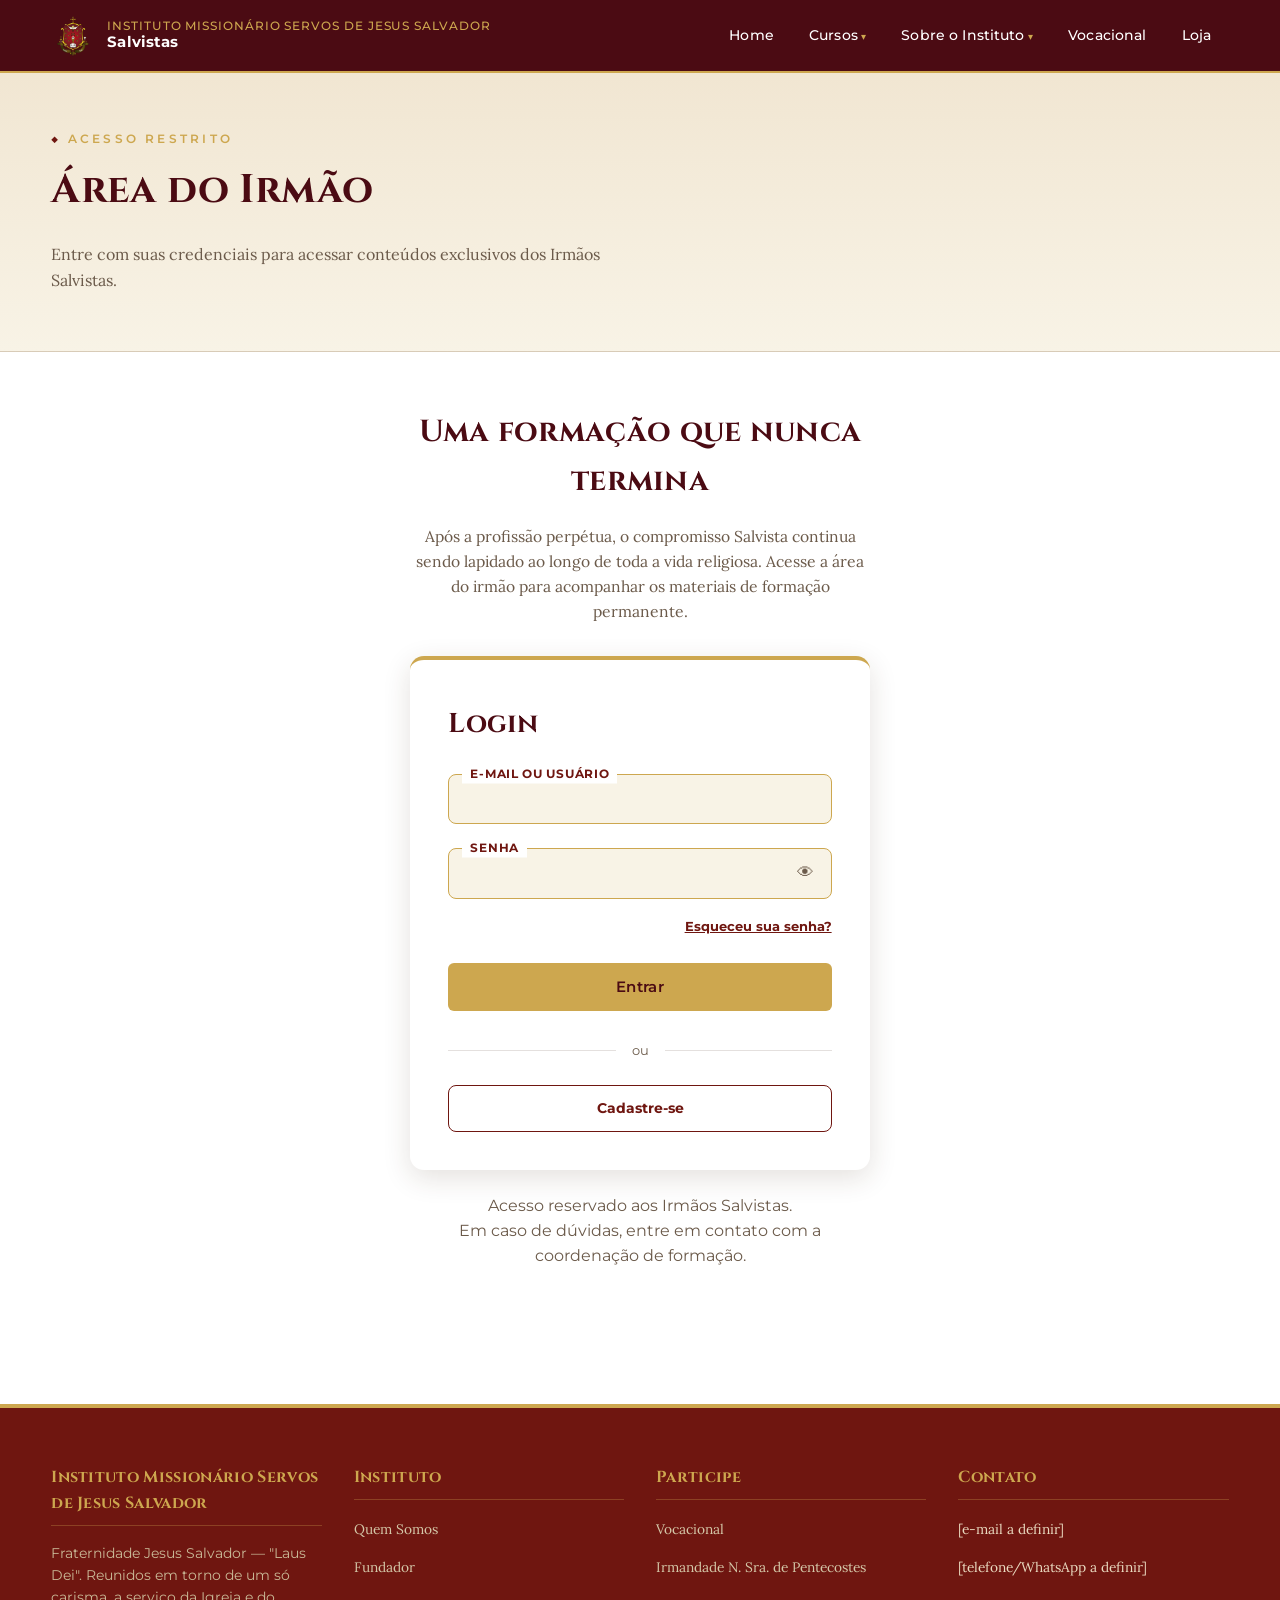
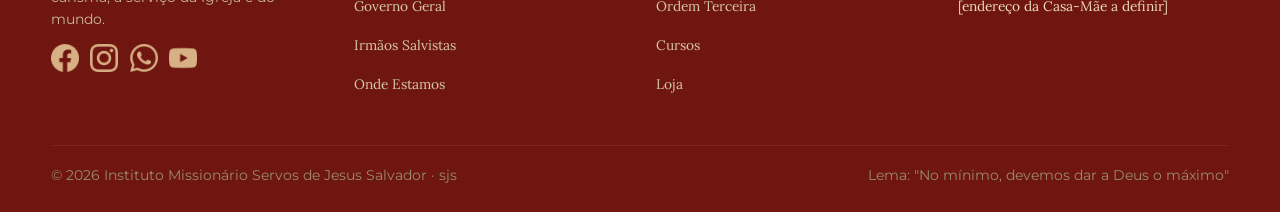
<file: area-do-irmao.html>
<!DOCTYPE html>
<html lang="pt-BR">
<head>
<meta charset="UTF-8">
<meta name="viewport" content="width=device-width, initial-scale=1.0">
<title>Área do Irmão | Instituto Missionário Servos de Jesus Salvador</title>
<meta name="description" content="Acesso à área restrita dos Irmãos Salvistas.">
<link rel="preconnect" href="https://fonts.googleapis.com">
<link rel="preconnect" href="https://fonts.gstatic.com" crossorigin>
<link href="https://fonts.googleapis.com/css2?family=Cinzel:wght@500;600&family=Lora:ital,wght@0,400;0,500;0,600;1,400&family=Montserrat:wght@500;600;700&display=swap" rel="stylesheet">
<link rel="stylesheet" href="formacao-permanente.css">
<link rel="stylesheet" href="index.css">
<style>
  /* --- Bloco de Login (específico desta página) --- */
  .login-section{ padding:3.5rem 0 4.5rem; }
  .login-wrap{
    max-width:460px; margin:0 auto; text-align:center;
  }
  .login-wrap .eyebrow{ display:block; }
  .login-wrap h2{
    font-family:var(--display); font-size:clamp(1.4rem,2.6vw,1.9rem);
    margin-bottom:.6em;
  }
  .login-wrap > p{
    color:var(--tinta-suave); font-size:.98rem; margin-bottom:2rem;
  }

  .login-box{
    background:#fff; border-radius:14px; padding:2.6rem 2.4rem 2.4rem;
    box-shadow:0 8px 28px rgba(67,40,24,.14); border-top:4px solid var(--dourado);
    text-align:left;
  }
  .login-box .box-title{
    font-family:var(--display); font-size:1.7rem; color:var(--vinho-escuro);
    margin-bottom:1.8rem;
  }

  /* campo com label flutuante estilo "notched border" */
  .login-box .field{ margin-bottom:1.5rem; position:relative; }
  .login-box .field label{
    position:absolute; top:0; left:14px; transform:translateY(-50%);
    background:#fff; padding:0 8px;
    font-family:var(--ui); font-style:normal; font-size:.74rem;
    color:var(--vinho); font-weight:700; letter-spacing:.06em; text-transform:uppercase;
    pointer-events:none;
  }
  .login-box input[type="text"],
  .login-box input[type="email"],
  .login-box input[type="password"]{
    width:100%; padding:1rem .95rem .85rem; font-family:var(--ui); font-size:.96rem;
    color:var(--tinta); background:var(--creme); border:1.5px solid var(--dourado);
    border-radius:8px; transition:border-color .25s ease, box-shadow .25s ease;
  }
  .login-box input:focus{
    outline:none; border-color:var(--vinho); box-shadow:0 0 0 3px rgba(111,22,16,.12);
  }
  .login-box .field.invalid input{
    border-color:#a3231d; background:#fdf1f0;
  }
  .login-box .field-error{
    display:none; font-family:var(--ui); font-size:.78rem; font-weight:600;
    color:#a3231d; margin-top:.4rem;
  }
  .login-box .field.invalid .field-error{ display:block; }
  .login-box .field.password{ position:relative; }
  .login-box .toggle-pw{
    position:absolute; right:14px; top:50%; transform:translateY(-50%);
    background:none; border:none; cursor:pointer; font-size:1.05rem;
    color:var(--tinta-suave); line-height:1; padding:.2rem;
  }
  .login-box .toggle-pw:hover{ color:var(--vinho); }

  .login-box .forgot-row{
    text-align:right; margin:-.6rem 0 1.5rem;
  }
  .login-box .forgot-row a{
    font-family:var(--ui); font-size:.84rem; font-weight:700; color:var(--vinho);
    text-decoration:underline;
  }
  .login-box .forgot-row a:hover{ color:var(--vinho-escuro); }

  .login-box .btn{ width:100%; font-size:.94rem; padding:.9rem 1.4rem; letter-spacing:.03em; }

  .login-divider{
    display:flex; align-items:center; gap:1rem; margin:1.8rem 0 1.5rem;
    font-family:var(--ui); font-size:.82rem; color:var(--tinta-suave);
  }
  .login-divider::before, .login-divider::after{
    content:""; flex:1; height:1px; background:var(--linha);
  }

  .login-alt{
    display:block; width:100%; text-align:center; padding:.85rem 1.2rem;
    border:1.5px solid var(--vinho); border-radius:8px; background:#fff;
    font-family:var(--ui); font-weight:700; font-size:.9rem; color:var(--vinho);
    cursor:pointer; margin-bottom:.9rem; transition:all .25s ease;
  }
  .login-alt:last-child{ margin-bottom:0; }
  .login-alt:hover{ background:rgba(111,22,16,.06); }

  .login-msg{
    display:none; font-family:var(--ui); font-size:.84rem; font-weight:600;
    padding:.7rem .9rem; border-radius:6px; margin-bottom:1.3rem;
  }
  .login-msg.show{ display:block; }
  .login-msg.error{ background:rgba(111,22,16,.08); color:var(--vinho); border:1px solid rgba(111,22,16,.25); }

  .login-note{
    text-align:center; font-family:var(--ui); font-size:.78rem; color:var(--tinta-suave);
    margin-top:1.4rem; line-height:1.6;
  }
  /* --- Responsivo --- */
  @media (max-width:480px){
    .login-section{ padding:2.2rem 0 3rem; }
    .login-box{ padding:1.8rem 1.3rem 1.6rem; border-radius:10px; }
    .login-box .box-title{ font-size:1.4rem; margin-bottom:1.3rem; }
    .login-alt{ font-size:.85rem; padding:.75rem 1rem; }
  }
  @media (min-width:1440px){
    .login-wrap{ max-width:520px; }
    .login-box{ padding:3rem 3.1rem 2.8rem; }
  }
</style>
</head>
<body>


<header class="site-header">
  <div class="container header-bar">
    <a href="index.html" class="brand">
      <span class="brand-mark">
        <img src="images/brasao.png" alt="Brasão Salvistas">
      </span>
      <span class="brand-text">
        <span class="eyebrow-brand">Instituto Missionário Servos de Jesus Salvador</span>
        <span class="brand-name">Salvistas</span>
      </span>
    </a>
    <button class="nav-toggle" aria-label="Abrir menu" aria-expanded="false">☰</button>
    <nav class="primary-nav" aria-label="Menu principal">
      <button class="nav-close" aria-label="Fechar menu">✕</button>
      <ul>
        <li class=""><a href="index.html">Home</a></li>
        <li class="has-dropdown">
          <a href="#" class="dropdown-trigger">Cursos</a>
          <div class="dropdown">
            <a href="cursos.html">Cursos</a>
            <a href="formacao-permanente.html">Formação Permanente</a>
          </div>
        </li>
        <li class="has-dropdown">
          <a href="#" class="dropdown-trigger">Sobre o Instituto</a>
          <div class="dropdown">
            <a href="quem-somos.html">Quem Somos</a>
            <a href="fundador.html">Fundador</a>
            <a href="governo-geral.html">Governo Geral</a>
            <a href="irmaos-salvistas.html">Irmãos Salvistas</a>
            <a href="irmandade.html">Irmandade N. Sra. de Pentecostes</a>
            <a href="ordem-terceira.html">Ordem Terceira</a>
            <a href="onde-estamos.html">Onde Estamos</a>
            <a href="doacoes.html">Ajude esta Obra</a>
          </div>
        </li>
        <li class=""><a href="vocacional.html">Vocacional</a></li>
        <li class=""><a href="loja.html">Loja</a></li>
        <li class=""><a href="area-do-irmao.html" class="nav-account"><span class="nav-account-icon"><svg viewBox="0 0 24 24"><path d="M12 12c2.7 0 4.9-2.2 4.9-4.9S14.7 2.2 12 2.2 7.1 4.4 7.1 7.1 9.3 12 12 12zm0 2.5c-3.3 0-9.8 1.6-9.8 4.9v2.4h19.6v-2.4c0-3.3-6.5-4.9-9.8-4.9z"/></svg></span>Área do Irmão</a></li>
      </ul>
    </nav>
  </div>
</header>


<main>
<div class="page-hero">
  <div class="container">
    <p class="eyebrow">Acesso Restrito</p>
    <h1>Área do Irmão</h1>
    <p class="lede" style="max-width:60ch;font-family:var(--serif);color:var(--tinta-suave);">Entre com suas credenciais para acessar conteúdos exclusivos dos Irmãos Salvistas.</p>
  </div>
</div>

<section class="login-section">
  <div class="container">
    <div class="login-wrap">
      <h2>Uma formação que nunca termina</h2>
      <p>Após a profissão perpétua, o compromisso Salvista continua sendo lapidado ao longo de toda a vida religiosa. Acesse a área do irmão para acompanhar os materiais de formação permanente.</p>

      <div class="login-box">
        <h3 class="box-title">Login</h3>

        <div id="loginMsg" class="login-msg error">Usuário ou senha inválidos.</div>

        <form id="loginForm" novalidate>
          <div class="field">
            <label for="usuario">E-mail ou usuário</label>
            <input type="text" id="usuario" name="usuario" autocomplete="username" required>
            <span class="field-error">Preencha este campo.</span>
          </div>

          <div class="field password">
            <label for="senha">Senha</label>
            <input type="password" id="senha" name="senha" autocomplete="current-password" required>
            <button type="button" class="toggle-pw" id="togglePw" aria-label="Mostrar senha">👁</button>
            <span class="field-error">Preencha este campo.</span>
          </div>

          <div class="forgot-row">
            <a href="#">Esqueceu sua senha?</a>
          </div>

          <button type="submit" class="btn btn-gold">Entrar</button>
        </form>

        <div class="login-divider">ou</div>

        <button type="button" class="login-alt" onclick="window.location.href='cadastro.html'">Cadastre-se</button>
      </div>

      <p class="login-note">Acesso reservado aos Irmãos Salvistas.<br>Em caso de dúvidas, entre em contato com a coordenação de formação.</p>
    </div>
  </div>
</section>

</main>


<footer class="site-footer">
  <div class="container">
    <div class="footer-grid">
      <div>
        <h4>Instituto Missionário Servos de Jesus Salvador</h4>
        <p style="font-family:var(--ui);font-size:.85rem;max-width:32ch;">Fraternidade Jesus Salvador — "Laus Dei". Reunidos em torno de um só carisma, a serviço da Igreja e do mundo.</p>
                <div class="social-row" aria-label="Redes sociais">
          <a href="#" aria-label="Facebook">
            <img src="images/facebook.png" alt="Facebook">
          </a>
          <a href="#" aria-label="Instagram">
            <img src="images/instagram.png" alt="Instagram">
          </a>
          <a href="#" aria-label="WhatsApp">
            <img src="images/whatsapp.png" alt="WhatsApp">
          </a>
          <a href="#" aria-label="YouTube">
            <img src="images/youtube.png" alt="YouTube">
          </a>
        </div>
      </div>
      <div>
        <h4>Instituto</h4>
        <ul>
          <li><a href="quem-somos.html">Quem Somos</a></li>
          <li><a href="fundador.html">Fundador</a></li>
          <li><a href="governo-geral.html">Governo Geral</a></li>
          <li><a href="irmaos-salvistas.html">Irmãos Salvistas</a></li>
          <li><a href="onde-estamos.html">Onde Estamos</a></li>
        </ul>
      </div>
      <div>
        <h4>Participe</h4>
        <ul>
          <li><a href="vocacional.html">Vocacional</a></li>
          <li><a href="irmandade.html">Irmandade N. Sra. de Pentecostes</a></li>
          <li><a href="ordem-terceira.html">Ordem Terceira</a></li>
          <li><a href="cursos.html">Cursos</a></li>
          <li><a href="loja.html">Loja</a></li>
        </ul>
      </div>
      <div>
        <h4>Contato</h4>
        <ul>
          <li>[e-mail a definir]</li>
          <li>[telefone/WhatsApp a definir]</li>
          <li>[endereço da Casa-Mãe a definir]</li>
        </ul>
      </div>
    </div>
    <div class="footer-bottom">
      <span>© <span class="js-year"></span> Instituto Missionário Servos de Jesus Salvador · sjs</span>
      <span>Lema: "No mínimo, devemos dar a Deus o máximo"</span>
    </div>
  </div>
</footer>


<script src="script.js"></script>
<script>
  // ---------------------------------------------------------------
  // Login SEM banco de dados: credenciais fixas definidas aqui.
  // Troque "usuario"/"senha" abaixo pelas credenciais reais desejadas.
  // Isso é apenas uma trava simples no navegador — não é seguro para
  // proteger conteúdo sigiloso, pois qualquer pessoa pode ver o código
  // fonte. Para segurança real, é necessário um backend/login server-side.
  // ---------------------------------------------------------------
  // ---------------------------------------------------------------
  // Login "falso" SEM banco de dados: como não há backend para
  // conferir usuário/senha de verdade, qualquer preenchimento nos
  // dois campos é aceito como login válido. Isso só serve para
  // simular a experiência de estar logado (liberar menus/páginas);
  // não protege dado nenhum de verdade.
  // ---------------------------------------------------------------

  const form = document.getElementById('loginForm');
  const msg = document.getElementById('loginMsg');

  // Mostrar/ocultar senha
  const togglePw = document.getElementById('togglePw');
  const senhaInput = document.getElementById('senha');
  togglePw.addEventListener('click', function(){
    const isPassword = senhaInput.type === 'password';
    senhaInput.type = isPassword ? 'text' : 'password';
    togglePw.textContent = isPassword ? '🙈' : '👁';
  });

  form.addEventListener('submit', function(e){
    e.preventDefault();
    msg.classList.remove('show');

    const usuarioField = document.getElementById('usuario').closest('.field');
    const senhaField = document.getElementById('senha').closest('.field');
    const usuario = document.getElementById('usuario').value.trim();
    const senha = document.getElementById('senha').value;

    // Marca campos vazios, mostrando onde falta preencher
    usuarioField.classList.toggle('invalid', usuario === '');
    senhaField.classList.toggle('invalid', senha === '');

    if(usuario === '' || senha === ''){
      return; // não segue enquanto faltar campo
    }

    // Qualquer usuário/senha preenchidos = login aceito
    sessionStorage.setItem('salvistas_logado', '1');
    sessionStorage.setItem('salvistas_usuario', usuario);
    window.location.href = 'formacao-permanente.html';
  });

  // Remove o destaque de "campo obrigatório" assim que a pessoa começa a digitar
  ['usuario','senha'].forEach(function(id){
    document.getElementById(id).addEventListener('input', function(){
      this.closest('.field').classList.remove('invalid');
    });
  });
</script>
</body>
</html>
</file>
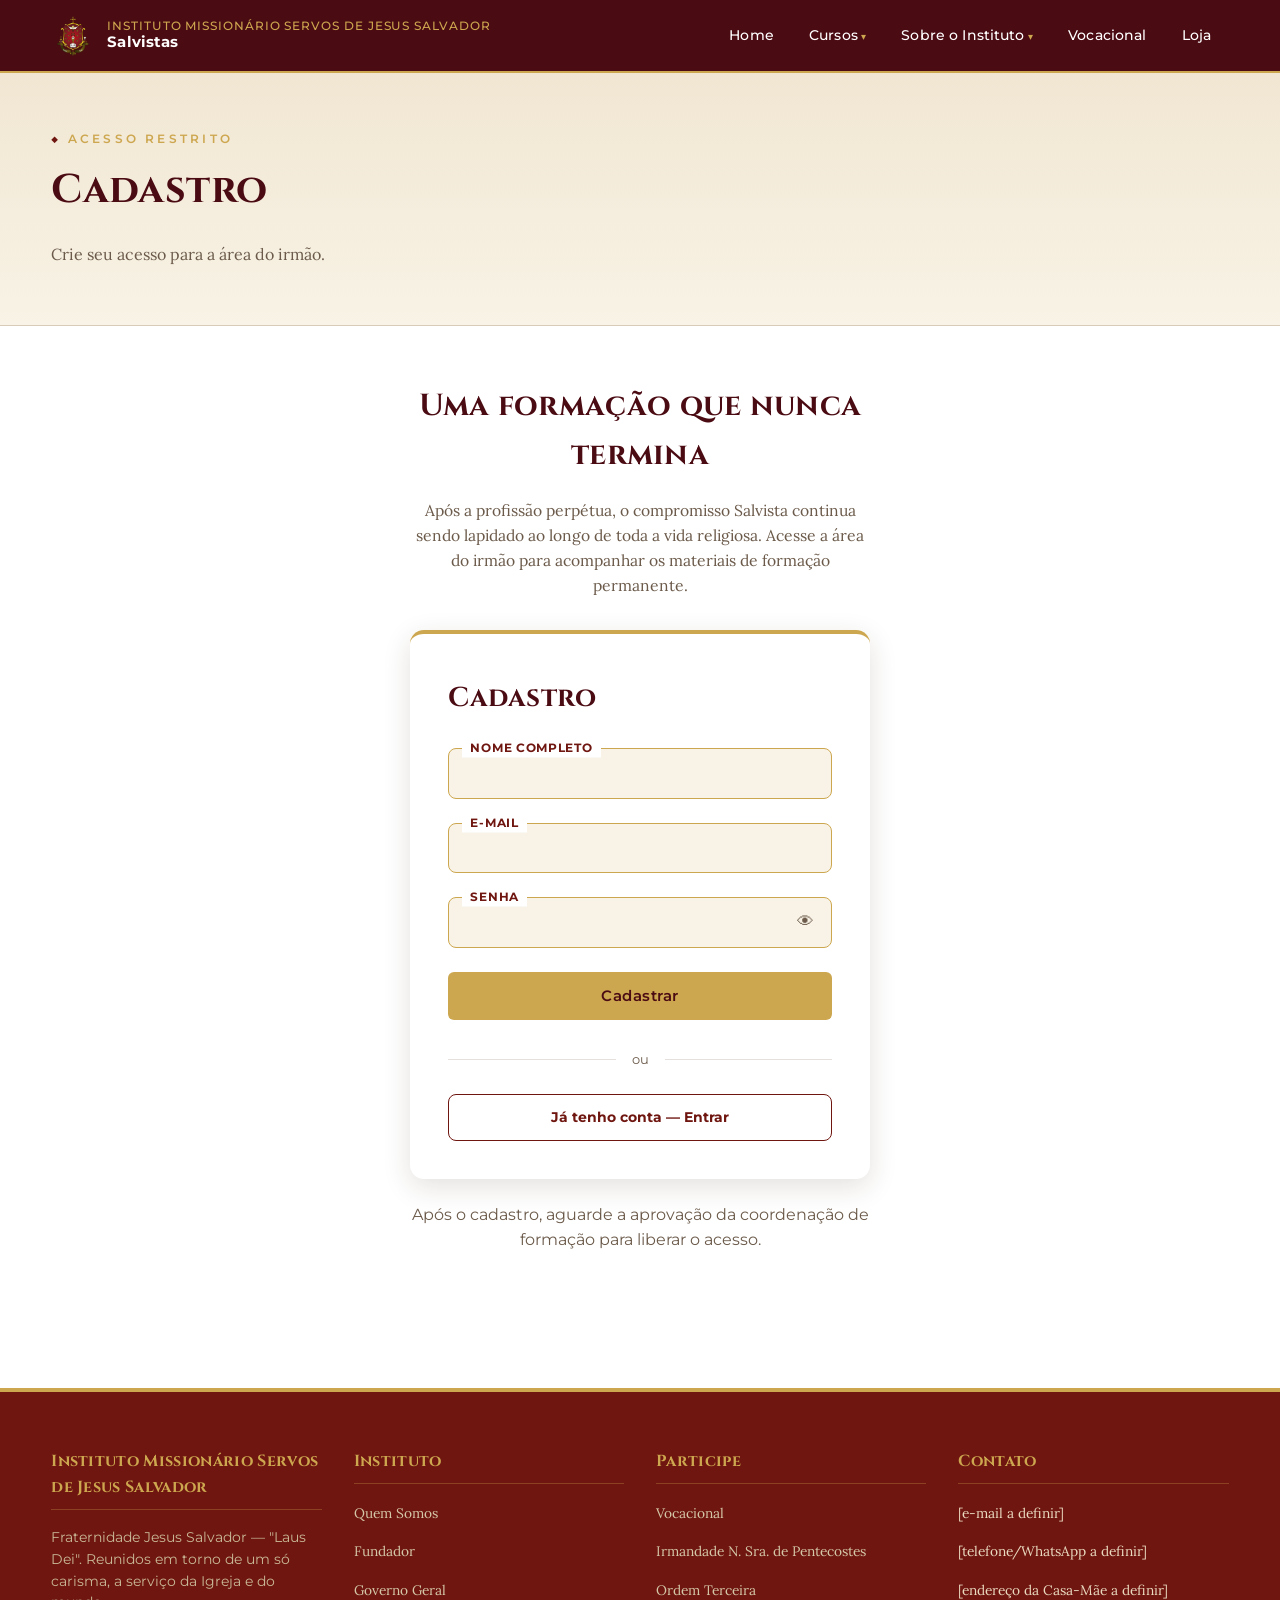
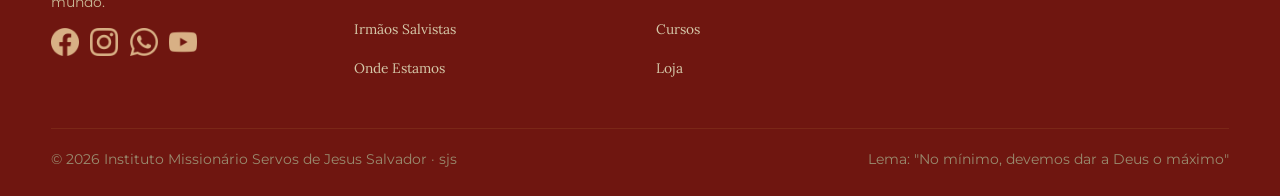
<file: cadastro.html>
<!DOCTYPE html>
<html lang="pt-BR">
<head>
<meta charset="UTF-8">
<meta name="viewport" content="width=device-width, initial-scale=1.0">
<title>Cadastro | Instituto Missionário Servos de Jesus Salvador</title>
<meta name="description" content="Cadastro de acesso à área restrita dos Irmãos Salvistas.">
<link rel="preconnect" href="https://fonts.googleapis.com">
<link rel="preconnect" href="https://fonts.gstatic.com" crossorigin>
<link href="https://fonts.googleapis.com/css2?family=Cinzel:wght@500;600&family=Lora:ital,wght@0,400;0,500;0,600;1,400&family=Montserrat:wght@500;600;700&display=swap" rel="stylesheet">
<link rel="stylesheet" href="formacao-permanente.css">
<link rel="stylesheet" href="index.css">
<style>
  /* --- Bloco de Login (específico desta página) --- */
  .login-section{ padding:3.5rem 0 4.5rem; }
  .login-wrap{
    max-width:460px; margin:0 auto; text-align:center;
  }
  .login-wrap .eyebrow{ display:block; }
  .login-wrap h2{
    font-family:var(--display); font-size:clamp(1.4rem,2.6vw,1.9rem);
    margin-bottom:.6em;
  }
  .login-wrap > p{
    color:var(--tinta-suave); font-size:.98rem; margin-bottom:2rem;
  }

  .login-box{
    background:#fff; border-radius:14px; padding:2.6rem 2.4rem 2.4rem;
    box-shadow:0 8px 28px rgba(67,40,24,.14); border-top:4px solid var(--dourado);
    text-align:left;
  }
  .login-box .box-title{
    font-family:var(--display); font-size:1.7rem; color:var(--vinho-escuro);
    margin-bottom:1.8rem;
  }

  /* campo com label flutuante estilo "notched border" */
  .login-box .field{ margin-bottom:1.5rem; position:relative; }
  .login-box .field label{
    position:absolute; top:0; left:14px; transform:translateY(-50%);
    background:#fff; padding:0 8px;
    font-family:var(--ui); font-style:normal; font-size:.74rem;
    color:var(--vinho); font-weight:700; letter-spacing:.06em; text-transform:uppercase;
    pointer-events:none;
  }
  .login-box input[type="text"],
  .login-box input[type="email"],
  .login-box input[type="password"]{
    width:100%; padding:1rem .95rem .85rem; font-family:var(--ui); font-size:.96rem;
    color:var(--tinta); background:var(--creme); border:1.5px solid var(--dourado);
    border-radius:8px; transition:border-color .25s ease, box-shadow .25s ease;
  }
  .login-box input:focus{
    outline:none; border-color:var(--vinho); box-shadow:0 0 0 3px rgba(111,22,16,.12);
  }
  .login-box .field.invalid input{
    border-color:#a3231d; background:#fdf1f0;
  }
  .login-box .field-error{
    display:none; font-family:var(--ui); font-size:.78rem; font-weight:600;
    color:#a3231d; margin-top:.4rem;
  }
  .login-box .field.invalid .field-error{ display:block; }
  .login-box .field.password{ position:relative; }
  .login-box .toggle-pw{
    position:absolute; right:14px; top:50%; transform:translateY(-50%);
    background:none; border:none; cursor:pointer; font-size:1.05rem;
    color:var(--tinta-suave); line-height:1; padding:.2rem;
  }
  .login-box .toggle-pw:hover{ color:var(--vinho); }

  .login-box .forgot-row{
    text-align:right; margin:-.6rem 0 1.5rem;
  }
  .login-box .forgot-row a{
    font-family:var(--ui); font-size:.84rem; font-weight:700; color:var(--vinho);
    text-decoration:underline;
  }
  .login-box .forgot-row a:hover{ color:var(--vinho-escuro); }

  .login-box .btn{ width:100%; font-size:.94rem; padding:.9rem 1.4rem; letter-spacing:.03em; }

  .login-divider{
    display:flex; align-items:center; gap:1rem; margin:1.8rem 0 1.5rem;
    font-family:var(--ui); font-size:.82rem; color:var(--tinta-suave);
  }
  .login-divider::before, .login-divider::after{
    content:""; flex:1; height:1px; background:var(--linha);
  }

  .login-alt{
    display:block; width:100%; text-align:center; padding:.85rem 1.2rem;
    border:1.5px solid var(--vinho); border-radius:8px; background:#fff;
    font-family:var(--ui); font-weight:700; font-size:.9rem; color:var(--vinho);
    cursor:pointer; margin-bottom:.9rem; transition:all .25s ease;
  }
  .login-alt:last-child{ margin-bottom:0; }
  .login-alt:hover{ background:rgba(111,22,16,.06); }

  .login-msg{
    display:none; font-family:var(--ui); font-size:.84rem; font-weight:600;
    padding:.7rem .9rem; border-radius:6px; margin-bottom:1.3rem;
  }
  .login-msg.show{ display:block; }
  .login-msg.error{ background:rgba(111,22,16,.08); color:var(--vinho); border:1px solid rgba(111,22,16,.25); }

  .login-note{
    text-align:center; font-family:var(--ui); font-size:.78rem; color:var(--tinta-suave);
    margin-top:1.4rem; line-height:1.6;
  }
  /* --- Responsivo --- */
  @media (max-width:480px){
    .login-section{ padding:2.2rem 0 3rem; }
    .login-box{ padding:1.8rem 1.3rem 1.6rem; border-radius:10px; }
    .login-box .box-title{ font-size:1.4rem; margin-bottom:1.3rem; }
    .login-alt{ font-size:.85rem; padding:.75rem 1rem; }
  }
  @media (min-width:1440px){
    .login-wrap{ max-width:520px; }
    .login-box{ padding:3rem 3.1rem 2.8rem; }
  }
</style>
</head>
<body>


<header class="site-header">
  <div class="container header-bar">
    <a href="index.html" class="brand">
      <span class="brand-mark">
        <img src="images/brasao.png" alt="Brasão Salvistas">
      </span>
      <span class="brand-text">
        <span class="eyebrow-brand">Instituto Missionário Servos de Jesus Salvador</span>
        <span class="brand-name">Salvistas</span>
      </span>
    </a>
    <button class="nav-toggle" aria-label="Abrir menu" aria-expanded="false">☰</button>
    <nav class="primary-nav" aria-label="Menu principal">
      <button class="nav-close" aria-label="Fechar menu">✕</button>
      <ul>
        <li class=""><a href="index.html">Home</a></li>
        <li class="has-dropdown">
          <a href="#" class="dropdown-trigger">Cursos</a>
          <div class="dropdown">
            <a href="cursos.html">Cursos</a>
            <a href="formacao-permanente.html">Formação Permanente</a>
          </div>
        </li>
        <li class="has-dropdown">
          <a href="#" class="dropdown-trigger">Sobre o Instituto</a>
          <div class="dropdown">
            <a href="quem-somos.html">Quem Somos</a>
            <a href="fundador.html">Fundador</a>
            <a href="governo-geral.html">Governo Geral</a>
            <a href="irmaos-salvistas.html">Irmãos Salvistas</a>
            <a href="irmandade.html">Irmandade N. Sra. de Pentecostes</a>
            <a href="ordem-terceira.html">Ordem Terceira</a>
            <a href="onde-estamos.html">Onde Estamos</a>
            <a href="doacoes.html">Ajude esta Obra</a>
          </div>
        </li>
        <li class=""><a href="vocacional.html">Vocacional</a></li>
        <li class=""><a href="loja.html">Loja</a></li>
        <li class=""><a href="area-do-irmao.html" class="nav-account"><span class="nav-account-icon"><svg viewBox="0 0 24 24"><path d="M12 12c2.7 0 4.9-2.2 4.9-4.9S14.7 2.2 12 2.2 7.1 4.4 7.1 7.1 9.3 12 12 12zm0 2.5c-3.3 0-9.8 1.6-9.8 4.9v2.4h19.6v-2.4c0-3.3-6.5-4.9-9.8-4.9z"/></svg></span>Área do Irmão</a></li>
      </ul>
    </nav>
  </div>
</header>


<main>
<div class="page-hero">
  <div class="container">
    <p class="eyebrow">Acesso Restrito</p>
    <h1>Cadastro</h1>
    <p class="lede" style="max-width:60ch;font-family:var(--serif);color:var(--tinta-suave);">Crie seu acesso para a área do irmão.</p>
  </div>
</div>

<section class="login-section">
  <div class="container">
    <div class="login-wrap">
      <h2>Uma formação que nunca termina</h2>
      <p>Após a profissão perpétua, o compromisso Salvista continua sendo lapidado ao longo de toda a vida religiosa. Acesse a área do irmão para acompanhar os materiais de formação permanente.</p>

      <div class="login-box">
        <h3 class="box-title">Cadastro</h3>

        <div id="loginMsg" class="login-msg error">Não foi possível concluir o cadastro. Confira os dados.</div>

        <form id="loginForm" novalidate>
          <div class="field">
            <label for="nome">Nome completo</label>
            <input type="text" id="nome" name="nome" autocomplete="name" required>
            <span class="field-error">Preencha este campo.</span>
          </div>

          <div class="field">
            <label for="usuario">E-mail</label>
            <input type="text" id="usuario" name="usuario" autocomplete="email" required>
            <span class="field-error">Preencha este campo.</span>
          </div>

          <div class="field password">
            <label for="senha">Senha</label>
            <input type="password" id="senha" name="senha" autocomplete="new-password" required>
            <button type="button" class="toggle-pw" id="togglePw" aria-label="Mostrar senha">👁</button>
            <span class="field-error">Preencha este campo.</span>
          </div>

          <button type="submit" class="btn btn-gold">Cadastrar</button>
        </form>

        <div class="login-divider">ou</div>

        <button type="button" class="login-alt" onclick="window.location.href='area-do-irmao.html'">Já tenho conta — Entrar</button>
      </div>

      <p class="login-note">Após o cadastro, aguarde a aprovação da coordenação de formação para liberar o acesso.</p>
    </div>
  </div>
</section>

</main>


<footer class="site-footer">
  <div class="container">
    <div class="footer-grid">
      <div>
        <h4>Instituto Missionário Servos de Jesus Salvador</h4>
        <p style="font-family:var(--ui);font-size:.85rem;max-width:32ch;">Fraternidade Jesus Salvador — "Laus Dei". Reunidos em torno de um só carisma, a serviço da Igreja e do mundo.</p>
                <div class="social-row" aria-label="Redes sociais">
          <a href="#" aria-label="Facebook">
            <img src="images/facebook.png" alt="Facebook">
          </a>
          <a href="#" aria-label="Instagram">
            <img src="images/instagram.png" alt="Instagram">
          </a>
          <a href="#" aria-label="WhatsApp">
            <img src="images/whatsapp.png" alt="WhatsApp">
          </a>
          <a href="#" aria-label="YouTube">
            <img src="images/youtube.png" alt="YouTube">
          </a>
        </div>
      </div>
      <div>
        <h4>Instituto</h4>
        <ul>
          <li><a href="quem-somos.html">Quem Somos</a></li>
          <li><a href="fundador.html">Fundador</a></li>
          <li><a href="governo-geral.html">Governo Geral</a></li>
          <li><a href="irmaos-salvistas.html">Irmãos Salvistas</a></li>
          <li><a href="onde-estamos.html">Onde Estamos</a></li>
        </ul>
      </div>
      <div>
        <h4>Participe</h4>
        <ul>
          <li><a href="vocacional.html">Vocacional</a></li>
          <li><a href="irmandade.html">Irmandade N. Sra. de Pentecostes</a></li>
          <li><a href="ordem-terceira.html">Ordem Terceira</a></li>
          <li><a href="cursos.html">Cursos</a></li>
          <li><a href="loja.html">Loja</a></li>
        </ul>
      </div>
      <div>
        <h4>Contato</h4>
        <ul>
          <li>[e-mail a definir]</li>
          <li>[telefone/WhatsApp a definir]</li>
          <li>[endereço da Casa-Mãe a definir]</li>
        </ul>
      </div>
    </div>
    <div class="footer-bottom">
      <span>© <span class="js-year"></span> Instituto Missionário Servos de Jesus Salvador · sjs</span>
      <span>Lema: "No mínimo, devemos dar a Deus o máximo"</span>
    </div>
  </div>
</footer>


<script src="script.js"></script>
<script>
  // ---------------------------------------------------------------
  // Login SEM banco de dados: credenciais fixas definidas aqui.
  // Troque "usuario"/"senha" abaixo pelas credenciais reais desejadas.
  // Isso é apenas uma trava simples no navegador — não é seguro para
  // proteger conteúdo sigiloso, pois qualquer pessoa pode ver o código
  // fonte. Para segurança real, é necessário um backend/login server-side.
  // ---------------------------------------------------------------
  // ---------------------------------------------------------------
  // Cadastro SEM banco de dados: aqui é só uma simulação no navegador.
  // Para funcionar de verdade (salvar cadastros), é necessário um backend.
  // ---------------------------------------------------------------

  const form = document.getElementById('loginForm');
  const msg = document.getElementById('loginMsg');

  // Mostrar/ocultar senha
  const togglePw = document.getElementById('togglePw');
  const senhaInput = document.getElementById('senha');
  togglePw.addEventListener('click', function(){
    const isPassword = senhaInput.type === 'password';
    senhaInput.type = isPassword ? 'text' : 'password';
    togglePw.textContent = isPassword ? '🙈' : '👁';
  });

  form.addEventListener('submit', function(e){
    e.preventDefault();
    msg.classList.remove('show');

    const nomeField = document.getElementById('nome').closest('.field');
    const usuarioField = document.getElementById('usuario').closest('.field');
    const senhaField = document.getElementById('senha').closest('.field');
    const nome = document.getElementById('nome').value.trim();
    const usuario = document.getElementById('usuario').value.trim();
    const senha = document.getElementById('senha').value;

    // Marca campos vazios, mostrando exatamente onde falta preencher
    nomeField.classList.toggle('invalid', nome === '');
    usuarioField.classList.toggle('invalid', usuario === '');
    senhaField.classList.toggle('invalid', senha === '');

    if(nome === '' || usuario === '' || senha === ''){
      return; // não segue enquanto faltar campo
    }

    // Sem backend: aqui só confirma visualmente o envio do cadastro.
    alert('Cadastro enviado! Em breve a coordenação entrará em contato.');
    window.location.href = 'area-do-irmao.html';
  });

  // Remove o destaque de "campo obrigatório" assim que a pessoa começa a digitar
  ['nome','usuario','senha'].forEach(function(id){
    document.getElementById(id).addEventListener('input', function(){
      this.closest('.field').classList.remove('invalid');
    });
  });
</script>
</body>
</html>
</file>
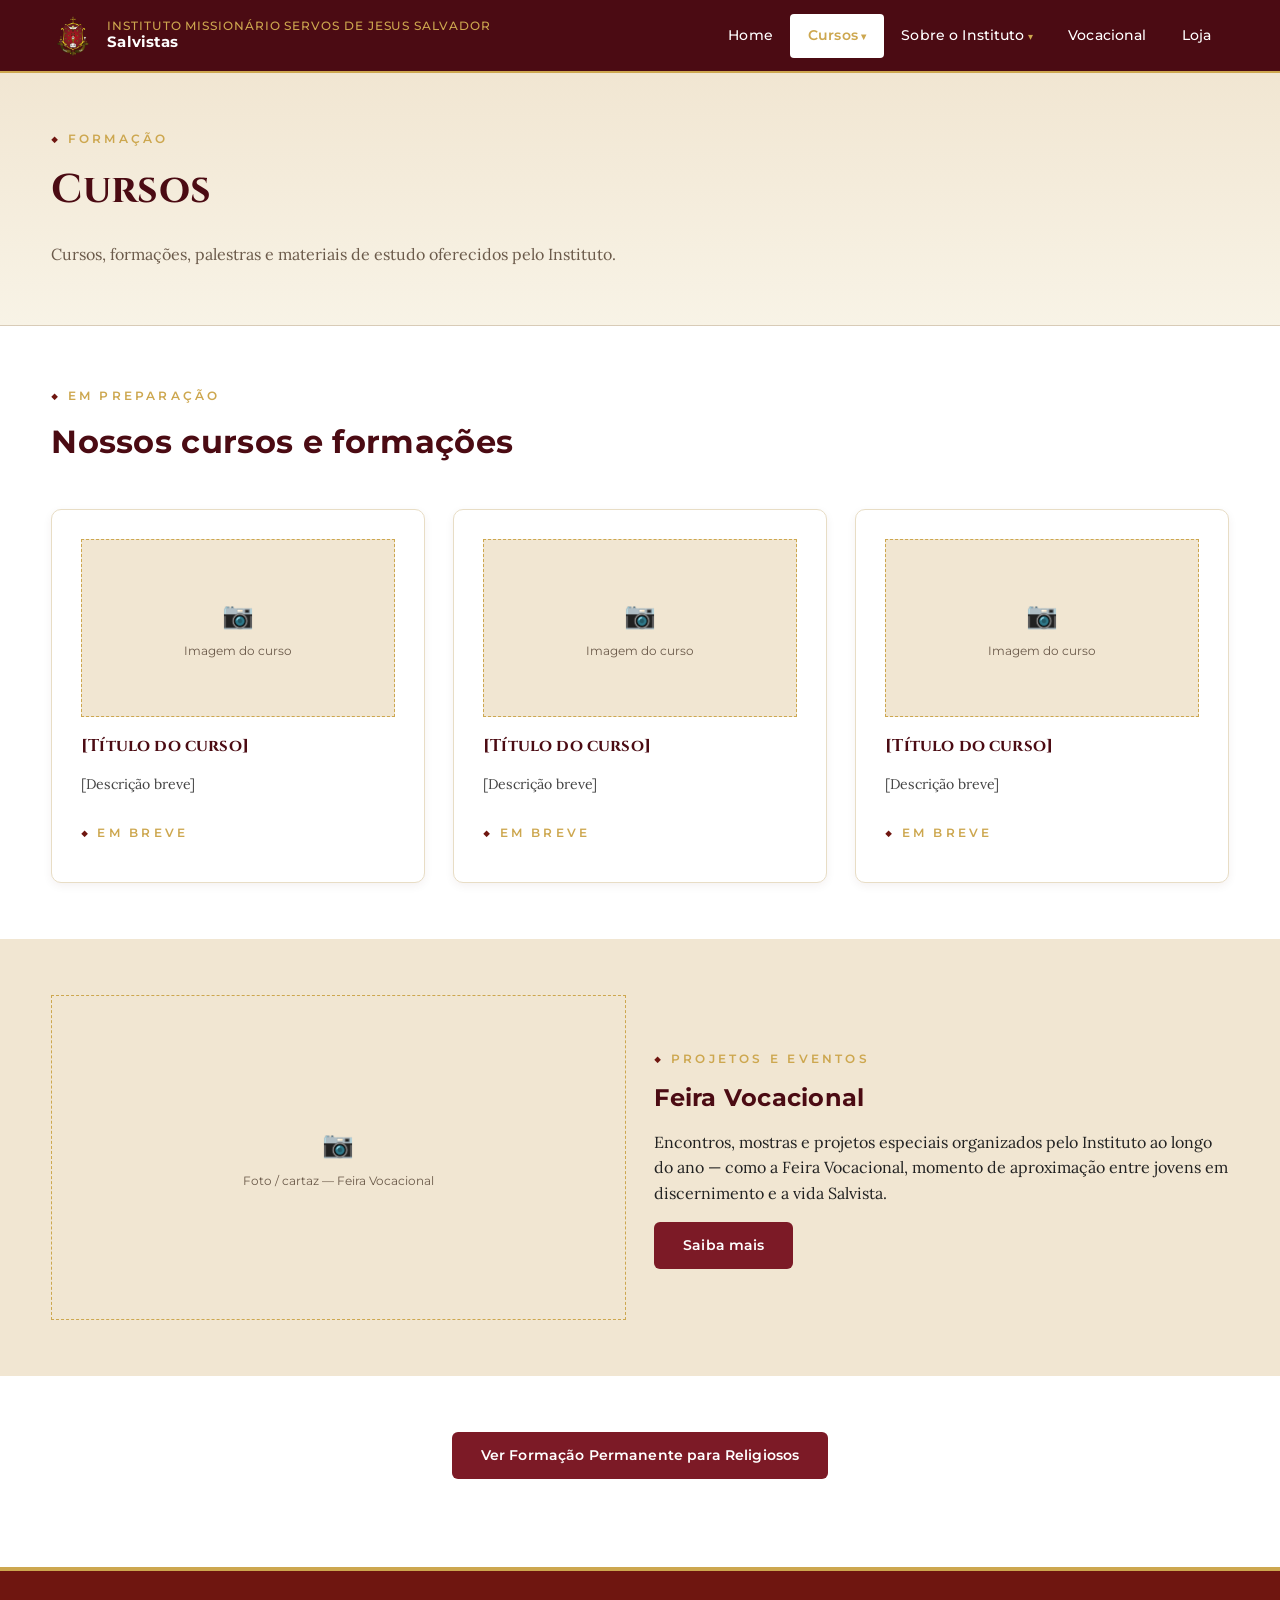
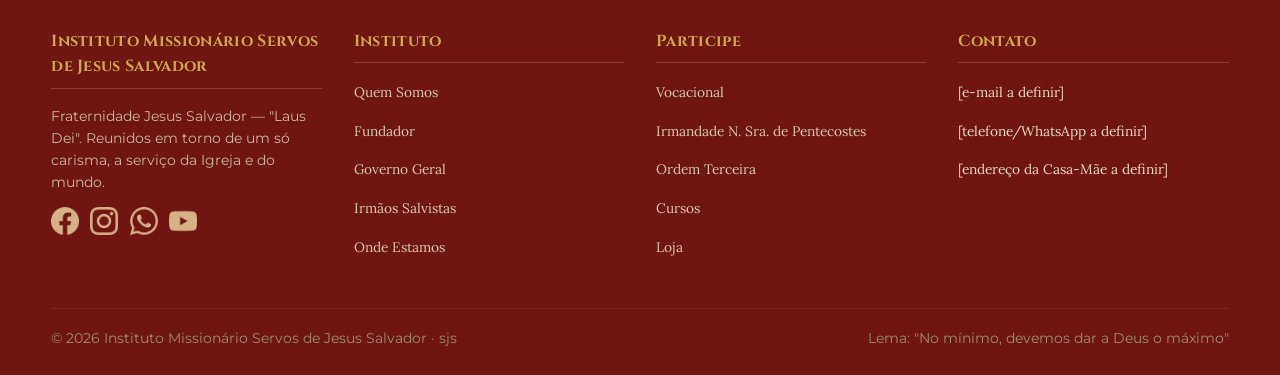
<file: cursos.html>
<!DOCTYPE html>
<html lang="pt-BR">
<head>
<meta charset="UTF-8">
<meta name="viewport" content="width=device-width, initial-scale=1.0">
<title>Cursos | Instituto Missionário Servos de Jesus Salvador</title>
<meta name="description" content="Cursos, formações e palestras do Instituto Missionário Servos de Jesus Salvador.">
<link rel="preconnect" href="https://fonts.googleapis.com">
<link rel="preconnect" href="https://fonts.gstatic.com" crossorigin>
<link href="https://fonts.googleapis.com/css2?family=Cinzel:wght@500;600&family=Lora:ital,wght@0,400;0,500;0,600;1,400&family=Montserrat:wght@500;600;700&display=swap" rel="stylesheet">
<link rel="stylesheet" href="cursos.css">
<link rel="stylesheet" href="index.css">
</head>
<body>


<header class="site-header">
  <div class="container header-bar">
    <a href="index.html" class="brand">
      <span class="brand-mark">
        <img src="images/brasao.png" alt="Brasão Salvistas">
      </span>
      <span class="brand-text">
        <span class="eyebrow-brand">Instituto Missionário Servos de Jesus Salvador</span>
        <span class="brand-name">Salvistas</span>
      </span>
    </a>
    <button class="nav-toggle" aria-label="Abrir menu" aria-expanded="false">☰</button>
    <nav class="primary-nav" aria-label="Menu principal">
      <button class="nav-close" aria-label="Fechar menu">✕</button>
      <ul>
        <li class=""><a href="index.html">Home</a></li>
        <li class="has-dropdown active">
          <a href="#" class="dropdown-trigger">Cursos</a>
          <div class="dropdown">
            <a href="cursos.html">Cursos</a>
            <a href="formacao-permanente.html">Formação Permanente</a>
          </div>
        </li>
        <li class="has-dropdown">
          <a href="#" class="dropdown-trigger">Sobre o Instituto</a>
          <div class="dropdown">
            <a href="quem-somos.html">Quem Somos</a>
            <a href="fundador.html">Fundador</a>
            <a href="governo-geral.html">Governo Geral</a>
            <a href="irmaos-salvistas.html">Irmãos Salvistas</a>
            <a href="irmandade.html">Irmandade N. Sra. de Pentecostes</a>
            <a href="ordem-terceira.html">Ordem Terceira</a>
            <a href="onde-estamos.html">Onde Estamos</a>
            <a href="doacoes.html">Ajude esta Obra</a>
          </div>
        </li>
        <li class=""><a href="vocacional.html">Vocacional</a></li>
        <li class=""><a href="loja.html">Loja</a></li>
        <li class=""><a href="area-do-irmao.html" class="nav-account"><span class="nav-account-icon"><svg viewBox="0 0 24 24"><path d="M12 12c2.7 0 4.9-2.2 4.9-4.9S14.7 2.2 12 2.2 7.1 4.4 7.1 7.1 9.3 12 12 12zm0 2.5c-3.3 0-9.8 1.6-9.8 4.9v2.4h19.6v-2.4c0-3.3-6.5-4.9-9.8-4.9z"/></svg></span>Área do Irmão</a></li>
      </ul>
    </nav>
  </div>
</header>


<main>
<div class="page-hero">
  <div class="container">
    <p class="eyebrow">Formação</p>
    <h1>Cursos</h1>
    <p class="lede" style="max-width:60ch;font-family:var(--serif);color:var(--tinta-suave);">Cursos, formações, palestras e materiais de estudo oferecidos pelo Instituto.</p>
  </div>
</div>


<section>
  <div class="container">
    <div class="section-head"><p class="eyebrow">Em preparação</p><h2>Nossos cursos e formações</h2></div>
    <div class="grid grid-3">
      <div class="card"><div class="placeholder wide"><div class="ph-inner"><span class="ph-icon">📷</span><span>Imagem do curso</span></div></div><h3 style="margin-top:1rem;">[Título do curso]</h3><p style="font-size:.88rem;">[Descrição breve]</p><span class="eyebrow" style="margin-top:.6rem;">Em breve</span></div>
      <div class="card"><div class="placeholder wide"><div class="ph-inner"><span class="ph-icon">📷</span><span>Imagem do curso</span></div></div><h3 style="margin-top:1rem;">[Título do curso]</h3><p style="font-size:.88rem;">[Descrição breve]</p><span class="eyebrow" style="margin-top:.6rem;">Em breve</span></div>
      <div class="card"><div class="placeholder wide"><div class="ph-inner"><span class="ph-icon">📷</span><span>Imagem do curso</span></div></div><h3 style="margin-top:1rem;">[Título do curso]</h3><p style="font-size:.88rem;">[Descrição breve]</p><span class="eyebrow" style="margin-top:.6rem;">Em breve</span></div>
    </div>
  </div>
</section>


<section class="tint">
  <div class="container grid grid-2" style="align-items:center;">
    <div class="placeholder wide"><div class="ph-inner"><span class="ph-icon">📷</span><span>Foto / cartaz — Feira Vocacional</span></div></div>
    <div>
      <p class="eyebrow">Projetos e eventos</p>
      <h2>Feira Vocacional</h2>
      <p>Encontros, mostras e projetos especiais organizados pelo Instituto ao longo do ano — como a Feira Vocacional, momento de aproximação entre jovens em discernimento e a vida Salvista.</p>
      <a href="#vocacional" class="btn">Saiba mais</a>
    </div>
  </div>
</section>


<section>
  <div class="container" style="text-align:center;">
    <a href="formacao-permanente.html" class="btn btn-solid">Ver Formação Permanente para Religiosos</a>
  </div>
</section>

</main>


<footer class="site-footer">
  <div class="container">
    <div class="footer-grid">
      <div>
        <h4>Instituto Missionário Servos de Jesus Salvador</h4>
        <p style="font-family:var(--ui);font-size:.85rem;max-width:32ch;">Fraternidade Jesus Salvador — "Laus Dei". Reunidos em torno de um só carisma, a serviço da Igreja e do mundo.</p>
               <div class="social-row" aria-label="Redes sociais">
          <a href="#" aria-label="Facebook">
            <img src="images/facebook.png" alt="Facebook">
          </a>
          <a href="#" aria-label="Instagram">
            <img src="images/instagram.png" alt="Instagram">
          </a>
          <a href="#" aria-label="WhatsApp">
            <img src="images/whatsapp.png" alt="WhatsApp">
          </a>
          <a href="#" aria-label="YouTube">
            <img src="images/youtube.png" alt="YouTube">
          </a>
        </div>
      </div>
      <div>
        <h4>Instituto</h4>
        <ul>
          <li><a href="quem-somos.html">Quem Somos</a></li>
          <li><a href="fundador.html">Fundador</a></li>
          <li><a href="governo-geral.html">Governo Geral</a></li>
          <li><a href="irmaos-salvistas.html">Irmãos Salvistas</a></li>
          <li><a href="onde-estamos.html">Onde Estamos</a></li>
        </ul>
      </div>
      <div>
        <h4>Participe</h4>
        <ul>
          <li><a href="vocacional.html">Vocacional</a></li>
          <li><a href="irmandade.html">Irmandade N. Sra. de Pentecostes</a></li>
          <li><a href="ordem-terceira.html">Ordem Terceira</a></li>
          <li><a href="cursos.html">Cursos</a></li>
          <li><a href="loja.html">Loja</a></li>
        </ul>
      </div>
      <div>
        <h4>Contato</h4>
        <ul>
          <li>[e-mail a definir]</li>
          <li>[telefone/WhatsApp a definir]</li>
          <li>[endereço da Casa-Mãe a definir]</li>
        </ul>
      </div>
    </div>
    <div class="footer-bottom">
      <span>© <span class="js-year"></span> Instituto Missionário Servos de Jesus Salvador · sjs</span>
      <span>Lema: "No mínimo, devemos dar a Deus o máximo"</span>
    </div>
  </div>
</footer>


<script src="script.js"></script>
</body>
</html>
</file>
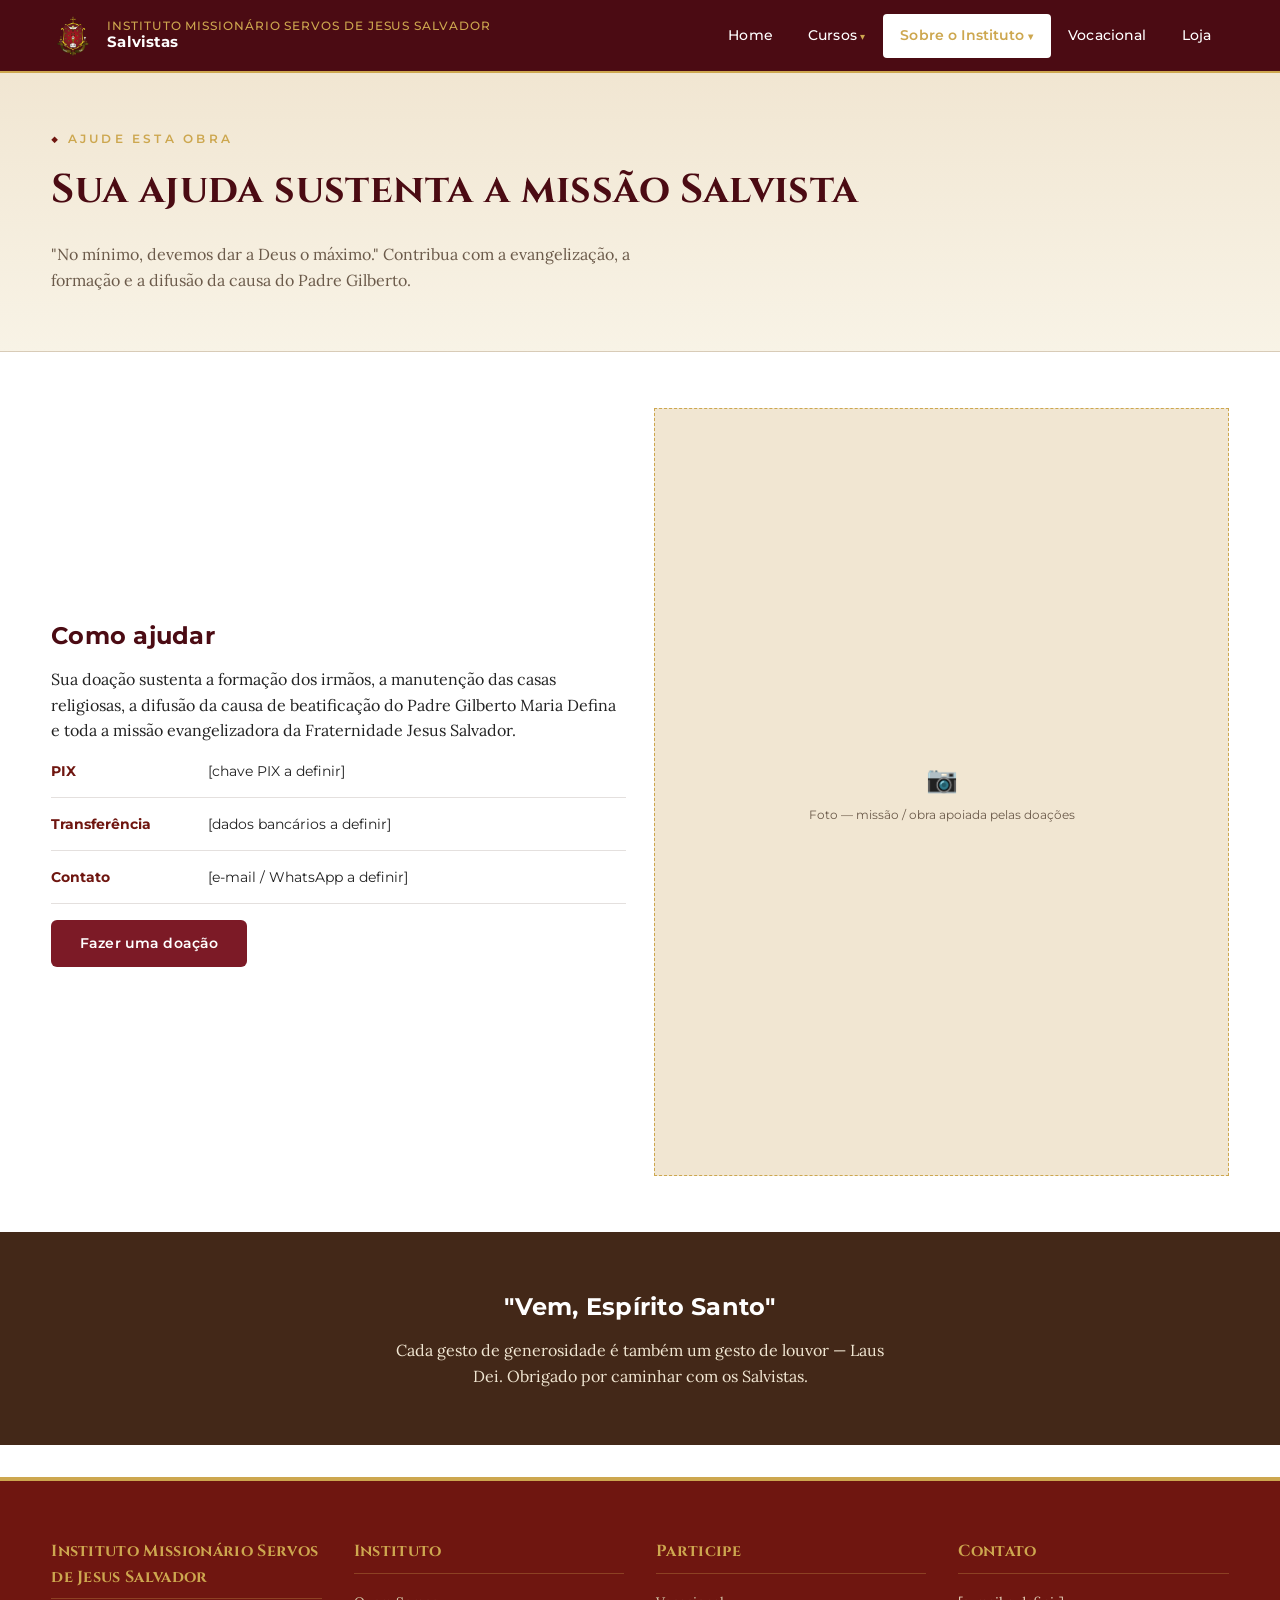
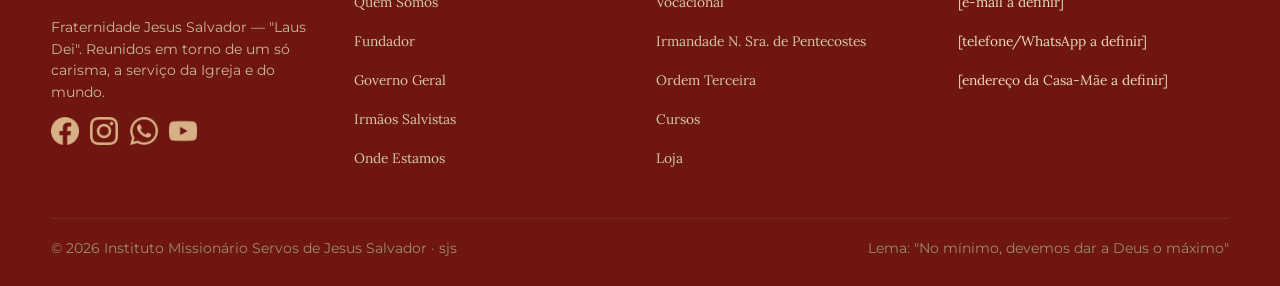
<file: doacoes.html>
<!DOCTYPE html>
<html lang="pt-BR">
<head>
<meta charset="UTF-8">
<meta name="viewport" content="width=device-width, initial-scale=1.0">
<title>Ajude esta Obra | Instituto Missionário Servos de Jesus Salvador</title>
<meta name="description" content="Contribua com a missão do Instituto Missionário Servos de Jesus Salvador.">
<link rel="preconnect" href="https://fonts.googleapis.com">
<link rel="preconnect" href="https://fonts.gstatic.com" crossorigin>
<link href="https://fonts.googleapis.com/css2?family=Cinzel:wght@500;600&family=Lora:ital,wght@0,400;0,500;0,600;1,400&family=Montserrat:wght@500;600;700&display=swap" rel="stylesheet">
<link rel="stylesheet" href="doacoes.css">
<link rel="stylesheet" href="index.css">
</head>
<body>


<header class="site-header">
  <div class="container header-bar">
    <a href="index.html" class="brand">
      <span class="brand-mark">
        <img src="images/brasao.png" alt="Brasão Salvistas">
      </span>
      <span class="brand-text">
        <span class="eyebrow-brand">Instituto Missionário Servos de Jesus Salvador</span>
        <span class="brand-name">Salvistas</span>
      </span>
    </a>
    <button class="nav-toggle" aria-label="Abrir menu" aria-expanded="false">☰</button>
    <nav class="primary-nav" aria-label="Menu principal">
      <button class="nav-close" aria-label="Fechar menu">✕</button>
      <ul>
        <li class=""><a href="index.html">Home</a></li>
        <li class="has-dropdown">
          <a href="#" class="dropdown-trigger">Cursos</a>
          <div class="dropdown">
            <a href="cursos.html">Cursos</a>
            <a href="formacao-permanente.html">Formação Permanente</a>
          </div>
        </li>
        <li class="has-dropdown active">
          <a href="#" class="dropdown-trigger">Sobre o Instituto</a>
          <div class="dropdown">
            <a href="quem-somos.html">Quem Somos</a>
            <a href="fundador.html">Fundador</a>
            <a href="governo-geral.html">Governo Geral</a>
            <a href="irmaos-salvistas.html">Irmãos Salvistas</a>
            <a href="irmandade.html">Irmandade N. Sra. de Pentecostes</a>
            <a href="ordem-terceira.html">Ordem Terceira</a>
            <a href="onde-estamos.html">Onde Estamos</a>
            <a href="doacoes.html">Ajude esta Obra</a>
          </div>
        </li>
        <li class=""><a href="vocacional.html">Vocacional</a></li>
        <li class=""><a href="loja.html">Loja</a></li>
        <li class=""><a href="area-do-irmao.html" class="nav-account"><span class="nav-account-icon"><svg viewBox="0 0 24 24"><path d="M12 12c2.7 0 4.9-2.2 4.9-4.9S14.7 2.2 12 2.2 7.1 4.4 7.1 7.1 9.3 12 12 12zm0 2.5c-3.3 0-9.8 1.6-9.8 4.9v2.4h19.6v-2.4c0-3.3-6.5-4.9-9.8-4.9z"/></svg></span>Área do Irmão</a></li>
      </ul>
    </nav>
  </div>
</header>


<main>
<div class="page-hero">
  <div class="container">
    <p class="eyebrow">Ajude esta Obra</p>
    <h1>Sua ajuda sustenta a missão Salvista</h1>
    <p class="lede" style="max-width:60ch;font-family:var(--serif);color:var(--tinta-suave);">"No mínimo, devemos dar a Deus o máximo." Contribua com a evangelização, a formação e a difusão da causa do Padre Gilberto.</p>
  </div>
</div>


<section>
  <div class="container grid grid-2" style="align-items:center;">
    <div>
      <h2>Como ajudar</h2>
      <p>Sua doação sustenta a formação dos irmãos, a manutenção das casas religiosas, a difusão da causa de beatificação do Padre Gilberto Maria Defina e toda a missão evangelizadora da Fraternidade Jesus Salvador.</p>
      <ul class="info-list">
        <li><strong>PIX</strong> [chave PIX a definir]</li>
        <li><strong>Transferência</strong> [dados bancários a definir]</li>
        <li><strong>Contato</strong> [e-mail / WhatsApp a definir]</li>
      </ul>
      <a href="#" class="btn btn-solid" style="margin-top:1rem;">Fazer uma doação</a>
    </div>
    <div class="placeholder tall"><div class="ph-inner"><span class="ph-icon">📷</span><span>Foto — missão / obra apoiada pelas doações</span></div></div>
  </div>
</section>


<section class="dark" style="text-align:center;">
  <div class="container">
    <h2 style="color:#fff;">"Vem, Espírito Santo"</h2>
    <p style="max-width:50ch;margin:0 auto;">Cada gesto de generosidade é também um gesto de louvor — Laus Dei. Obrigado por caminhar com os Salvistas.</p>
  </div>
</section>

</main>


<footer class="site-footer">
  <div class="container">
    <div class="footer-grid">
      <div>
        <h4>Instituto Missionário Servos de Jesus Salvador</h4>
        <p style="font-family:var(--ui);font-size:.85rem;max-width:32ch;">Fraternidade Jesus Salvador — "Laus Dei". Reunidos em torno de um só carisma, a serviço da Igreja e do mundo.</p>
                <div class="social-row" aria-label="Redes sociais">
          <a href="#" aria-label="Facebook">
            <img src="images/facebook.png" alt="Facebook">
          </a>
          <a href="#" aria-label="Instagram">
            <img src="images/instagram.png" alt="Instagram">
          </a>
          <a href="#" aria-label="WhatsApp">
            <img src="images/whatsapp.png" alt="WhatsApp">
          </a>
          <a href="#" aria-label="YouTube">
            <img src="images/youtube.png" alt="YouTube">
          </a>
        </div>
      </div>
      <div>
        <h4>Instituto</h4>
        <ul>
          <li><a href="quem-somos.html">Quem Somos</a></li>
          <li><a href="fundador.html">Fundador</a></li>
          <li><a href="governo-geral.html">Governo Geral</a></li>
          <li><a href="irmaos-salvistas.html">Irmãos Salvistas</a></li>
          <li><a href="onde-estamos.html">Onde Estamos</a></li>
        </ul>
      </div>
      <div>
        <h4>Participe</h4>
        <ul>
          <li><a href="vocacional.html">Vocacional</a></li>
          <li><a href="irmandade.html">Irmandade N. Sra. de Pentecostes</a></li>
          <li><a href="ordem-terceira.html">Ordem Terceira</a></li>
          <li><a href="cursos.html">Cursos</a></li>
          <li><a href="loja.html">Loja</a></li>
        </ul>
      </div>
      <div>
        <h4>Contato</h4>
        <ul>
          <li>[e-mail a definir]</li>
          <li>[telefone/WhatsApp a definir]</li>
          <li>[endereço da Casa-Mãe a definir]</li>
        </ul>
      </div>
    </div>
    <div class="footer-bottom">
      <span>© <span class="js-year"></span> Instituto Missionário Servos de Jesus Salvador · sjs</span>
      <span>Lema: "No mínimo, devemos dar a Deus o máximo"</span>
    </div>
  </div>
</footer>


<script src="script.js"></script>
</body>
</html>
</file>
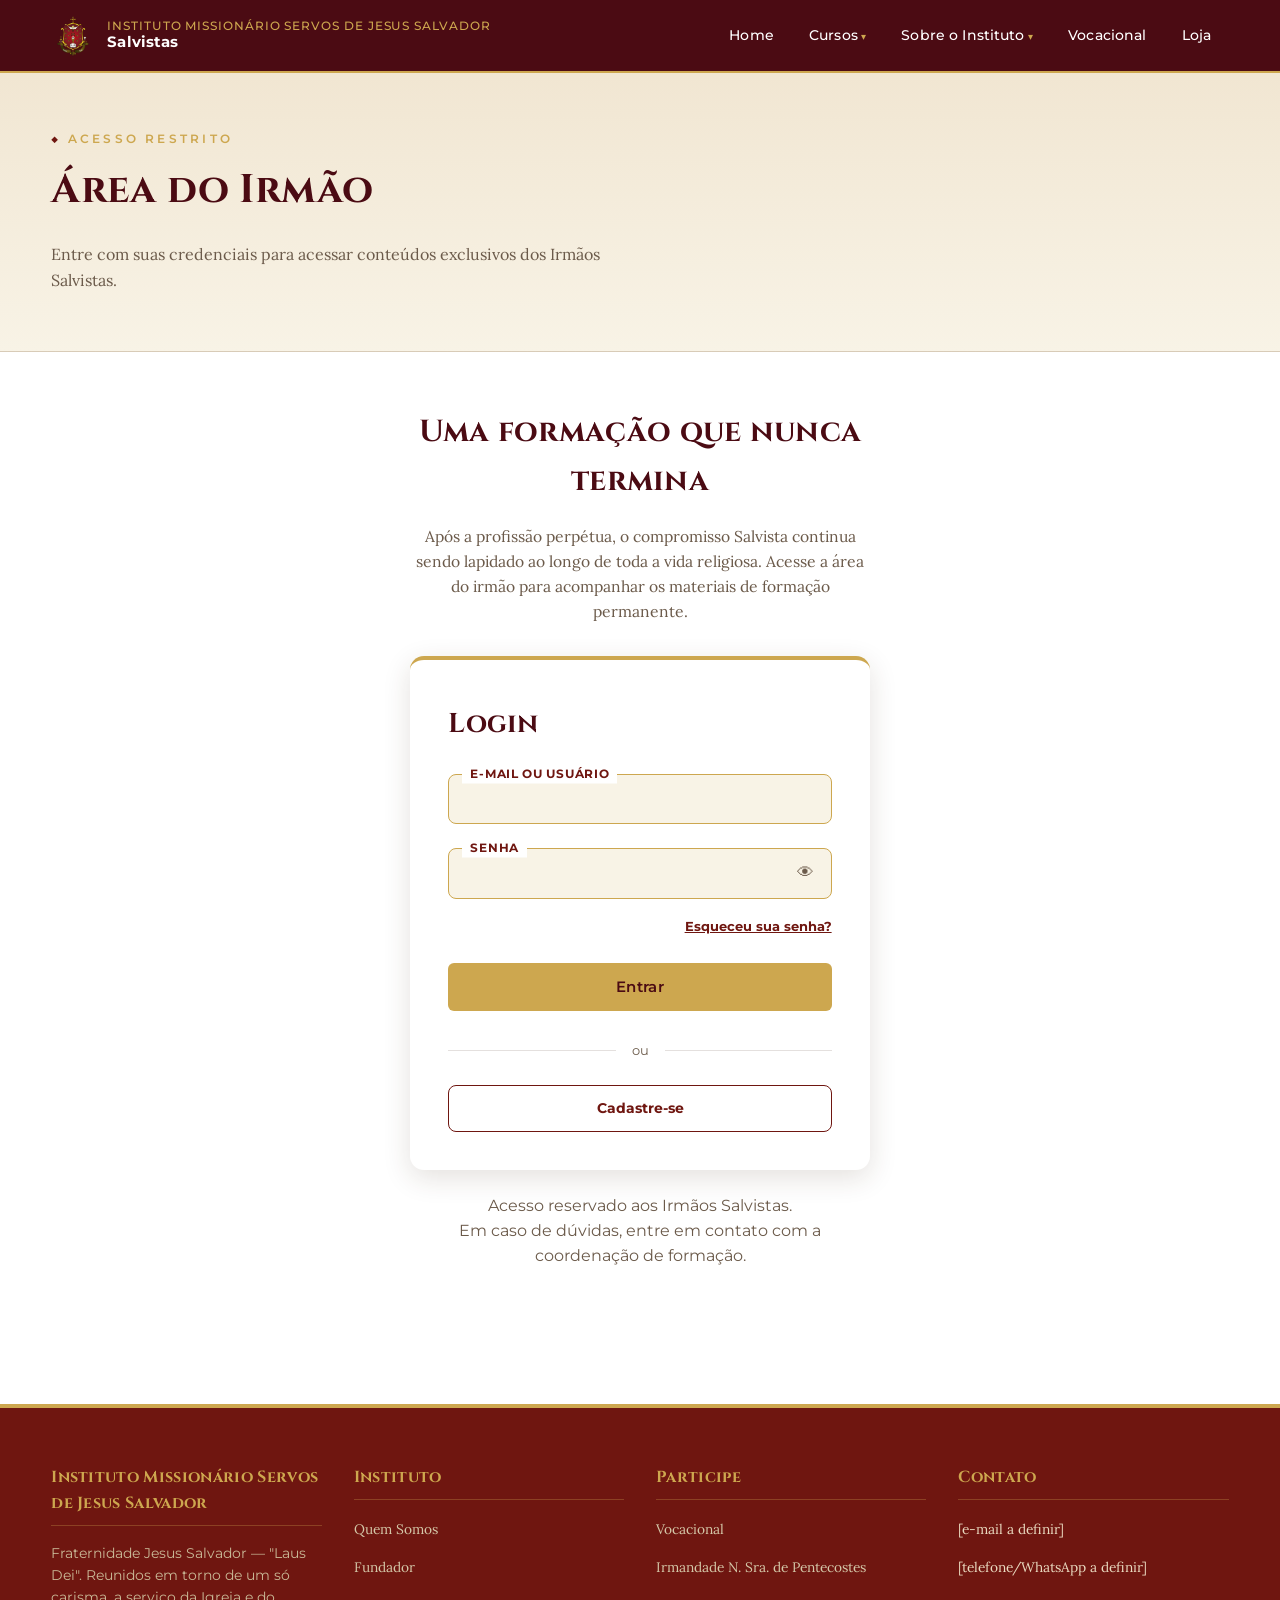
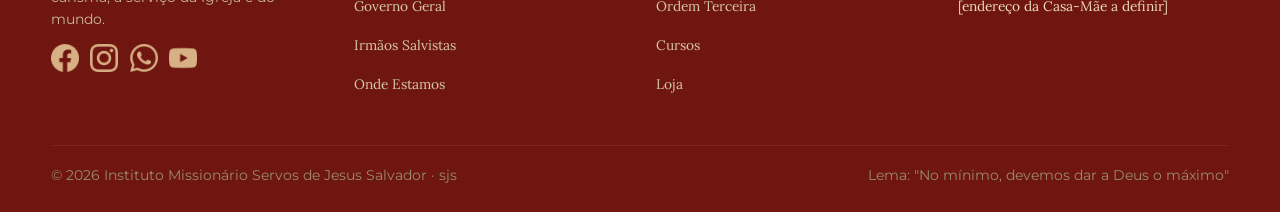
<file: formacao-permanente.html>
<!DOCTYPE html>
<html lang="pt-BR">
<head>
<meta charset="UTF-8">
<meta name="viewport" content="width=device-width, initial-scale=1.0">
<title>Formação Permanente | Instituto Missionário Servos de Jesus Salvador</title>
<meta name="description" content="Formação permanente para os Religiosos Perpétuos Salvistas.">
<link rel="preconnect" href="https://fonts.googleapis.com">
<link rel="preconnect" href="https://fonts.gstatic.com" crossorigin>
<link href="https://fonts.googleapis.com/css2?family=Cinzel:wght@500;600&family=Lora:ital,wght@0,400;0,500;0,600;1,400&family=Montserrat:wght@500;600;700&display=swap" rel="stylesheet">
<link rel="stylesheet" href="formacao-permanente.css">
<link rel="stylesheet" href="index.css">
</head>
<body>


<header class="site-header">
  <div class="container header-bar">
    <a href="index.html" class="brand">
      <span class="brand-mark">
        <img src="images/brasao.png" alt="Brasão Salvistas">
      </span>
      <span class="brand-text">
        <span class="eyebrow-brand">Instituto Missionário Servos de Jesus Salvador</span>
        <span class="brand-name">Salvistas</span>
      </span>
    </a>
    <button class="nav-toggle" aria-label="Abrir menu" aria-expanded="false">☰</button>
    <nav class="primary-nav" aria-label="Menu principal">
      <button class="nav-close" aria-label="Fechar menu">✕</button>
      <ul>
        <li class=""><a href="index.html">Home</a></li>
        <li class="has-dropdown active">
          <a href="#" class="dropdown-trigger">Cursos</a>
          <div class="dropdown">
            <a href="cursos.html">Cursos</a>
            <a href="formacao-permanente.html">Formação Permanente</a>
          </div>
        </li>
        <li class="has-dropdown">
          <a href="#" class="dropdown-trigger">Sobre o Instituto</a>
          <div class="dropdown">
            <a href="quem-somos.html">Quem Somos</a>
            <a href="fundador.html">Fundador</a>
            <a href="governo-geral.html">Governo Geral</a>
            <a href="irmaos-salvistas.html">Irmãos Salvistas</a>
            <a href="irmandade.html">Irmandade N. Sra. de Pentecostes</a>
            <a href="ordem-terceira.html">Ordem Terceira</a>
            <a href="onde-estamos.html">Onde Estamos</a>
            <a href="doacoes.html">Ajude esta Obra</a>
          </div>
        </li>
        <li class=""><a href="vocacional.html">Vocacional</a></li>
        <li class=""><a href="loja.html">Loja</a></li>
        <li class=""><a href="area-do-irmao.html" class="nav-account"><span class="nav-account-icon"><svg viewBox="0 0 24 24"><path d="M12 12c2.7 0 4.9-2.2 4.9-4.9S14.7 2.2 12 2.2 7.1 4.4 7.1 7.1 9.3 12 12 12zm0 2.5c-3.3 0-9.8 1.6-9.8 4.9v2.4h19.6v-2.4c0-3.3-6.5-4.9-9.8-4.9z"/></svg></span>Área do Irmão</a></li>
      </ul>
    </nav>
  </div>
</header>


<main>
<div class="page-hero">
  <div class="container">
    <p class="eyebrow">Formação</p>
    <h1>Formação Permanente</h1>
    <p class="lede" style="max-width:60ch;font-family:var(--serif);color:var(--tinta-suave);">Formação permanente para os Religiosos Perpétuos Salvistas.</p>
  </div>
</div>


<section>
  <div class="container grid grid-2">
    <div>
      <h2>Uma formação que nunca termina</h2>
      <p>Após a profissão perpétua, o compromisso Salvista continua sendo lapidado ao longo de toda a vida religiosa. A formação permanente sustenta o irmão em sua identidade, espiritualidade e missão.</p>
      <p>Encontros, retiros anuais, atualização teológica e acompanhamento espiritual compõem este itinerário contínuo, vivido em comunhão fraterna.</p>
    </div>
    <div class="placeholder tall"><div class="ph-inner"><span class="ph-icon">📷</span><span>Foto — momento de formação/retiro</span></div></div>
  </div>
</section>


<section class="tint">
  <div class="container">
    <div class="divider-rays" aria-hidden="true">
      <svg viewBox="0 0 60 24" width="60" height="24"><path d="M2 12 H22" stroke="#af8a4e" stroke-width="1.4"/>
      <circle cx="30" cy="12" r="6" fill="none" stroke="#6f1610" stroke-width="1.4"/>
      <path d="M38 12 H58" stroke="#af8a4e" stroke-width="1.4"/></svg>
    </div>
    <div class="grid grid-4">
      <div class="card"><h3>Retiro Anual</h3><p style="font-size:.86rem;">[Datas a definir]</p></div>
      <div class="card"><h3>Encontro de Espiritualidade</h3><p style="font-size:.86rem;">[Datas a definir]</p></div>
      <div class="card"><h3>Atualização Teológica</h3><p style="font-size:.86rem;">[Datas a definir]</p></div>
      <div class="card"><h3>Acompanhamento Espiritual</h3><p style="font-size:.86rem;">Contínuo, ao longo do ano</p></div>
    </div>
  </div>
</section>

</main>


<footer class="site-footer">
  <div class="container">
    <div class="footer-grid">
      <div>
        <h4>Instituto Missionário Servos de Jesus Salvador</h4>
        <p style="font-family:var(--ui);font-size:.85rem;max-width:32ch;">Fraternidade Jesus Salvador — "Laus Dei". Reunidos em torno de um só carisma, a serviço da Igreja e do mundo.</p>
                <div class="social-row" aria-label="Redes sociais">
          <a href="#" aria-label="Facebook">
            <img src="images/facebook.png" alt="Facebook">
          </a>
          <a href="#" aria-label="Instagram">
            <img src="images/instagram.png" alt="Instagram">
          </a>
          <a href="#" aria-label="WhatsApp">
            <img src="images/whatsapp.png" alt="WhatsApp">
          </a>
          <a href="#" aria-label="YouTube">
            <img src="images/youtube.png" alt="YouTube">
          </a>
        </div>
      </div>
      <div>
        <h4>Instituto</h4>
        <ul>
          <li><a href="quem-somos.html">Quem Somos</a></li>
          <li><a href="fundador.html">Fundador</a></li>
          <li><a href="governo-geral.html">Governo Geral</a></li>
          <li><a href="irmaos-salvistas.html">Irmãos Salvistas</a></li>
          <li><a href="onde-estamos.html">Onde Estamos</a></li>
        </ul>
      </div>
      <div>
        <h4>Participe</h4>
        <ul>
          <li><a href="vocacional.html">Vocacional</a></li>
          <li><a href="irmandade.html">Irmandade N. Sra. de Pentecostes</a></li>
          <li><a href="ordem-terceira.html">Ordem Terceira</a></li>
          <li><a href="cursos.html">Cursos</a></li>
          <li><a href="loja.html">Loja</a></li>
        </ul>
      </div>
      <div>
        <h4>Contato</h4>
        <ul>
          <li>[e-mail a definir]</li>
          <li>[telefone/WhatsApp a definir]</li>
          <li>[endereço da Casa-Mãe a definir]</li>
        </ul>
      </div>
    </div>
    <div class="footer-bottom">
      <span>© <span class="js-year"></span> Instituto Missionário Servos de Jesus Salvador · sjs</span>
      <span>Lema: "No mínimo, devemos dar a Deus o máximo"</span>
    </div>
  </div>
</footer>


<script src="script.js"></script>
<script>
  // Página só para quem "logou" (login falso, sem banco de dados).
  // Sem sessão ativa, manda para a tela de login.
  var logado = sessionStorage.getItem('salvistas_logado') === '1'
            || localStorage.getItem('salvistas_logado') === '1';
  if(!logado){
    window.location.href = 'area-do-irmao.html';
  }
</script>
</body>
</html>
</file>
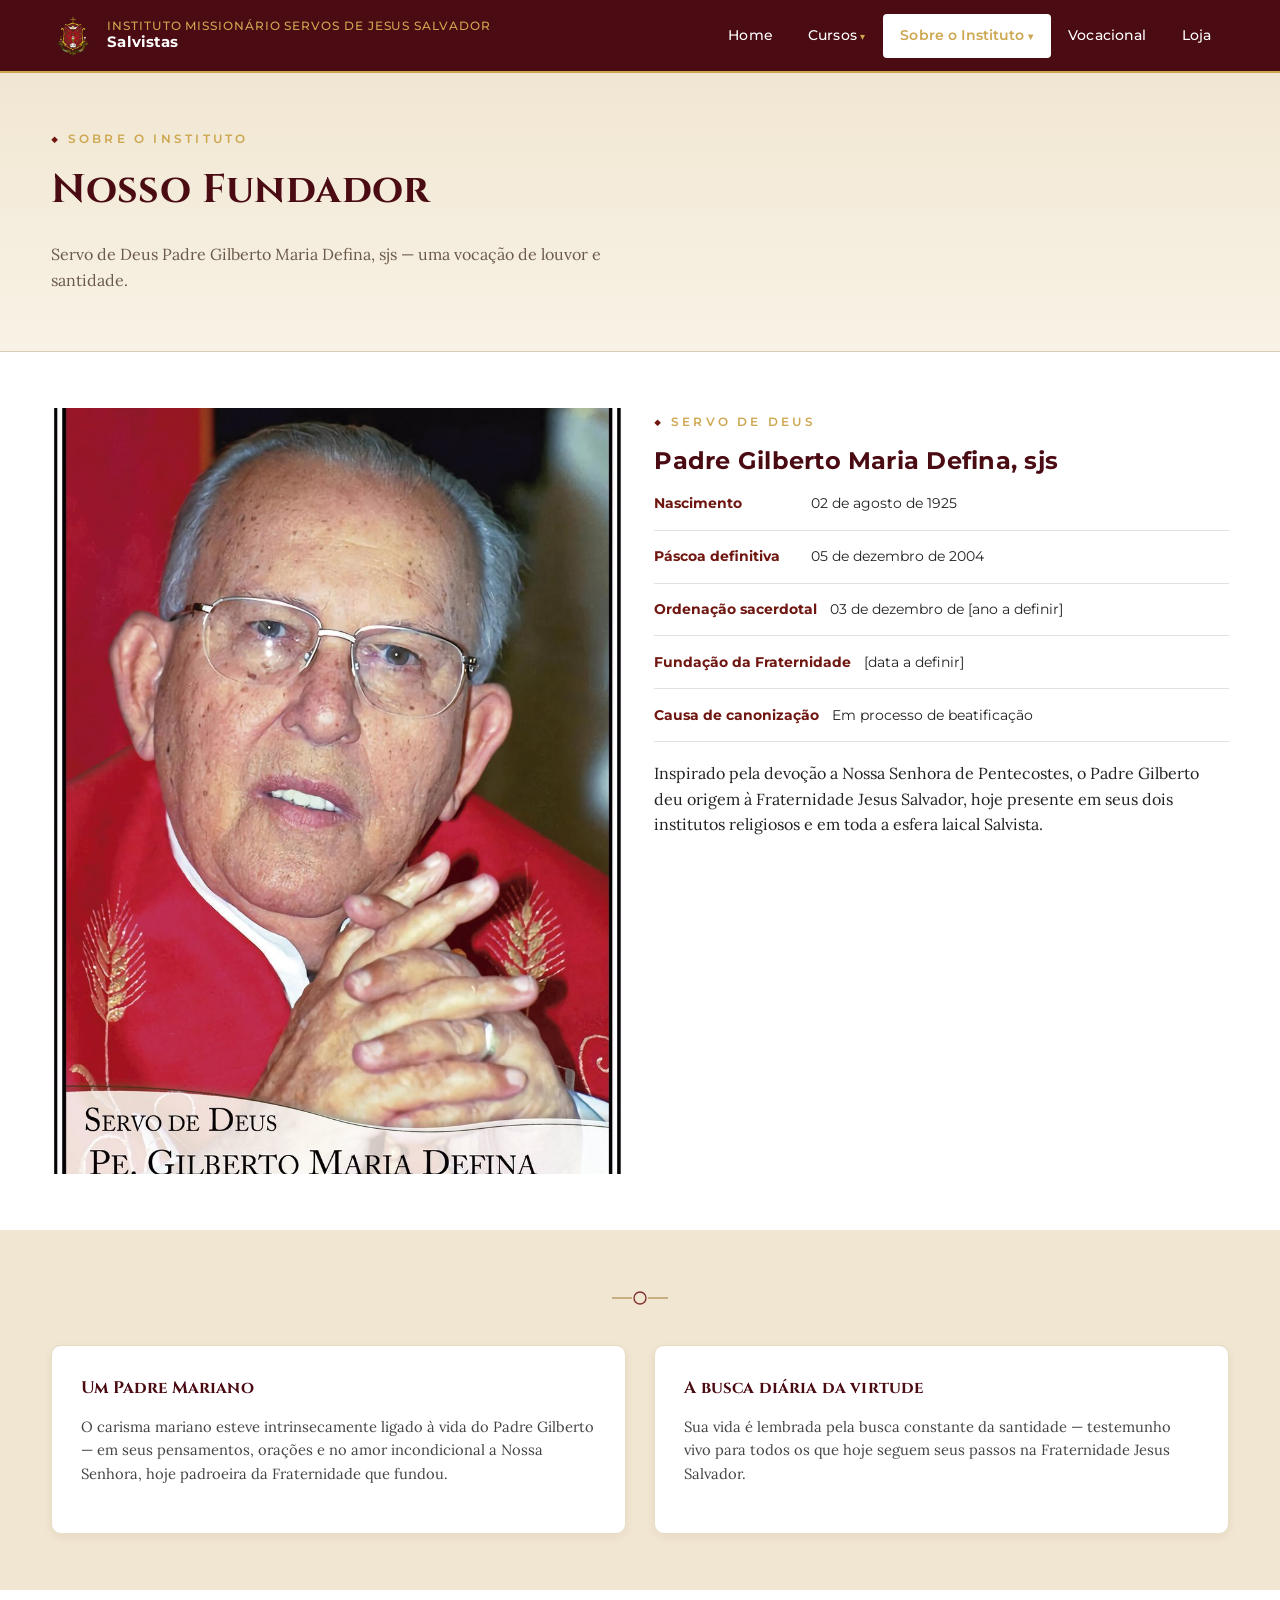
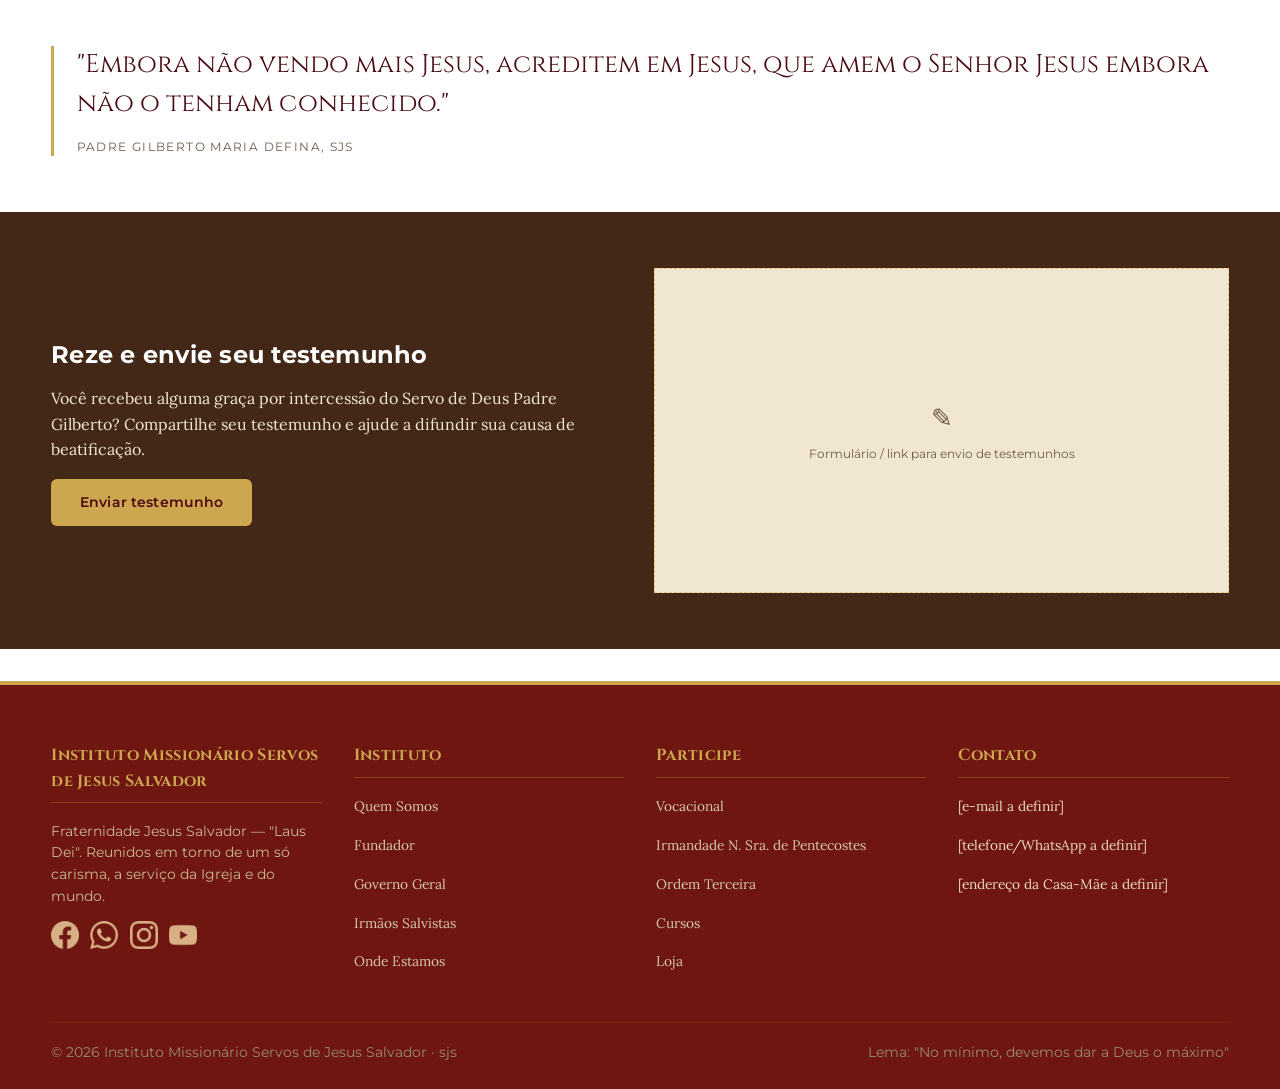
<file: fundador.html>
<!DOCTYPE html>
<html lang="pt-BR">
<head>
<meta charset="UTF-8">
<meta name="viewport" content="width=device-width, initial-scale=1.0">
<title>Fundador | Instituto Missionário Servos de Jesus Salvador</title>
<meta name="description" content="Servo de Deus Padre Gilberto Maria Defina, sjs — fundador da Fraternidade Jesus Salvador.">
<link rel="preconnect" href="https://fonts.googleapis.com">
<link rel="preconnect" href="https://fonts.gstatic.com" crossorigin>
<link href="https://fonts.googleapis.com/css2?family=Cinzel:wght@500;600&family=Lora:ital,wght@0,400;0,500;0,600;1,400&family=Montserrat:wght@500;600;700&display=swap" rel="stylesheet">
<link rel="stylesheet" href="fundador.css">
<link rel="stylesheet" href="index.css">
</head>
<body>


<header class="site-header">
  <div class="container header-bar">
    <a href="index.html" class="brand">
      <span class="brand-mark">
        <img src="images/brasao.png" alt="Brasão Salvistas">
      </span>
      <span class="brand-text">
        <span class="eyebrow-brand">Instituto Missionário Servos de Jesus Salvador</span>
        <span class="brand-name">Salvistas</span>
      </span>
    </a>
    <button class="nav-toggle" aria-label="Abrir menu" aria-expanded="false">☰</button>
    <nav class="primary-nav" aria-label="Menu principal">
      <button class="nav-close" aria-label="Fechar menu">✕</button>
      <ul>
        <li class=""><a href="index.html">Home</a></li>
        <li class="has-dropdown">
          <a href="#" class="dropdown-trigger">Cursos</a>
          <div class="dropdown">
            <a href="cursos.html">Cursos</a>
            <a href="formacao-permanente.html">Formação Permanente</a>
          </div>
        </li>
        <li class="has-dropdown active">
          <a href="#" class="dropdown-trigger">Sobre o Instituto</a>
          <div class="dropdown">
            <a href="quem-somos.html">Quem Somos</a>
            <a href="fundador.html">Fundador</a>
            <a href="governo-geral.html">Governo Geral</a>
            <a href="irmaos-salvistas.html">Irmãos Salvistas</a>
            <a href="irmandade.html">Irmandade N. Sra. de Pentecostes</a>
            <a href="ordem-terceira.html">Ordem Terceira</a>
            <a href="onde-estamos.html">Onde Estamos</a>
            <a href="doacoes.html">Ajude esta Obra</a>
          </div>
        </li>
        <li class=""><a href="vocacional.html">Vocacional</a></li>
        <li class=""><a href="loja.html">Loja</a></li>
        <li class=""><a href="area-do-irmao.html" class="nav-account"><span class="nav-account-icon"><svg viewBox="0 0 24 24"><path d="M12 12c2.7 0 4.9-2.2 4.9-4.9S14.7 2.2 12 2.2 7.1 4.4 7.1 7.1 9.3 12 12 12zm0 2.5c-3.3 0-9.8 1.6-9.8 4.9v2.4h19.6v-2.4c0-3.3-6.5-4.9-9.8-4.9z"/></svg></span>Área do Irmão</a></li>
      </ul>
    </nav>
  </div>
</header>


<main>
<div class="page-hero">
  <div class="container">
    <p class="eyebrow">Sobre o Instituto</p>
    <h1>Nosso Fundador</h1>
    <p class="lede" style="max-width:60ch;font-family:var(--serif);color:var(--tinta-suave);">Servo de Deus Padre Gilberto Maria Defina, sjs — uma vocação de louvor e santidade.</p>
  </div>
</div>


<section>
  <div class="container grid grid-2" style="align-items:start;">
    <div class="photo tall"><img src="images/fundador.jpg" alt="Padre Gilberto Maria Defina, sjs — Fundador" loading="lazy"></div>
    <div>
      <p class="eyebrow">Servo de Deus</p>
      <h2>Padre Gilberto Maria Defina, sjs</h2>
      <ul class="info-list">
        <li><strong>Nascimento</strong> 02 de agosto de 1925</li>
        <li><strong>Páscoa definitiva</strong> 05 de dezembro de 2004</li>
        <li><strong>Ordenação sacerdotal</strong> 03 de dezembro de [ano a definir]</li>
        <li><strong>Fundação da Fraternidade</strong> [data a definir]</li>
        <li><strong>Causa de canonização</strong> Em processo de beatificação</li>
      </ul>
      <p style="margin-top:1.2rem;">Inspirado pela devoção a Nossa Senhora de Pentecostes, o Padre Gilberto deu origem à Fraternidade Jesus Salvador, hoje presente em seus dois institutos religiosos e em toda a esfera laical Salvista.</p>
    </div>
  </div>
</section>


<section class="tint">
  <div class="container">
    <div class="divider-rays" aria-hidden="true">
      <svg viewBox="0 0 60 24" width="60" height="24"><path d="M2 12 H22" stroke="#af8a4e" stroke-width="1.4"/>
      <circle cx="30" cy="12" r="6" fill="none" stroke="#6f1610" stroke-width="1.4"/>
      <path d="M38 12 H58" stroke="#af8a4e" stroke-width="1.4"/></svg>
    </div>
    <div class="grid grid-2">
      <div class="card">
        <h3>Um Padre Mariano</h3>
        <p style="font-size:.92rem;">O carisma mariano esteve intrinsecamente ligado à vida do Padre Gilberto — em seus pensamentos, orações e no amor incondicional a Nossa Senhora, hoje padroeira da Fraternidade que fundou.</p>
      </div>
      <div class="card">
        <h3>A busca diária da virtude</h3>
        <p style="font-size:.92rem;">Sua vida é lembrada pela busca constante da santidade — testemunho vivo para todos os que hoje seguem seus passos na Fraternidade Jesus Salvador.</p>
      </div>
    </div>
  </div>
</section>


<section>
  <div class="container">
    <blockquote class="pull-quote">
      "Embora não vendo mais Jesus, acreditem em Jesus, que amem o Senhor Jesus embora não o tenham conhecido."
      <cite>Padre Gilberto Maria Defina, sjs</cite>
    </blockquote>
  </div>
</section>


<section class="dark">
  <div class="container grid grid-2" style="align-items:center;">
    <div>
      <h2 style="color:#fff;">Reze e envie seu testemunho</h2>
      <p>Você recebeu alguma graça por intercessão do Servo de Deus Padre Gilberto? Compartilhe seu testemunho e ajude a difundir sua causa de beatificação.</p>
      <a href="doacoes.html" class="btn btn-gold">Enviar testemunho</a>
    </div>
    <div class="placeholder wide gold-border"><div class="ph-inner"><span class="ph-icon">✎</span><span>Formulário / link para envio de testemunhos</span></div></div>
  </div>
</section>

</main>


<footer class="site-footer">
  <div class="container">
    <div class="footer-grid">
      <div>
        <h4>Instituto Missionário Servos de Jesus Salvador</h4>
        <p style="font-family:var(--ui);font-size:.85rem;max-width:32ch;">Fraternidade Jesus Salvador — "Laus Dei". Reunidos em torno de um só carisma, a serviço da Igreja e do mundo.</p>
        <div class="social-row" aria-label="Redes sociais">
          <a href="#" aria-label="Facebook">
            <img src="images/facebook.png" alt="Facebook">
          </a>
          <a href="#" aria-label="WhatsApp">
            <img src="images/whatsapp.png" alt="WhatsApp">
          </a>
          <a href="#" aria-label="Instagram">
            <img src="images/instagram.png" alt="Instagram">
          </a>
          <a href="#" aria-label="YouTube">
            <img src="images/youtube.png" alt="YouTube">
          </a>
        </div>
      </div>
      <div>
        <h4>Instituto</h4>
        <ul>
          <li><a href="quem-somos.html">Quem Somos</a></li>
          <li><a href="fundador.html">Fundador</a></li>
          <li><a href="governo-geral.html">Governo Geral</a></li>
          <li><a href="irmaos-salvistas.html">Irmãos Salvistas</a></li>
          <li><a href="onde-estamos.html">Onde Estamos</a></li>
        </ul>
      </div>
      <div>
        <h4>Participe</h4>
        <ul>
          <li><a href="vocacional.html">Vocacional</a></li>
          <li><a href="irmandade.html">Irmandade N. Sra. de Pentecostes</a></li>
          <li><a href="ordem-terceira.html">Ordem Terceira</a></li>
          <li><a href="cursos.html">Cursos</a></li>
          <li><a href="loja.html">Loja</a></li>
        </ul>
      </div>
      <div>
        <h4>Contato</h4>
        <ul>
          <li>[e-mail a definir]</li>
          <li>[telefone/WhatsApp a definir]</li>
          <li>[endereço da Casa-Mãe a definir]</li>
        </ul>
      </div>
    </div>
    <div class="footer-bottom">
      <span>© <span class="js-year"></span> Instituto Missionário Servos de Jesus Salvador · sjs</span>
      <span>Lema: "No mínimo, devemos dar a Deus o máximo"</span>
    </div>
  </div>
</footer>


<script src="script.js"></script>
</body>
</html>
</file>
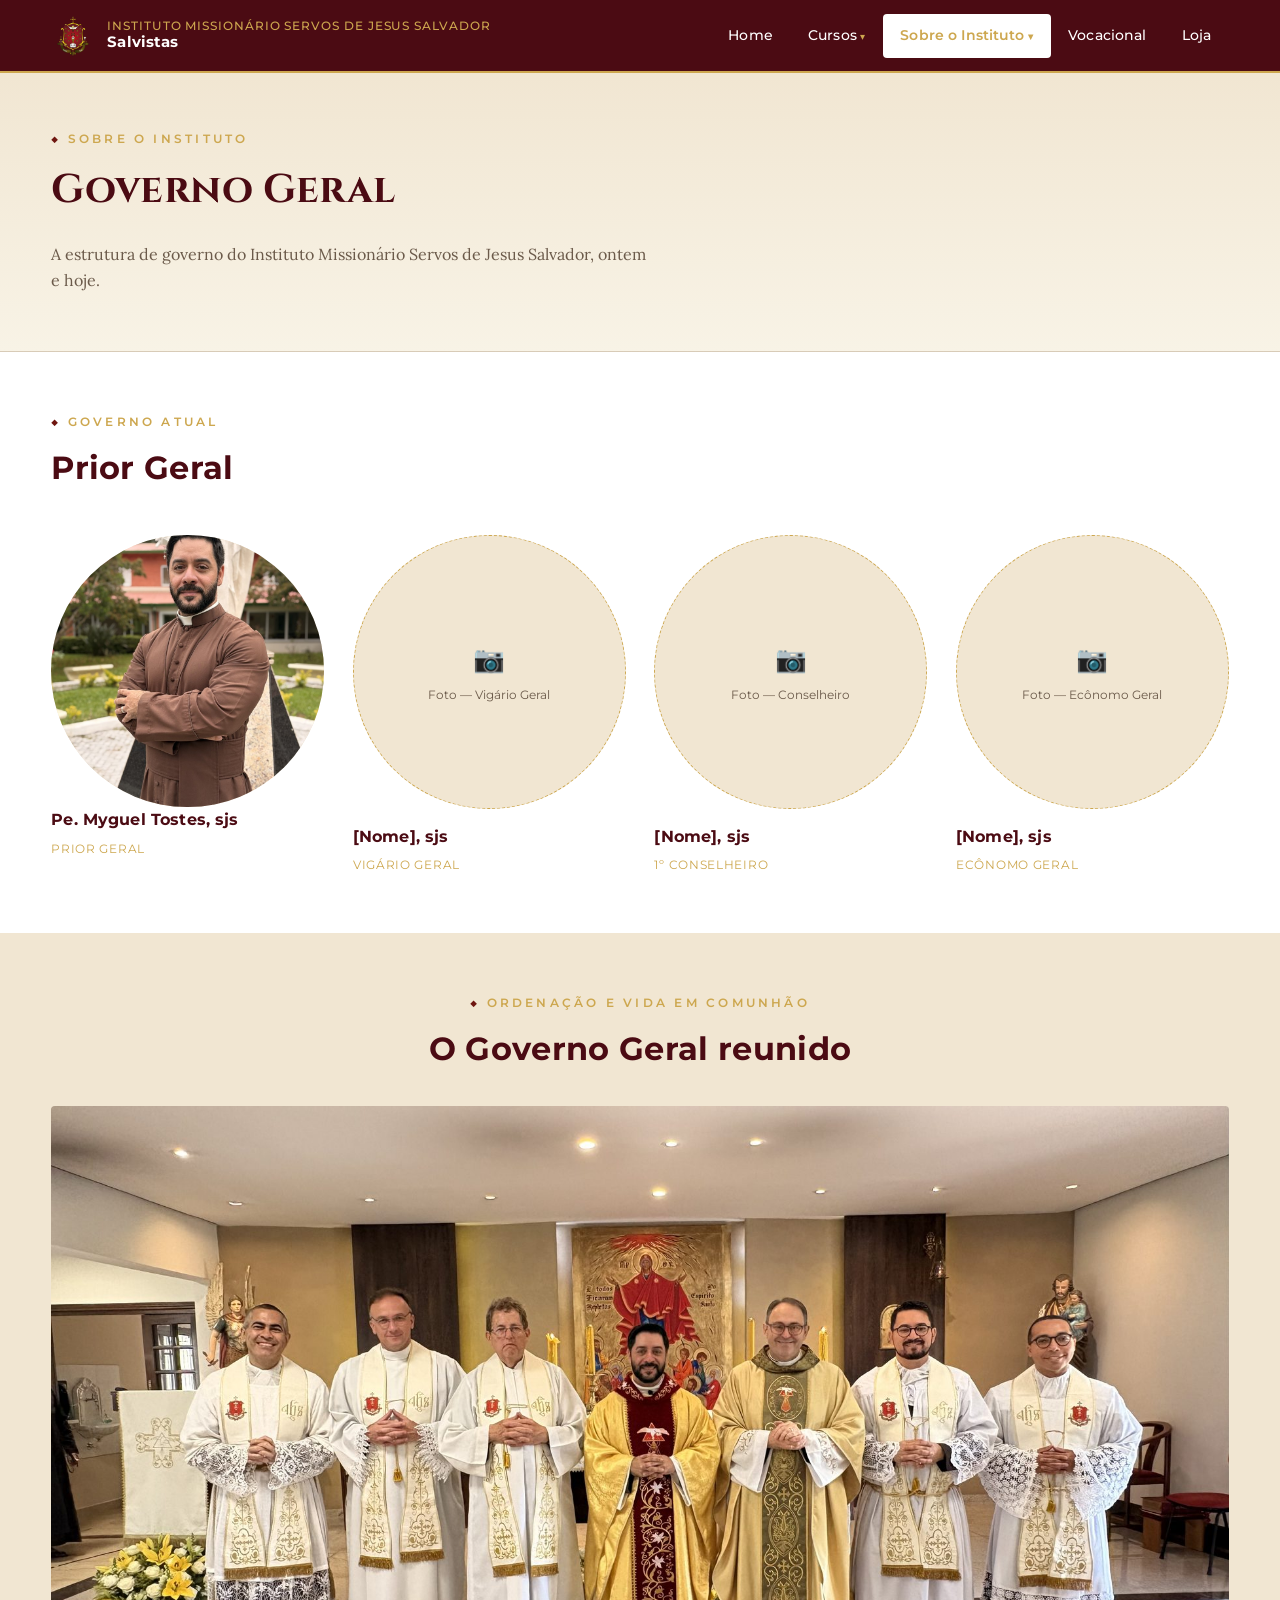
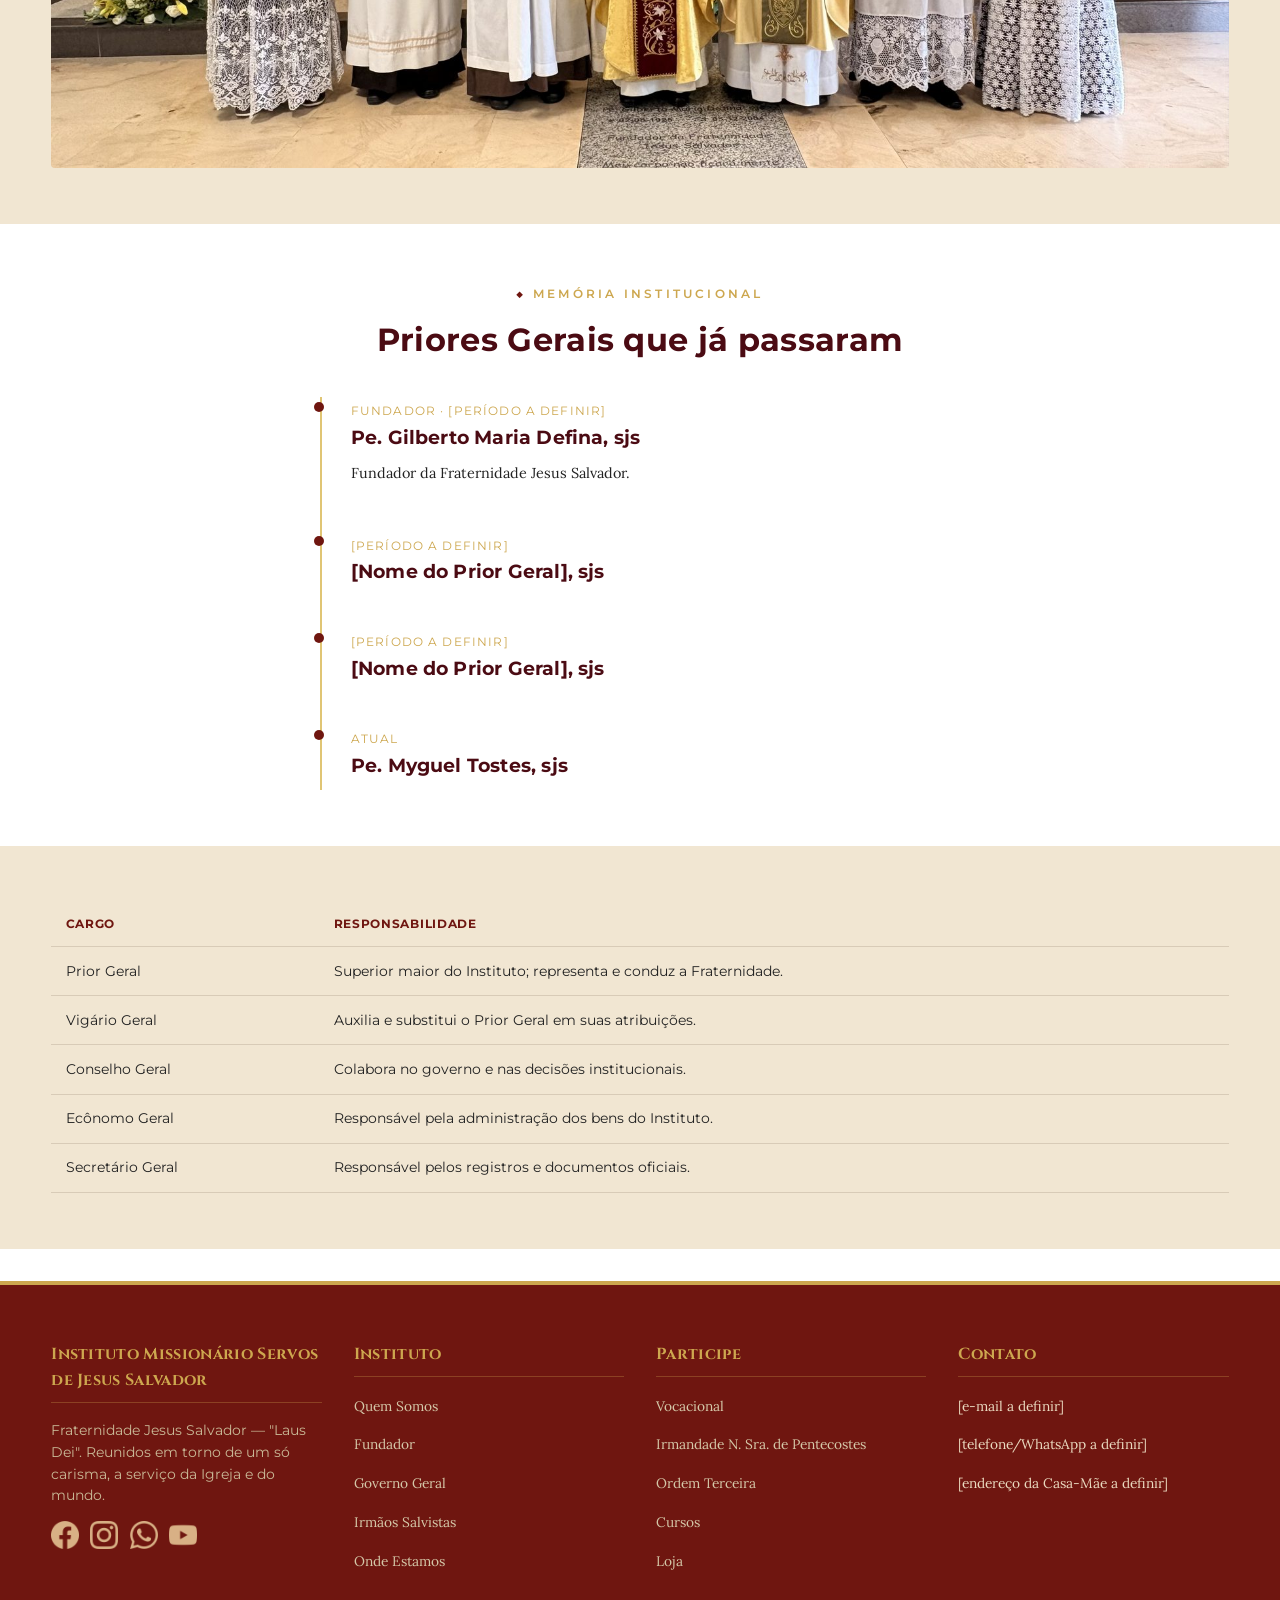
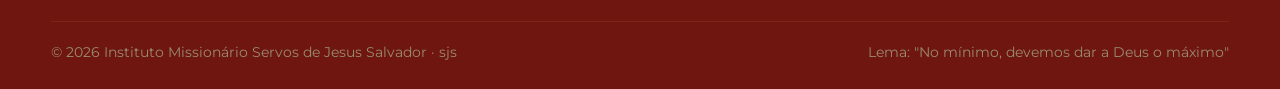
<file: governo-geral.html>
<!DOCTYPE html>
<html lang="pt-BR">
<head>
<meta charset="UTF-8">
<meta name="viewport" content="width=device-width, initial-scale=1.0">
<title>Governo Geral | Instituto Missionário Servos de Jesus Salvador</title>
<meta name="description" content="Prior Geral, Conselho Geral e a memória dos governos do Instituto.">
<link rel="preconnect" href="https://fonts.googleapis.com">
<link rel="preconnect" href="https://fonts.gstatic.com" crossorigin>
<link href="https://fonts.googleapis.com/css2?family=Cinzel:wght@500;600&family=Lora:ital,wght@0,400;0,500;0,600;1,400&family=Montserrat:wght@500;600;700&display=swap" rel="stylesheet">
<link rel="stylesheet" href="governo-geral.css">
<link rel="stylesheet" href="index.css">
</head>
<body>


<header class="site-header">
  <div class="container header-bar">
    <a href="index.html" class="brand">
      <span class="brand-mark">
        <img src="images/brasao.png" alt="Brasão Salvistas">
      </span>
      <span class="brand-text">
        <span class="eyebrow-brand">Instituto Missionário Servos de Jesus Salvador</span>
        <span class="brand-name">Salvistas</span>
      </span>
    </a>
    <button class="nav-toggle" aria-label="Abrir menu" aria-expanded="false">☰</button>
    <nav class="primary-nav" aria-label="Menu principal">
      <button class="nav-close" aria-label="Fechar menu">✕</button>
      <ul>
        <li class=""><a href="index.html">Home</a></li>
        <li class="has-dropdown">
          <a href="#" class="dropdown-trigger">Cursos</a>
          <div class="dropdown">
            <a href="cursos.html">Cursos</a>
            <a href="formacao-permanente.html">Formação Permanente</a>
          </div>
        </li>
        <li class="has-dropdown active">
          <a href="#" class="dropdown-trigger">Sobre o Instituto</a>
          <div class="dropdown">
            <a href="quem-somos.html">Quem Somos</a>
            <a href="fundador.html">Fundador</a>
            <a href="governo-geral.html">Governo Geral</a>
            <a href="irmaos-salvistas.html">Irmãos Salvistas</a>
            <a href="irmandade.html">Irmandade N. Sra. de Pentecostes</a>
            <a href="ordem-terceira.html">Ordem Terceira</a>
            <a href="onde-estamos.html">Onde Estamos</a>
            <a href="doacoes.html">Ajude esta Obra</a>
          </div>
        </li>
        <li class=""><a href="vocacional.html">Vocacional</a></li>
        <li class=""><a href="loja.html">Loja</a></li>
        <li class=""><a href="area-do-irmao.html" class="nav-account"><span class="nav-account-icon"><svg viewBox="0 0 24 24"><path d="M12 12c2.7 0 4.9-2.2 4.9-4.9S14.7 2.2 12 2.2 7.1 4.4 7.1 7.1 9.3 12 12 12zm0 2.5c-3.3 0-9.8 1.6-9.8 4.9v2.4h19.6v-2.4c0-3.3-6.5-4.9-9.8-4.9z"/></svg></span>Área do Irmão</a></li>
      </ul>
    </nav>
  </div>
</header>


<main>
<div class="page-hero">
  <div class="container">
    <p class="eyebrow">Sobre o Instituto</p>
    <h1>Governo Geral</h1>
    <p class="lede" style="max-width:60ch;font-family:var(--serif);color:var(--tinta-suave);">A estrutura de governo do Instituto Missionário Servos de Jesus Salvador, ontem e hoje.</p>
  </div>
</div>


<section>
  <div class="container">
    <div class="section-head"><p class="eyebrow">Governo atual</p><h2>Prior Geral</h2></div>
    <div class="grid grid-4">
      <div class="person"><div class="photo circle"><img src="images/prior-geral.jpg" alt="Pe. Myguel Tostes, sjs — Prior Geral" loading="lazy"></div><h3>Pe. Myguel Tostes, sjs</h3><span class="role">Prior Geral</span></div>
      <div class="person"><div class="placeholder circle"><div class="ph-inner"><span class="ph-icon">📷</span><span>Foto — Vigário Geral</span></div></div><h3>[Nome], sjs</h3><span class="role">Vigário Geral</span></div>
      <div class="person"><div class="placeholder circle"><div class="ph-inner"><span class="ph-icon">📷</span><span>Foto — Conselheiro</span></div></div><h3>[Nome], sjs</h3><span class="role">1º Conselheiro</span></div>
      <div class="person"><div class="placeholder circle"><div class="ph-inner"><span class="ph-icon">📷</span><span>Foto — Ecônomo Geral</span></div></div><h3>[Nome], sjs</h3><span class="role">Ecônomo Geral</span></div>
    </div>
  </div>
</section>


<section class="tint">
  <div class="container">
    <div class="section-head" style="text-align:center;margin:0 auto 2rem;">
      <p class="eyebrow" style="text-align:center;">Ordenação e vida em comunhão</p>
      <h2>O Governo Geral reunido</h2>
    </div>
    <div class="photo wide"><img src="images/governo-geral.jpg" alt="Governo Geral reunido, [ano]" loading="lazy"></div>
  </div>
</section>


<section>
  <div class="container">
    <div class="section-head" style="text-align:center;margin:0 auto 2rem;">
      <p class="eyebrow" style="text-align:center;">Memória Institucional</p>
      <h2>Priores Gerais que já passaram</h2>
    </div>
    <div class="timeline" style="max-width:640px;margin:0 auto;">
      <div class="timeline-item"><span class="period">Fundador · [período a definir]</span><h3>Pe. Gilberto Maria Defina, sjs</h3><p style="font-size:.9rem;">Fundador da Fraternidade Jesus Salvador.</p></div>
      <div class="timeline-item"><span class="period">[período a definir]</span><h3>[Nome do Prior Geral], sjs</h3></div>
      <div class="timeline-item"><span class="period">[período a definir]</span><h3>[Nome do Prior Geral], sjs</h3></div>
      <div class="timeline-item"><span class="period">Atual</span><h3>Pe. Myguel Tostes, sjs</h3></div>
    </div>
  </div>
</section>


<section class="tint">
  <div class="container">
    <table class="gov-table">
      <thead><tr><th>Cargo</th><th>Responsabilidade</th></tr></thead>
      <tbody>
        <tr><td>Prior Geral</td><td>Superior maior do Instituto; representa e conduz a Fraternidade.</td></tr>
        <tr><td>Vigário Geral</td><td>Auxilia e substitui o Prior Geral em suas atribuições.</td></tr>
        <tr><td>Conselho Geral</td><td>Colabora no governo e nas decisões institucionais.</td></tr>
        <tr><td>Ecônomo Geral</td><td>Responsável pela administração dos bens do Instituto.</td></tr>
        <tr><td>Secretário Geral</td><td>Responsável pelos registros e documentos oficiais.</td></tr>
      </tbody>
    </table>
  </div>
</section>

</main>


<footer class="site-footer">
  <div class="container">
    <div class="footer-grid">
      <div>
        <h4>Instituto Missionário Servos de Jesus Salvador</h4>
        <p style="font-family:var(--ui);font-size:.85rem;max-width:32ch;">Fraternidade Jesus Salvador — "Laus Dei". Reunidos em torno de um só carisma, a serviço da Igreja e do mundo.</p>
                <div class="social-row" aria-label="Redes sociais">
          <a href="#" aria-label="Facebook">
            <img src="images/facebook.png" alt="Facebook">
          </a>
          <a href="#" aria-label="Instagram">
            <img src="images/instagram.png" alt="Instagram">
          </a>
          <a href="#" aria-label="WhatsApp">
            <img src="images/whatsapp.png" alt="WhatsApp">
          </a>
          <a href="#" aria-label="YouTube">
            <img src="images/youtube.png" alt="YouTube">
          </a>
        </div>
      </div>
      <div>
        <h4>Instituto</h4>
        <ul>
          <li><a href="quem-somos.html">Quem Somos</a></li>
          <li><a href="fundador.html">Fundador</a></li>
          <li><a href="governo-geral.html">Governo Geral</a></li>
          <li><a href="irmaos-salvistas.html">Irmãos Salvistas</a></li>
          <li><a href="onde-estamos.html">Onde Estamos</a></li>
        </ul>
      </div>
      <div>
        <h4>Participe</h4>
        <ul>
          <li><a href="vocacional.html">Vocacional</a></li>
          <li><a href="irmandade.html">Irmandade N. Sra. de Pentecostes</a></li>
          <li><a href="ordem-terceira.html">Ordem Terceira</a></li>
          <li><a href="cursos.html">Cursos</a></li>
          <li><a href="loja.html">Loja</a></li>
        </ul>
      </div>
      <div>
        <h4>Contato</h4>
        <ul>
          <li>[e-mail a definir]</li>
          <li>[telefone/WhatsApp a definir]</li>
          <li>[endereço da Casa-Mãe a definir]</li>
        </ul>
      </div>
    </div>
    <div class="footer-bottom">
      <span>© <span class="js-year"></span> Instituto Missionário Servos de Jesus Salvador · sjs</span>
      <span>Lema: "No mínimo, devemos dar a Deus o máximo"</span>
    </div>
  </div>
</footer>


<script src="script.js"></script>
</body>
</html>
</file>
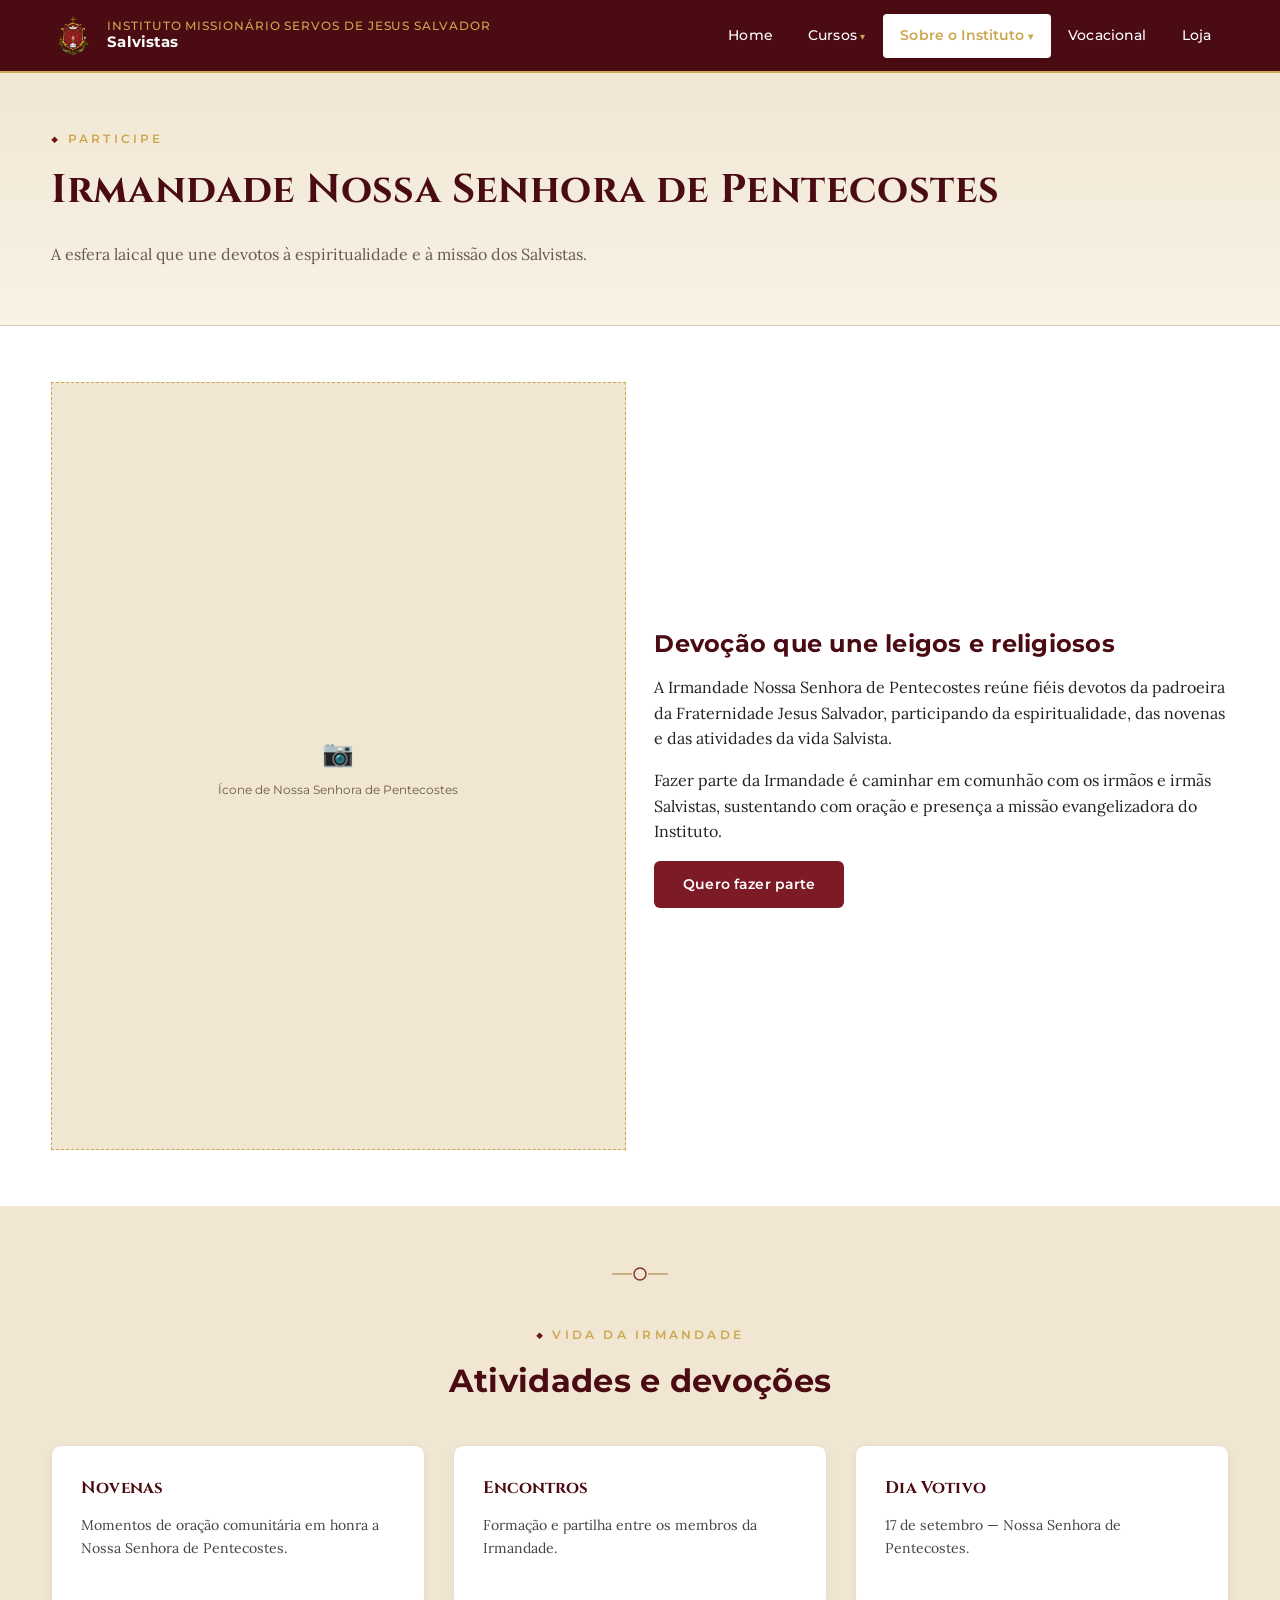
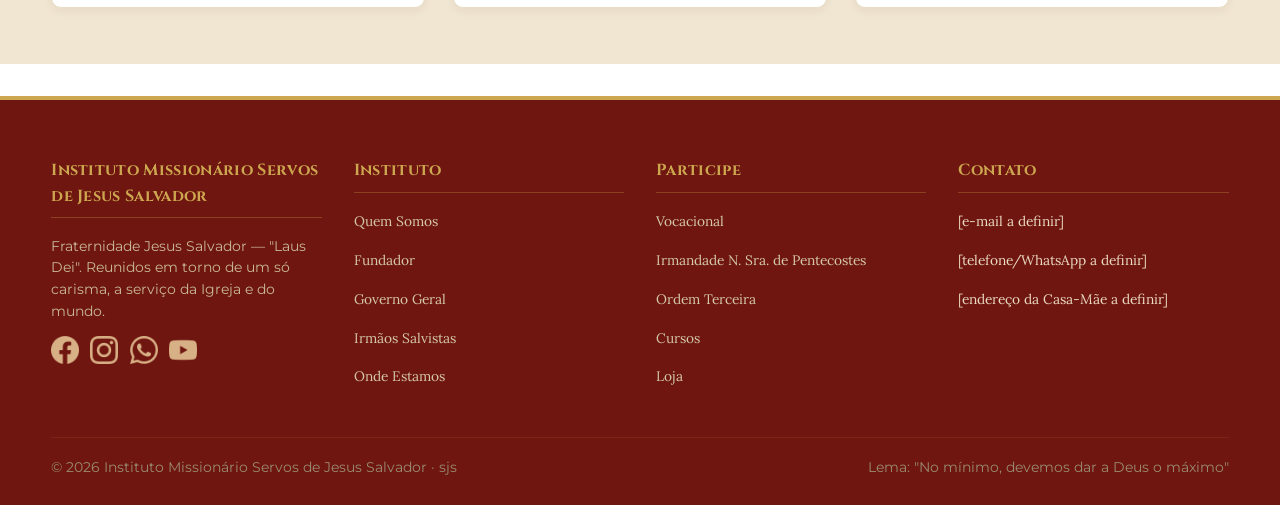
<file: irmandade.html>
<!DOCTYPE html>
<html lang="pt-BR">
<head>
<meta charset="UTF-8">
<meta name="viewport" content="width=device-width, initial-scale=1.0">
<title>Irmandade Nossa Senhora de Pentecostes | Instituto Missionário Servos de Jesus Salvador</title>
<meta name="description" content="A esfera laical mariana da Fraternidade Jesus Salvador.">
<link rel="preconnect" href="https://fonts.googleapis.com">
<link rel="preconnect" href="https://fonts.gstatic.com" crossorigin>
<link href="https://fonts.googleapis.com/css2?family=Cinzel:wght@500;600&family=Lora:ital,wght@0,400;0,500;0,600;1,400&family=Montserrat:wght@500;600;700&display=swap" rel="stylesheet">
<link rel="stylesheet" href="irmandade.css">
<link rel="stylesheet" href="index.css">
</head>
<body>


<header class="site-header">
  <div class="container header-bar">
    <a href="index.html" class="brand">
      <span class="brand-mark">
        <img src="images/brasao.png" alt="Brasão Salvistas">
      </span>
      <span class="brand-text">
        <span class="eyebrow-brand">Instituto Missionário Servos de Jesus Salvador</span>
        <span class="brand-name">Salvistas</span>
      </span>
    </a>
    <button class="nav-toggle" aria-label="Abrir menu" aria-expanded="false">☰</button>
    <nav class="primary-nav" aria-label="Menu principal">
      <button class="nav-close" aria-label="Fechar menu">✕</button>
      <ul>
        <li class=""><a href="index.html">Home</a></li>
        <li class="has-dropdown">
          <a href="#" class="dropdown-trigger">Cursos</a>
          <div class="dropdown">
            <a href="cursos.html">Cursos</a>
            <a href="formacao-permanente.html">Formação Permanente</a>
          </div>
        </li>
        <li class="has-dropdown active">
          <a href="#" class="dropdown-trigger">Sobre o Instituto</a>
          <div class="dropdown">
            <a href="quem-somos.html">Quem Somos</a>
            <a href="fundador.html">Fundador</a>
            <a href="governo-geral.html">Governo Geral</a>
            <a href="irmaos-salvistas.html">Irmãos Salvistas</a>
            <a href="irmandade.html">Irmandade N. Sra. de Pentecostes</a>
            <a href="ordem-terceira.html">Ordem Terceira</a>
            <a href="onde-estamos.html">Onde Estamos</a>
            <a href="doacoes.html">Ajude esta Obra</a>
          </div>
        </li>
        <li class=""><a href="vocacional.html">Vocacional</a></li>
        <li class=""><a href="loja.html">Loja</a></li>
        <li class=""><a href="area-do-irmao.html" class="nav-account"><span class="nav-account-icon"><svg viewBox="0 0 24 24"><path d="M12 12c2.7 0 4.9-2.2 4.9-4.9S14.7 2.2 12 2.2 7.1 4.4 7.1 7.1 9.3 12 12 12zm0 2.5c-3.3 0-9.8 1.6-9.8 4.9v2.4h19.6v-2.4c0-3.3-6.5-4.9-9.8-4.9z"/></svg></span>Área do Irmão</a></li>
      </ul>
    </nav>
  </div>
</header>


<main>
<div class="page-hero">
  <div class="container">
    <p class="eyebrow">Participe</p>
    <h1>Irmandade Nossa Senhora de Pentecostes</h1>
    <p class="lede" style="max-width:60ch;font-family:var(--serif);color:var(--tinta-suave);">A esfera laical que une devotos à espiritualidade e à missão dos Salvistas.</p>
  </div>
</div>


<section>
  <div class="container grid grid-2" style="align-items:center;">
    <div class="placeholder tall"><div class="ph-inner"><span class="ph-icon">📷</span><span>Ícone de Nossa Senhora de Pentecostes</span></div></div>
    <div>
      <h2>Devoção que une leigos e religiosos</h2>
      <p>A Irmandade Nossa Senhora de Pentecostes reúne fiéis devotos da padroeira da Fraternidade Jesus Salvador, participando da espiritualidade, das novenas e das atividades da vida Salvista.</p>
      <p>Fazer parte da Irmandade é caminhar em comunhão com os irmãos e irmãs Salvistas, sustentando com oração e presença a missão evangelizadora do Instituto.</p>
      <a href="#" class="btn btn-solid">Quero fazer parte</a>
    </div>
  </div>
</section>


<section class="tint">
  <div class="container">
    <div class="divider-rays" aria-hidden="true">
      <svg viewBox="0 0 60 24" width="60" height="24"><path d="M2 12 H22" stroke="#af8a4e" stroke-width="1.4"/>
      <circle cx="30" cy="12" r="6" fill="none" stroke="#6f1610" stroke-width="1.4"/>
      <path d="M38 12 H58" stroke="#af8a4e" stroke-width="1.4"/></svg>
    </div>
    <div class="section-head" style="text-align:center;margin:0 auto 2.4rem;">
      <p class="eyebrow" style="text-align:center;">Vida da Irmandade</p>
      <h2>Atividades e devoções</h2>
    </div>
    <div class="grid grid-3">
      <div class="card"><h3>Novenas</h3><p style="font-size:.88rem;">Momentos de oração comunitária em honra a Nossa Senhora de Pentecostes.</p></div>
      <div class="card"><h3>Encontros</h3><p style="font-size:.88rem;">Formação e partilha entre os membros da Irmandade.</p></div>
      <div class="card"><h3>Dia Votivo</h3><p style="font-size:.88rem;">17 de setembro — Nossa Senhora de Pentecostes.</p></div>
    </div>
  </div>
</section>

</main>


<footer class="site-footer">
  <div class="container">
    <div class="footer-grid">
      <div>
        <h4>Instituto Missionário Servos de Jesus Salvador</h4>
        <p style="font-family:var(--ui);font-size:.85rem;max-width:32ch;">Fraternidade Jesus Salvador — "Laus Dei". Reunidos em torno de um só carisma, a serviço da Igreja e do mundo.</p>
                <div class="social-row" aria-label="Redes sociais">
          <a href="#" aria-label="Facebook">
            <img src="images/facebook.png" alt="Facebook">
          </a>
          <a href="#" aria-label="Instagram">
            <img src="images/instagram.png" alt="Instagram">
          </a>
          <a href="#" aria-label="WhatsApp">
            <img src="images/whatsapp.png" alt="WhatsApp">
          </a>
          <a href="#" aria-label="YouTube">
            <img src="images/youtube.png" alt="YouTube">
          </a>
        </div>
      </div>
      <div>
        <h4>Instituto</h4>
        <ul>
          <li><a href="quem-somos.html">Quem Somos</a></li>
          <li><a href="fundador.html">Fundador</a></li>
          <li><a href="governo-geral.html">Governo Geral</a></li>
          <li><a href="irmaos-salvistas.html">Irmãos Salvistas</a></li>
          <li><a href="onde-estamos.html">Onde Estamos</a></li>
        </ul>
      </div>
      <div>
        <h4>Participe</h4>
        <ul>
          <li><a href="vocacional.html">Vocacional</a></li>
          <li><a href="irmandade.html">Irmandade N. Sra. de Pentecostes</a></li>
          <li><a href="ordem-terceira.html">Ordem Terceira</a></li>
          <li><a href="cursos.html">Cursos</a></li>
          <li><a href="loja.html">Loja</a></li>
        </ul>
      </div>
      <div>
        <h4>Contato</h4>
        <ul>
          <li>[e-mail a definir]</li>
          <li>[telefone/WhatsApp a definir]</li>
          <li>[endereço da Casa-Mãe a definir]</li>
        </ul>
      </div>
    </div>
    <div class="footer-bottom">
      <span>© <span class="js-year"></span> Instituto Missionário Servos de Jesus Salvador · sjs</span>
      <span>Lema: "No mínimo, devemos dar a Deus o máximo"</span>
    </div>
  </div>
</footer>


<script src="script.js"></script>
</body>
</html>
</file>
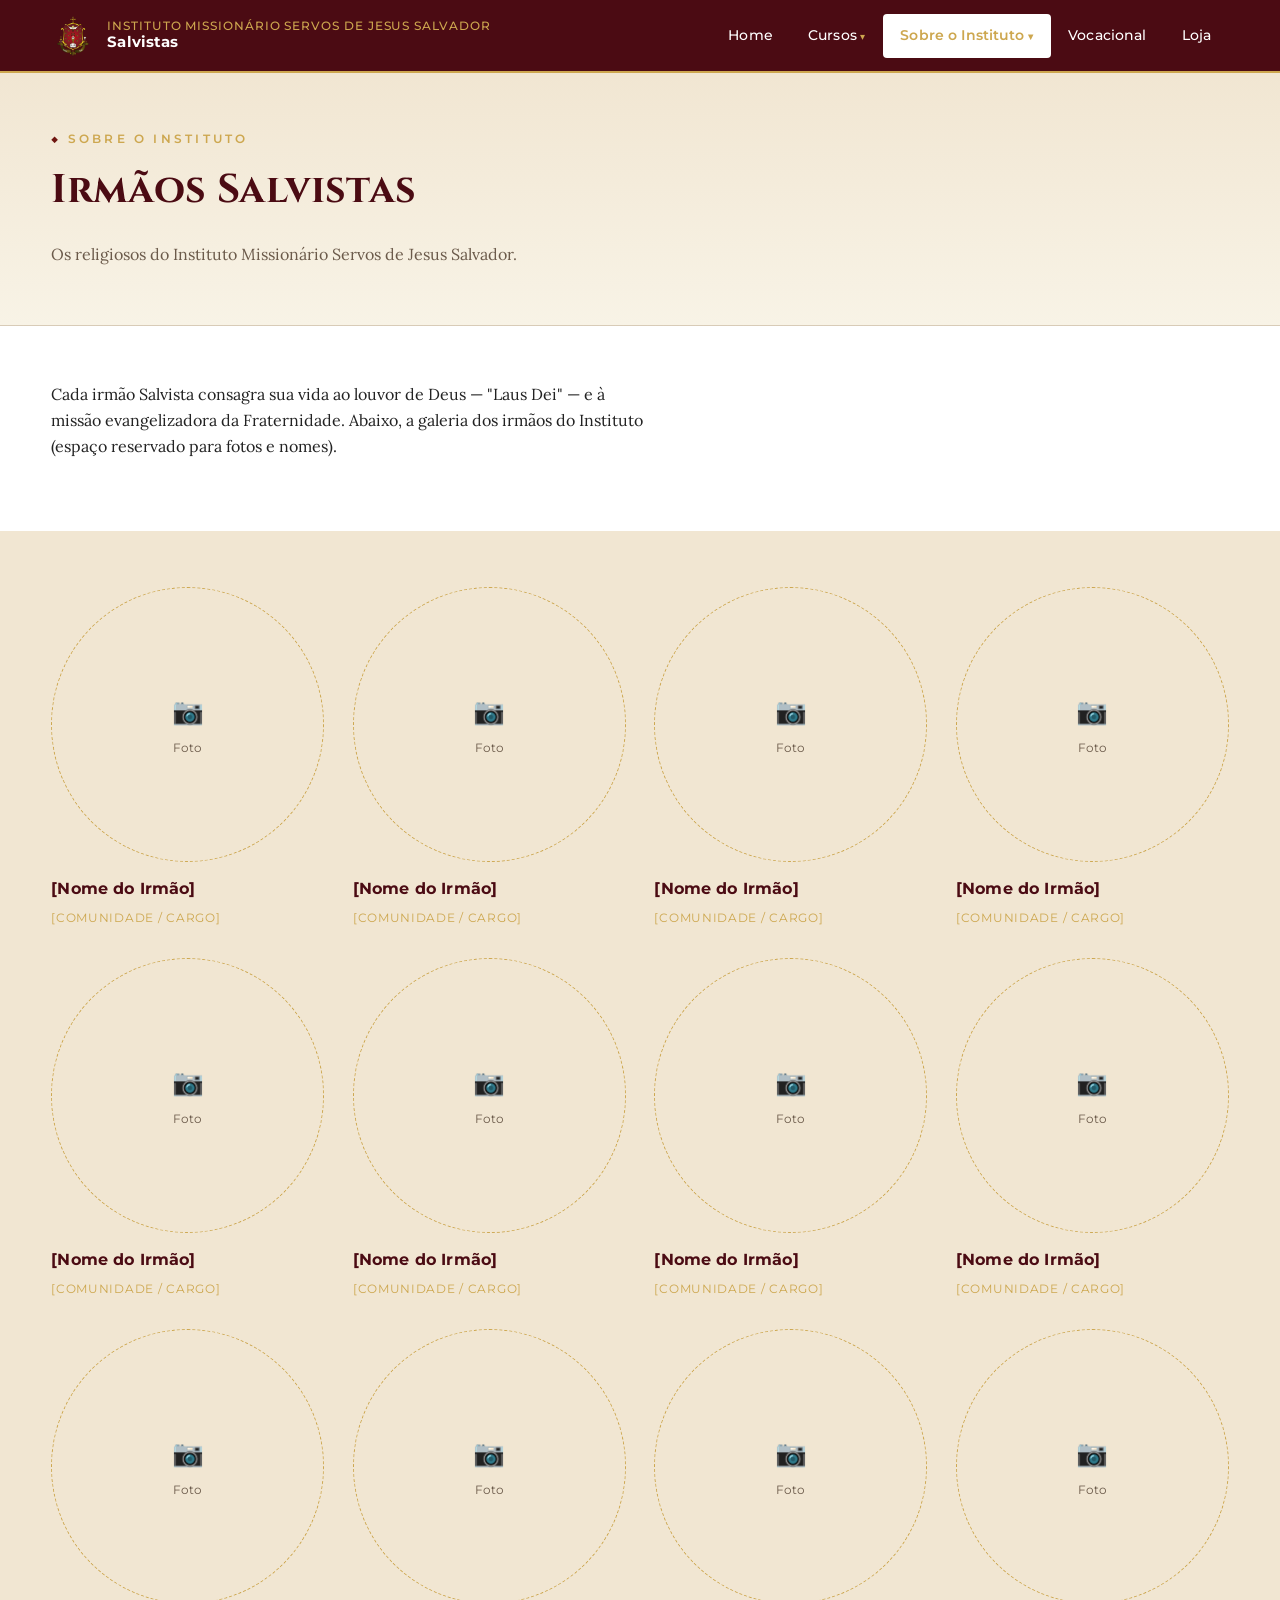
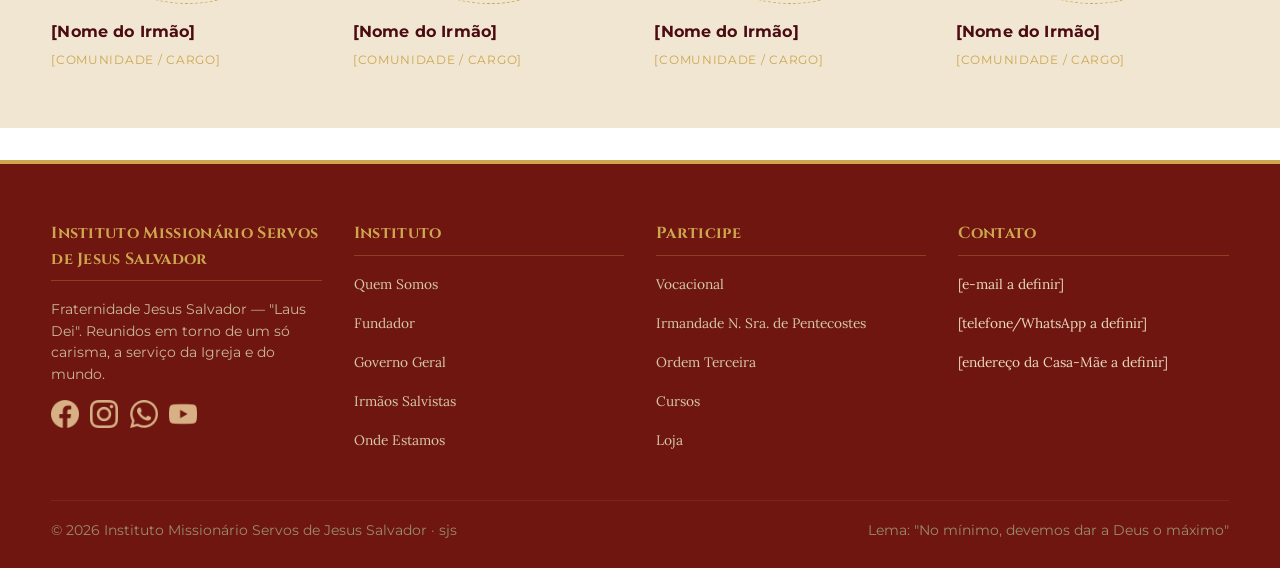
<file: irmaos-salvistas.html>
<!DOCTYPE html>
<html lang="pt-BR">
<head>
<meta charset="UTF-8">
<meta name="viewport" content="width=device-width, initial-scale=1.0">
<title>Irmãos Salvistas | Instituto Missionário Servos de Jesus Salvador</title>
<meta name="description" content="Galeria de fotos e nomes dos religiosos do Instituto.">
<link rel="preconnect" href="https://fonts.googleapis.com">
<link rel="preconnect" href="https://fonts.gstatic.com" crossorigin>
<link href="https://fonts.googleapis.com/css2?family=Cinzel:wght@500;600&family=Lora:ital,wght@0,400;0,500;0,600;1,400&family=Montserrat:wght@500;600;700&display=swap" rel="stylesheet">
<link rel="stylesheet" href="irmaos-salvistas.css">
<link rel="stylesheet" href="index.css">
</head>
<body>


<header class="site-header">
  <div class="container header-bar">
    <a href="index.html" class="brand">
      <span class="brand-mark">
        <img src="images/brasao.png" alt="Brasão Salvistas">
      </span>
      <span class="brand-text">
        <span class="eyebrow-brand">Instituto Missionário Servos de Jesus Salvador</span>
        <span class="brand-name">Salvistas</span>
      </span>
    </a>
    <button class="nav-toggle" aria-label="Abrir menu" aria-expanded="false">☰</button>
    <nav class="primary-nav" aria-label="Menu principal">
      <button class="nav-close" aria-label="Fechar menu">✕</button>
      <ul>
        <li class=""><a href="index.html">Home</a></li>
        <li class="has-dropdown">
          <a href="#" class="dropdown-trigger">Cursos</a>
          <div class="dropdown">
            <a href="cursos.html">Cursos</a>
            <a href="formacao-permanente.html">Formação Permanente</a>
          </div>
        </li>
        <li class="has-dropdown active">
          <a href="#" class="dropdown-trigger">Sobre o Instituto</a>
          <div class="dropdown">
            <a href="quem-somos.html">Quem Somos</a>
            <a href="fundador.html">Fundador</a>
            <a href="governo-geral.html">Governo Geral</a>
            <a href="irmaos-salvistas.html">Irmãos Salvistas</a>
            <a href="irmandade.html">Irmandade N. Sra. de Pentecostes</a>
            <a href="ordem-terceira.html">Ordem Terceira</a>
            <a href="onde-estamos.html">Onde Estamos</a>
            <a href="doacoes.html">Ajude esta Obra</a>
          </div>
        </li>
        <li class=""><a href="vocacional.html">Vocacional</a></li>
        <li class=""><a href="loja.html">Loja</a></li>
        <li class=""><a href="area-do-irmao.html" class="nav-account"><span class="nav-account-icon"><svg viewBox="0 0 24 24"><path d="M12 12c2.7 0 4.9-2.2 4.9-4.9S14.7 2.2 12 2.2 7.1 4.4 7.1 7.1 9.3 12 12 12zm0 2.5c-3.3 0-9.8 1.6-9.8 4.9v2.4h19.6v-2.4c0-3.3-6.5-4.9-9.8-4.9z"/></svg></span>Área do Irmão</a></li>
      </ul>
    </nav>
  </div>
</header>


<main>
<div class="page-hero">
  <div class="container">
    <p class="eyebrow">Sobre o Instituto</p>
    <h1>Irmãos Salvistas</h1>
    <p class="lede" style="max-width:60ch;font-family:var(--serif);color:var(--tinta-suave);">Os religiosos do Instituto Missionário Servos de Jesus Salvador.</p>
  </div>
</div>


<section>
  <div class="container">
    <p style="max-width:60ch;">Cada irmão Salvista consagra sua vida ao louvor de Deus — "Laus Dei" — e à missão evangelizadora da Fraternidade. Abaixo, a galeria dos irmãos do Instituto (espaço reservado para fotos e nomes).</p>
  </div>
</section>

<section class="tint">
  <div class="container grid grid-4">
    <div class="person"><div class="placeholder circle"><div class="ph-inner"><span class="ph-icon">📷</span><span>Foto</span></div></div><h3>[Nome do Irmão]</h3><span class="role">[Comunidade / cargo]</span></div>
    <div class="person"><div class="placeholder circle"><div class="ph-inner"><span class="ph-icon">📷</span><span>Foto</span></div></div><h3>[Nome do Irmão]</h3><span class="role">[Comunidade / cargo]</span></div>
    <div class="person"><div class="placeholder circle"><div class="ph-inner"><span class="ph-icon">📷</span><span>Foto</span></div></div><h3>[Nome do Irmão]</h3><span class="role">[Comunidade / cargo]</span></div>
    <div class="person"><div class="placeholder circle"><div class="ph-inner"><span class="ph-icon">📷</span><span>Foto</span></div></div><h3>[Nome do Irmão]</h3><span class="role">[Comunidade / cargo]</span></div>
    <div class="person"><div class="placeholder circle"><div class="ph-inner"><span class="ph-icon">📷</span><span>Foto</span></div></div><h3>[Nome do Irmão]</h3><span class="role">[Comunidade / cargo]</span></div>
    <div class="person"><div class="placeholder circle"><div class="ph-inner"><span class="ph-icon">📷</span><span>Foto</span></div></div><h3>[Nome do Irmão]</h3><span class="role">[Comunidade / cargo]</span></div>
    <div class="person"><div class="placeholder circle"><div class="ph-inner"><span class="ph-icon">📷</span><span>Foto</span></div></div><h3>[Nome do Irmão]</h3><span class="role">[Comunidade / cargo]</span></div>
    <div class="person"><div class="placeholder circle"><div class="ph-inner"><span class="ph-icon">📷</span><span>Foto</span></div></div><h3>[Nome do Irmão]</h3><span class="role">[Comunidade / cargo]</span></div>
    <div class="person"><div class="placeholder circle"><div class="ph-inner"><span class="ph-icon">📷</span><span>Foto</span></div></div><h3>[Nome do Irmão]</h3><span class="role">[Comunidade / cargo]</span></div>
    <div class="person"><div class="placeholder circle"><div class="ph-inner"><span class="ph-icon">📷</span><span>Foto</span></div></div><h3>[Nome do Irmão]</h3><span class="role">[Comunidade / cargo]</span></div>
    <div class="person"><div class="placeholder circle"><div class="ph-inner"><span class="ph-icon">📷</span><span>Foto</span></div></div><h3>[Nome do Irmão]</h3><span class="role">[Comunidade / cargo]</span></div>
    <div class="person"><div class="placeholder circle"><div class="ph-inner"><span class="ph-icon">📷</span><span>Foto</span></div></div><h3>[Nome do Irmão]</h3><span class="role">[Comunidade / cargo]</span></div>
  </div>
</section>

</main>


<footer class="site-footer">
  <div class="container">
    <div class="footer-grid">
      <div>
        <h4>Instituto Missionário Servos de Jesus Salvador</h4>
        <p style="font-family:var(--ui);font-size:.85rem;max-width:32ch;">Fraternidade Jesus Salvador — "Laus Dei". Reunidos em torno de um só carisma, a serviço da Igreja e do mundo.</p>
               <div class="social-row" aria-label="Redes sociais">
          <a href="#" aria-label="Facebook">
            <img src="images/facebook.png" alt="Facebook">
          </a>
          <a href="#" aria-label="Instagram">
            <img src="images/instagram.png" alt="Instagram">
          </a>
          <a href="#" aria-label="WhatsApp">
            <img src="images/whatsapp.png" alt="WhatsApp">
          </a>
          <a href="#" aria-label="YouTube">
            <img src="images/youtube.png" alt="YouTube">
          </a>
        </div>
      </div>
      <div>
        <h4>Instituto</h4>
        <ul>
          <li><a href="quem-somos.html">Quem Somos</a></li>
          <li><a href="fundador.html">Fundador</a></li>
          <li><a href="governo-geral.html">Governo Geral</a></li>
          <li><a href="irmaos-salvistas.html">Irmãos Salvistas</a></li>
          <li><a href="onde-estamos.html">Onde Estamos</a></li>
        </ul>
      </div>
      <div>
        <h4>Participe</h4>
        <ul>
          <li><a href="vocacional.html">Vocacional</a></li>
          <li><a href="irmandade.html">Irmandade N. Sra. de Pentecostes</a></li>
          <li><a href="ordem-terceira.html">Ordem Terceira</a></li>
          <li><a href="cursos.html">Cursos</a></li>
          <li><a href="loja.html">Loja</a></li>
        </ul>
      </div>
      <div>
        <h4>Contato</h4>
        <ul>
          <li>[e-mail a definir]</li>
          <li>[telefone/WhatsApp a definir]</li>
          <li>[endereço da Casa-Mãe a definir]</li>
        </ul>
      </div>
    </div>
    <div class="footer-bottom">
      <span>© <span class="js-year"></span> Instituto Missionário Servos de Jesus Salvador · sjs</span>
      <span>Lema: "No mínimo, devemos dar a Deus o máximo"</span>
    </div>
  </div>
</footer>


<script src="script.js"></script>
</body>
</html>
</file>
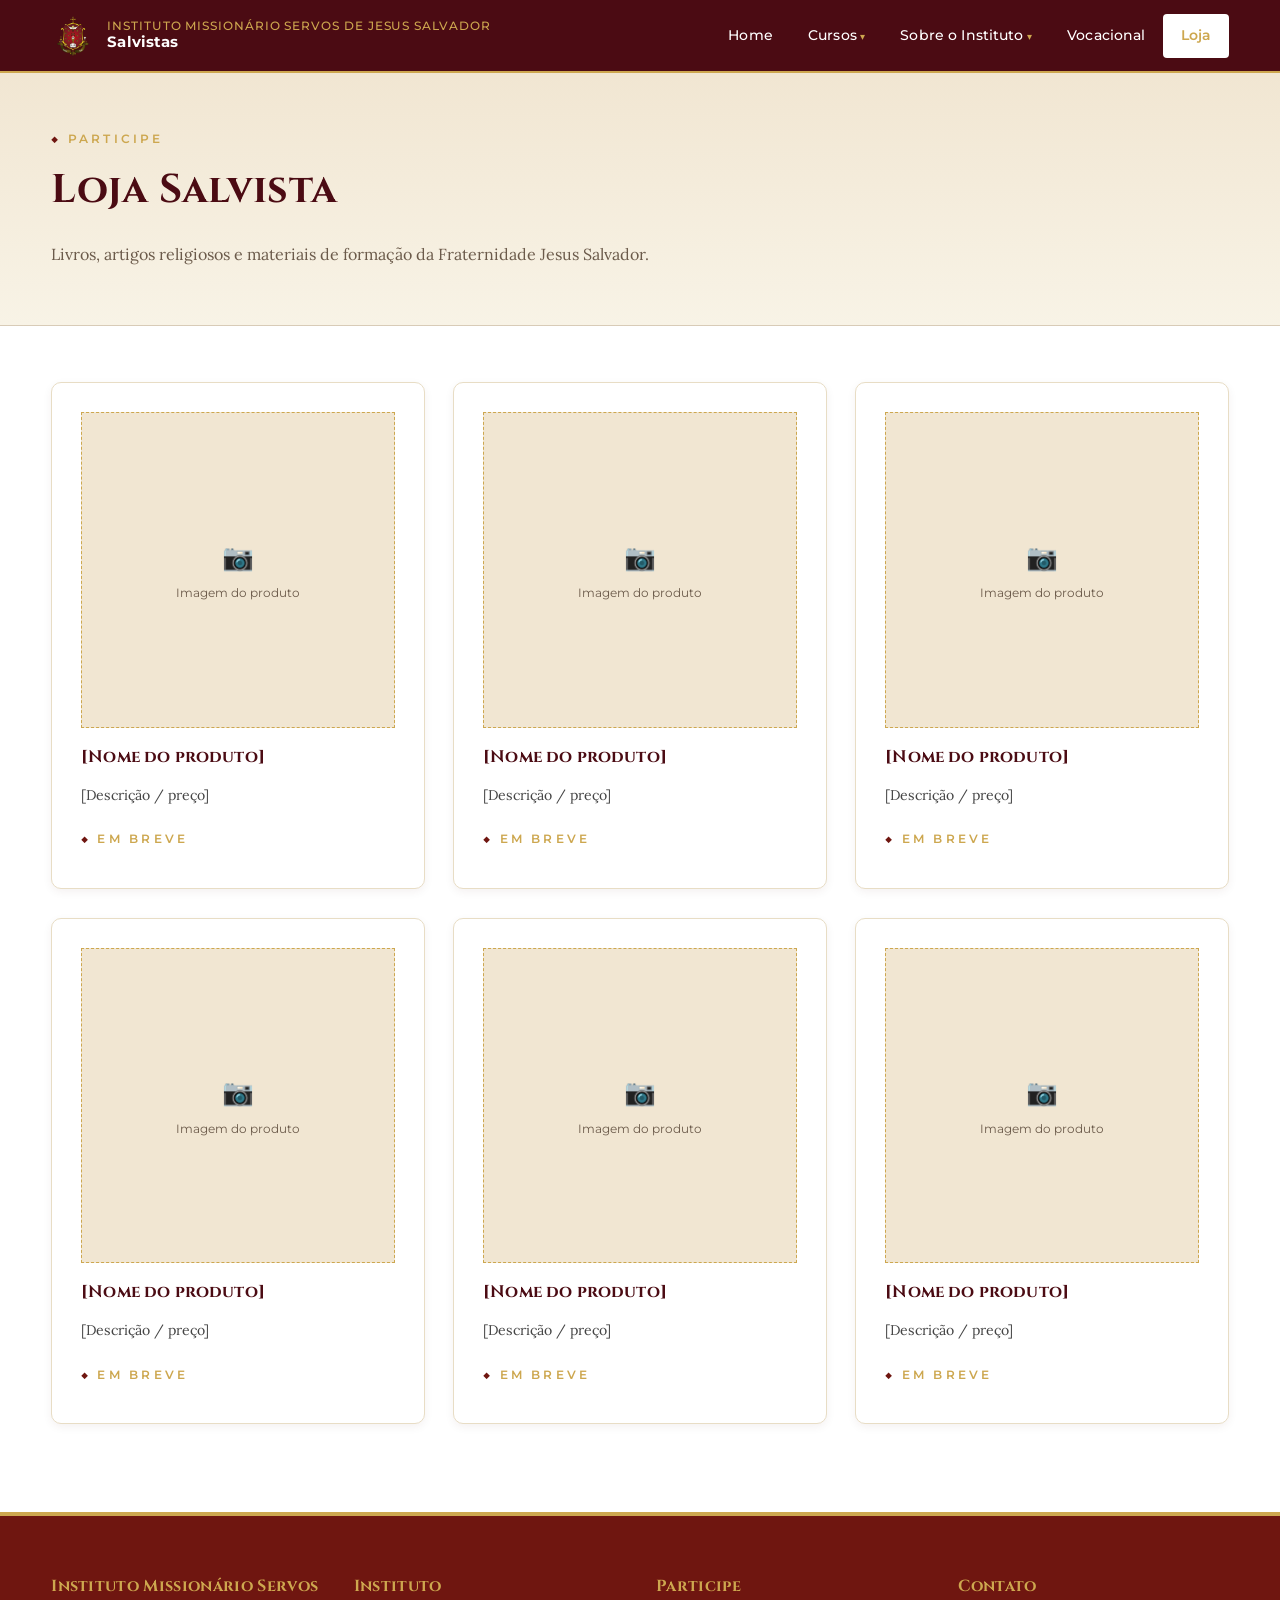
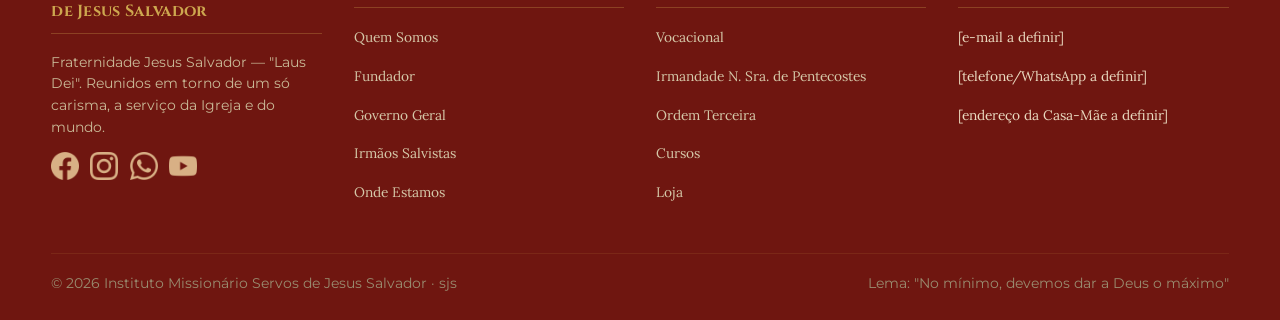
<file: loja.html>
<!DOCTYPE html>
<html lang="pt-BR">
<head>
<meta charset="UTF-8">
<meta name="viewport" content="width=device-width, initial-scale=1.0">
<title>Loja | Instituto Missionário Servos de Jesus Salvador</title>
<meta name="description" content="Livros, artigos religiosos e materiais de formação da Fraternidade Jesus Salvador.">
<link rel="preconnect" href="https://fonts.googleapis.com">
<link rel="preconnect" href="https://fonts.gstatic.com" crossorigin>
<link href="https://fonts.googleapis.com/css2?family=Cinzel:wght@500;600&family=Lora:ital,wght@0,400;0,500;0,600;1,400&family=Montserrat:wght@500;600;700&display=swap" rel="stylesheet">
<link rel="stylesheet" href="loja.css">
<link rel="stylesheet" href="index.css">
</head>
<body>


<header class="site-header">
  <div class="container header-bar">
    <a href="index.html" class="brand">
      <span class="brand-mark">
        <img src="images/brasao.png" alt="Brasão Salvistas">
      </span>
      <span class="brand-text">
        <span class="eyebrow-brand">Instituto Missionário Servos de Jesus Salvador</span>
        <span class="brand-name">Salvistas</span>
      </span>
    </a>
    <button class="nav-toggle" aria-label="Abrir menu" aria-expanded="false">☰</button>
    <nav class="primary-nav" aria-label="Menu principal">
      <button class="nav-close" aria-label="Fechar menu">✕</button>
      <ul>
        <li class=""><a href="index.html">Home</a></li>
        <li class="has-dropdown">
          <a href="#" class="dropdown-trigger">Cursos</a>
          <div class="dropdown">
            <a href="cursos.html">Cursos</a>
            <a href="formacao-permanente.html">Formação Permanente</a>
          </div>
        </li>
        <li class="has-dropdown">
          <a href="#" class="dropdown-trigger">Sobre o Instituto</a>
          <div class="dropdown">
            <a href="quem-somos.html">Quem Somos</a>
            <a href="fundador.html">Fundador</a>
            <a href="governo-geral.html">Governo Geral</a>
            <a href="irmaos-salvistas.html">Irmãos Salvistas</a>
            <a href="irmandade.html">Irmandade N. Sra. de Pentecostes</a>
            <a href="ordem-terceira.html">Ordem Terceira</a>
            <a href="onde-estamos.html">Onde Estamos</a>
            <a href="doacoes.html">Ajude esta Obra</a>
          </div>
        </li>
        <li class=""><a href="vocacional.html">Vocacional</a></li>
        <li class="active"><a href="loja.html">Loja</a></li>
        <li class=""><a href="area-do-irmao.html" class="nav-account"><span class="nav-account-icon"><svg viewBox="0 0 24 24"><path d="M12 12c2.7 0 4.9-2.2 4.9-4.9S14.7 2.2 12 2.2 7.1 4.4 7.1 7.1 9.3 12 12 12zm0 2.5c-3.3 0-9.8 1.6-9.8 4.9v2.4h19.6v-2.4c0-3.3-6.5-4.9-9.8-4.9z"/></svg></span>Área do Irmão</a></li>
      </ul>
    </nav>
  </div>
</header>


<main>
<div class="page-hero">
  <div class="container">
    <p class="eyebrow">Participe</p>
    <h1>Loja Salvista</h1>
    <p class="lede" style="max-width:60ch;font-family:var(--serif);color:var(--tinta-suave);">Livros, artigos religiosos e materiais de formação da Fraternidade Jesus Salvador.</p>
  </div>
</div>


<section>
  <div class="container grid grid-3">
    <div class="card">
      <div class="placeholder square"><div class="ph-inner"><span class="ph-icon">📷</span><span>Imagem do produto</span></div></div>
      <h3 style="margin-top:1rem;">[Nome do produto]</h3>
      <p style="font-size:.88rem;">[Descrição / preço]</p>
      <span class="eyebrow">Em breve</span>
    </div>
    <div class="card">
      <div class="placeholder square"><div class="ph-inner"><span class="ph-icon">📷</span><span>Imagem do produto</span></div></div>
      <h3 style="margin-top:1rem;">[Nome do produto]</h3>
      <p style="font-size:.88rem;">[Descrição / preço]</p>
      <span class="eyebrow">Em breve</span>
    </div>
    <div class="card">
      <div class="placeholder square"><div class="ph-inner"><span class="ph-icon">📷</span><span>Imagem do produto</span></div></div>
      <h3 style="margin-top:1rem;">[Nome do produto]</h3>
      <p style="font-size:.88rem;">[Descrição / preço]</p>
      <span class="eyebrow">Em breve</span>
    </div>
    <div class="card">
      <div class="placeholder square"><div class="ph-inner"><span class="ph-icon">📷</span><span>Imagem do produto</span></div></div>
      <h3 style="margin-top:1rem;">[Nome do produto]</h3>
      <p style="font-size:.88rem;">[Descrição / preço]</p>
      <span class="eyebrow">Em breve</span>
    </div>
    <div class="card">
      <div class="placeholder square"><div class="ph-inner"><span class="ph-icon">📷</span><span>Imagem do produto</span></div></div>
      <h3 style="margin-top:1rem;">[Nome do produto]</h3>
      <p style="font-size:.88rem;">[Descrição / preço]</p>
      <span class="eyebrow">Em breve</span>
    </div>
    <div class="card">
      <div class="placeholder square"><div class="ph-inner"><span class="ph-icon">📷</span><span>Imagem do produto</span></div></div>
      <h3 style="margin-top:1rem;">[Nome do produto]</h3>
      <p style="font-size:.88rem;">[Descrição / preço]</p>
      <span class="eyebrow">Em breve</span>
    </div>
  </div>
</section>

</main>


<footer class="site-footer">
  <div class="container">
    <div class="footer-grid">
      <div>
        <h4>Instituto Missionário Servos de Jesus Salvador</h4>
        <p style="font-family:var(--ui);font-size:.85rem;max-width:32ch;">Fraternidade Jesus Salvador — "Laus Dei". Reunidos em torno de um só carisma, a serviço da Igreja e do mundo.</p>
        <div class="social-row" aria-label="Redes sociais">
          <a href="#" aria-label="Facebook">
            <img src="images/facebook.png" alt="Facebook">
          </a>
          <a href="#" aria-label="Instagram">
            <img src="images/instagram.png" alt="Instagram">
          </a>
          <a href="#" aria-label="WhatsApp">
            <img src="images/whatsapp.png" alt="WhatsApp">
          </a>
          <a href="#" aria-label="YouTube">
            <img src="images/youtube.png" alt="YouTube">
          </a>
        </div>
      </div>
      <div>
        <h4>Instituto</h4>
        <ul>
          <li><a href="quem-somos.html">Quem Somos</a></li>
          <li><a href="fundador.html">Fundador</a></li>
          <li><a href="governo-geral.html">Governo Geral</a></li>
          <li><a href="irmaos-salvistas.html">Irmãos Salvistas</a></li>
          <li><a href="onde-estamos.html">Onde Estamos</a></li>
        </ul>
      </div>
      <div>
        <h4>Participe</h4>
        <ul>
          <li><a href="vocacional.html">Vocacional</a></li>
          <li><a href="irmandade.html">Irmandade N. Sra. de Pentecostes</a></li>
          <li><a href="ordem-terceira.html">Ordem Terceira</a></li>
          <li><a href="cursos.html">Cursos</a></li>
          <li><a href="loja.html">Loja</a></li>
        </ul>
      </div>
      <div>
        <h4>Contato</h4>
        <ul>
          <li>[e-mail a definir]</li>
          <li>[telefone/WhatsApp a definir]</li>
          <li>[endereço da Casa-Mãe a definir]</li>
        </ul>
      </div>
    </div>
    <div class="footer-bottom">
      <span>© <span class="js-year"></span> Instituto Missionário Servos de Jesus Salvador · sjs</span>
      <span>Lema: "No mínimo, devemos dar a Deus o máximo"</span>
    </div>
  </div>
</footer>


<script src="script.js"></script>
</body>
</html>
</file>
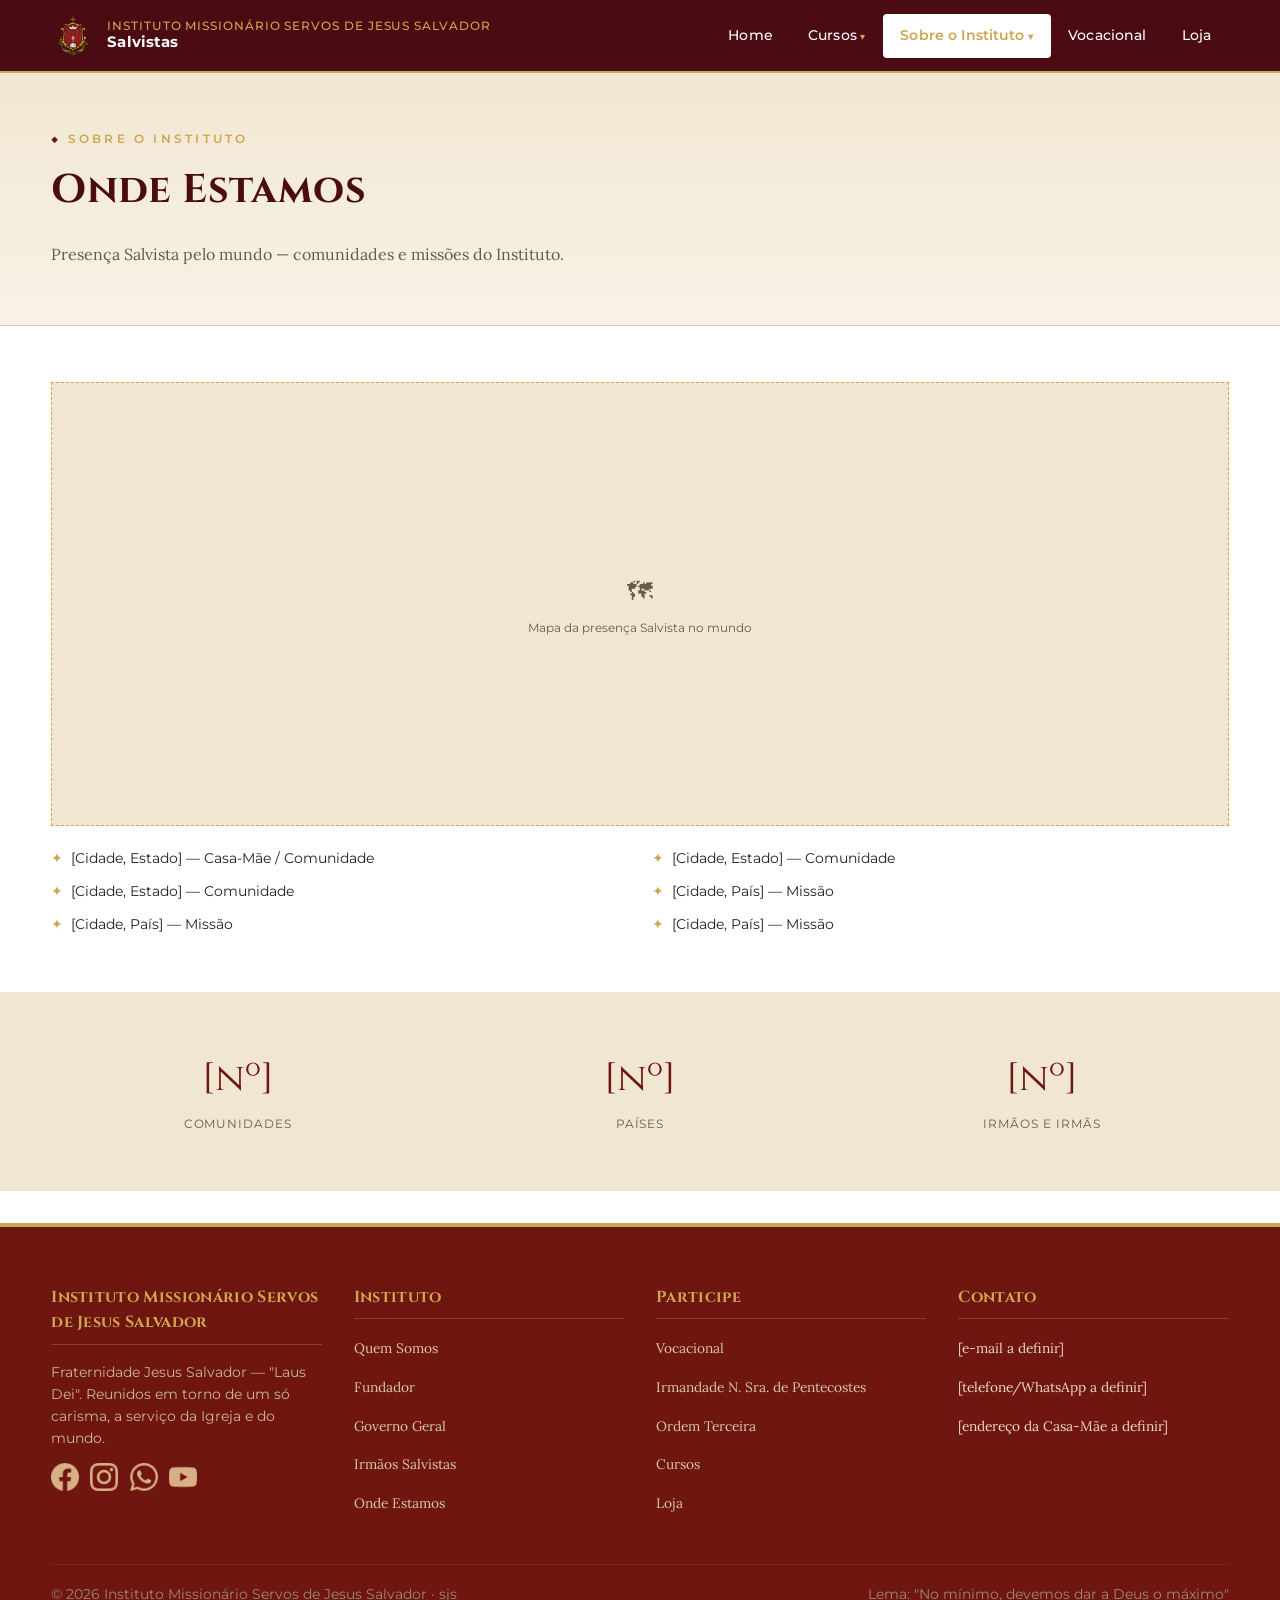
<file: onde-estamos.html>
<!DOCTYPE html>
<html lang="pt-BR">
<head>
<meta charset="UTF-8">
<meta name="viewport" content="width=device-width, initial-scale=1.0">
<title>Onde Estamos | Instituto Missionário Servos de Jesus Salvador</title>
<meta name="description" content="Presença Salvista pelo mundo — comunidades e missões.">
<link rel="preconnect" href="https://fonts.googleapis.com">
<link rel="preconnect" href="https://fonts.gstatic.com" crossorigin>
<link href="https://fonts.googleapis.com/css2?family=Cinzel:wght@500;600&family=Lora:ital,wght@0,400;0,500;0,600;1,400&family=Montserrat:wght@500;600;700&display=swap" rel="stylesheet">
<link rel="stylesheet" href="onde-estamos.css">
<link rel="stylesheet" href="index.css">
</head>
<body>


<header class="site-header">
  <div class="container header-bar">
    <a href="index.html" class="brand">
      <span class="brand-mark">
        <img src="images/brasao.png" alt="Brasão Salvistas">
      </span>
      <span class="brand-text">
        <span class="eyebrow-brand">Instituto Missionário Servos de Jesus Salvador</span>
        <span class="brand-name">Salvistas</span>
      </span>
    </a>
    <button class="nav-toggle" aria-label="Abrir menu" aria-expanded="false">☰</button>
    <nav class="primary-nav" aria-label="Menu principal">
      <button class="nav-close" aria-label="Fechar menu">✕</button>
      <ul>
        <li class=""><a href="index.html">Home</a></li>
        <li class="has-dropdown">
          <a href="#" class="dropdown-trigger">Cursos</a>
          <div class="dropdown">
            <a href="cursos.html">Cursos</a>
            <a href="formacao-permanente.html">Formação Permanente</a>
          </div>
        </li>
        <li class="has-dropdown active">
          <a href="#" class="dropdown-trigger">Sobre o Instituto</a>
          <div class="dropdown">
            <a href="quem-somos.html">Quem Somos</a>
            <a href="fundador.html">Fundador</a>
            <a href="governo-geral.html">Governo Geral</a>
            <a href="irmaos-salvistas.html">Irmãos Salvistas</a>
            <a href="irmandade.html">Irmandade N. Sra. de Pentecostes</a>
            <a href="ordem-terceira.html">Ordem Terceira</a>
            <a href="onde-estamos.html">Onde Estamos</a>
            <a href="doacoes.html">Ajude esta Obra</a>
          </div>
        </li>
        <li class=""><a href="vocacional.html">Vocacional</a></li>
        <li class=""><a href="loja.html">Loja</a></li>
        <li class=""><a href="area-do-irmao.html" class="nav-account"><span class="nav-account-icon"><svg viewBox="0 0 24 24"><path d="M12 12c2.7 0 4.9-2.2 4.9-4.9S14.7 2.2 12 2.2 7.1 4.4 7.1 7.1 9.3 12 12 12zm0 2.5c-3.3 0-9.8 1.6-9.8 4.9v2.4h19.6v-2.4c0-3.3-6.5-4.9-9.8-4.9z"/></svg></span>Área do Irmão</a></li>
      </ul>
    </nav>
  </div>
</header>


<main>
<div class="page-hero">
  <div class="container">
    <p class="eyebrow">Sobre o Instituto</p>
    <h1>Onde Estamos</h1>
    <p class="lede" style="max-width:60ch;font-family:var(--serif);color:var(--tinta-suave);">Presença Salvista pelo mundo — comunidades e missões do Instituto.</p>
  </div>
</div>


<section>
  <div class="container map-shell">
    <div class="placeholder map"><div class="ph-inner"><span class="ph-icon">🗺</span><span>Mapa da presença Salvista no mundo</span></div></div>
    <ul class="pin-list">
      <li>[Cidade, Estado] — Casa-Mãe / Comunidade</li>
      <li>[Cidade, Estado] — Comunidade</li>
      <li>[Cidade, Estado] — Comunidade</li>
      <li>[Cidade, País] — Missão</li>
      <li>[Cidade, País] — Missão</li>
      <li>[Cidade, País] — Missão</li>
    </ul>
  </div>
</section>


<section class="tint">
  <div class="container grid grid-3">
    <div class="stat"><span class="num">[nº]</span><span class="label">Comunidades</span></div>
    <div class="stat"><span class="num">[nº]</span><span class="label">Países</span></div>
    <div class="stat"><span class="num">[nº]</span><span class="label">Irmãos e Irmãs</span></div>
  </div>
</section>

</main>


<footer class="site-footer">
  <div class="container">
    <div class="footer-grid">
      <div>
        <h4>Instituto Missionário Servos de Jesus Salvador</h4>
        <p style="font-family:var(--ui);font-size:.85rem;max-width:32ch;">Fraternidade Jesus Salvador — "Laus Dei". Reunidos em torno de um só carisma, a serviço da Igreja e do mundo.</p>
                <div class="social-row" aria-label="Redes sociais">
          <a href="#" aria-label="Facebook">
            <img src="images/facebook.png" alt="Facebook">
          </a>
          <a href="#" aria-label="Instagram">
            <img src="images/instagram.png" alt="Instagram">
          </a>
          <a href="#" aria-label="WhatsApp">
            <img src="images/whatsapp.png" alt="WhatsApp">
          </a>
          <a href="#" aria-label="YouTube">
            <img src="images/youtube.png" alt="YouTube">
          </a>
        </div>
      </div>
      <div>
        <h4>Instituto</h4>
        <ul>
          <li><a href="quem-somos.html">Quem Somos</a></li>
          <li><a href="fundador.html">Fundador</a></li>
          <li><a href="governo-geral.html">Governo Geral</a></li>
          <li><a href="irmaos-salvistas.html">Irmãos Salvistas</a></li>
          <li><a href="onde-estamos.html">Onde Estamos</a></li>
        </ul>
      </div>
      <div>
        <h4>Participe</h4>
        <ul>
          <li><a href="vocacional.html">Vocacional</a></li>
          <li><a href="irmandade.html">Irmandade N. Sra. de Pentecostes</a></li>
          <li><a href="ordem-terceira.html">Ordem Terceira</a></li>
          <li><a href="cursos.html">Cursos</a></li>
          <li><a href="loja.html">Loja</a></li>
        </ul>
      </div>
      <div>
        <h4>Contato</h4>
        <ul>
          <li>[e-mail a definir]</li>
          <li>[telefone/WhatsApp a definir]</li>
          <li>[endereço da Casa-Mãe a definir]</li>
        </ul>
      </div>
    </div>
    <div class="footer-bottom">
      <span>© <span class="js-year"></span> Instituto Missionário Servos de Jesus Salvador · sjs</span>
      <span>Lema: "No mínimo, devemos dar a Deus o máximo"</span>
    </div>
  </div>
</footer>


<script src="script.js"></script>
</body>
</html>
</file>
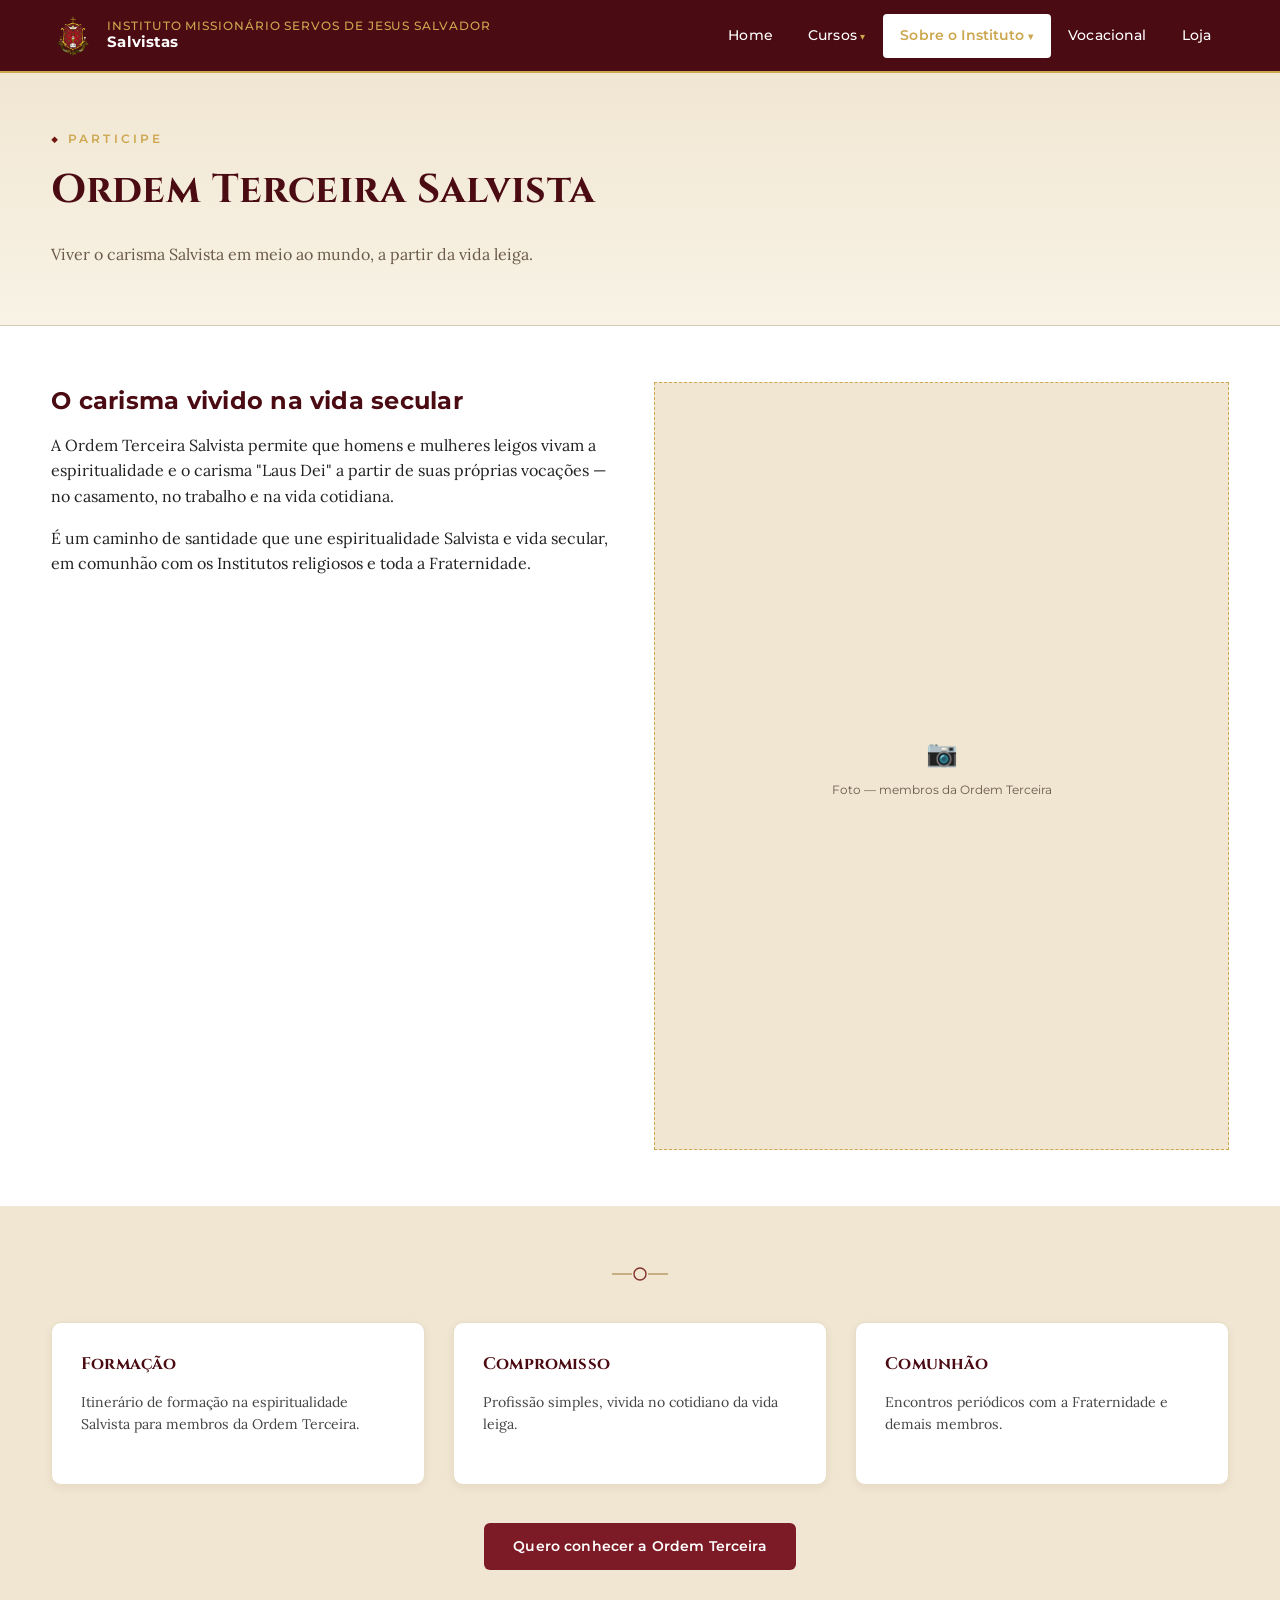
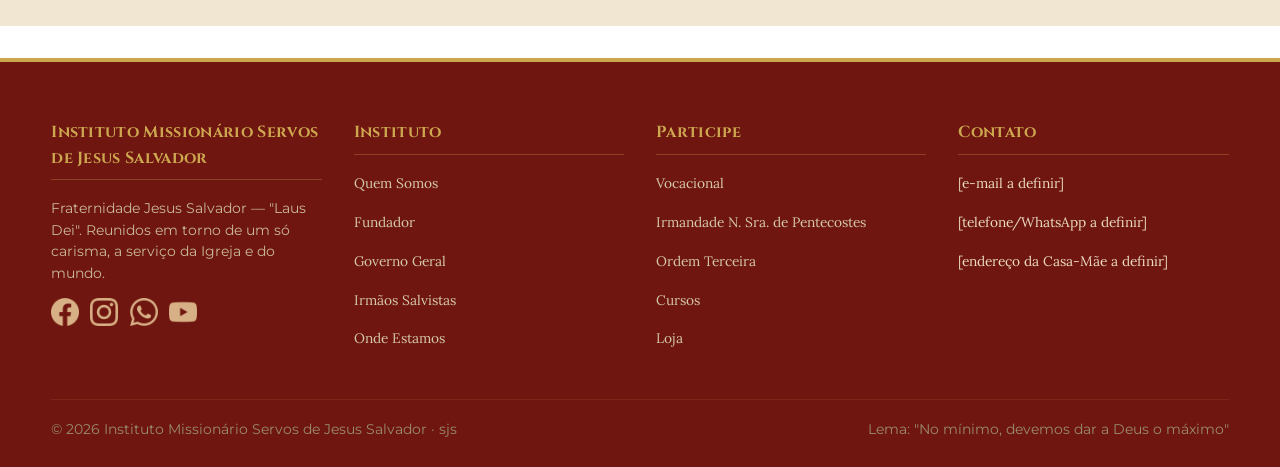
<file: ordem-terceira.html>
<!DOCTYPE html>
<html lang="pt-BR">
<head>
<meta charset="UTF-8">
<meta name="viewport" content="width=device-width, initial-scale=1.0">
<title>Ordem Terceira | Instituto Missionário Servos de Jesus Salvador</title>
<meta name="description" content="Ordem Terceira Salvista — o carisma vivido na vida secular.">
<link rel="preconnect" href="https://fonts.googleapis.com">
<link rel="preconnect" href="https://fonts.gstatic.com" crossorigin>
<link href="https://fonts.googleapis.com/css2?family=Cinzel:wght@500;600&family=Lora:ital,wght@0,400;0,500;0,600;1,400&family=Montserrat:wght@500;600;700&display=swap" rel="stylesheet">
<link rel="stylesheet" href="ordem-terceira.css">
<link rel="stylesheet" href="index.css">
</head>
<body>


<header class="site-header">
  <div class="container header-bar">
    <a href="index.html" class="brand">
      <span class="brand-mark">
        <img src="images/brasao.png" alt="Brasão Salvistas">
      </span>
      <span class="brand-text">
        <span class="eyebrow-brand">Instituto Missionário Servos de Jesus Salvador</span>
        <span class="brand-name">Salvistas</span>
      </span>
    </a>
    <button class="nav-toggle" aria-label="Abrir menu" aria-expanded="false">☰</button>
    <nav class="primary-nav" aria-label="Menu principal">
      <button class="nav-close" aria-label="Fechar menu">✕</button>
      <ul>
        <li class=""><a href="index.html">Home</a></li>
        <li class="has-dropdown">
          <a href="#" class="dropdown-trigger">Cursos</a>
          <div class="dropdown">
            <a href="cursos.html">Cursos</a>
            <a href="formacao-permanente.html">Formação Permanente</a>
          </div>
        </li>
        <li class="has-dropdown active">
          <a href="#" class="dropdown-trigger">Sobre o Instituto</a>
          <div class="dropdown">
            <a href="quem-somos.html">Quem Somos</a>
            <a href="fundador.html">Fundador</a>
            <a href="governo-geral.html">Governo Geral</a>
            <a href="irmaos-salvistas.html">Irmãos Salvistas</a>
            <a href="irmandade.html">Irmandade N. Sra. de Pentecostes</a>
            <a href="ordem-terceira.html">Ordem Terceira</a>
            <a href="onde-estamos.html">Onde Estamos</a>
            <a href="doacoes.html">Ajude esta Obra</a>
          </div>
        </li>
        <li class=""><a href="vocacional.html">Vocacional</a></li>
        <li class=""><a href="loja.html">Loja</a></li>
        <li class=""><a href="area-do-irmao.html" class="nav-account"><span class="nav-account-icon"><svg viewBox="0 0 24 24"><path d="M12 12c2.7 0 4.9-2.2 4.9-4.9S14.7 2.2 12 2.2 7.1 4.4 7.1 7.1 9.3 12 12 12zm0 2.5c-3.3 0-9.8 1.6-9.8 4.9v2.4h19.6v-2.4c0-3.3-6.5-4.9-9.8-4.9z"/></svg></span>Área do Irmão</a></li>
      </ul>
    </nav>
  </div>
</header>


<main>
<div class="page-hero">
  <div class="container">
    <p class="eyebrow">Participe</p>
    <h1>Ordem Terceira Salvista</h1>
    <p class="lede" style="max-width:60ch;font-family:var(--serif);color:var(--tinta-suave);">Viver o carisma Salvista em meio ao mundo, a partir da vida leiga.</p>
  </div>
</div>


<section>
  <div class="container grid grid-2">
    <div>
      <h2>O carisma vivido na vida secular</h2>
      <p>A Ordem Terceira Salvista permite que homens e mulheres leigos vivam a espiritualidade e o carisma "Laus Dei" a partir de suas próprias vocações — no casamento, no trabalho e na vida cotidiana.</p>
      <p>É um caminho de santidade que une espiritualidade Salvista e vida secular, em comunhão com os Institutos religiosos e toda a Fraternidade.</p>
    </div>
    <div class="placeholder tall"><div class="ph-inner"><span class="ph-icon">📷</span><span>Foto — membros da Ordem Terceira</span></div></div>
  </div>
</section>


<section class="tint">
  <div class="container">
    <div class="divider-rays" aria-hidden="true">
      <svg viewBox="0 0 60 24" width="60" height="24"><path d="M2 12 H22" stroke="#af8a4e" stroke-width="1.4"/>
      <circle cx="30" cy="12" r="6" fill="none" stroke="#6f1610" stroke-width="1.4"/>
      <path d="M38 12 H58" stroke="#af8a4e" stroke-width="1.4"/></svg>
    </div>
    <div class="grid grid-3">
      <div class="card"><h3>Formação</h3><p style="font-size:.88rem;">Itinerário de formação na espiritualidade Salvista para membros da Ordem Terceira.</p></div>
      <div class="card"><h3>Compromisso</h3><p style="font-size:.88rem;">Profissão simples, vivida no cotidiano da vida leiga.</p></div>
      <div class="card"><h3>Comunhão</h3><p style="font-size:.88rem;">Encontros periódicos com a Fraternidade e demais membros.</p></div>
    </div>
    <div style="text-align:center;margin-top:2.4rem;">
      <a href="#" class="btn btn-solid">Quero conhecer a Ordem Terceira</a>
    </div>
  </div>
</section>

</main>


<footer class="site-footer">
  <div class="container">
    <div class="footer-grid">
      <div>
        <h4>Instituto Missionário Servos de Jesus Salvador</h4>
        <p style="font-family:var(--ui);font-size:.85rem;max-width:32ch;">Fraternidade Jesus Salvador — "Laus Dei". Reunidos em torno de um só carisma, a serviço da Igreja e do mundo.</p>
                <div class="social-row" aria-label="Redes sociais">
          <a href="#" aria-label="Facebook">
            <img src="images/facebook.png" alt="Facebook">
          </a>
          <a href="#" aria-label="Instagram">
            <img src="images/instagram.png" alt="Instagram">
          </a>
          <a href="#" aria-label="WhatsApp">
            <img src="images/whatsapp.png" alt="WhatsApp">
          </a>
          <a href="#" aria-label="YouTube">
            <img src="images/youtube.png" alt="YouTube">
          </a>
        </div>
      </div>
      <div>
        <h4>Instituto</h4>
        <ul>
          <li><a href="quem-somos.html">Quem Somos</a></li>
          <li><a href="fundador.html">Fundador</a></li>
          <li><a href="governo-geral.html">Governo Geral</a></li>
          <li><a href="irmaos-salvistas.html">Irmãos Salvistas</a></li>
          <li><a href="onde-estamos.html">Onde Estamos</a></li>
        </ul>
      </div>
      <div>
        <h4>Participe</h4>
        <ul>
          <li><a href="vocacional.html">Vocacional</a></li>
          <li><a href="irmandade.html">Irmandade N. Sra. de Pentecostes</a></li>
          <li><a href="ordem-terceira.html">Ordem Terceira</a></li>
          <li><a href="cursos.html">Cursos</a></li>
          <li><a href="loja.html">Loja</a></li>
        </ul>
      </div>
      <div>
        <h4>Contato</h4>
        <ul>
          <li>[e-mail a definir]</li>
          <li>[telefone/WhatsApp a definir]</li>
          <li>[endereço da Casa-Mãe a definir]</li>
        </ul>
      </div>
    </div>
    <div class="footer-bottom">
      <span>© <span class="js-year"></span> Instituto Missionário Servos de Jesus Salvador · sjs</span>
      <span>Lema: "No mínimo, devemos dar a Deus o máximo"</span>
    </div>
  </div>
</footer>


<script src="script.js"></script>
</body>
</html>
</file>
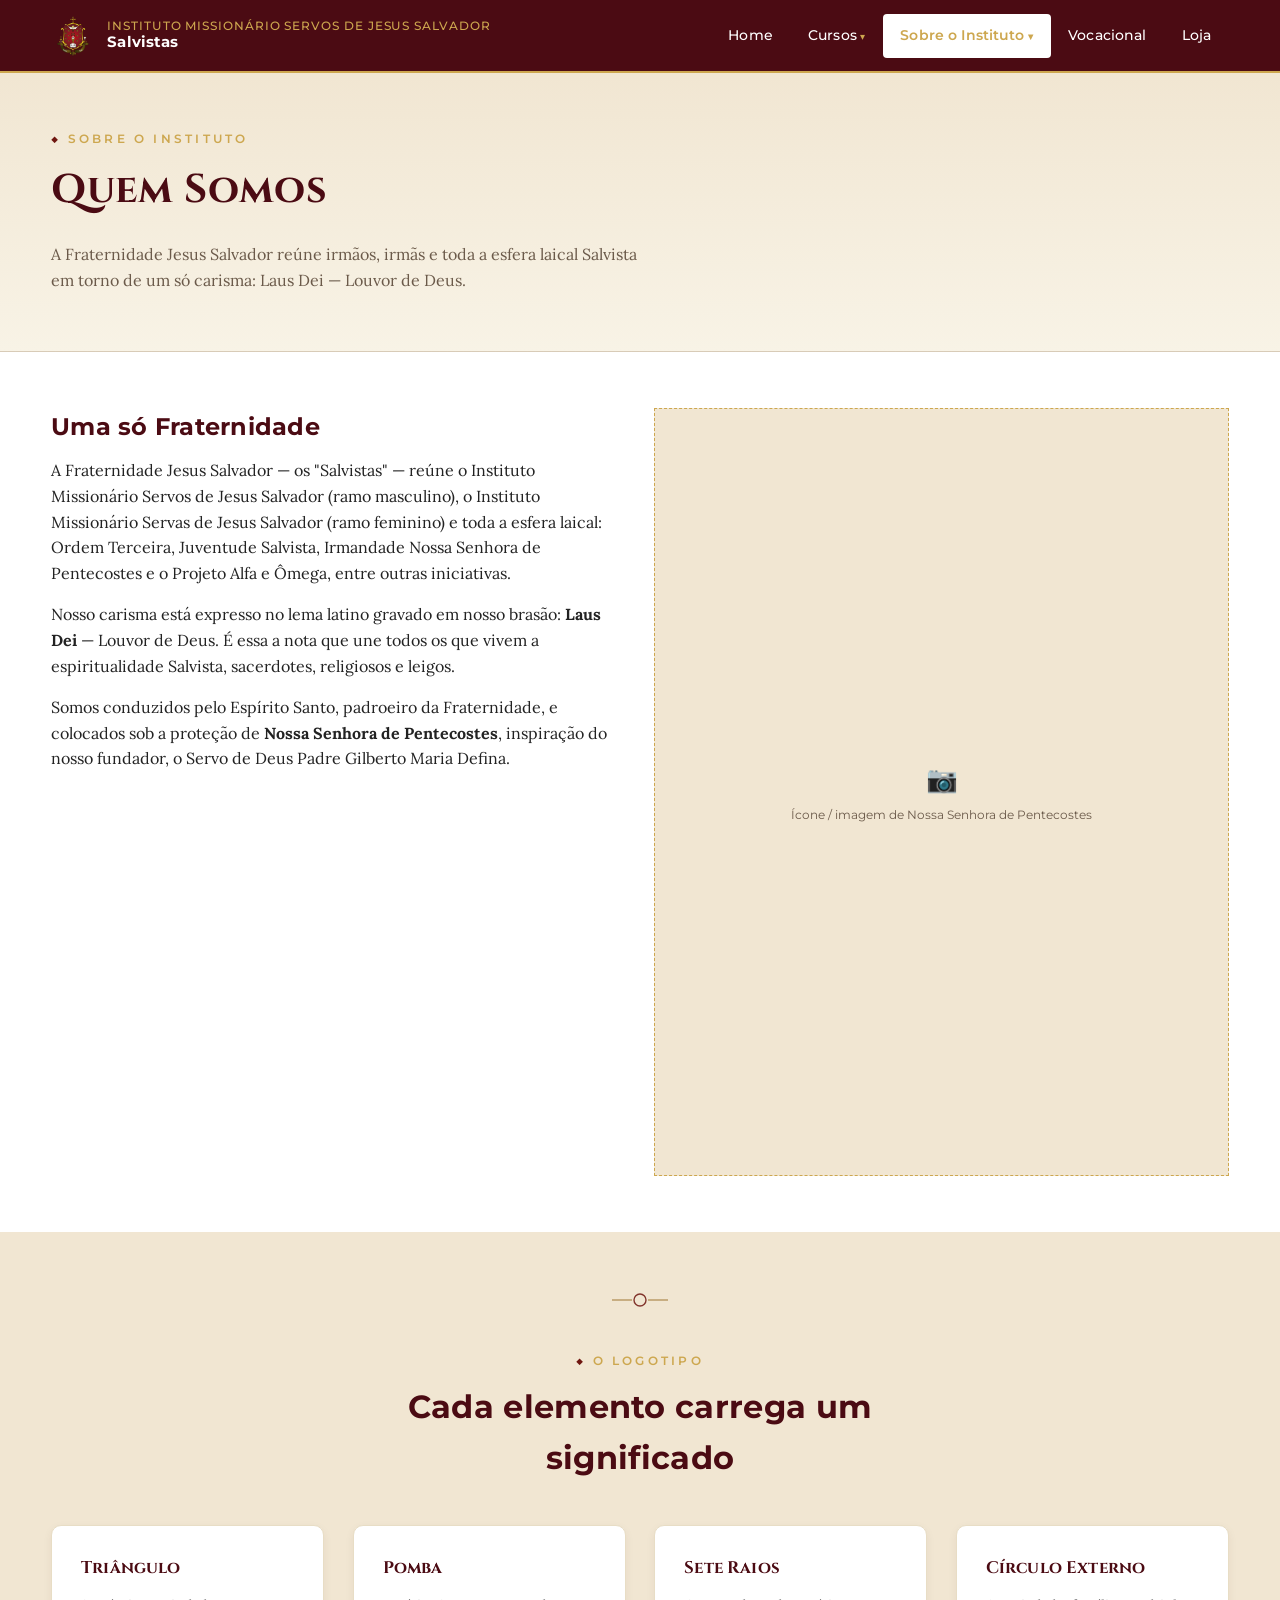
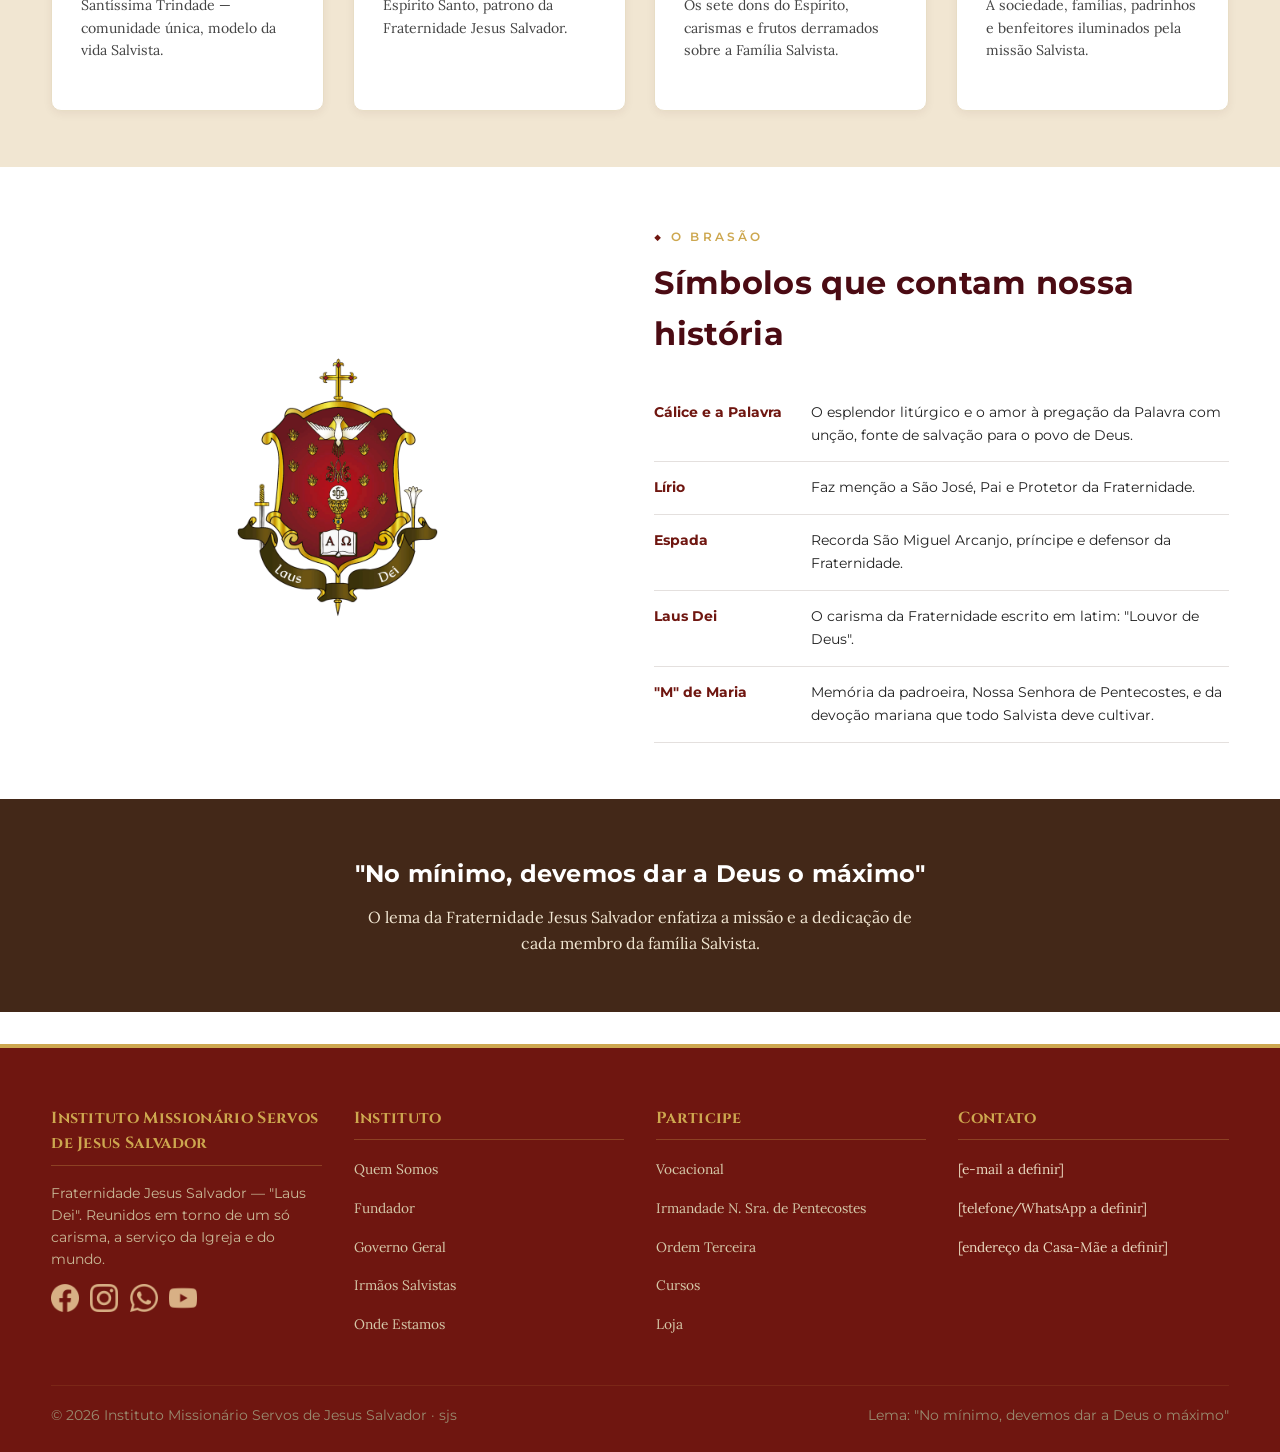
<file: quem-somos.html>
<!DOCTYPE html>
<html lang="pt-BR">
<head>
<meta charset="UTF-8">
<meta name="viewport" content="width=device-width, initial-scale=1.0">
<title>Quem Somos | Instituto Missionário Servos de Jesus Salvador</title>
<meta name="description" content="Carisma, missão e espiritualidade da Fraternidade Jesus Salvador.">
<link rel="preconnect" href="https://fonts.googleapis.com">
<link rel="preconnect" href="https://fonts.gstatic.com" crossorigin>
<link href="https://fonts.googleapis.com/css2?family=Cinzel:wght@500;600&family=Lora:ital,wght@0,400;0,500;0,600;1,400&family=Montserrat:wght@500;600;700&display=swap" rel="stylesheet">
<link rel="stylesheet" href="quem-somos.css">
<link rel="stylesheet" href="index.css">
</head>
<body>


<header class="site-header">
  <div class="container header-bar">
    <a href="index.html" class="brand">
      <span class="brand-mark">
        <img src="images/brasao.png" alt="Brasão Salvistas">
      </span>
      <span class="brand-text">
        <span class="eyebrow-brand">Instituto Missionário Servos de Jesus Salvador</span>
        <span class="brand-name">Salvistas</span>
      </span>
    </a>
    <button class="nav-toggle" aria-label="Abrir menu" aria-expanded="false">☰</button>
    <nav class="primary-nav" aria-label="Menu principal">
      <button class="nav-close" aria-label="Fechar menu">✕</button>
      <ul>
        <li class=""><a href="index.html">Home</a></li>
        <li class="has-dropdown">
          <a href="#" class="dropdown-trigger">Cursos</a>
          <div class="dropdown">
            <a href="cursos.html">Cursos</a>
            <a href="formacao-permanente.html">Formação Permanente</a>
          </div>
        </li>
        <li class="has-dropdown active">
          <a href="#" class="dropdown-trigger">Sobre o Instituto</a>
          <div class="dropdown">
            <a href="quem-somos.html">Quem Somos</a>
            <a href="fundador.html">Fundador</a>
            <a href="governo-geral.html">Governo Geral</a>
            <a href="irmaos-salvistas.html">Irmãos Salvistas</a>
            <a href="irmandade.html">Irmandade N. Sra. de Pentecostes</a>
            <a href="ordem-terceira.html">Ordem Terceira</a>
            <a href="onde-estamos.html">Onde Estamos</a>
            <a href="doacoes.html">Ajude esta Obra</a>
          </div>
        </li>
        <li class=""><a href="vocacional.html">Vocacional</a></li>
        <li class=""><a href="loja.html">Loja</a></li>
        <li class=""><a href="area-do-irmao.html" class="nav-account"><span class="nav-account-icon"><svg viewBox="0 0 24 24"><path d="M12 12c2.7 0 4.9-2.2 4.9-4.9S14.7 2.2 12 2.2 7.1 4.4 7.1 7.1 9.3 12 12 12zm0 2.5c-3.3 0-9.8 1.6-9.8 4.9v2.4h19.6v-2.4c0-3.3-6.5-4.9-9.8-4.9z"/></svg></span>Área do Irmão</a></li>
      </ul>
    </nav>
  </div>
</header>


<main>
<div class="page-hero">
  <div class="container">
    <p class="eyebrow">Sobre o Instituto</p>
    <h1>Quem Somos</h1>
    <p class="lede" style="max-width:60ch;font-family:var(--serif);color:var(--tinta-suave);">A Fraternidade Jesus Salvador reúne irmãos, irmãs e toda a esfera laical Salvista em torno de um só carisma: Laus Dei — Louvor de Deus.</p>
  </div>
</div>


<section>
  <div class="container grid grid-2">
    <div>
      <h2>Uma só Fraternidade</h2>
      <p>A Fraternidade Jesus Salvador — os "Salvistas" — reúne o Instituto Missionário Servos de Jesus Salvador (ramo masculino), o Instituto Missionário Servas de Jesus Salvador (ramo feminino) e toda a esfera laical: Ordem Terceira, Juventude Salvista, Irmandade Nossa Senhora de Pentecostes e o Projeto Alfa e Ômega, entre outras iniciativas.</p>
      <p>Nosso carisma está expresso no lema latino gravado em nosso brasão: <strong>Laus Dei</strong> — Louvor de Deus. É essa a nota que une todos os que vivem a espiritualidade Salvista, sacerdotes, religiosos e leigos.</p>
      <p>Somos conduzidos pelo Espírito Santo, padroeiro da Fraternidade, e colocados sob a proteção de <strong>Nossa Senhora de Pentecostes</strong>, inspiração do nosso fundador, o Servo de Deus Padre Gilberto Maria Defina.</p>
    </div>
    <div class="placeholder tall"><div class="ph-inner"><span class="ph-icon">📷</span><span>Ícone / imagem de Nossa Senhora de Pentecostes</span></div></div>
  </div>
</section>


<section class="tint">
  <div class="container">
    <div class="divider-rays" aria-hidden="true">
      <svg viewBox="0 0 60 24" width="60" height="24"><path d="M2 12 H22" stroke="#af8a4e" stroke-width="1.4"/>
      <circle cx="30" cy="12" r="6" fill="none" stroke="#6f1610" stroke-width="1.4"/>
      <path d="M38 12 H58" stroke="#af8a4e" stroke-width="1.4"/></svg>
    </div>
    <div class="section-head" style="text-align:center;margin:0 auto 2.6rem;">
      <p class="eyebrow" style="text-align:center;">O logotipo</p>
      <h2>Cada elemento carrega um significado</h2>
    </div>
    <div class="grid grid-4">
      <div class="card"><h3>Triângulo</h3><p style="font-size:.88rem;">Santíssima Trindade — comunidade única, modelo da vida Salvista.</p></div>
      <div class="card"><h3>Pomba</h3><p style="font-size:.88rem;">Espírito Santo, patrono da Fraternidade Jesus Salvador.</p></div>
      <div class="card"><h3>Sete Raios</h3><p style="font-size:.88rem;">Os sete dons do Espírito, carismas e frutos derramados sobre a Família Salvista.</p></div>
      <div class="card"><h3>Círculo Externo</h3><p style="font-size:.88rem;">A sociedade, famílias, padrinhos e benfeitores iluminados pela missão Salvista.</p></div>
    </div>
  </div>
</section>


<section>
  <div class="container grid grid-2" style="align-items:center;">
    <div style="text-align:center;"><img src="images/brasao.png" alt="Brasão do Instituto Missionário Servos de Jesus Salvador" style="max-width:280px;width:100%;margin:0 auto;"></div>
    <div>
      <div class="section-head">
        <p class="eyebrow">O Brasão</p>
        <h2>Símbolos que contam nossa história</h2>
      </div>
      <ul class="info-list">
        <li><strong>Cálice e a Palavra</strong> O esplendor litúrgico e o amor à pregação da Palavra com unção, fonte de salvação para o povo de Deus.</li>
        <li><strong>Lírio</strong> Faz menção a São José, Pai e Protetor da Fraternidade.</li>
        <li><strong>Espada</strong> Recorda São Miguel Arcanjo, príncipe e defensor da Fraternidade.</li>
        <li><strong>Laus Dei</strong> O carisma da Fraternidade escrito em latim: "Louvor de Deus".</li>
        <li><strong>"M" de Maria</strong> Memória da padroeira, Nossa Senhora de Pentecostes, e da devoção mariana que todo Salvista deve cultivar.</li>
      </ul>
    </div>
  </div>
</section>


<section class="dark">
  <div class="container" style="text-align:center;">
    <h2 style="color:#fff;">"No mínimo, devemos dar a Deus o máximo"</h2>
    <p style="max-width:56ch;margin:0 auto;">O lema da Fraternidade Jesus Salvador enfatiza a missão e a dedicação de cada membro da família Salvista.</p>
  </div>
</section>

</main>


<footer class="site-footer">
  <div class="container">
    <div class="footer-grid">
      <div>
        <h4>Instituto Missionário Servos de Jesus Salvador</h4>
        <p style="font-family:var(--ui);font-size:.85rem;max-width:32ch;">Fraternidade Jesus Salvador — "Laus Dei". Reunidos em torno de um só carisma, a serviço da Igreja e do mundo.</p>
                <div class="social-row" aria-label="Redes sociais">
          <a href="#" aria-label="Facebook">
            <img src="images/facebook.png" alt="Facebook">
          </a>
          <a href="#" aria-label="Instagram">
            <img src="images/instagram.png" alt="Instagram">
          </a>
          <a href="#" aria-label="WhatsApp">
            <img src="images/whatsapp.png" alt="WhatsApp">
          </a>
          <a href="#" aria-label="YouTube">
            <img src="images/youtube.png" alt="YouTube">
          </a>
        </div>
      </div>
      <div>
        <h4>Instituto</h4>
        <ul>
          <li><a href="quem-somos.html">Quem Somos</a></li>
          <li><a href="fundador.html">Fundador</a></li>
          <li><a href="governo-geral.html">Governo Geral</a></li>
          <li><a href="irmaos-salvistas.html">Irmãos Salvistas</a></li>
          <li><a href="onde-estamos.html">Onde Estamos</a></li>
        </ul>
      </div>
      <div>
        <h4>Participe</h4>
        <ul>
          <li><a href="vocacional.html">Vocacional</a></li>
          <li><a href="irmandade.html">Irmandade N. Sra. de Pentecostes</a></li>
          <li><a href="ordem-terceira.html">Ordem Terceira</a></li>
          <li><a href="cursos.html">Cursos</a></li>
          <li><a href="loja.html">Loja</a></li>
        </ul>
      </div>
      <div>
        <h4>Contato</h4>
        <ul>
          <li>[e-mail a definir]</li>
          <li>[telefone/WhatsApp a definir]</li>
          <li>[endereço da Casa-Mãe a definir]</li>
        </ul>
      </div>
    </div>
    <div class="footer-bottom">
      <span>© <span class="js-year"></span> Instituto Missionário Servos de Jesus Salvador · sjs</span>
      <span>Lema: "No mínimo, devemos dar a Deus o máximo"</span>
    </div>
  </div>
</footer>


<script src="script.js"></script>
</body>
</html>
</file>
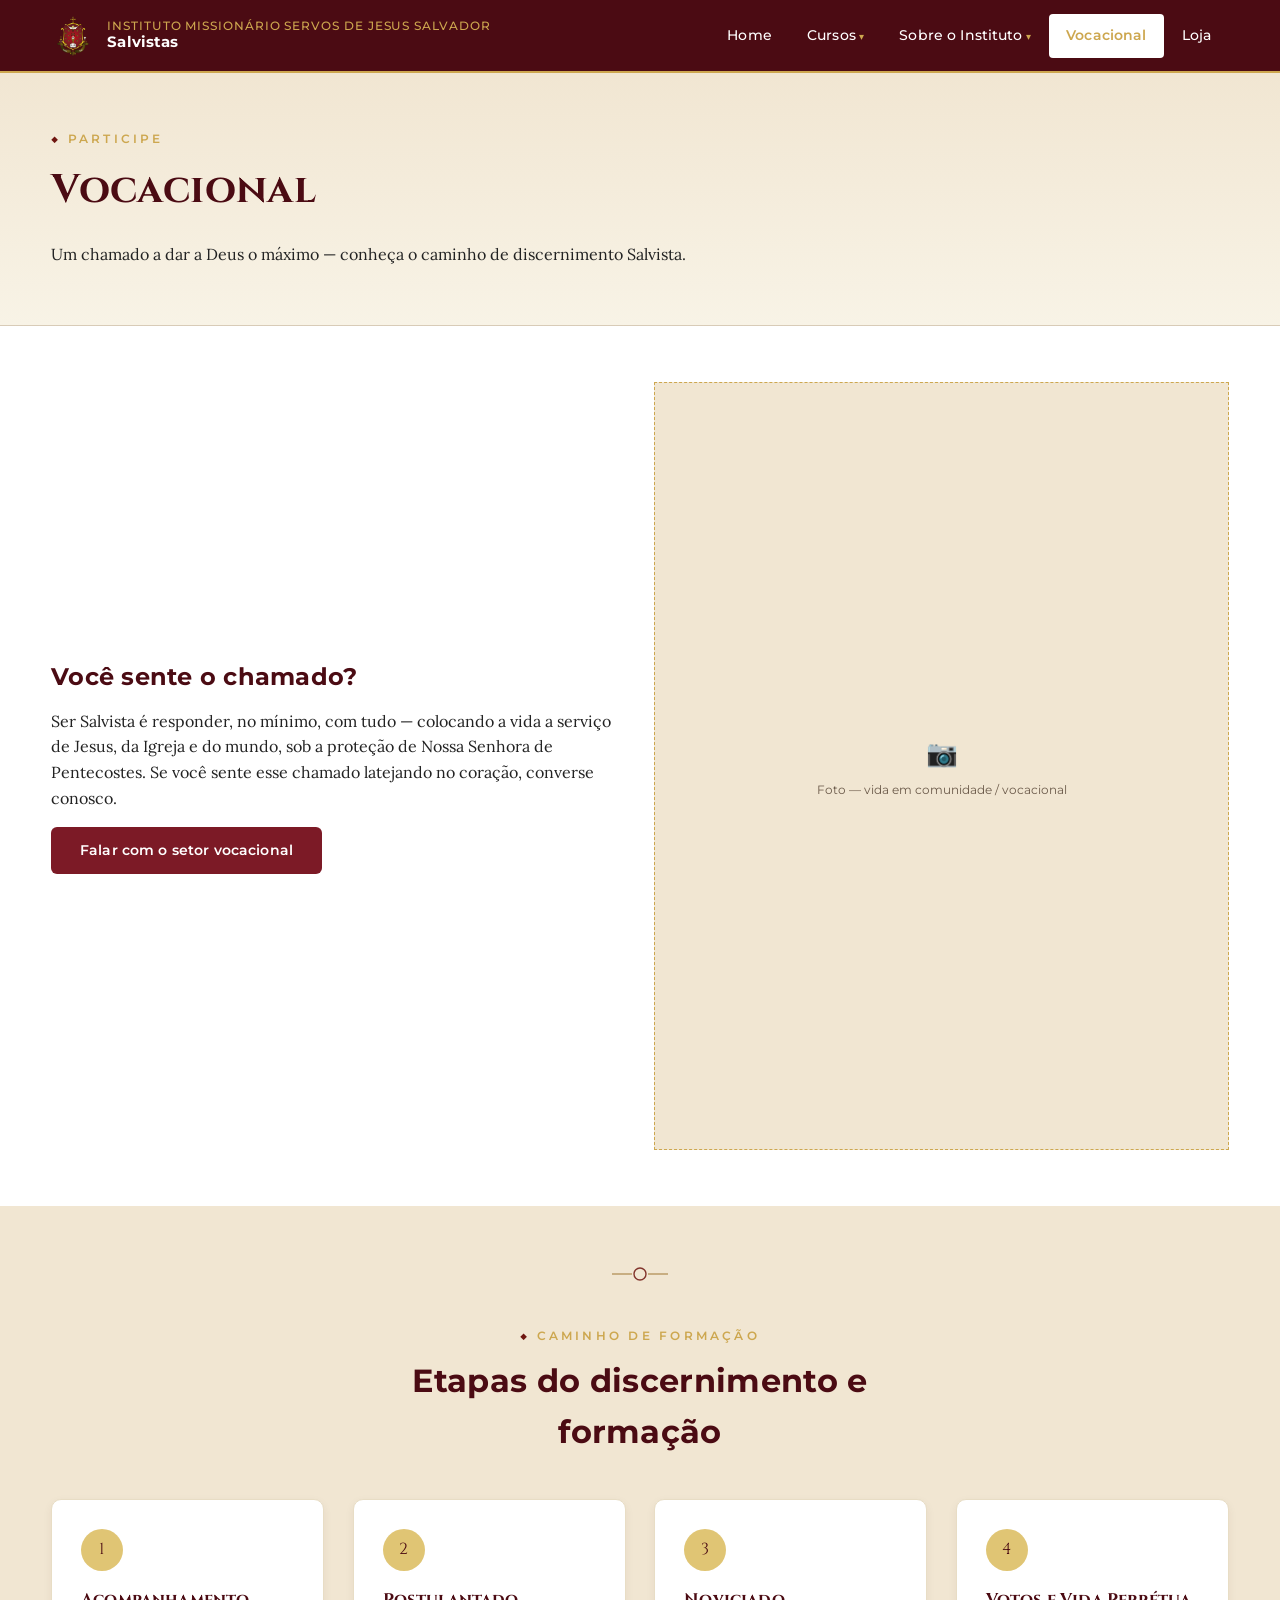
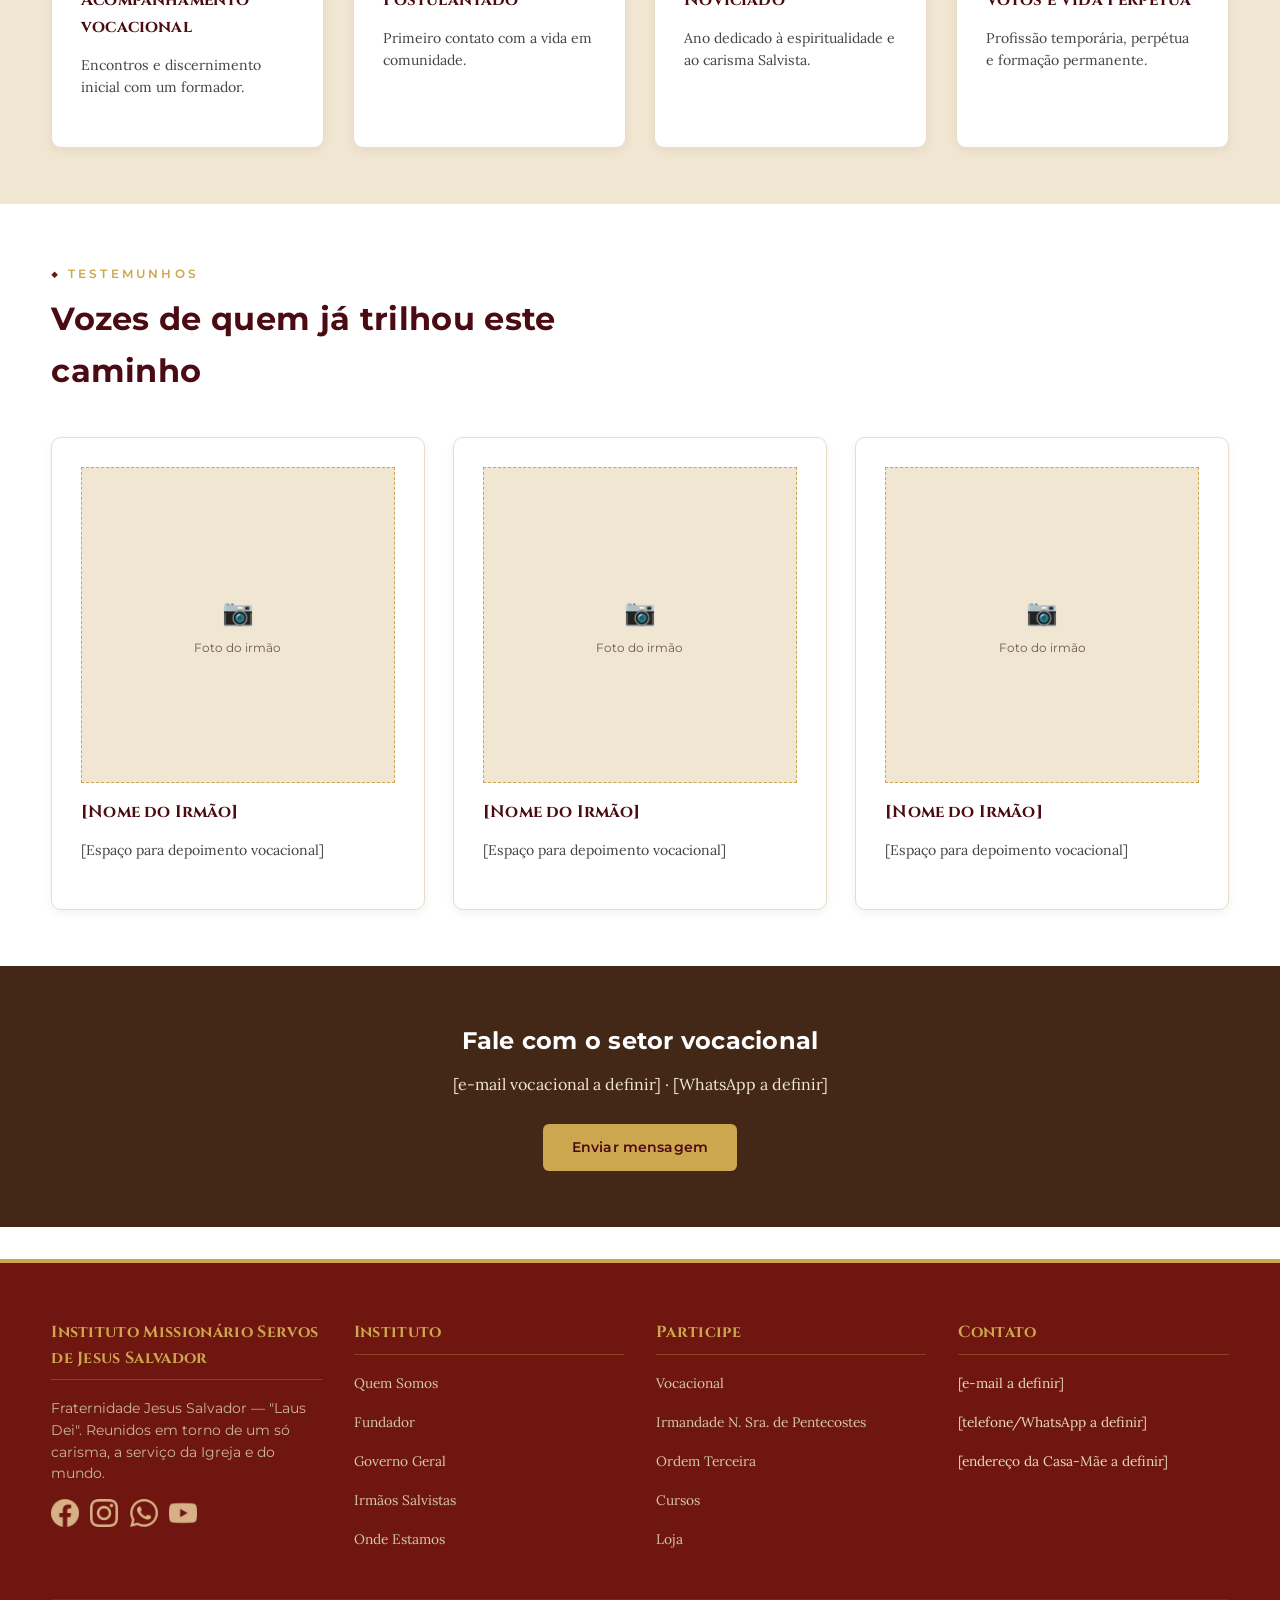
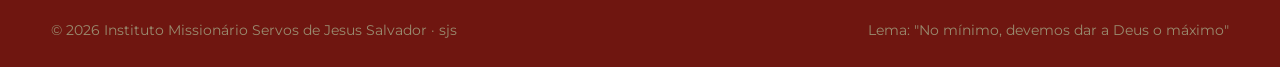
<file: vocacional.html>
<!DOCTYPE html>
<html lang="pt-BR">
<head>
<meta charset="UTF-8">
<meta name="viewport" content="width=device-width, initial-scale=1.0">
<title>Vocacional | Instituto Missionário Servos de Jesus Salvador</title>
<meta name="description" content="Discernimento e formação para a vida religiosa Salvista.">
<link rel="preconnect" href="https://fonts.googleapis.com">
<link rel="preconnect" href="https://fonts.gstatic.com" crossorigin>
<link href="https://fonts.googleapis.com/css2?family=Cinzel:wght@500;600&family=Lora:ital,wght@0,400;0,500;0,600;1,400&family=Montserrat:wght@500;600;700&display=swap" rel="stylesheet">
<link rel="stylesheet" href="vocacional.css">
<link rel="stylesheet" href="index.css">
</head>
<body>


<header class="site-header">
  <div class="container header-bar">
    <a href="index.html" class="brand">
      <span class="brand-mark">
        <img src="images/brasao.png" alt="Brasão Salvistas">
      </span>
      <span class="brand-text">
        <span class="eyebrow-brand">Instituto Missionário Servos de Jesus Salvador</span>
        <span class="brand-name">Salvistas</span>
      </span>
    </a>
    <button class="nav-toggle" aria-label="Abrir menu" aria-expanded="false">☰</button>
    <nav class="primary-nav" aria-label="Menu principal">
      <button class="nav-close" aria-label="Fechar menu">✕</button>
      <ul>
        <li class=""><a href="index.html">Home</a></li>
        <li class="has-dropdown">
          <a href="#" class="dropdown-trigger">Cursos</a>
          <div class="dropdown">
            <a href="cursos.html">Cursos</a>
            <a href="formacao-permanente.html">Formação Permanente</a>
          </div>
        </li>
        <li class="has-dropdown">
          <a href="#" class="dropdown-trigger">Sobre o Instituto</a>
          <div class="dropdown">
            <a href="quem-somos.html">Quem Somos</a>
            <a href="fundador.html">Fundador</a>
            <a href="governo-geral.html">Governo Geral</a>
            <a href="irmaos-salvistas.html">Irmãos Salvistas</a>
            <a href="irmandade.html">Irmandade N. Sra. de Pentecostes</a>
            <a href="ordem-terceira.html">Ordem Terceira</a>
            <a href="onde-estamos.html">Onde Estamos</a>
            <a href="doacoes.html">Ajude esta Obra</a>
          </div>
        </li>
        <li class="active"><a href="vocacional.html">Vocacional</a></li>
        <li class=""><a href="loja.html">Loja</a></li>
        <li class=""><a href="area-do-irmao.html" class="nav-account"><span class="nav-account-icon"><svg viewBox="0 0 24 24"><path d="M12 12c2.7 0 4.9-2.2 4.9-4.9S14.7 2.2 12 2.2 7.1 4.4 7.1 7.1 9.3 12 12 12zm0 2.5c-3.3 0-9.8 1.6-9.8 4.9v2.4h19.6v-2.4c0-3.3-6.5-4.9-9.8-4.9z"/></svg></span>Área do Irmão</a></li>
      </ul>
    </nav>
  </div>
</header>


<main>
<div class="page-hero">
  <div class="container">
    <p class="eyebrow">Participe</p>
    <h1>Vocacional</h1>
    <p class="lede">Um chamado a dar a Deus o máximo — conheça o caminho de discernimento Salvista.</p>
  </div>
</div>


<section>
  <div class="container grid grid-2" style="align-items:center;">
    <div>
      <h2>Você sente o chamado?</h2>
      <p>Ser Salvista é responder, no mínimo, com tudo — colocando a vida a serviço de Jesus, da Igreja e do mundo, sob a proteção de Nossa Senhora de Pentecostes. Se você sente esse chamado latejando no coração, converse conosco.</p>
      <a href="#contato-vocacional" class="btn btn-solid">Falar com o setor vocacional</a>
    </div>
    <div class="placeholder tall"><div class="ph-inner"><span class="ph-icon">📷</span><span>Foto — vida em comunidade / vocacional</span></div></div>
  </div>
</section>


<section class="tint">
  <div class="container">
    <div class="divider-rays" aria-hidden="true">
      <svg viewBox="0 0 60 24" width="60" height="24"><path d="M2 12 H22" stroke="#af8a4e" stroke-width="1.4"/>
      <circle cx="30" cy="12" r="6" fill="none" stroke="#6f1610" stroke-width="1.4"/>
      <path d="M38 12 H58" stroke="#af8a4e" stroke-width="1.4"/></svg>
    </div>
    <div class="section-head" style="text-align:center;margin:0 auto 2.6rem;">
      <p class="eyebrow" style="text-align:center;">Caminho de formação</p>
      <h2>Etapas do discernimento e formação</h2>
    </div>
    <div class="grid grid-4">
      <div class="card"><div class="icon">1</div><h3>Acompanhamento vocacional</h3><p style="font-size:.88rem;">Encontros e discernimento inicial com um formador.</p></div>
      <div class="card"><div class="icon">2</div><h3>Postulantado</h3><p style="font-size:.88rem;">Primeiro contato com a vida em comunidade.</p></div>
      <div class="card"><div class="icon">3</div><h3>Noviciado</h3><p style="font-size:.88rem;">Ano dedicado à espiritualidade e ao carisma Salvista.</p></div>
      <div class="card"><div class="icon">4</div><h3>Votos e Vida Perpétua</h3><p style="font-size:.88rem;">Profissão temporária, perpétua e formação permanente.</p></div>
    </div>
  </div>
</section>


<section>
  <div class="container">
    <div class="section-head"><p class="eyebrow">Testemunhos</p><h2>Vozes de quem já trilhou este caminho</h2></div>
    <div class="grid grid-3">
      <div class="card">
        <div class="placeholder square"><div class="ph-inner"><span class="ph-icon">📷</span><span>Foto do irmão</span></div></div>
        <h3 style="margin-top:1rem;">[Nome do Irmão]</h3>
        <p style="font-size:.88rem;">[Espaço para depoimento vocacional]</p>
      </div>
      <div class="card">
        <div class="placeholder square"><div class="ph-inner"><span class="ph-icon">📷</span><span>Foto do irmão</span></div></div>
        <h3 style="margin-top:1rem;">[Nome do Irmão]</h3>
        <p style="font-size:.88rem;">[Espaço para depoimento vocacional]</p>
      </div>
      <div class="card">
        <div class="placeholder square"><div class="ph-inner"><span class="ph-icon">📷</span><span>Foto do irmão</span></div></div>
        <h3 style="margin-top:1rem;">[Nome do Irmão]</h3>
        <p style="font-size:.88rem;">[Espaço para depoimento vocacional]</p>
      </div>
    </div>
  </div>
</section>


<section class="dark" id="contato-vocacional">
  <div class="container" style="text-align:center;">
    <h2 style="color:#fff;">Fale com o setor vocacional</h2>
    <p style="max-width:50ch;margin:0 auto 1.6rem;">[e-mail vocacional a definir] · [WhatsApp a definir]</p>
    <a href="#" class="btn btn-gold">Enviar mensagem</a>
  </div>
</section>

</main>


<footer class="site-footer">
  <div class="container">
    <div class="footer-grid">
      <div>
        <h4>Instituto Missionário Servos de Jesus Salvador</h4>
        <p style="font-family:var(--ui);font-size:.85rem;max-width:32ch;">Fraternidade Jesus Salvador — "Laus Dei". Reunidos em torno de um só carisma, a serviço da Igreja e do mundo.</p>
                <div class="social-row" aria-label="Redes sociais">
          <a href="#" aria-label="Facebook">
            <img src="images/facebook.png" alt="Facebook">
          </a>
          <a href="#" aria-label="Instagram">
            <img src="images/instagram.png" alt="Instagram">
          </a>
          <a href="#" aria-label="WhatsApp">
            <img src="images/whatsapp.png" alt="WhatsApp">
          </a>
          <a href="#" aria-label="YouTube">
            <img src="images/youtube.png" alt="YouTube">
          </a>
        </div>
      </div>
      <div>
        <h4>Instituto</h4>
        <ul>
          <li><a href="quem-somos.html">Quem Somos</a></li>
          <li><a href="fundador.html">Fundador</a></li>
          <li><a href="governo-geral.html">Governo Geral</a></li>
          <li><a href="irmaos-salvistas.html">Irmãos Salvistas</a></li>
          <li><a href="onde-estamos.html">Onde Estamos</a></li>
        </ul>
      </div>
      <div>
        <h4>Participe</h4>
        <ul>
          <li><a href="vocacional.html">Vocacional</a></li>
          <li><a href="irmandade.html">Irmandade N. Sra. de Pentecostes</a></li>
          <li><a href="ordem-terceira.html">Ordem Terceira</a></li>
          <li><a href="cursos.html">Cursos</a></li>
          <li><a href="loja.html">Loja</a></li>
        </ul>
      </div>
      <div>
        <h4>Contato</h4>
        <ul>
          <li>[e-mail a definir]</li>
          <li>[telefone/WhatsApp a definir]</li>
          <li>[endereço da Casa-Mãe a definir]</li>
        </ul>
      </div>
    </div>
    <div class="footer-bottom">
      <span>© <span class="js-year"></span> Instituto Missionário Servos de Jesus Salvador · sjs</span>
      <span>Lema: "No mínimo, devemos dar a Deus o máximo"</span>
    </div>
  </div>
</footer>


<script src="script.js"></script>
</body>
</html>
</file>
<file: formacao-permanente.css>
/* ==========================================================================
   Instituto Missionário Servos de Jesus Salvador — Identidade Digital
   Paleta: institucional (vinho) / humildade (marrom) / leveza (dourado-creme)
   ========================================================================== */

:root{
  --vinho:        #6F1610;
  --vinho-escuro:  #591414;
  --marrom:       #432818;
  --dourado:      #CDA74F;
  --dourado-claro: #EFDDB8;
  --ouro-brilhante: #C9861A;
  --creme:        #F8F3E6;
  --creme-2:      #f1e6d2;
  --tinta:        #333333;
  --tinta-suave:  #6b5a4a;
  --linha:        rgba(67,40,24,.14);
  --sombra: 0 3px 10px rgba(67,40,24,.12);
  --radius: 8px;
  --serif: "Lora", Georgia, "Times New Roman", serif;
  --display: "Cinzel", var(--serif);
  --ui: "Montserrat", "Helvetica Neue", Arial, sans-serif;
}

*,*::before,*::after{ box-sizing:border-box; }
html{ scroll-behavior:smooth; }
body{
  margin:0;
  font-family:var(--serif);
  color:var(--tinta);
  background:var(--creme);
  line-height:1.65;
  -webkit-font-smoothing:antialiased;
}
img{ max-width:100%; display:block; }
a{ color:inherit; text-decoration:none; }
h1,h2,h3,h4{ font-family:var(--ui); font-weight:700; color:var(--vinho-escuro); margin:0 0 .5em; letter-spacing:.01em; }
p{ margin:0 0 1em; }
.container{ width:min(1120px, 92%); margin:0 auto; }
:focus-visible{ outline:3px solid var(--dourado); outline-offset:3px; }
@media (prefers-reduced-motion: reduce){ *{ animation-duration:.001ms !important; transition-duration:.001ms !important; } }

/* --- eyebrow / kicker ------------------------------------------------- */
.eyebrow{
  font-family:var(--ui); font-size:.72rem; letter-spacing:.28em; text-transform:uppercase;
  color:var(--dourado); font-weight:600; display:inline-block; margin-bottom:.9em;
}
.eyebrow::before{ content:"◆ "; color:var(--vinho); }

/* --- header / nav -------------------------------------------------------*/
.site-header{
  position:sticky; top:0; z-index:50;
  background:var(--vinho-escuro);
  border-bottom:2px solid var(--dourado);
}
.header-bar{
  display:flex; align-items:center; justify-content:space-between;
  gap:1.5rem; padding:.7rem 0;
}
.site-header .brand-text .eyebrow-brand{ color:var(--dourado); font-style:normal; font-weight:500; }
.site-header .brand-text .brand-name{ color:#fff; }
.brand{ display:flex; align-items:center; gap:.7rem; }
.brand-mark{ width:44px; height:44px; flex:none; display:flex; align-items:center; justify-content:center; }
.brand-mark img{ width:100%; height:auto; }
.brand-text{ display:flex; flex-direction:column; line-height:1.2; }
.brand-text .eyebrow-brand{ display:block; font-family:var(--ui); font-size:.72rem; color:var(--marrom); }
.brand-text .brand-name{ font-family:var(--ui); font-weight:700; font-size:.95rem; color:var(--vinho-escuro); letter-spacing:.01em; }

nav.primary-nav{ display:flex; align-items:center; gap:.2rem; }
nav.primary-nav ul{ list-style:none; display:flex; gap:.1rem; margin:0; padding:0; align-items:center; }
nav.primary-nav > ul > li{ position:relative; }
nav.primary-nav > ul > li > a{
  display:block; padding:.65rem .95rem; font-family:var(--ui); font-size:.88rem; font-weight:500;
  letter-spacing:.01em; color:#fff; border-bottom:2px solid transparent; transition:all .2s ease;
}
nav.primary-nav > ul > li > a:hover{ color:var(--dourado); border-bottom-color:var(--dourado); }
nav.primary-nav > ul > li.active > a{ background:#fff; color:var(--vinho-escuro); font-weight:600; border-radius:4px; }
nav.primary-nav > ul > li.has-dropdown > a::after{ content:" ▾"; font-size:.7em; color:var(--dourado); }

.dropdown{
  position:absolute; top:100%; left:0; min-width:240px; background:var(--creme);
  border:1px solid var(--linha); box-shadow:0 8px 24px rgba(0,0,0,.18); padding:.4rem; border-radius:6px;
  opacity:0; visibility:hidden; transform:translateY(6px);
  transition:opacity .16s ease, transform .16s ease, visibility .16s;
}
.has-dropdown:hover .dropdown, .has-dropdown:focus-within .dropdown{ opacity:1; visibility:visible; transform:translateY(0); }
.dropdown a{ display:block; padding:.55rem .7rem; font-family:var(--ui); font-size:.8rem; color:var(--marrom); border-radius:var(--radius); }
.dropdown a:hover{ background:var(--creme-2); color:var(--vinho); }

.cta-doacao{
  background:var(--vinho); color:#fff !important; padding:.6rem 1.1rem !important;
  border-radius:var(--radius); font-size:.78rem !important;
}
.cta-doacao:hover{ background:var(--vinho-escuro); color:#fff !important; }

.nav-toggle{ display:none; background:none; border:1px solid rgba(243,215,163,.4); padding:.5rem .65rem; font-size:1.1rem; color:#f1e4cc; }

@media (max-width: 1100px){
  .nav-toggle{ display:block; }
  nav.primary-nav{
    position:fixed; top:0; right:0; bottom:0; width:min(320px,86%); height:100vh;
    background:#2c1810; flex-direction:column; align-items:stretch;
    transform:translateX(100%); transition:transform .25s ease; padding:5rem 1.2rem 2rem;
    box-shadow:var(--sombra); overflow:auto;
  }
  nav.primary-nav.open{ transform:translateX(0); }
  nav.primary-nav ul{ flex-direction:column; align-items:stretch; }
  .dropdown{ position:static; opacity:1; visibility:visible; transform:none; box-shadow:none; border:none; padding-left:.8rem; display:none; }
  .has-dropdown.open .dropdown{ display:block; }
  .has-dropdown > a::after{ float:right; }
}

/* --- hero ---------------------------------------------------------------*/
.hero{
  position:relative; overflow:hidden;
  background:linear-gradient(160deg, var(--vinho-escuro), var(--vinho) 55%, var(--marrom));
  color:#fdf3e4;
}
.hero-rays{ position:absolute; top:0; right:0; bottom:0; left:0; opacity:.16; }
.hero-inner{ position:relative; padding:5.5rem 0 4.5rem; }
.hero .eyebrow{ color:var(--dourado-claro); }
.hero .eyebrow::before{ color:var(--dourado-claro); }
.hero h1{ font-family:var(--display); color:#fff; font-size:clamp(2rem,4.4vw,3.1rem); line-height:1.16; max-width:15ch; margin-bottom:.4em; }
.hero p.lede{ font-size:1.08rem; max-width:52ch; color:#f1e2c9; }
.hero-photo{
  margin-top:2.6rem; aspect-ratio: 16/7; border:1px solid rgba(255,255,255,.35);
  background:repeating-linear-gradient(135deg, rgba(255,255,255,.06) 0 18px, rgba(255,255,255,.02) 18px 36px);
  display:flex; align-items:center; justify-content:center; text-align:center; color:#f1e2c9;
}

/* --- homepage hero (matches reference layout) --------------------------*/
.home-hero{ position:relative; }
.home-hero-photo{
  position:relative; width:100%; overflow:hidden; padding-top:60%;
  background:linear-gradient(160deg,#cbb079,#a9895a);
}
.home-hero-photo-img{ position:absolute; top:0; left:0; width:100%; height:100%; object-fit:cover; z-index:1; }
.home-hero-inner{ position:absolute; left:0; right:0; bottom:30px; z-index:2; display:flex; justify-content:center; padding:0 1rem; }
.home-hero-photo .photo-caption{
  position:absolute; top:1.2rem; left:1.2rem; z-index:3; font-family:var(--ui); font-size:.7rem;
  color:rgba(255,255,255,.75); letter-spacing:.05em; background:rgba(44,24,16,.35); padding:.3rem .6rem;
}
.home-hero-overlay{
  width:92%; max-width:480px;
  background:rgba(61,9,18,.82); color:#fff; text-align:center;
  padding:15px 40px 30px; border-radius:32px;
  box-shadow:0 4px 18px rgba(0,0,0,.3);
  border-top:3px solid var(--dourado); border-bottom:1px solid var(--dourado-claro);
}
.home-hero-overlay h1{ font-family:var(--display); color:#fff; font-size:clamp(1.05rem,2.2vw,1.35rem); margin-bottom:.5rem; letter-spacing:.01em; line-height:1.3; }
.home-hero-overlay .sub{ font-family:var(--serif); font-style:italic; color:var(--dourado-claro); font-size:.88rem; margin-bottom:.5rem; line-height:1.5; }
.home-hero-overlay .meta{ font-family:var(--serif); font-style:italic; font-size:.8rem; color:var(--dourado-claro); margin-bottom:0; opacity:.92; }
.home-hero-crest{
  width:100px; margin:0 auto 15px; display:block;
}
.home-hero-crest img{ width:100%; height:auto; display:block; }

/* --- Prior Geral & Fundador: card style ------------------------------- */
.prior-message{ padding-top:3.4rem; }
.priest-card, .founder-card{
  display:flex; gap:1.8rem; align-items:flex-start; background:#fff;
  padding:1.9rem; border-radius:8px; box-shadow:0 3px 10px rgba(67,40,24,.12);
  border-top:1px solid var(--dourado-claro);
}
.priest-card{ border-left:5px solid var(--dourado); }
.founder-card{ border-left:5px solid var(--marrom); background:linear-gradient(90deg,#fff9f5 0%,#ffffff 100%); }
.priest-photo, .founder-photo{
  width:150px; flex:none; border-radius:6px; overflow:hidden;
  border:3px solid var(--dourado-claro); box-shadow:0 2px 8px rgba(0,0,0,.15);
}
.priest-photo img, .founder-photo img{ width:100%; display:block; }
.priest-photo.placeholder, .founder-photo.placeholder, .priest-photo.photo, .founder-photo.photo{ width:150px; height:180px; padding-top:0; }
.priest-content h3{
  color:var(--marrom); font-family:var(--display); font-size:1.1rem; margin-bottom:.7rem;
  padding-bottom:.4rem; border-bottom:2px dotted var(--dourado-claro);
}
.priest-content p{ margin-bottom:.7rem; }
.card-quote{
  font-style:italic; color:var(--marrom); margin:.2rem 0 1rem; padding:.65rem .9rem;
  border-left:4px solid var(--dourado); border-radius:0 6px 6px 0;
  background:linear-gradient(90deg, rgba(205,167,79,.14) 0%, transparent 100%);
}
.founder-cite{ font-family:var(--ui); font-weight:700; font-size:.85rem; letter-spacing:.02em; color:var(--marrom); }
.founder-sub{ font-size:.85rem; color:#777; margin-top:.2rem; }
@media (max-width:640px){
  .priest-card, .founder-card{ flex-direction:column; text-align:center; }
  .priest-photo, .founder-photo{ margin:0 auto; }
}

.placeholder{
  position:relative; width:100%; height:0; overflow:hidden;
  border:1.5px dashed var(--dourado); background:var(--creme-2);
}
.placeholder .ph-inner{
  position:absolute; top:0; right:0; bottom:0; left:0; display:flex; flex-direction:column; align-items:center; justify-content:center;
  text-align:center; gap:.35rem; padding:1.2rem; font-family:var(--ui); font-size:.78rem; color:var(--tinta-suave);
}
.placeholder .ph-icon{ font-size:1.6rem; }
.placeholder.square{ padding-top:100%; }
.placeholder.wide{ padding-top:56.25%; }
.placeholder.tall{ padding-top:133.33%; }
.placeholder.circle{ border-radius:50%; padding-top:100%; }
.placeholder.map{ padding-top:37.5%; }
.placeholder.gold-border{ border-color:var(--dourado-claro); }

/* real photos (same intrinsic-ratio technique as placeholders, no dashed border) */
.photo{ position:relative; width:100%; height:0; overflow:hidden; border-radius:4px; background:var(--creme-2); }
.photo img{ position:absolute; top:0; left:0; width:100%; height:100%; object-fit:cover; display:block; }
.photo.square{ padding-top:100%; }
.photo.wide{ padding-top:56.25%; }
.photo.tall{ padding-top:133.33%; }
.photo.circle{ border-radius:50%; padding-top:100%; }
.prior-photo.placeholder{ width:190px; height:230px; padding-top:0; border-radius:8px; flex:none; }

/* --- sections -------------------------------------------------------- */
section{ padding:4.2rem 0; }
section.tint{ background:var(--creme-2); }
section.dark{ background:var(--marrom); color:#f1e6d2; }
section.dark h2{ color:#fff; }
.section-head{ max-width:62ch; margin-bottom:2.6rem; }
.section-head h2{ font-size:clamp(1.5rem,2.6vw,2rem); }

.divider-rays{
  display:flex; align-items:center; justify-content:center; gap:.5rem; margin:0 auto 2.2rem;
  width:60px; opacity:.85;
}

.grid{ display:grid; gap:2rem; }
.grid-2{ grid-template-columns:1fr 1fr; }
.grid-3{ grid-template-columns:repeat(3,1fr); }
.grid-4{ grid-template-columns:repeat(4,1fr); }
@media (max-width:860px){ .grid-2, .grid-3, .grid-4{ grid-template-columns:1fr 1fr; } }
@media (max-width:560px){ .grid-2, .grid-3, .grid-4{ grid-template-columns:1fr; } }

.card{
  background:#fff; border:none; border-radius:8px; padding:1.5rem 1.6rem;
  box-shadow:0 3px 10px rgba(67,40,24,.10); border-top:4px solid var(--dourado);
  transition:transform .3s ease, box-shadow .3s ease;
}
.card:hover{ transform:translateY(-4px); box-shadow:0 5px 15px rgba(67,40,24,.18); }
.card h3{ font-size:1.05rem; color:var(--marrom); }
.card .icon{ width:42px; height:42px; border-radius:50%; background:var(--dourado-claro); color:var(--vinho-escuro);
  display:flex; align-items:center; justify-content:center; font-family:var(--display); margin-bottom:1rem; }

.pull-quote{
  font-family:var(--display); font-size:clamp(1.2rem,2.4vw,1.6rem); color:var(--vinho-escuro);
  border-left:3px solid var(--dourado); padding-left:1.4rem; line-height:1.5; margin:0;
}
.pull-quote cite{ display:block; font-family:var(--ui); font-style:normal; font-size:.72rem; letter-spacing:.12em;
  text-transform:uppercase; color:var(--tinta-suave); margin-top:1rem; }

.person{ text-align:left; }
.person .placeholder{ margin-bottom:.9rem; }
.person h3{ font-size:.98rem; margin-bottom:.15em; }
.person .role{ font-family:var(--ui); font-size:.74rem; color:var(--dourado); letter-spacing:.06em; text-transform:uppercase; }

.timeline{ border-left:2px solid var(--dourado-claro); margin-left:.4rem; padding-left:1.8rem; display:flex; flex-direction:column; gap:2rem; }
.timeline-item{ position:relative; }
.timeline-item::before{ content:""; position:absolute; left:-2.28rem; top:.3rem; width:10px; height:10px; border-radius:50%; background:var(--vinho); }
.timeline-item .period{ font-family:var(--ui); font-size:.72rem; letter-spacing:.1em; text-transform:uppercase; color:var(--dourado); }

.btn{
  display:inline-block; font-family:var(--ui); font-weight:600; font-size:.85rem; letter-spacing:.01em;
  padding:.8rem 1.4rem; border:none; border-radius:5px; color:#fff; background:var(--marrom); cursor:pointer;
  transition:all .3s ease;
}
.btn:hover{ background:#5a3622; box-shadow:0 3px 8px rgba(67,40,24,.3); }
.btn-solid{ background:var(--vinho); }
.btn-solid:hover{ background:var(--vinho-escuro); }
.btn-gold{ background:linear-gradient(135deg, var(--dourado) 0%, var(--ouro-brilhante) 100%); color:var(--marrom); font-weight:700; }
.btn-gold:hover{ background:linear-gradient(135deg, var(--ouro-brilhante) 0%, var(--dourado) 100%); color:var(--marrom); }

.info-list{ list-style:none; margin:0; padding:0; display:flex; flex-direction:column; gap:.9rem; }
.info-list li{ display:flex; gap:.8rem; padding-bottom:.9rem; border-bottom:1px solid var(--linha); font-family:var(--ui); font-size:.9rem; }
.info-list strong{ min-width:9rem; color:var(--vinho); font-weight:700; }

table.gov-table{ width:100%; border-collapse:collapse; font-family:var(--ui); font-size:.88rem; }
table.gov-table th, table.gov-table td{ text-align:left; padding:.8rem .9rem; border-bottom:1px solid var(--linha); }
table.gov-table th{ color:var(--vinho); text-transform:uppercase; letter-spacing:.06em; font-size:.72rem; }

.map-shell{ position:relative; }
.pin-list{ list-style:none; margin:1.4rem 0 0; padding:0; display:grid; grid-template-columns:repeat(2,1fr); gap:.7rem 1.5rem; font-family:var(--ui); font-size:.85rem; }
.pin-list li{ display:flex; align-items:baseline; gap:.5rem; }
.pin-list li::before{ content:"✦"; color:var(--dourado); }
@media (max-width:560px){ .pin-list{ grid-template-columns:1fr; } }

.stat{ text-align:center; }
.stat .num{ font-family:var(--display); font-size:2.4rem; color:var(--vinho); display:block; }
.stat .label{ font-family:var(--ui); font-size:.75rem; letter-spacing:.08em; text-transform:uppercase; color:var(--tinta-suave); }

/* --- footer ------------------------------------------------------------*/
footer.site-footer{ background:var(--vinho); color:#e9d9bf; padding:3.6rem 0 1.6rem; border-top:4px solid var(--dourado); }
footer.site-footer h4{ color:var(--dourado); font-size:1rem; letter-spacing:.02em; text-transform:none; margin-bottom:1.1rem; padding-bottom:.5rem; border-bottom:1px solid rgba(205,167,79,.3); }
footer.site-footer a{ color:#F0E6CC; }
footer.site-footer a:hover{ color:var(--dourado-claro); padding-left:4px; transition:.2s ease; }
.footer-grid{ display:grid; grid-template-columns:1.4fr 1fr 1fr 1fr; gap:2rem; }
@media (max-width:780px){ .footer-grid{ grid-template-columns:1fr 1fr; } }
.footer-grid ul{ list-style:none; margin:0; padding:0; display:flex; flex-direction:column; gap:.55rem; font-size:.86rem; }
.footer-bottom{ margin-top:2.6rem; padding-top:1.4rem; border-top:1px solid rgba(255,255,255,.14); font-family:var(--ui); font-size:.74rem; color:#e9d4b8; display:flex; justify-content:space-between; flex-wrap:wrap; gap:.6rem; }
.social-row{ display:flex; gap:.7rem; margin-top:1rem; }
.social-row a{
  width:36px; height:36px; border:none; border-radius:50%; display:flex; align-items:center; justify-content:center;
  font-size:.9rem; font-weight:bold; color:var(--marrom);
  background:linear-gradient(135deg, var(--dourado) 0%, var(--ouro-brilhante) 100%);
  transition:transform .3s ease;
}
.social-row a:hover{ transform:scale(1.1); color:var(--marrom); }

/* --- page header (interior pages) --------------------------------------*/
.page-hero{
  background:linear-gradient(180deg, var(--creme-2), var(--creme));
  border-bottom:1px solid var(--linha); padding:3.2rem 0 2.6rem;
}
.page-hero h1{ font-family:var(--display); font-size:clamp(1.8rem,3.4vw,2.5rem); }
.breadcrumb{ font-family:var(--ui); font-size:.75rem; color:var(--tinta-suave); letter-spacing:.04em; margin-bottom:.8rem; }
.breadcrumb a{ color:var(--vinho); }/* =====================================================
   📱 ÍCONES DAS REDES SOCIAIS — SEM BOLA, SÓ IMAGENS
   ===================================================== */
.social-row {
  display: flex;
  gap: 12px;
  margin-top: 1rem;
}

.social-row a {
  width: 28px;
  height: 28px;
  display: flex !important;
  align-items: center !important;
  justify-content: center !important;
  background: transparent !important;
  border: none !important;
  border-radius: 0;
  padding: 0 !important;
  text-indent: 0 !important;
  font-size: 0 !important;
  transition: transform .3s ease;
}

.social-row a img {
  width: 28px !important;
  height: 28px !important;
  object-fit: contain !important;
  display: block !important;
  margin: 0 !important;
  padding: 0 !important;
}

.social-row a:hover {
  transform: scale(1.15);
}
</file>
<file: index.css>
/* ==========================================
   VARIÁVEIS GERAIS
   ========================================== */
:root {
  --vinho-escuro: #4b0b13;
  --vinho-medio: #7c1a26;
  --dourado: #cda74f;
  --dourado-claro: #e0c574;
  --creme: #f8f3e6;
  --escuro: #2b060a;
  --ui: 'Montserrat', sans-serif;
  --texto: 'Lora', serif;
  --titulo: 'Cinzel', serif;
}

/* ==========================================
   RESET E BASE
   ========================================== */
* {
  margin: 0;
  padding: 0;
  box-sizing: border-box;
}

body {
  font-family: var(--texto);
  color: #222;
  background: #fff;
  line-height: 1.6;
}

a {
  text-decoration: none;
  color: inherit;
}

ul {
  list-style: none;
}

img {
  max-width: 100%;
  height: auto;
  display: block;
}

.container {
  width: 92%;
  max-width: 1200px;
  margin: 0 auto;
}

/* ==========================================
   BOTÕES
   ========================================== */
.btn {
  display: inline-block;
  padding: 0.75rem 1.8rem;
  background: var(--vinho-medio);
  color: #fff;
  font-family: var(--ui);
  font-weight: 600;
  font-size: 0.9rem;
  border-radius: 6px;
  transition: background 0.25s ease, transform 0.2s ease;
}

.btn:hover {
  background: var(--vinho-escuro);
  transform: translateY(-2px);
}

.btn-gold {
  background: var(--dourado);
  color: var(--vinho-escuro);
}

.btn-gold:hover {
  background: var(--dourado-claro);
}

/* ==========================================
   CABEÇALHO E BARRA
   ========================================== */
.site-header {
  position: relative;
  background: var(--vinho-escuro);
  color: #fff;
  z-index: 100;
  transition: background 0.3s ease, box-shadow 0.3s ease;
}

.site-header.rolando {
  position: sticky;
  top: 0;
  background: rgba(75, 11, 19, 0.96);
  box-shadow: 0 2px 12px rgba(0,0,0,0.18);
}

.header-bar {
  display: flex;
  align-items: center;
  justify-content: space-between;
  padding: 0.85rem 0;
}

.brand {
  display: flex;
  align-items: center;
  gap: 0.75rem;
}

.brand-mark img {
  width: 44px;
  height: 44px;
}

.brand-text {
  display: flex;
  flex-direction: column;
  line-height: 1.2;
}

.eyebrow-brand {
  font-size: 0.72rem;
  color: #d4b87a;
  letter-spacing: 0.08em;
  text-transform: uppercase;
}

.brand-name {
  font-family: var(--titulo);
  font-size: 1.15rem;
  font-weight: 600;
  color: var(--dourado);
}

.nav-toggle {
  display: none;
  font-size: 1.6rem;
  background: transparent;
  border: none;
  color: #fff;
  cursor: pointer;
  padding: 0.3rem 0.6rem;
}

/* ==========================================
   NAVEGAÇÃO PRINCIPAL — MENU QUE DESCE
   ========================================== */
nav.primary-nav {
  display: flex;
  flex-direction: column;
  background: var(--vinho-escuro);
  border-top: 1px solid rgba(205, 167, 79, 0.15);
  max-height: 0;
  opacity: 0;
  transform: translateY(-10px);
  visibility: hidden;
  transition: max-height 0.3s ease, opacity 0.3s ease, transform 0.3s ease, visibility 0.3s;
  overflow: hidden;
}

nav.primary-nav.open {
  max-height: 2000px;
  opacity: 1;
  transform: translateY(0);
  visibility: visible;
}

nav.primary-nav ul {
  list-style: none;
  display: flex;
  flex-direction: column;
  gap: 0.1rem;
  margin: 0;
  padding: 1rem 1.6rem 1.6rem;
  align-items: stretch;
}

nav.primary-nav > ul > li > a {
  display: block;
  padding: 0.7rem 0;
  font-family: var(--ui);
  font-size: 0.88rem;
  font-weight: 500;
  letter-spacing: 0.01em;
  color: #fff;
  border-bottom: 1px solid rgba(205, 167, 79, 0.15);
  transition: all 0.25s ease;
  cursor: pointer;
}

nav.primary-nav > ul > li > a:hover {
  color: var(--dourado);
}

nav.primary-nav > ul > li.active > a {
  color: var(--dourado);
}

/* ==========================================
   SUBMENU / DROPDOWN
   ========================================== */
.has-dropdown {
  position: relative;
}

.dropdown {
  max-height: 0;
  opacity: 0;
  visibility: hidden;
  transform: translateY(-5px);
  transition: all 0.25s ease;
  overflow: hidden;
  padding-left: 0.8rem;
}

.has-dropdown.open .dropdown {
  max-height: 500px;
  opacity: 1;
  visibility: visible;
  transform: translateY(0);
  padding-top: 0.5rem;
}

.dropdown a {
  display: block;
  padding: 0.65rem 0;
  font-family: var(--ui);
  font-size: 0.9rem;
  color: #f1e4cc;
  border-bottom: 1px solid rgba(205, 167, 79, 0.08);
}

.dropdown a:hover {
  color: var(--dourado);
}

/* ==========================================
   BOTÃO "ÁREA DO IRMÃO" NO MENU
   ========================================== */
nav.primary-nav .nav-account {
  display: flex !important;
  align-items: center;
  gap: 0.5rem;
  background: var(--dourado);
  color: var(--vinho-escuro) !important;
  padding: 0.55rem 1.1rem !important;
  border-radius: 999px;
  font-weight: 700 !important;
  border-bottom: none !important;
  margin-top: 0.6rem;
  justify-content: center;
}

.nav-account-icon svg {
  width: 18px;
  height: 18px;
  fill: currentColor;
}

/* ==========================================
   BOTÃO FECHAR (✕)
   ========================================== */
.nav-close {
  display: none;
}

/* ==========================================
   HERO — SEÇÃO PRINCIPAL
   ========================================== */
.home-hero {
  position: relative;
}

.home-hero-photo-img {
  width: 100%;
  height: 70vh;
  object-fit: cover;
}

.home-hero-photo {
  position: relative;
}

.home-hero-box {
  position: absolute;
  bottom: 0;
  left: 0;
  right: 0;
  background: linear-gradient(to top, rgba(43, 6, 10, 0.92), rgba(43, 6, 10, 0.35), transparent);
  padding: 3rem 2rem 2.5rem;
  color: #fff;
}

.home-hero-box-inner {
  max-width: 700px;
}

.home-hero h1 {
  font-family: var(--titulo);
  font-size: 1.8rem;
  margin-bottom: 0.8rem;
  color: var(--dourado);
  line-height: 1.3;
}

.hero-text {
  font-size: 1.05rem;
  margin-bottom: 0.4rem;
  color: #f3e9d0;
}

.hero-meta {
  font-size: 0.9rem;
  color: #c9b896;
  font-style: italic;
}

/* ==========================================
   SEÇÕES E CARDS
   ========================================== */
section {
  padding: 3.5rem 0;
}

.escondido-antes {
  opacity: 0;
  transform: translateY(25px);
  transition: opacity 0.7s ease, transform 0.7s ease;
}

.apareceu {
  opacity: 1;
  transform: translateY(0);
}

.priest-card,
.founder-card {
  display: flex;
  gap: 2rem;
  background: var(--creme);
  border-radius: 10px;
  overflow: hidden;
  box-shadow: 0 4px 14px rgba(75, 11, 19, 0.08);
}

.priest-photo img,
.founder-photo img {
  width: 280px;
  height: 100%;
  object-fit: cover;
}

.priest-content {
  padding: 2rem 1.8rem 2rem 0;
}

.priest-content h3 {
  font-family: var(--titulo);
  color: var(--vinho-escuro);
  font-size: 1.1rem;
  margin-bottom: 1rem;
}

.card-quote {
  font-style: italic;
  color: var(--vinho-medio);
  margin-bottom: 1.2rem;
  font-size: 1.02rem;
}

.founder-cite {
  font-weight: 600;
  color: var(--vinho-escuro);
  margin: 0.8rem 0 0.3rem;
}

.founder-sub {
  font-size: 0.9rem;
  color: #777;
  margin-bottom: 1.2rem;
}

.prior-blessing {
  margin-top: 1rem;
  font-weight: 500;
  color: var(--vinho-escuro);
}

.grid {
  display: grid;
  gap: 1.8rem;
}

.grid-3 {
  grid-template-columns: repeat(3, 1fr);
}

.card {
  background: #fff;
  border: 1px solid #e8ddc5;
  border-radius: 10px;
  padding: 1.8rem;
  box-shadow: 0 3px 10px rgba(75, 11, 19, 0.06);
  transition: transform 0.25s ease, box-shadow 0.25s ease;
}

.card:hover {
  transform: translateY(-4px);
  box-shadow: 0 6px 18px rgba(75, 11, 19, 0.1);
}

.card h3 {
  font-family: var(--titulo);
  color: var(--vinho-escuro);
  font-size: 1.05rem;
  margin-bottom: 0.8rem;
}

.card p {
  font-size: 0.95rem;
  color: #444;
  margin-bottom: 1.2rem;
}

/* ==========================================
   RODAPÉ
   ========================================== */
.site-footer {
  background: var(--escuro);
  color: #e8ddc5;
  padding: 3.5rem 0 1.8rem;
  font-size: 0.92rem;
  margin-top: 2rem;
}

.footer-grid {
  display: grid;
  grid-template-columns: repeat(4, 1fr);
  gap: 2rem;
  margin-bottom: 2rem;
}

.site-footer h4 {
  color: var(--dourado);
  font-family: var(--titulo);
  font-size: 1rem;
  margin-bottom: 1rem;
}

.site-footer p {
  color: #c9b896;
}

.site-footer ul li {
  margin-bottom: 0.5rem;
}

.site-footer ul li a {
  color: #d4c7a8;
  transition: color 0.2s ease;
}

.site-footer ul li a:hover {
  color: var(--dourado);
}

.social-row {
  display: flex;
  gap: 0.7rem;
  margin-top: 0.8rem;
}

.social-row img {
  width: 28px;
  height: 28px;
  opacity: 0.8;
  transition: opacity 0.2s ease;
}

.social-row a:hover img {
  opacity: 1;
}

.footer-bottom {
  border-top: 1px solid rgba(205, 167, 79, 0.12);
  padding-top: 1.2rem;
  display: flex;
  justify-content: space-between;
  flex-wrap: wrap;
  gap: 0.5rem;
  color: #998b6f;
  font-size: 0.85rem;
}

/* ==========================================
   RESPONSIVIDADE — TELAS PEQUENAS
   ========================================== */
@media (max-width: 1100px) {
  .nav-toggle {
    display: block;
  }

  .nav-close {
    display: block;
    position: absolute;
    top: 0.8rem;
    right: 1.6rem;
    background: transparent;
    border: 1px solid var(--dourado);
    color: var(--dourado);
    font-size: 1rem;
    padding: 0.3rem 0.6rem;
    border-radius: 6px;
    cursor: pointer;
  }

  .nav-close:hover {
    background: var(--dourado);
    color: var(--vinho-escuro);
  }

  .priest-card,
  .founder-card {
    flex-direction: column;
  }

  .priest-photo img,
  .founder-photo img {
    width: 100%;
    height: 300px;
  }

  .priest-content {
    padding: 1.5rem;
  }

  .grid-3 {
    grid-template-columns: 1fr;
  }

  .footer-grid {
    grid-template-columns: repeat(2, 1fr);
  }
}

@media (max-width: 680px) {
  .home-hero-photo-img {
    height: 55vh;
  }

  .home-hero-box {
    padding: 2rem 1.2rem 1.5rem;
  }

  .home-hero h1 {
    font-size: 1.35rem;
  }

  .brand-text .eyebrow-brand {
    display: none;
  }

  .footer-grid {
    grid-template-columns: 1fr;
  }

  .footer-bottom {
    flex-direction: column;
    gap: 0.4rem;
  }
}

/* ==========================================
   TELAS GRANDES — MENU HORIZONTAL
   ========================================== */
@media (min-width: 1101px) {
  .nav-toggle,
  .nav-close {
    display: none !important;
  }

  nav.primary-nav {
    position: static;
    max-height: none;
    opacity: 1;
    visibility: visible;
    transform: none;
    flex-direction: row;
    background: transparent;
    border: none;
    padding: 0;
  }

  nav.primary-nav > ul {
    flex-direction: row;
    gap: 0;
    padding: 0;
    align-items: center;
  }

  nav.primary-nav > ul > li {
    position: relative;
  }

  nav.primary-nav > ul > li > a {
    padding: 0.7rem 1.1rem;
    border: none;
    font-size: 0.85rem;
  }

  .dropdown {
    position: absolute;
    top: 100%;
    left: 0;
    min-width: 220px;
    background: var(--vinho-escuro);
    border-radius: 0 0 8px 8px;
    box-shadow: 0 6px 14px rgba(0,0,0,0.2);
    padding: 0.6rem 0;
  }

  .dropdown a {
    padding: 0.65rem 1.4rem;
  }

  nav.primary-nav .nav-account {
    margin: 0 0 0 1rem;
    padding: 0.45rem 1rem !important;
    font-size: 0.85rem !important;
  }
}
</file>
<file: cursos.css>
/* ==========================================================================
   Instituto Missionário Servos de Jesus Salvador — Identidade Digital
   Paleta: institucional (vinho) / humildade (marrom) / leveza (dourado-creme)
   ========================================================================== */

:root{
  --vinho:        #6F1610;
  --vinho-escuro:  #591414;
  --marrom:       #432818;
  --dourado:      #CDA74F;
  --dourado-claro: #EFDDB8;
  --ouro-brilhante: #C9861A;
  --creme:        #F8F3E6;
  --creme-2:      #f1e6d2;
  --tinta:        #333333;
  --tinta-suave:  #6b5a4a;
  --linha:        rgba(67,40,24,.14);
  --sombra: 0 3px 10px rgba(67,40,24,.12);
  --radius: 8px;
  --serif: "Lora", Georgia, "Times New Roman", serif;
  --display: "Cinzel", var(--serif);
  --ui: "Montserrat", "Helvetica Neue", Arial, sans-serif;
}

*,*::before,*::after{ box-sizing:border-box; }
html{ scroll-behavior:smooth; }
body{
  margin:0;
  font-family:var(--serif);
  color:var(--tinta);
  background:var(--creme);
  line-height:1.65;
  -webkit-font-smoothing:antialiased;
}
img{ max-width:100%; display:block; }
a{ color:inherit; text-decoration:none; }
h1,h2,h3,h4{ font-family:var(--ui); font-weight:700; color:var(--vinho-escuro); margin:0 0 .5em; letter-spacing:.01em; }
p{ margin:0 0 1em; }
.container{ width:min(1120px, 92%); margin:0 auto; }
:focus-visible{ outline:3px solid var(--dourado); outline-offset:3px; }
@media (prefers-reduced-motion: reduce){ *{ animation-duration:.001ms !important; transition-duration:.001ms !important; } }

/* --- eyebrow / kicker ------------------------------------------------- */
.eyebrow{
  font-family:var(--ui); font-size:.72rem; letter-spacing:.28em; text-transform:uppercase;
  color:var(--dourado); font-weight:600; display:inline-block; margin-bottom:.9em;
}
.eyebrow::before{ content:"◆ "; color:var(--vinho); }

/* --- header / nav -------------------------------------------------------*/
.site-header{
  position:sticky; top:0; z-index:50;
  background:var(--vinho-escuro);
  border-bottom:2px solid var(--dourado);
}
.header-bar{
  display:flex; align-items:center; justify-content:space-between;
  gap:1.5rem; padding:.7rem 0;
}
.site-header .brand-text .eyebrow-brand{ color:var(--dourado); font-style:normal; font-weight:500; }
.site-header .brand-text .brand-name{ color:#fff; }
.brand{ display:flex; align-items:center; gap:.7rem; }
.brand-mark{ width:44px; height:44px; flex:none; display:flex; align-items:center; justify-content:center; }
.brand-mark img{ width:100%; height:auto; }
.brand-text{ display:flex; flex-direction:column; line-height:1.2; }
.brand-text .eyebrow-brand{ display:block; font-family:var(--ui); font-size:.72rem; color:var(--marrom); }
.brand-text .brand-name{ font-family:var(--ui); font-weight:700; font-size:.95rem; color:var(--vinho-escuro); letter-spacing:.01em; }

nav.primary-nav{ display:flex; align-items:center; gap:.2rem; }
nav.primary-nav ul{ list-style:none; display:flex; gap:.1rem; margin:0; padding:0; align-items:center; }
nav.primary-nav > ul > li{ position:relative; }
nav.primary-nav > ul > li > a{
  display:block; padding:.65rem .95rem; font-family:var(--ui); font-size:.88rem; font-weight:500;
  letter-spacing:.01em; color:#fff; border-bottom:2px solid transparent; transition:all .2s ease;
}
nav.primary-nav > ul > li > a:hover{ color:var(--dourado); border-bottom-color:var(--dourado); }
nav.primary-nav > ul > li.active > a{ background:#fff; color:var(--vinho-escuro); font-weight:600; border-radius:4px; }
nav.primary-nav > ul > li.has-dropdown > a::after{ content:" ▾"; font-size:.7em; color:var(--dourado); }

.dropdown{
  position:absolute; top:100%; left:0; min-width:240px; background:var(--creme);
  border:1px solid var(--linha); box-shadow:0 8px 24px rgba(0,0,0,.18); padding:.4rem; border-radius:6px;
  opacity:0; visibility:hidden; transform:translateY(6px);
  transition:opacity .16s ease, transform .16s ease, visibility .16s;
}
.has-dropdown:hover .dropdown, .has-dropdown:focus-within .dropdown{ opacity:1; visibility:visible; transform:translateY(0); }
.dropdown a{ display:block; padding:.55rem .7rem; font-family:var(--ui); font-size:.8rem; color:var(--marrom); border-radius:var(--radius); }
.dropdown a:hover{ background:var(--creme-2); color:var(--vinho); }

.cta-doacao{
  background:var(--vinho); color:#fff !important; padding:.6rem 1.1rem !important;
  border-radius:var(--radius); font-size:.78rem !important;
}
.cta-doacao:hover{ background:var(--vinho-escuro); color:#fff !important; }

.nav-toggle{ display:none; background:none; border:1px solid rgba(243,215,163,.4); padding:.5rem .65rem; font-size:1.1rem; color:#f1e4cc; }

@media (max-width: 1100px){
  .nav-toggle{ display:block; }
  nav.primary-nav{
    position:fixed; top:0; right:0; bottom:0; width:min(320px,86%); height:100vh;
    background:#2c1810; flex-direction:column; align-items:stretch;
    transform:translateX(100%); transition:transform .25s ease; padding:5rem 1.2rem 2rem;
    box-shadow:var(--sombra); overflow:auto;
  }
  nav.primary-nav.open{ transform:translateX(0); }
  nav.primary-nav ul{ flex-direction:column; align-items:stretch; }
  .dropdown{ position:static; opacity:1; visibility:visible; transform:none; box-shadow:none; border:none; padding-left:.8rem; display:none; }
  .has-dropdown.open .dropdown{ display:block; }
  .has-dropdown > a::after{ float:right; }
}

/* --- hero ---------------------------------------------------------------*/
.hero{
  position:relative; overflow:hidden;
  background:linear-gradient(160deg, var(--vinho-escuro), var(--vinho) 55%, var(--marrom));
  color:#fdf3e4;
}
.hero-rays{ position:absolute; top:0; right:0; bottom:0; left:0; opacity:.16; }
.hero-inner{ position:relative; padding:5.5rem 0 4.5rem; }
.hero .eyebrow{ color:var(--dourado-claro); }
.hero .eyebrow::before{ color:var(--dourado-claro); }
.hero h1{ font-family:var(--display); color:#fff; font-size:clamp(2rem,4.4vw,3.1rem); line-height:1.16; max-width:15ch; margin-bottom:.4em; }
.hero p.lede{ font-size:1.08rem; max-width:52ch; color:#f1e2c9; }
.hero-photo{
  margin-top:2.6rem; aspect-ratio: 16/7; border:1px solid rgba(255,255,255,.35);
  background:repeating-linear-gradient(135deg, rgba(255,255,255,.06) 0 18px, rgba(255,255,255,.02) 18px 36px);
  display:flex; align-items:center; justify-content:center; text-align:center; color:#f1e2c9;
}

/* --- homepage hero (matches reference layout) --------------------------*/
.home-hero{ position:relative; }
.home-hero-photo{
  position:relative; width:100%; overflow:hidden; padding-top:60%;
  background:linear-gradient(160deg,#cbb079,#a9895a);
}
.home-hero-photo-img{ position:absolute; top:0; left:0; width:100%; height:100%; object-fit:cover; z-index:1; }
.home-hero-inner{ position:absolute; left:0; right:0; bottom:30px; z-index:2; display:flex; justify-content:center; padding:0 1rem; }
.home-hero-photo .photo-caption{
  position:absolute; top:1.2rem; left:1.2rem; z-index:3; font-family:var(--ui); font-size:.7rem;
  color:rgba(255,255,255,.75); letter-spacing:.05em; background:rgba(44,24,16,.35); padding:.3rem .6rem;
}
.home-hero-overlay{
  width:92%; max-width:480px;
  background:rgba(61,9,18,.82); color:#fff; text-align:center;
  padding:15px 40px 30px; border-radius:32px;
  box-shadow:0 4px 18px rgba(0,0,0,.3);
  border-top:3px solid var(--dourado); border-bottom:1px solid var(--dourado-claro);
}
.home-hero-overlay h1{ font-family:var(--display); color:#fff; font-size:clamp(1.05rem,2.2vw,1.35rem); margin-bottom:.5rem; letter-spacing:.01em; line-height:1.3; }
.home-hero-overlay .sub{ font-family:var(--serif); font-style:italic; color:var(--dourado-claro); font-size:.88rem; margin-bottom:.5rem; line-height:1.5; }
.home-hero-overlay .meta{ font-family:var(--serif); font-style:italic; font-size:.8rem; color:var(--dourado-claro); margin-bottom:0; opacity:.92; }
.home-hero-crest{
  width:100px; margin:0 auto 15px; display:block;
}
.home-hero-crest img{ width:100%; height:auto; display:block; }

/* --- Prior Geral & Fundador: card style ------------------------------- */
.prior-message{ padding-top:3.4rem; }
.priest-card, .founder-card{
  display:flex; gap:1.8rem; align-items:flex-start; background:#fff;
  padding:1.9rem; border-radius:8px; box-shadow:0 3px 10px rgba(67,40,24,.12);
  border-top:1px solid var(--dourado-claro);
}
.priest-card{ border-left:5px solid var(--dourado); }
.founder-card{ border-left:5px solid var(--marrom); background:linear-gradient(90deg,#fff9f5 0%,#ffffff 100%); }
.priest-photo, .founder-photo{
  width:150px; flex:none; border-radius:6px; overflow:hidden;
  border:3px solid var(--dourado-claro); box-shadow:0 2px 8px rgba(0,0,0,.15);
}
.priest-photo img, .founder-photo img{ width:100%; display:block; }
.priest-photo.placeholder, .founder-photo.placeholder, .priest-photo.photo, .founder-photo.photo{ width:150px; height:180px; padding-top:0; }
.priest-content h3{
  color:var(--marrom); font-family:var(--display); font-size:1.1rem; margin-bottom:.7rem;
  padding-bottom:.4rem; border-bottom:2px dotted var(--dourado-claro);
}
.priest-content p{ margin-bottom:.7rem; }
.card-quote{
  font-style:italic; color:var(--marrom); margin:.2rem 0 1rem; padding:.65rem .9rem;
  border-left:4px solid var(--dourado); border-radius:0 6px 6px 0;
  background:linear-gradient(90deg, rgba(205,167,79,.14) 0%, transparent 100%);
}
.founder-cite{ font-family:var(--ui); font-weight:700; font-size:.85rem; letter-spacing:.02em; color:var(--marrom); }
.founder-sub{ font-size:.85rem; color:#777; margin-top:.2rem; }
@media (max-width:640px){
  .priest-card, .founder-card{ flex-direction:column; text-align:center; }
  .priest-photo, .founder-photo{ margin:0 auto; }
}

.placeholder{
  position:relative; width:100%; height:0; overflow:hidden;
  border:1.5px dashed var(--dourado); background:var(--creme-2);
}
.placeholder .ph-inner{
  position:absolute; top:0; right:0; bottom:0; left:0; display:flex; flex-direction:column; align-items:center; justify-content:center;
  text-align:center; gap:.35rem; padding:1.2rem; font-family:var(--ui); font-size:.78rem; color:var(--tinta-suave);
}
.placeholder .ph-icon{ font-size:1.6rem; }
.placeholder.square{ padding-top:100%; }
.placeholder.wide{ padding-top:56.25%; }
.placeholder.tall{ padding-top:133.33%; }
.placeholder.circle{ border-radius:50%; padding-top:100%; }
.placeholder.map{ padding-top:37.5%; }
.placeholder.gold-border{ border-color:var(--dourado-claro); }

/* real photos (same intrinsic-ratio technique as placeholders, no dashed border) */
.photo{ position:relative; width:100%; height:0; overflow:hidden; border-radius:4px; background:var(--creme-2); }
.photo img{ position:absolute; top:0; left:0; width:100%; height:100%; object-fit:cover; display:block; }
.photo.square{ padding-top:100%; }
.photo.wide{ padding-top:56.25%; }
.photo.tall{ padding-top:133.33%; }
.photo.circle{ border-radius:50%; padding-top:100%; }
.prior-photo.placeholder{ width:190px; height:230px; padding-top:0; border-radius:8px; flex:none; }

/* --- sections -------------------------------------------------------- */
section{ padding:4.2rem 0; }
section.tint{ background:var(--creme-2); }
section.dark{ background:var(--marrom); color:#f1e6d2; }
section.dark h2{ color:#fff; }
.section-head{ max-width:62ch; margin-bottom:2.6rem; }
.section-head h2{ font-size:clamp(1.5rem,2.6vw,2rem); }

.divider-rays{
  display:flex; align-items:center; justify-content:center; gap:.5rem; margin:0 auto 2.2rem;
  width:60px; opacity:.85;
}

.grid{ display:grid; gap:2rem; }
.grid-2{ grid-template-columns:1fr 1fr; }
.grid-3{ grid-template-columns:repeat(3,1fr); }
.grid-4{ grid-template-columns:repeat(4,1fr); }
@media (max-width:860px){ .grid-2, .grid-3, .grid-4{ grid-template-columns:1fr 1fr; } }
@media (max-width:560px){ .grid-2, .grid-3, .grid-4{ grid-template-columns:1fr; } }

.card{
  background:#fff; border:none; border-radius:8px; padding:1.5rem 1.6rem;
  box-shadow:0 3px 10px rgba(67,40,24,.10); border-top:4px solid var(--dourado);
  transition:transform .3s ease, box-shadow .3s ease;
}
.card:hover{ transform:translateY(-4px); box-shadow:0 5px 15px rgba(67,40,24,.18); }
.card h3{ font-size:1.05rem; color:var(--marrom); }
.card .icon{ width:42px; height:42px; border-radius:50%; background:var(--dourado-claro); color:var(--vinho-escuro);
  display:flex; align-items:center; justify-content:center; font-family:var(--display); margin-bottom:1rem; }

.pull-quote{
  font-family:var(--display); font-size:clamp(1.2rem,2.4vw,1.6rem); color:var(--vinho-escuro);
  border-left:3px solid var(--dourado); padding-left:1.4rem; line-height:1.5; margin:0;
}
.pull-quote cite{ display:block; font-family:var(--ui); font-style:normal; font-size:.72rem; letter-spacing:.12em;
  text-transform:uppercase; color:var(--tinta-suave); margin-top:1rem; }

.person{ text-align:left; }
.person .placeholder{ margin-bottom:.9rem; }
.person h3{ font-size:.98rem; margin-bottom:.15em; }
.person .role{ font-family:var(--ui); font-size:.74rem; color:var(--dourado); letter-spacing:.06em; text-transform:uppercase; }

.timeline{ border-left:2px solid var(--dourado-claro); margin-left:.4rem; padding-left:1.8rem; display:flex; flex-direction:column; gap:2rem; }
.timeline-item{ position:relative; }
.timeline-item::before{ content:""; position:absolute; left:-2.28rem; top:.3rem; width:10px; height:10px; border-radius:50%; background:var(--vinho); }
.timeline-item .period{ font-family:var(--ui); font-size:.72rem; letter-spacing:.1em; text-transform:uppercase; color:var(--dourado); }

.btn{
  display:inline-block; font-family:var(--ui); font-weight:600; font-size:.85rem; letter-spacing:.01em;
  padding:.8rem 1.4rem; border:none; border-radius:5px; color:#fff; background:var(--marrom); cursor:pointer;
  transition:all .3s ease;
}
.btn:hover{ background:#5a3622; box-shadow:0 3px 8px rgba(67,40,24,.3); }
.btn-solid{ background:var(--vinho); }
.btn-solid:hover{ background:var(--vinho-escuro); }
.btn-gold{ background:linear-gradient(135deg, var(--dourado) 0%, var(--ouro-brilhante) 100%); color:var(--marrom); font-weight:700; }
.btn-gold:hover{ background:linear-gradient(135deg, var(--ouro-brilhante) 0%, var(--dourado) 100%); color:var(--marrom); }

.info-list{ list-style:none; margin:0; padding:0; display:flex; flex-direction:column; gap:.9rem; }
.info-list li{ display:flex; gap:.8rem; padding-bottom:.9rem; border-bottom:1px solid var(--linha); font-family:var(--ui); font-size:.9rem; }
.info-list strong{ min-width:9rem; color:var(--vinho); font-weight:700; }

table.gov-table{ width:100%; border-collapse:collapse; font-family:var(--ui); font-size:.88rem; }
table.gov-table th, table.gov-table td{ text-align:left; padding:.8rem .9rem; border-bottom:1px solid var(--linha); }
table.gov-table th{ color:var(--vinho); text-transform:uppercase; letter-spacing:.06em; font-size:.72rem; }

.map-shell{ position:relative; }
.pin-list{ list-style:none; margin:1.4rem 0 0; padding:0; display:grid; grid-template-columns:repeat(2,1fr); gap:.7rem 1.5rem; font-family:var(--ui); font-size:.85rem; }
.pin-list li{ display:flex; align-items:baseline; gap:.5rem; }
.pin-list li::before{ content:"✦"; color:var(--dourado); }
@media (max-width:560px){ .pin-list{ grid-template-columns:1fr; } }

.stat{ text-align:center; }
.stat .num{ font-family:var(--display); font-size:2.4rem; color:var(--vinho); display:block; }
.stat .label{ font-family:var(--ui); font-size:.75rem; letter-spacing:.08em; text-transform:uppercase; color:var(--tinta-suave); }

/* --- footer ------------------------------------------------------------*/
footer.site-footer{ background:var(--vinho); color:#e9d9bf; padding:3.6rem 0 1.6rem; border-top:4px solid var(--dourado); }
footer.site-footer h4{ color:var(--dourado); font-size:1rem; letter-spacing:.02em; text-transform:none; margin-bottom:1.1rem; padding-bottom:.5rem; border-bottom:1px solid rgba(205,167,79,.3); }
footer.site-footer a{ color:#F0E6CC; }
footer.site-footer a:hover{ color:var(--dourado-claro); padding-left:4px; transition:.2s ease; }
.footer-grid{ display:grid; grid-template-columns:1.4fr 1fr 1fr 1fr; gap:2rem; }
@media (max-width:780px){ .footer-grid{ grid-template-columns:1fr 1fr; } }
.footer-grid ul{ list-style:none; margin:0; padding:0; display:flex; flex-direction:column; gap:.55rem; font-size:.86rem; }
.footer-bottom{ margin-top:2.6rem; padding-top:1.4rem; border-top:1px solid rgba(255,255,255,.14); font-family:var(--ui); font-size:.74rem; color:#e9d4b8; display:flex; justify-content:space-between; flex-wrap:wrap; gap:.6rem; }
.social-row{ display:flex; gap:.7rem; margin-top:1rem; }
.social-row a{
  width:36px; height:36px; border:none; border-radius:50%; display:flex; align-items:center; justify-content:center;
  font-size:.9rem; font-weight:bold; color:var(--marrom);
  background:linear-gradient(135deg, var(--dourado) 0%, var(--ouro-brilhante) 100%);
  transition:transform .3s ease;
}
.social-row a:hover{ transform:scale(1.1); color:var(--marrom); }

/* --- page header (interior pages) --------------------------------------*/
.page-hero{
  background:linear-gradient(180deg, var(--creme-2), var(--creme));
  border-bottom:1px solid var(--linha); padding:3.2rem 0 2.6rem;
}
.page-hero h1{ font-family:var(--display); font-size:clamp(1.8rem,3.4vw,2.5rem); }
.breadcrumb{ font-family:var(--ui); font-size:.75rem; color:var(--tinta-suave); letter-spacing:.04em; margin-bottom:.8rem; }
.breadcrumb a{ color:var(--vinho); }/* =====================================================
   📱 ÍCONES DAS REDES SOCIAIS — SEM BOLA, SÓ IMAGENS
   ===================================================== */
.social-row {
  display: flex;
  gap: 12px;
  margin-top: 1rem;
}

.social-row a {
  width: 28px;
  height: 28px;
  display: flex !important;
  align-items: center !important;
  justify-content: center !important;
  background: transparent !important;
  border: none !important;
  border-radius: 0;
  padding: 0 !important;
  text-indent: 0 !important;
  font-size: 0 !important;
  transition: transform .3s ease;
}

.social-row a img {
  width: 28px !important;
  height: 28px !important;
  object-fit: contain !important;
  display: block !important;
  margin: 0 !important;
  padding: 0 !important;
}

.social-row a:hover {
  transform: scale(1.15);
}
</file>
<file: doacoes.css>
/* ==========================================================================
   Instituto Missionário Servos de Jesus Salvador — Identidade Digital
   Paleta: institucional (vinho) / humildade (marrom) / leveza (dourado-creme)
   ========================================================================== */

:root{
  --vinho:        #6F1610;
  --vinho-escuro:  #591414;
  --marrom:       #432818;
  --dourado:      #CDA74F;
  --dourado-claro: #EFDDB8;
  --ouro-brilhante: #C9861A;
  --creme:        #F8F3E6;
  --creme-2:      #f1e6d2;
  --tinta:        #333333;
  --tinta-suave:  #6b5a4a;
  --linha:        rgba(67,40,24,.14);
  --sombra: 0 3px 10px rgba(67,40,24,.12);
  --radius: 8px;
  --serif: "Lora", Georgia, "Times New Roman", serif;
  --display: "Cinzel", var(--serif);
  --ui: "Montserrat", "Helvetica Neue", Arial, sans-serif;
}

*,*::before,*::after{ box-sizing:border-box; }
html{ scroll-behavior:smooth; }
body{
  margin:0;
  font-family:var(--serif);
  color:var(--tinta);
  background:var(--creme);
  line-height:1.65;
  -webkit-font-smoothing:antialiased;
}
img{ max-width:100%; display:block; }
a{ color:inherit; text-decoration:none; }
h1,h2,h3,h4{ font-family:var(--ui); font-weight:700; color:var(--vinho-escuro); margin:0 0 .5em; letter-spacing:.01em; }
p{ margin:0 0 1em; }
.container{ width:min(1120px, 92%); margin:0 auto; }
:focus-visible{ outline:3px solid var(--dourado); outline-offset:3px; }
@media (prefers-reduced-motion: reduce){ *{ animation-duration:.001ms !important; transition-duration:.001ms !important; } }

/* --- eyebrow / kicker ------------------------------------------------- */
.eyebrow{
  font-family:var(--ui); font-size:.72rem; letter-spacing:.28em; text-transform:uppercase;
  color:var(--dourado); font-weight:600; display:inline-block; margin-bottom:.9em;
}
.eyebrow::before{ content:"◆ "; color:var(--vinho); }

/* --- header / nav -------------------------------------------------------*/
.site-header{
  position:sticky; top:0; z-index:50;
  background:var(--vinho-escuro);
  border-bottom:2px solid var(--dourado);
}
.header-bar{
  display:flex; align-items:center; justify-content:space-between;
  gap:1.5rem; padding:.7rem 0;
}
.site-header .brand-text .eyebrow-brand{ color:var(--dourado); font-style:normal; font-weight:500; }
.site-header .brand-text .brand-name{ color:#fff; }
.brand{ display:flex; align-items:center; gap:.7rem; }
.brand-mark{ width:44px; height:44px; flex:none; display:flex; align-items:center; justify-content:center; }
.brand-mark img{ width:100%; height:auto; }
.brand-text{ display:flex; flex-direction:column; line-height:1.2; }
.brand-text .eyebrow-brand{ display:block; font-family:var(--ui); font-size:.72rem; color:var(--marrom); }
.brand-text .brand-name{ font-family:var(--ui); font-weight:700; font-size:.95rem; color:var(--vinho-escuro); letter-spacing:.01em; }

nav.primary-nav{ display:flex; align-items:center; gap:.2rem; }
nav.primary-nav ul{ list-style:none; display:flex; gap:.1rem; margin:0; padding:0; align-items:center; }
nav.primary-nav > ul > li{ position:relative; }
nav.primary-nav > ul > li > a{
  display:block; padding:.65rem .95rem; font-family:var(--ui); font-size:.88rem; font-weight:500;
  letter-spacing:.01em; color:#fff; border-bottom:2px solid transparent; transition:all .2s ease;
}
nav.primary-nav > ul > li > a:hover{ color:var(--dourado); border-bottom-color:var(--dourado); }
nav.primary-nav > ul > li.active > a{ background:#fff; color:var(--vinho-escuro); font-weight:600; border-radius:4px; }
nav.primary-nav > ul > li.has-dropdown > a::after{ content:" ▾"; font-size:.7em; color:var(--dourado); }

.dropdown{
  position:absolute; top:100%; left:0; min-width:240px; background:var(--creme);
  border:1px solid var(--linha); box-shadow:0 8px 24px rgba(0,0,0,.18); padding:.4rem; border-radius:6px;
  opacity:0; visibility:hidden; transform:translateY(6px);
  transition:opacity .16s ease, transform .16s ease, visibility .16s;
}
.has-dropdown:hover .dropdown, .has-dropdown:focus-within .dropdown{ opacity:1; visibility:visible; transform:translateY(0); }
.dropdown a{ display:block; padding:.55rem .7rem; font-family:var(--ui); font-size:.8rem; color:var(--marrom); border-radius:var(--radius); }
.dropdown a:hover{ background:var(--creme-2); color:var(--vinho); }

.cta-doacao{
  background:var(--vinho); color:#fff !important; padding:.6rem 1.1rem !important;
  border-radius:var(--radius); font-size:.78rem !important;
}
.cta-doacao:hover{ background:var(--vinho-escuro); color:#fff !important; }

.nav-toggle{ display:none; background:none; border:1px solid rgba(243,215,163,.4); padding:.5rem .65rem; font-size:1.1rem; color:#f1e4cc; }

@media (max-width: 1100px){
  .nav-toggle{ display:block; }
  nav.primary-nav{
    position:fixed; top:0; right:0; bottom:0; width:min(320px,86%); height:100vh;
    background:#2c1810; flex-direction:column; align-items:stretch;
    transform:translateX(100%); transition:transform .25s ease; padding:5rem 1.2rem 2rem;
    box-shadow:var(--sombra); overflow:auto;
  }
  nav.primary-nav.open{ transform:translateX(0); }
  nav.primary-nav ul{ flex-direction:column; align-items:stretch; }
  .dropdown{ position:static; opacity:1; visibility:visible; transform:none; box-shadow:none; border:none; padding-left:.8rem; display:none; }
  .has-dropdown.open .dropdown{ display:block; }
  .has-dropdown > a::after{ float:right; }
}

/* --- hero ---------------------------------------------------------------*/
.hero{
  position:relative; overflow:hidden;
  background:linear-gradient(160deg, var(--vinho-escuro), var(--vinho) 55%, var(--marrom));
  color:#fdf3e4;
}
.hero-rays{ position:absolute; top:0; right:0; bottom:0; left:0; opacity:.16; }
.hero-inner{ position:relative; padding:5.5rem 0 4.5rem; }
.hero .eyebrow{ color:var(--dourado-claro); }
.hero .eyebrow::before{ color:var(--dourado-claro); }
.hero h1{ font-family:var(--display); color:#fff; font-size:clamp(2rem,4.4vw,3.1rem); line-height:1.16; max-width:15ch; margin-bottom:.4em; }
.hero p.lede{ font-size:1.08rem; max-width:52ch; color:#f1e2c9; }
.hero-photo{
  margin-top:2.6rem; aspect-ratio: 16/7; border:1px solid rgba(255,255,255,.35);
  background:repeating-linear-gradient(135deg, rgba(255,255,255,.06) 0 18px, rgba(255,255,255,.02) 18px 36px);
  display:flex; align-items:center; justify-content:center; text-align:center; color:#f1e2c9;
}

/* --- homepage hero (matches reference layout) --------------------------*/
.home-hero{ position:relative; }
.home-hero-photo{
  position:relative; width:100%; overflow:hidden; padding-top:60%;
  background:linear-gradient(160deg,#cbb079,#a9895a);
}
.home-hero-photo-img{ position:absolute; top:0; left:0; width:100%; height:100%; object-fit:cover; z-index:1; }
.home-hero-inner{ position:absolute; left:0; right:0; bottom:30px; z-index:2; display:flex; justify-content:center; padding:0 1rem; }
.home-hero-photo .photo-caption{
  position:absolute; top:1.2rem; left:1.2rem; z-index:3; font-family:var(--ui); font-size:.7rem;
  color:rgba(255,255,255,.75); letter-spacing:.05em; background:rgba(44,24,16,.35); padding:.3rem .6rem;
}
.home-hero-overlay{
  width:92%; max-width:480px;
  background:rgba(61,9,18,.82); color:#fff; text-align:center;
  padding:15px 40px 30px; border-radius:32px;
  box-shadow:0 4px 18px rgba(0,0,0,.3);
  border-top:3px solid var(--dourado); border-bottom:1px solid var(--dourado-claro);
}
.home-hero-overlay h1{ font-family:var(--display); color:#fff; font-size:clamp(1.05rem,2.2vw,1.35rem); margin-bottom:.5rem; letter-spacing:.01em; line-height:1.3; }
.home-hero-overlay .sub{ font-family:var(--serif); font-style:italic; color:var(--dourado-claro); font-size:.88rem; margin-bottom:.5rem; line-height:1.5; }
.home-hero-overlay .meta{ font-family:var(--serif); font-style:italic; font-size:.8rem; color:var(--dourado-claro); margin-bottom:0; opacity:.92; }
.home-hero-crest{
  width:100px; margin:0 auto 15px; display:block;
}
.home-hero-crest img{ width:100%; height:auto; display:block; }

/* --- Prior Geral & Fundador: card style ------------------------------- */
.prior-message{ padding-top:3.4rem; }
.priest-card, .founder-card{
  display:flex; gap:1.8rem; align-items:flex-start; background:#fff;
  padding:1.9rem; border-radius:8px; box-shadow:0 3px 10px rgba(67,40,24,.12);
  border-top:1px solid var(--dourado-claro);
}
.priest-card{ border-left:5px solid var(--dourado); }
.founder-card{ border-left:5px solid var(--marrom); background:linear-gradient(90deg,#fff9f5 0%,#ffffff 100%); }
.priest-photo, .founder-photo{
  width:150px; flex:none; border-radius:6px; overflow:hidden;
  border:3px solid var(--dourado-claro); box-shadow:0 2px 8px rgba(0,0,0,.15);
}
.priest-photo img, .founder-photo img{ width:100%; display:block; }
.priest-photo.placeholder, .founder-photo.placeholder, .priest-photo.photo, .founder-photo.photo{ width:150px; height:180px; padding-top:0; }
.priest-content h3{
  color:var(--marrom); font-family:var(--display); font-size:1.1rem; margin-bottom:.7rem;
  padding-bottom:.4rem; border-bottom:2px dotted var(--dourado-claro);
}
.priest-content p{ margin-bottom:.7rem; }
.card-quote{
  font-style:italic; color:var(--marrom); margin:.2rem 0 1rem; padding:.65rem .9rem;
  border-left:4px solid var(--dourado); border-radius:0 6px 6px 0;
  background:linear-gradient(90deg, rgba(205,167,79,.14) 0%, transparent 100%);
}
.founder-cite{ font-family:var(--ui); font-weight:700; font-size:.85rem; letter-spacing:.02em; color:var(--marrom); }
.founder-sub{ font-size:.85rem; color:#777; margin-top:.2rem; }
@media (max-width:640px){
  .priest-card, .founder-card{ flex-direction:column; text-align:center; }
  .priest-photo, .founder-photo{ margin:0 auto; }
}

.placeholder{
  position:relative; width:100%; height:0; overflow:hidden;
  border:1.5px dashed var(--dourado); background:var(--creme-2);
}
.placeholder .ph-inner{
  position:absolute; top:0; right:0; bottom:0; left:0; display:flex; flex-direction:column; align-items:center; justify-content:center;
  text-align:center; gap:.35rem; padding:1.2rem; font-family:var(--ui); font-size:.78rem; color:var(--tinta-suave);
}
.placeholder .ph-icon{ font-size:1.6rem; }
.placeholder.square{ padding-top:100%; }
.placeholder.wide{ padding-top:56.25%; }
.placeholder.tall{ padding-top:133.33%; }
.placeholder.circle{ border-radius:50%; padding-top:100%; }
.placeholder.map{ padding-top:37.5%; }
.placeholder.gold-border{ border-color:var(--dourado-claro); }

/* real photos (same intrinsic-ratio technique as placeholders, no dashed border) */
.photo{ position:relative; width:100%; height:0; overflow:hidden; border-radius:4px; background:var(--creme-2); }
.photo img{ position:absolute; top:0; left:0; width:100%; height:100%; object-fit:cover; display:block; }
.photo.square{ padding-top:100%; }
.photo.wide{ padding-top:56.25%; }
.photo.tall{ padding-top:133.33%; }
.photo.circle{ border-radius:50%; padding-top:100%; }
.prior-photo.placeholder{ width:190px; height:230px; padding-top:0; border-radius:8px; flex:none; }

/* --- sections -------------------------------------------------------- */
section{ padding:4.2rem 0; }
section.tint{ background:var(--creme-2); }
section.dark{ background:var(--marrom); color:#f1e6d2; }
section.dark h2{ color:#fff; }
.section-head{ max-width:62ch; margin-bottom:2.6rem; }
.section-head h2{ font-size:clamp(1.5rem,2.6vw,2rem); }

.divider-rays{
  display:flex; align-items:center; justify-content:center; gap:.5rem; margin:0 auto 2.2rem;
  width:60px; opacity:.85;
}

.grid{ display:grid; gap:2rem; }
.grid-2{ grid-template-columns:1fr 1fr; }
.grid-3{ grid-template-columns:repeat(3,1fr); }
.grid-4{ grid-template-columns:repeat(4,1fr); }
@media (max-width:860px){ .grid-2, .grid-3, .grid-4{ grid-template-columns:1fr 1fr; } }
@media (max-width:560px){ .grid-2, .grid-3, .grid-4{ grid-template-columns:1fr; } }

.card{
  background:#fff; border:none; border-radius:8px; padding:1.5rem 1.6rem;
  box-shadow:0 3px 10px rgba(67,40,24,.10); border-top:4px solid var(--dourado);
  transition:transform .3s ease, box-shadow .3s ease;
}
.card:hover{ transform:translateY(-4px); box-shadow:0 5px 15px rgba(67,40,24,.18); }
.card h3{ font-size:1.05rem; color:var(--marrom); }
.card .icon{ width:42px; height:42px; border-radius:50%; background:var(--dourado-claro); color:var(--vinho-escuro);
  display:flex; align-items:center; justify-content:center; font-family:var(--display); margin-bottom:1rem; }

.pull-quote{
  font-family:var(--display); font-size:clamp(1.2rem,2.4vw,1.6rem); color:var(--vinho-escuro);
  border-left:3px solid var(--dourado); padding-left:1.4rem; line-height:1.5; margin:0;
}
.pull-quote cite{ display:block; font-family:var(--ui); font-style:normal; font-size:.72rem; letter-spacing:.12em;
  text-transform:uppercase; color:var(--tinta-suave); margin-top:1rem; }

.person{ text-align:left; }
.person .placeholder{ margin-bottom:.9rem; }
.person h3{ font-size:.98rem; margin-bottom:.15em; }
.person .role{ font-family:var(--ui); font-size:.74rem; color:var(--dourado); letter-spacing:.06em; text-transform:uppercase; }

.timeline{ border-left:2px solid var(--dourado-claro); margin-left:.4rem; padding-left:1.8rem; display:flex; flex-direction:column; gap:2rem; }
.timeline-item{ position:relative; }
.timeline-item::before{ content:""; position:absolute; left:-2.28rem; top:.3rem; width:10px; height:10px; border-radius:50%; background:var(--vinho); }
.timeline-item .period{ font-family:var(--ui); font-size:.72rem; letter-spacing:.1em; text-transform:uppercase; color:var(--dourado); }

.btn{
  display:inline-block; font-family:var(--ui); font-weight:600; font-size:.85rem; letter-spacing:.01em;
  padding:.8rem 1.4rem; border:none; border-radius:5px; color:#fff; background:var(--marrom); cursor:pointer;
  transition:all .3s ease;
}
.btn:hover{ background:#5a3622; box-shadow:0 3px 8px rgba(67,40,24,.3); }
.btn-solid{ background:var(--vinho); }
.btn-solid:hover{ background:var(--vinho-escuro); }
.btn-gold{ background:linear-gradient(135deg, var(--dourado) 0%, var(--ouro-brilhante) 100%); color:var(--marrom); font-weight:700; }
.btn-gold:hover{ background:linear-gradient(135deg, var(--ouro-brilhante) 0%, var(--dourado) 100%); color:var(--marrom); }

.info-list{ list-style:none; margin:0; padding:0; display:flex; flex-direction:column; gap:.9rem; }
.info-list li{ display:flex; gap:.8rem; padding-bottom:.9rem; border-bottom:1px solid var(--linha); font-family:var(--ui); font-size:.9rem; }
.info-list strong{ min-width:9rem; color:var(--vinho); font-weight:700; }

table.gov-table{ width:100%; border-collapse:collapse; font-family:var(--ui); font-size:.88rem; }
table.gov-table th, table.gov-table td{ text-align:left; padding:.8rem .9rem; border-bottom:1px solid var(--linha); }
table.gov-table th{ color:var(--vinho); text-transform:uppercase; letter-spacing:.06em; font-size:.72rem; }

.map-shell{ position:relative; }
.pin-list{ list-style:none; margin:1.4rem 0 0; padding:0; display:grid; grid-template-columns:repeat(2,1fr); gap:.7rem 1.5rem; font-family:var(--ui); font-size:.85rem; }
.pin-list li{ display:flex; align-items:baseline; gap:.5rem; }
.pin-list li::before{ content:"✦"; color:var(--dourado); }
@media (max-width:560px){ .pin-list{ grid-template-columns:1fr; } }

.stat{ text-align:center; }
.stat .num{ font-family:var(--display); font-size:2.4rem; color:var(--vinho); display:block; }
.stat .label{ font-family:var(--ui); font-size:.75rem; letter-spacing:.08em; text-transform:uppercase; color:var(--tinta-suave); }

/* --- footer ------------------------------------------------------------*/
footer.site-footer{ background:var(--vinho); color:#e9d9bf; padding:3.6rem 0 1.6rem; border-top:4px solid var(--dourado); }
footer.site-footer h4{ color:var(--dourado); font-size:1rem; letter-spacing:.02em; text-transform:none; margin-bottom:1.1rem; padding-bottom:.5rem; border-bottom:1px solid rgba(205,167,79,.3); }
footer.site-footer a{ color:#F0E6CC; }
footer.site-footer a:hover{ color:var(--dourado-claro); padding-left:4px; transition:.2s ease; }
.footer-grid{ display:grid; grid-template-columns:1.4fr 1fr 1fr 1fr; gap:2rem; }
@media (max-width:780px){ .footer-grid{ grid-template-columns:1fr 1fr; } }
.footer-grid ul{ list-style:none; margin:0; padding:0; display:flex; flex-direction:column; gap:.55rem; font-size:.86rem; }
.footer-bottom{ margin-top:2.6rem; padding-top:1.4rem; border-top:1px solid rgba(255,255,255,.14); font-family:var(--ui); font-size:.74rem; color:#e9d4b8; display:flex; justify-content:space-between; flex-wrap:wrap; gap:.6rem; }
.social-row{ display:flex; gap:.7rem; margin-top:1rem; }
.social-row a{
  width:36px; height:36px; border:none; border-radius:50%; display:flex; align-items:center; justify-content:center;
  font-size:.9rem; font-weight:bold; color:var(--marrom);
  background:linear-gradient(135deg, var(--dourado) 0%, var(--ouro-brilhante) 100%);
  transition:transform .3s ease;
}
.social-row a:hover{ transform:scale(1.1); color:var(--marrom); }

/* --- page header (interior pages) --------------------------------------*/
.page-hero{
  background:linear-gradient(180deg, var(--creme-2), var(--creme));
  border-bottom:1px solid var(--linha); padding:3.2rem 0 2.6rem;
}
.page-hero h1{ font-family:var(--display); font-size:clamp(1.8rem,3.4vw,2.5rem); }
.breadcrumb{ font-family:var(--ui); font-size:.75rem; color:var(--tinta-suave); letter-spacing:.04em; margin-bottom:.8rem; }
.breadcrumb a{ color:var(--vinho); }/* =====================================================
   📱 ÍCONES DAS REDES SOCIAIS — SEM BOLA, SÓ IMAGENS
   ===================================================== */
.social-row {
  display: flex;
  gap: 12px;
  margin-top: 1rem;
}

.social-row a {
  width: 28px;
  height: 28px;
  display: flex !important;
  align-items: center !important;
  justify-content: center !important;
  background: transparent !important;
  border: none !important;
  border-radius: 0;
  padding: 0 !important;
  text-indent: 0 !important;
  font-size: 0 !important;
  transition: transform .3s ease;
}

.social-row a img {
  width: 28px !important;
  height: 28px !important;
  object-fit: contain !important;
  display: block !important;
  margin: 0 !important;
  padding: 0 !important;
}

.social-row a:hover {
  transform: scale(1.15);
}
</file>
<file: fundador.css>
/* ==========================================================================
   Instituto Missionário Servos de Jesus Salvador — Identidade Digital
   Paleta: institucional (vinho) / humildade (marrom) / leveza (dourado-creme)
   ========================================================================== */

:root{
  --vinho:        #6F1610;
  --vinho-escuro:  #591414;
  --marrom:       #432818;
  --dourado:      #CDA74F;
  --dourado-claro: #EFDDB8;
  --ouro-brilhante: #C9861A;
  --creme:        #F8F3E6;
  --creme-2:      #f1e6d2;
  --tinta:        #333333;
  --tinta-suave:  #6b5a4a;
  --linha:        rgba(67,40,24,.14);
  --sombra: 0 3px 10px rgba(67,40,24,.12);
  --radius: 8px;
  --serif: "Lora", Georgia, "Times New Roman", serif;
  --display: "Cinzel", var(--serif);
  --ui: "Montserrat", "Helvetica Neue", Arial, sans-serif;
}

*,*::before,*::after{ box-sizing:border-box; }
html{ scroll-behavior:smooth; }
body{
  margin:0;
  font-family:var(--serif);
  color:var(--tinta);
  background:var(--creme);
  line-height:1.65;
  -webkit-font-smoothing:antialiased;
}
img{ max-width:100%; display:block; }
a{ color:inherit; text-decoration:none; }
h1,h2,h3,h4{ font-family:var(--ui); font-weight:700; color:var(--vinho-escuro); margin:0 0 .5em; letter-spacing:.01em; }
p{ margin:0 0 1em; }
.container{ width:min(1120px, 92%); margin:0 auto; }
:focus-visible{ outline:3px solid var(--dourado); outline-offset:3px; }
@media (prefers-reduced-motion: reduce){ *{ animation-duration:.001ms !important; transition-duration:.001ms !important; } }

/* --- eyebrow / kicker ------------------------------------------------- */
.eyebrow{
  font-family:var(--ui); font-size:.72rem; letter-spacing:.28em; text-transform:uppercase;
  color:var(--dourado); font-weight:600; display:inline-block; margin-bottom:.9em;
}
.eyebrow::before{ content:"◆ "; color:var(--vinho); }

/* --- header / nav -------------------------------------------------------*/
.site-header{
  position:sticky; top:0; z-index:50;
  background:var(--vinho-escuro);
  border-bottom:2px solid var(--dourado);
}
.header-bar{
  display:flex; align-items:center; justify-content:space-between;
  gap:1.5rem; padding:.7rem 0;
}
.site-header .brand-text .eyebrow-brand{ color:var(--dourado); font-style:normal; font-weight:500; }
.site-header .brand-text .brand-name{ color:#fff; }
.brand{ display:flex; align-items:center; gap:.7rem; }
.brand-mark{ width:44px; height:44px; flex:none; display:flex; align-items:center; justify-content:center; }
.brand-mark img{ width:100%; height:auto; }
.brand-text{ display:flex; flex-direction:column; line-height:1.2; }
.brand-text .eyebrow-brand{ display:block; font-family:var(--ui); font-size:.72rem; color:var(--marrom); }
.brand-text .brand-name{ font-family:var(--ui); font-weight:700; font-size:.95rem; color:var(--vinho-escuro); letter-spacing:.01em; }

nav.primary-nav{ display:flex; align-items:center; gap:.2rem; }
nav.primary-nav ul{ list-style:none; display:flex; gap:.1rem; margin:0; padding:0; align-items:center; }
nav.primary-nav > ul > li{ position:relative; }
nav.primary-nav > ul > li > a{
  display:block; padding:.65rem .95rem; font-family:var(--ui); font-size:.88rem; font-weight:500;
  letter-spacing:.01em; color:#fff; border-bottom:2px solid transparent; transition:all .2s ease;
}
nav.primary-nav > ul > li > a:hover{ color:var(--dourado); border-bottom-color:var(--dourado); }
nav.primary-nav > ul > li.active > a{ background:#fff; color:var(--vinho-escuro); font-weight:600; border-radius:4px; }
nav.primary-nav > ul > li.has-dropdown > a::after{ content:" ▾"; font-size:.7em; color:var(--dourado); }

.dropdown{
  position:absolute; top:100%; left:0; min-width:240px; background:var(--creme);
  border:1px solid var(--linha); box-shadow:0 8px 24px rgba(0,0,0,.18); padding:.4rem; border-radius:6px;
  opacity:0; visibility:hidden; transform:translateY(6px);
  transition:opacity .16s ease, transform .16s ease, visibility .16s;
}
.has-dropdown:hover .dropdown, .has-dropdown:focus-within .dropdown{ opacity:1; visibility:visible; transform:translateY(0); }
.dropdown a{ display:block; padding:.55rem .7rem; font-family:var(--ui); font-size:.8rem; color:var(--marrom); border-radius:var(--radius); }
.dropdown a:hover{ background:var(--creme-2); color:var(--vinho); }

.cta-doacao{
  background:var(--vinho); color:#fff !important; padding:.6rem 1.1rem !important;
  border-radius:var(--radius); font-size:.78rem !important;
}
.cta-doacao:hover{ background:var(--vinho-escuro); color:#fff !important; }

.nav-toggle{ display:none; background:none; border:1px solid rgba(243,215,163,.4); padding:.5rem .65rem; font-size:1.1rem; color:#f1e4cc; }

@media (max-width: 1100px){
  .nav-toggle{ display:block; }
  nav.primary-nav{
    position:fixed; top:0; right:0; bottom:0; width:min(320px,86%); height:100vh;
    background:#2c1810; flex-direction:column; align-items:stretch;
    transform:translateX(100%); transition:transform .25s ease; padding:5rem 1.2rem 2rem;
    box-shadow:var(--sombra); overflow:auto;
  }
  nav.primary-nav.open{ transform:translateX(0); }
  nav.primary-nav ul{ flex-direction:column; align-items:stretch; }
  .dropdown{ position:static; opacity:1; visibility:visible; transform:none; box-shadow:none; border:none; padding-left:.8rem; display:none; }
  .has-dropdown.open .dropdown{ display:block; }
  .has-dropdown > a::after{ float:right; }
}

/* --- hero ---------------------------------------------------------------*/
.hero{
  position:relative; overflow:hidden;
  background:linear-gradient(160deg, var(--vinho-escuro), var(--vinho) 55%, var(--marrom));
  color:#fdf3e4;
}
.hero-rays{ position:absolute; top:0; right:0; bottom:0; left:0; opacity:.16; }
.hero-inner{ position:relative; padding:5.5rem 0 4.5rem; }
.hero .eyebrow{ color:var(--dourado-claro); }
.hero .eyebrow::before{ color:var(--dourado-claro); }
.hero h1{ font-family:var(--display); color:#fff; font-size:clamp(2rem,4.4vw,3.1rem); line-height:1.16; max-width:15ch; margin-bottom:.4em; }
.hero p.lede{ font-size:1.08rem; max-width:52ch; color:#f1e2c9; }
.hero-photo{
  margin-top:2.6rem; aspect-ratio: 16/7; border:1px solid rgba(255,255,255,.35);
  background:repeating-linear-gradient(135deg, rgba(255,255,255,.06) 0 18px, rgba(255,255,255,.02) 18px 36px);
  display:flex; align-items:center; justify-content:center; text-align:center; color:#f1e2c9;
}

/* --- homepage hero (matches reference layout) --------------------------*/
.home-hero{ position:relative; }
.home-hero-photo{
  position:relative; width:100%; overflow:hidden; padding-top:60%;
  background:linear-gradient(160deg,#cbb079,#a9895a);
}
.home-hero-photo-img{ position:absolute; top:0; left:0; width:100%; height:100%; object-fit:cover; z-index:1; }
.home-hero-inner{ position:absolute; left:0; right:0; bottom:30px; z-index:2; display:flex; justify-content:center; padding:0 1rem; }
.home-hero-photo .photo-caption{
  position:absolute; top:1.2rem; left:1.2rem; z-index:3; font-family:var(--ui); font-size:.7rem;
  color:rgba(255,255,255,.75); letter-spacing:.05em; background:rgba(44,24,16,.35); padding:.3rem .6rem;
}
.home-hero-overlay{
  width:92%; max-width:480px;
  background:rgba(61,9,18,.82); color:#fff; text-align:center;
  padding:15px 40px 30px; border-radius:32px;
  box-shadow:0 4px 18px rgba(0,0,0,.3);
  border-top:3px solid var(--dourado); border-bottom:1px solid var(--dourado-claro);
}
.home-hero-overlay h1{ font-family:var(--display); color:#fff; font-size:clamp(1.05rem,2.2vw,1.35rem); margin-bottom:.5rem; letter-spacing:.01em; line-height:1.3; }
.home-hero-overlay .sub{ font-family:var(--serif); font-style:italic; color:var(--dourado-claro); font-size:.88rem; margin-bottom:.5rem; line-height:1.5; }
.home-hero-overlay .meta{ font-family:var(--serif); font-style:italic; font-size:.8rem; color:var(--dourado-claro); margin-bottom:0; opacity:.92; }
.home-hero-crest{
  width:100px; margin:0 auto 15px; display:block;
}
.home-hero-crest img{ width:100%; height:auto; display:block; }

/* --- Prior Geral & Fundador: card style ------------------------------- */
.prior-message{ padding-top:3.4rem; }
.priest-card, .founder-card{
  display:flex; gap:1.8rem; align-items:flex-start; background:#fff;
  padding:1.9rem; border-radius:8px; box-shadow:0 3px 10px rgba(67,40,24,.12);
  border-top:1px solid var(--dourado-claro);
}
.priest-card{ border-left:5px solid var(--dourado); }
.founder-card{ border-left:5px solid var(--marrom); background:linear-gradient(90deg,#fff9f5 0%,#ffffff 100%); }
.priest-photo, .founder-photo{
  width:150px; flex:none; border-radius:6px; overflow:hidden;
  border:3px solid var(--dourado-claro); box-shadow:0 2px 8px rgba(0,0,0,.15);
}
.priest-photo img, .founder-photo img{ width:100%; display:block; }
.priest-photo.placeholder, .founder-photo.placeholder, .priest-photo.photo, .founder-photo.photo{ width:150px; height:180px; padding-top:0; }
.priest-content h3{
  color:var(--marrom); font-family:var(--display); font-size:1.1rem; margin-bottom:.7rem;
  padding-bottom:.4rem; border-bottom:2px dotted var(--dourado-claro);
}
.priest-content p{ margin-bottom:.7rem; }
.card-quote{
  font-style:italic; color:var(--marrom); margin:.2rem 0 1rem; padding:.65rem .9rem;
  border-left:4px solid var(--dourado); border-radius:0 6px 6px 0;
  background:linear-gradient(90deg, rgba(205,167,79,.14) 0%, transparent 100%);
}
.founder-cite{ font-family:var(--ui); font-weight:700; font-size:.85rem; letter-spacing:.02em; color:var(--marrom); }
.founder-sub{ font-size:.85rem; color:#777; margin-top:.2rem; }
@media (max-width:640px){
  .priest-card, .founder-card{ flex-direction:column; text-align:center; }
  .priest-photo, .founder-photo{ margin:0 auto; }
}

.placeholder{
  position:relative; width:100%; height:0; overflow:hidden;
  border:1.5px dashed var(--dourado); background:var(--creme-2);
}
.placeholder .ph-inner{
  position:absolute; top:0; right:0; bottom:0; left:0; display:flex; flex-direction:column; align-items:center; justify-content:center;
  text-align:center; gap:.35rem; padding:1.2rem; font-family:var(--ui); font-size:.78rem; color:var(--tinta-suave);
}
.placeholder .ph-icon{ font-size:1.6rem; }
.placeholder.square{ padding-top:100%; }
.placeholder.wide{ padding-top:56.25%; }
.placeholder.tall{ padding-top:133.33%; }
.placeholder.circle{ border-radius:50%; padding-top:100%; }
.placeholder.map{ padding-top:37.5%; }
.placeholder.gold-border{ border-color:var(--dourado-claro); }

/* real photos (same intrinsic-ratio technique as placeholders, no dashed border) */
.photo{ position:relative; width:100%; height:0; overflow:hidden; border-radius:4px; background:var(--creme-2); }
.photo img{ position:absolute; top:0; left:0; width:100%; height:100%; object-fit:cover; display:block; }
.photo.square{ padding-top:100%; }
.photo.wide{ padding-top:56.25%; }
.photo.tall{ padding-top:133.33%; }
.photo.circle{ border-radius:50%; padding-top:100%; }
.prior-photo.placeholder{ width:190px; height:230px; padding-top:0; border-radius:8px; flex:none; }

/* --- sections -------------------------------------------------------- */
section{ padding:4.2rem 0; }
section.tint{ background:var(--creme-2); }
section.dark{ background:var(--marrom); color:#f1e6d2; }
section.dark h2{ color:#fff; }
.section-head{ max-width:62ch; margin-bottom:2.6rem; }
.section-head h2{ font-size:clamp(1.5rem,2.6vw,2rem); }

.divider-rays{
  display:flex; align-items:center; justify-content:center; gap:.5rem; margin:0 auto 2.2rem;
  width:60px; opacity:.85;
}

.grid{ display:grid; gap:2rem; }
.grid-2{ grid-template-columns:1fr 1fr; }
.grid-3{ grid-template-columns:repeat(3,1fr); }
.grid-4{ grid-template-columns:repeat(4,1fr); }
@media (max-width:860px){ .grid-2, .grid-3, .grid-4{ grid-template-columns:1fr 1fr; } }
@media (max-width:560px){ .grid-2, .grid-3, .grid-4{ grid-template-columns:1fr; } }

.card{
  background:#fff; border:none; border-radius:8px; padding:1.5rem 1.6rem;
  box-shadow:0 3px 10px rgba(67,40,24,.10); border-top:4px solid var(--dourado);
  transition:transform .3s ease, box-shadow .3s ease;
}
.card:hover{ transform:translateY(-4px); box-shadow:0 5px 15px rgba(67,40,24,.18); }
.card h3{ font-size:1.05rem; color:var(--marrom); }
.card .icon{ width:42px; height:42px; border-radius:50%; background:var(--dourado-claro); color:var(--vinho-escuro);
  display:flex; align-items:center; justify-content:center; font-family:var(--display); margin-bottom:1rem; }

.pull-quote{
  font-family:var(--display); font-size:clamp(1.2rem,2.4vw,1.6rem); color:var(--vinho-escuro);
  border-left:3px solid var(--dourado); padding-left:1.4rem; line-height:1.5; margin:0;
}
.pull-quote cite{ display:block; font-family:var(--ui); font-style:normal; font-size:.72rem; letter-spacing:.12em;
  text-transform:uppercase; color:var(--tinta-suave); margin-top:1rem; }

.person{ text-align:left; }
.person .placeholder{ margin-bottom:.9rem; }
.person h3{ font-size:.98rem; margin-bottom:.15em; }
.person .role{ font-family:var(--ui); font-size:.74rem; color:var(--dourado); letter-spacing:.06em; text-transform:uppercase; }

.timeline{ border-left:2px solid var(--dourado-claro); margin-left:.4rem; padding-left:1.8rem; display:flex; flex-direction:column; gap:2rem; }
.timeline-item{ position:relative; }
.timeline-item::before{ content:""; position:absolute; left:-2.28rem; top:.3rem; width:10px; height:10px; border-radius:50%; background:var(--vinho); }
.timeline-item .period{ font-family:var(--ui); font-size:.72rem; letter-spacing:.1em; text-transform:uppercase; color:var(--dourado); }

.btn{
  display:inline-block; font-family:var(--ui); font-weight:600; font-size:.85rem; letter-spacing:.01em;
  padding:.8rem 1.4rem; border:none; border-radius:5px; color:#fff; background:var(--marrom); cursor:pointer;
  transition:all .3s ease;
}
.btn:hover{ background:#5a3622; box-shadow:0 3px 8px rgba(67,40,24,.3); }
.btn-solid{ background:var(--vinho); }
.btn-solid:hover{ background:var(--vinho-escuro); }
.btn-gold{ background:linear-gradient(135deg, var(--dourado) 0%, var(--ouro-brilhante) 100%); color:var(--marrom); font-weight:700; }
.btn-gold:hover{ background:linear-gradient(135deg, var(--ouro-brilhante) 0%, var(--dourado) 100%); color:var(--marrom); }

.info-list{ list-style:none; margin:0; padding:0; display:flex; flex-direction:column; gap:.9rem; }
.info-list li{ display:flex; gap:.8rem; padding-bottom:.9rem; border-bottom:1px solid var(--linha); font-family:var(--ui); font-size:.9rem; }
.info-list strong{ min-width:9rem; color:var(--vinho); font-weight:700; }

table.gov-table{ width:100%; border-collapse:collapse; font-family:var(--ui); font-size:.88rem; }
table.gov-table th, table.gov-table td{ text-align:left; padding:.8rem .9rem; border-bottom:1px solid var(--linha); }
table.gov-table th{ color:var(--vinho); text-transform:uppercase; letter-spacing:.06em; font-size:.72rem; }

.map-shell{ position:relative; }
.pin-list{ list-style:none; margin:1.4rem 0 0; padding:0; display:grid; grid-template-columns:repeat(2,1fr); gap:.7rem 1.5rem; font-family:var(--ui); font-size:.85rem; }
.pin-list li{ display:flex; align-items:baseline; gap:.5rem; }
.pin-list li::before{ content:"✦"; color:var(--dourado); }
@media (max-width:560px){ .pin-list{ grid-template-columns:1fr; } }

.stat{ text-align:center; }
.stat .num{ font-family:var(--display); font-size:2.4rem; color:var(--vinho); display:block; }
.stat .label{ font-family:var(--ui); font-size:.75rem; letter-spacing:.08em; text-transform:uppercase; color:var(--tinta-suave); }

/* --- footer ------------------------------------------------------------*/
footer.site-footer{ background:var(--vinho); color:#e9d9bf; padding:3.6rem 0 1.6rem; border-top:4px solid var(--dourado); }
footer.site-footer h4{ color:var(--dourado); font-size:1rem; letter-spacing:.02em; text-transform:none; margin-bottom:1.1rem; padding-bottom:.5rem; border-bottom:1px solid rgba(205,167,79,.3); }
footer.site-footer a{ color:#F0E6CC; }
footer.site-footer a:hover{ color:var(--dourado-claro); padding-left:4px; transition:.2s ease; }
.footer-grid{ display:grid; grid-template-columns:1.4fr 1fr 1fr 1fr; gap:2rem; }
@media (max-width:780px){ .footer-grid{ grid-template-columns:1fr 1fr; } }
.footer-grid ul{ list-style:none; margin:0; padding:0; display:flex; flex-direction:column; gap:.55rem; font-size:.86rem; }
.footer-bottom{ margin-top:2.6rem; padding-top:1.4rem; border-top:1px solid rgba(255,255,255,.14); font-family:var(--ui); font-size:.74rem; color:#e9d4b8; display:flex; justify-content:space-between; flex-wrap:wrap; gap:.6rem; }
.social-row{ display:flex; gap:.7rem; margin-top:1rem; }
.social-row a{
  width:36px; height:36px; border:none; border-radius:50%; display:flex; align-items:center; justify-content:center;
  font-size:.9rem; font-weight:bold; color:var(--marrom);
  background:linear-gradient(135deg, var(--dourado) 0%, var(--ouro-brilhante) 100%);
  transition:transform .3s ease;
}
.social-row a:hover{ transform:scale(1.1); color:var(--marrom); }

/* --- page header (interior pages) --------------------------------------*/
.page-hero{
  background:linear-gradient(180deg, var(--creme-2), var(--creme));
  border-bottom:1px solid var(--linha); padding:3.2rem 0 2.6rem;
}
.page-hero h1{ font-family:var(--display); font-size:clamp(1.8rem,3.4vw,2.5rem); }
.breadcrumb{ font-family:var(--ui); font-size:.75rem; color:var(--tinta-suave); letter-spacing:.04em; margin-bottom:.8rem; }
.breadcrumb a{ color:var(--vinho); }/* =====================================================
   📱 ÍCONES DAS REDES SOCIAIS — SEM BOLA, SÓ IMAGENS
   ===================================================== */
.social-row {
  display: flex;
  gap: 12px;
  margin-top: 1rem;
}

.social-row a {
  width: 28px;
  height: 28px;
  display: flex !important;
  align-items: center !important;
  justify-content: center !important;
  background: transparent !important;
  border: none !important;
  border-radius: 0;
  padding: 0 !important;
  text-indent: 0 !important;
  font-size: 0 !important;
  transition: transform .3s ease;
}

.social-row a img {
  width: 28px !important;
  height: 28px !important;
  object-fit: contain !important;
  display: block !important;
  margin: 0 !important;
  padding: 0 !important;
}

.social-row a:hover {
  transform: scale(1.15);
}
</file>
<file: governo-geral.css>
/* ==========================================================================
   Instituto Missionário Servos de Jesus Salvador — Identidade Digital
   Paleta: institucional (vinho) / humildade (marrom) / leveza (dourado-creme)
   ========================================================================== */

:root{
  --vinho:        #6F1610;
  --vinho-escuro:  #591414;
  --marrom:       #432818;
  --dourado:      #CDA74F;
  --dourado-claro: #EFDDB8;
  --ouro-brilhante: #C9861A;
  --creme:        #F8F3E6;
  --creme-2:      #f1e6d2;
  --tinta:        #333333;
  --tinta-suave:  #6b5a4a;
  --linha:        rgba(67,40,24,.14);
  --sombra: 0 3px 10px rgba(67,40,24,.12);
  --radius: 8px;
  --serif: "Lora", Georgia, "Times New Roman", serif;
  --display: "Cinzel", var(--serif);
  --ui: "Montserrat", "Helvetica Neue", Arial, sans-serif;
}

*,*::before,*::after{ box-sizing:border-box; }
html{ scroll-behavior:smooth; }
body{
  margin:0;
  font-family:var(--serif);
  color:var(--tinta);
  background:var(--creme);
  line-height:1.65;
  -webkit-font-smoothing:antialiased;
}
img{ max-width:100%; display:block; }
a{ color:inherit; text-decoration:none; }
h1,h2,h3,h4{ font-family:var(--ui); font-weight:700; color:var(--vinho-escuro); margin:0 0 .5em; letter-spacing:.01em; }
p{ margin:0 0 1em; }
.container{ width:min(1120px, 92%); margin:0 auto; }
:focus-visible{ outline:3px solid var(--dourado); outline-offset:3px; }
@media (prefers-reduced-motion: reduce){ *{ animation-duration:.001ms !important; transition-duration:.001ms !important; } }

/* --- eyebrow / kicker ------------------------------------------------- */
.eyebrow{
  font-family:var(--ui); font-size:.72rem; letter-spacing:.28em; text-transform:uppercase;
  color:var(--dourado); font-weight:600; display:inline-block; margin-bottom:.9em;
}
.eyebrow::before{ content:"◆ "; color:var(--vinho); }

/* --- header / nav -------------------------------------------------------*/
.site-header{
  position:sticky; top:0; z-index:50;
  background:var(--vinho-escuro);
  border-bottom:2px solid var(--dourado);
}
.header-bar{
  display:flex; align-items:center; justify-content:space-between;
  gap:1.5rem; padding:.7rem 0;
}
.site-header .brand-text .eyebrow-brand{ color:var(--dourado); font-style:normal; font-weight:500; }
.site-header .brand-text .brand-name{ color:#fff; }
.brand{ display:flex; align-items:center; gap:.7rem; }
.brand-mark{ width:44px; height:44px; flex:none; display:flex; align-items:center; justify-content:center; }
.brand-mark img{ width:100%; height:auto; }
.brand-text{ display:flex; flex-direction:column; line-height:1.2; }
.brand-text .eyebrow-brand{ display:block; font-family:var(--ui); font-size:.72rem; color:var(--marrom); }
.brand-text .brand-name{ font-family:var(--ui); font-weight:700; font-size:.95rem; color:var(--vinho-escuro); letter-spacing:.01em; }

nav.primary-nav{ display:flex; align-items:center; gap:.2rem; }
nav.primary-nav ul{ list-style:none; display:flex; gap:.1rem; margin:0; padding:0; align-items:center; }
nav.primary-nav > ul > li{ position:relative; }
nav.primary-nav > ul > li > a{
  display:block; padding:.65rem .95rem; font-family:var(--ui); font-size:.88rem; font-weight:500;
  letter-spacing:.01em; color:#fff; border-bottom:2px solid transparent; transition:all .2s ease;
}
nav.primary-nav > ul > li > a:hover{ color:var(--dourado); border-bottom-color:var(--dourado); }
nav.primary-nav > ul > li.active > a{ background:#fff; color:var(--vinho-escuro); font-weight:600; border-radius:4px; }
nav.primary-nav > ul > li.has-dropdown > a::after{ content:" ▾"; font-size:.7em; color:var(--dourado); }

.dropdown{
  position:absolute; top:100%; left:0; min-width:240px; background:var(--creme);
  border:1px solid var(--linha); box-shadow:0 8px 24px rgba(0,0,0,.18); padding:.4rem; border-radius:6px;
  opacity:0; visibility:hidden; transform:translateY(6px);
  transition:opacity .16s ease, transform .16s ease, visibility .16s;
}
.has-dropdown:hover .dropdown, .has-dropdown:focus-within .dropdown{ opacity:1; visibility:visible; transform:translateY(0); }
.dropdown a{ display:block; padding:.55rem .7rem; font-family:var(--ui); font-size:.8rem; color:var(--marrom); border-radius:var(--radius); }
.dropdown a:hover{ background:var(--creme-2); color:var(--vinho); }

.cta-doacao{
  background:var(--vinho); color:#fff !important; padding:.6rem 1.1rem !important;
  border-radius:var(--radius); font-size:.78rem !important;
}
.cta-doacao:hover{ background:var(--vinho-escuro); color:#fff !important; }

.nav-toggle{ display:none; background:none; border:1px solid rgba(243,215,163,.4); padding:.5rem .65rem; font-size:1.1rem; color:#f1e4cc; }

@media (max-width: 1100px){
  .nav-toggle{ display:block; }
  nav.primary-nav{
    position:fixed; top:0; right:0; bottom:0; width:min(320px,86%); height:100vh;
    background:#2c1810; flex-direction:column; align-items:stretch;
    transform:translateX(100%); transition:transform .25s ease; padding:5rem 1.2rem 2rem;
    box-shadow:var(--sombra); overflow:auto;
  }
  nav.primary-nav.open{ transform:translateX(0); }
  nav.primary-nav ul{ flex-direction:column; align-items:stretch; }
  .dropdown{ position:static; opacity:1; visibility:visible; transform:none; box-shadow:none; border:none; padding-left:.8rem; display:none; }
  .has-dropdown.open .dropdown{ display:block; }
  .has-dropdown > a::after{ float:right; }
}

/* --- hero ---------------------------------------------------------------*/
.hero{
  position:relative; overflow:hidden;
  background:linear-gradient(160deg, var(--vinho-escuro), var(--vinho) 55%, var(--marrom));
  color:#fdf3e4;
}
.hero-rays{ position:absolute; top:0; right:0; bottom:0; left:0; opacity:.16; }
.hero-inner{ position:relative; padding:5.5rem 0 4.5rem; }
.hero .eyebrow{ color:var(--dourado-claro); }
.hero .eyebrow::before{ color:var(--dourado-claro); }
.hero h1{ font-family:var(--display); color:#fff; font-size:clamp(2rem,4.4vw,3.1rem); line-height:1.16; max-width:15ch; margin-bottom:.4em; }
.hero p.lede{ font-size:1.08rem; max-width:52ch; color:#f1e2c9; }
.hero-photo{
  margin-top:2.6rem; aspect-ratio: 16/7; border:1px solid rgba(255,255,255,.35);
  background:repeating-linear-gradient(135deg, rgba(255,255,255,.06) 0 18px, rgba(255,255,255,.02) 18px 36px);
  display:flex; align-items:center; justify-content:center; text-align:center; color:#f1e2c9;
}

/* --- homepage hero (matches reference layout) --------------------------*/
.home-hero{ position:relative; }
.home-hero-photo{
  position:relative; width:100%; overflow:hidden; padding-top:60%;
  background:linear-gradient(160deg,#cbb079,#a9895a);
}
.home-hero-photo-img{ position:absolute; top:0; left:0; width:100%; height:100%; object-fit:cover; z-index:1; }
.home-hero-inner{ position:absolute; left:0; right:0; bottom:30px; z-index:2; display:flex; justify-content:center; padding:0 1rem; }
.home-hero-photo .photo-caption{
  position:absolute; top:1.2rem; left:1.2rem; z-index:3; font-family:var(--ui); font-size:.7rem;
  color:rgba(255,255,255,.75); letter-spacing:.05em; background:rgba(44,24,16,.35); padding:.3rem .6rem;
}
.home-hero-overlay{
  width:92%; max-width:480px;
  background:rgba(61,9,18,.82); color:#fff; text-align:center;
  padding:15px 40px 30px; border-radius:32px;
  box-shadow:0 4px 18px rgba(0,0,0,.3);
  border-top:3px solid var(--dourado); border-bottom:1px solid var(--dourado-claro);
}
.home-hero-overlay h1{ font-family:var(--display); color:#fff; font-size:clamp(1.05rem,2.2vw,1.35rem); margin-bottom:.5rem; letter-spacing:.01em; line-height:1.3; }
.home-hero-overlay .sub{ font-family:var(--serif); font-style:italic; color:var(--dourado-claro); font-size:.88rem; margin-bottom:.5rem; line-height:1.5; }
.home-hero-overlay .meta{ font-family:var(--serif); font-style:italic; font-size:.8rem; color:var(--dourado-claro); margin-bottom:0; opacity:.92; }
.home-hero-crest{
  width:100px; margin:0 auto 15px; display:block;
}
.home-hero-crest img{ width:100%; height:auto; display:block; }

/* --- Prior Geral & Fundador: card style ------------------------------- */
.prior-message{ padding-top:3.4rem; }
.priest-card, .founder-card{
  display:flex; gap:1.8rem; align-items:flex-start; background:#fff;
  padding:1.9rem; border-radius:8px; box-shadow:0 3px 10px rgba(67,40,24,.12);
  border-top:1px solid var(--dourado-claro);
}
.priest-card{ border-left:5px solid var(--dourado); }
.founder-card{ border-left:5px solid var(--marrom); background:linear-gradient(90deg,#fff9f5 0%,#ffffff 100%); }
.priest-photo, .founder-photo{
  width:150px; flex:none; border-radius:6px; overflow:hidden;
  border:3px solid var(--dourado-claro); box-shadow:0 2px 8px rgba(0,0,0,.15);
}
.priest-photo img, .founder-photo img{ width:100%; display:block; }
.priest-photo.placeholder, .founder-photo.placeholder, .priest-photo.photo, .founder-photo.photo{ width:150px; height:180px; padding-top:0; }
.priest-content h3{
  color:var(--marrom); font-family:var(--display); font-size:1.1rem; margin-bottom:.7rem;
  padding-bottom:.4rem; border-bottom:2px dotted var(--dourado-claro);
}
.priest-content p{ margin-bottom:.7rem; }
.card-quote{
  font-style:italic; color:var(--marrom); margin:.2rem 0 1rem; padding:.65rem .9rem;
  border-left:4px solid var(--dourado); border-radius:0 6px 6px 0;
  background:linear-gradient(90deg, rgba(205,167,79,.14) 0%, transparent 100%);
}
.founder-cite{ font-family:var(--ui); font-weight:700; font-size:.85rem; letter-spacing:.02em; color:var(--marrom); }
.founder-sub{ font-size:.85rem; color:#777; margin-top:.2rem; }
@media (max-width:640px){
  .priest-card, .founder-card{ flex-direction:column; text-align:center; }
  .priest-photo, .founder-photo{ margin:0 auto; }
}

.placeholder{
  position:relative; width:100%; height:0; overflow:hidden;
  border:1.5px dashed var(--dourado); background:var(--creme-2);
}
.placeholder .ph-inner{
  position:absolute; top:0; right:0; bottom:0; left:0; display:flex; flex-direction:column; align-items:center; justify-content:center;
  text-align:center; gap:.35rem; padding:1.2rem; font-family:var(--ui); font-size:.78rem; color:var(--tinta-suave);
}
.placeholder .ph-icon{ font-size:1.6rem; }
.placeholder.square{ padding-top:100%; }
.placeholder.wide{ padding-top:56.25%; }
.placeholder.tall{ padding-top:133.33%; }
.placeholder.circle{ border-radius:50%; padding-top:100%; }
.placeholder.map{ padding-top:37.5%; }
.placeholder.gold-border{ border-color:var(--dourado-claro); }

/* real photos (same intrinsic-ratio technique as placeholders, no dashed border) */
.photo{ position:relative; width:100%; height:0; overflow:hidden; border-radius:4px; background:var(--creme-2); }
.photo img{ position:absolute; top:0; left:0; width:100%; height:100%; object-fit:cover; display:block; }
.photo.square{ padding-top:100%; }
.photo.wide{ padding-top:56.25%; }
.photo.tall{ padding-top:133.33%; }
.photo.circle{ border-radius:50%; padding-top:100%; }
.prior-photo.placeholder{ width:190px; height:230px; padding-top:0; border-radius:8px; flex:none; }

/* --- sections -------------------------------------------------------- */
section{ padding:4.2rem 0; }
section.tint{ background:var(--creme-2); }
section.dark{ background:var(--marrom); color:#f1e6d2; }
section.dark h2{ color:#fff; }
.section-head{ max-width:62ch; margin-bottom:2.6rem; }
.section-head h2{ font-size:clamp(1.5rem,2.6vw,2rem); }

.divider-rays{
  display:flex; align-items:center; justify-content:center; gap:.5rem; margin:0 auto 2.2rem;
  width:60px; opacity:.85;
}

.grid{ display:grid; gap:2rem; }
.grid-2{ grid-template-columns:1fr 1fr; }
.grid-3{ grid-template-columns:repeat(3,1fr); }
.grid-4{ grid-template-columns:repeat(4,1fr); }
@media (max-width:860px){ .grid-2, .grid-3, .grid-4{ grid-template-columns:1fr 1fr; } }
@media (max-width:560px){ .grid-2, .grid-3, .grid-4{ grid-template-columns:1fr; } }

.card{
  background:#fff; border:none; border-radius:8px; padding:1.5rem 1.6rem;
  box-shadow:0 3px 10px rgba(67,40,24,.10); border-top:4px solid var(--dourado);
  transition:transform .3s ease, box-shadow .3s ease;
}
.card:hover{ transform:translateY(-4px); box-shadow:0 5px 15px rgba(67,40,24,.18); }
.card h3{ font-size:1.05rem; color:var(--marrom); }
.card .icon{ width:42px; height:42px; border-radius:50%; background:var(--dourado-claro); color:var(--vinho-escuro);
  display:flex; align-items:center; justify-content:center; font-family:var(--display); margin-bottom:1rem; }

.pull-quote{
  font-family:var(--display); font-size:clamp(1.2rem,2.4vw,1.6rem); color:var(--vinho-escuro);
  border-left:3px solid var(--dourado); padding-left:1.4rem; line-height:1.5; margin:0;
}
.pull-quote cite{ display:block; font-family:var(--ui); font-style:normal; font-size:.72rem; letter-spacing:.12em;
  text-transform:uppercase; color:var(--tinta-suave); margin-top:1rem; }

.person{ text-align:left; }
.person .placeholder{ margin-bottom:.9rem; }
.person h3{ font-size:.98rem; margin-bottom:.15em; }
.person .role{ font-family:var(--ui); font-size:.74rem; color:var(--dourado); letter-spacing:.06em; text-transform:uppercase; }

.timeline{ border-left:2px solid var(--dourado-claro); margin-left:.4rem; padding-left:1.8rem; display:flex; flex-direction:column; gap:2rem; }
.timeline-item{ position:relative; }
.timeline-item::before{ content:""; position:absolute; left:-2.28rem; top:.3rem; width:10px; height:10px; border-radius:50%; background:var(--vinho); }
.timeline-item .period{ font-family:var(--ui); font-size:.72rem; letter-spacing:.1em; text-transform:uppercase; color:var(--dourado); }

.btn{
  display:inline-block; font-family:var(--ui); font-weight:600; font-size:.85rem; letter-spacing:.01em;
  padding:.8rem 1.4rem; border:none; border-radius:5px; color:#fff; background:var(--marrom); cursor:pointer;
  transition:all .3s ease;
}
.btn:hover{ background:#5a3622; box-shadow:0 3px 8px rgba(67,40,24,.3); }
.btn-solid{ background:var(--vinho); }
.btn-solid:hover{ background:var(--vinho-escuro); }
.btn-gold{ background:linear-gradient(135deg, var(--dourado) 0%, var(--ouro-brilhante) 100%); color:var(--marrom); font-weight:700; }
.btn-gold:hover{ background:linear-gradient(135deg, var(--ouro-brilhante) 0%, var(--dourado) 100%); color:var(--marrom); }

.info-list{ list-style:none; margin:0; padding:0; display:flex; flex-direction:column; gap:.9rem; }
.info-list li{ display:flex; gap:.8rem; padding-bottom:.9rem; border-bottom:1px solid var(--linha); font-family:var(--ui); font-size:.9rem; }
.info-list strong{ min-width:9rem; color:var(--vinho); font-weight:700; }

table.gov-table{ width:100%; border-collapse:collapse; font-family:var(--ui); font-size:.88rem; }
table.gov-table th, table.gov-table td{ text-align:left; padding:.8rem .9rem; border-bottom:1px solid var(--linha); }
table.gov-table th{ color:var(--vinho); text-transform:uppercase; letter-spacing:.06em; font-size:.72rem; }

.map-shell{ position:relative; }
.pin-list{ list-style:none; margin:1.4rem 0 0; padding:0; display:grid; grid-template-columns:repeat(2,1fr); gap:.7rem 1.5rem; font-family:var(--ui); font-size:.85rem; }
.pin-list li{ display:flex; align-items:baseline; gap:.5rem; }
.pin-list li::before{ content:"✦"; color:var(--dourado); }
@media (max-width:560px){ .pin-list{ grid-template-columns:1fr; } }

.stat{ text-align:center; }
.stat .num{ font-family:var(--display); font-size:2.4rem; color:var(--vinho); display:block; }
.stat .label{ font-family:var(--ui); font-size:.75rem; letter-spacing:.08em; text-transform:uppercase; color:var(--tinta-suave); }

/* --- footer ------------------------------------------------------------*/
footer.site-footer{ background:var(--vinho); color:#e9d9bf; padding:3.6rem 0 1.6rem; border-top:4px solid var(--dourado); }
footer.site-footer h4{ color:var(--dourado); font-size:1rem; letter-spacing:.02em; text-transform:none; margin-bottom:1.1rem; padding-bottom:.5rem; border-bottom:1px solid rgba(205,167,79,.3); }
footer.site-footer a{ color:#F0E6CC; }
footer.site-footer a:hover{ color:var(--dourado-claro); padding-left:4px; transition:.2s ease; }
.footer-grid{ display:grid; grid-template-columns:1.4fr 1fr 1fr 1fr; gap:2rem; }
@media (max-width:780px){ .footer-grid{ grid-template-columns:1fr 1fr; } }
.footer-grid ul{ list-style:none; margin:0; padding:0; display:flex; flex-direction:column; gap:.55rem; font-size:.86rem; }
.footer-bottom{ margin-top:2.6rem; padding-top:1.4rem; border-top:1px solid rgba(255,255,255,.14); font-family:var(--ui); font-size:.74rem; color:#e9d4b8; display:flex; justify-content:space-between; flex-wrap:wrap; gap:.6rem; }
.social-row{ display:flex; gap:.7rem; margin-top:1rem; }
.social-row a{
  width:36px; height:36px; border:none; border-radius:50%; display:flex; align-items:center; justify-content:center;
  font-size:.9rem; font-weight:bold; color:var(--marrom);
  background:linear-gradient(135deg, var(--dourado) 0%, var(--ouro-brilhante) 100%);
  transition:transform .3s ease;
}
.social-row a:hover{ transform:scale(1.1); color:var(--marrom); }

/* --- page header (interior pages) --------------------------------------*/
.page-hero{
  background:linear-gradient(180deg, var(--creme-2), var(--creme));
  border-bottom:1px solid var(--linha); padding:3.2rem 0 2.6rem;
}
.page-hero h1{ font-family:var(--display); font-size:clamp(1.8rem,3.4vw,2.5rem); }
.breadcrumb{ font-family:var(--ui); font-size:.75rem; color:var(--tinta-suave); letter-spacing:.04em; margin-bottom:.8rem; }
.breadcrumb a{ color:var(--vinho); }/* =====================================================
   📱 ÍCONES DAS REDES SOCIAIS — SEM BOLA, SÓ IMAGENS
   ===================================================== */
.social-row {
  display: flex;
  gap: 12px;
  margin-top: 1rem;
}

.social-row a {
  width: 28px;
  height: 28px;
  display: flex !important;
  align-items: center !important;
  justify-content: center !important;
  background: transparent !important;
  border: none !important;
  border-radius: 0;
  padding: 0 !important;
  text-indent: 0 !important;
  font-size: 0 !important;
  transition: transform .3s ease;
}

.social-row a img {
  width: 28px !important;
  height: 28px !important;
  object-fit: contain !important;
  display: block !important;
  margin: 0 !important;
  padding: 0 !important;
}

.social-row a:hover {
  transform: scale(1.15);
}
</file>
<file: irmandade.css>
/* ==========================================================================
   Instituto Missionário Servos de Jesus Salvador — Identidade Digital
   Paleta: institucional (vinho) / humildade (marrom) / leveza (dourado-creme)
   ========================================================================== */

:root{
  --vinho:        #6F1610;
  --vinho-escuro:  #591414;
  --marrom:       #432818;
  --dourado:      #CDA74F;
  --dourado-claro: #EFDDB8;
  --ouro-brilhante: #C9861A;
  --creme:        #F8F3E6;
  --creme-2:      #f1e6d2;
  --tinta:        #333333;
  --tinta-suave:  #6b5a4a;
  --linha:        rgba(67,40,24,.14);
  --sombra: 0 3px 10px rgba(67,40,24,.12);
  --radius: 8px;
  --serif: "Lora", Georgia, "Times New Roman", serif;
  --display: "Cinzel", var(--serif);
  --ui: "Montserrat", "Helvetica Neue", Arial, sans-serif;
}

*,*::before,*::after{ box-sizing:border-box; }
html{ scroll-behavior:smooth; }
body{
  margin:0;
  font-family:var(--serif);
  color:var(--tinta);
  background:var(--creme);
  line-height:1.65;
  -webkit-font-smoothing:antialiased;
}
img{ max-width:100%; display:block; }
a{ color:inherit; text-decoration:none; }
h1,h2,h3,h4{ font-family:var(--ui); font-weight:700; color:var(--vinho-escuro); margin:0 0 .5em; letter-spacing:.01em; }
p{ margin:0 0 1em; }
.container{ width:min(1120px, 92%); margin:0 auto; }
:focus-visible{ outline:3px solid var(--dourado); outline-offset:3px; }
@media (prefers-reduced-motion: reduce){ *{ animation-duration:.001ms !important; transition-duration:.001ms !important; } }

/* --- eyebrow / kicker ------------------------------------------------- */
.eyebrow{
  font-family:var(--ui); font-size:.72rem; letter-spacing:.28em; text-transform:uppercase;
  color:var(--dourado); font-weight:600; display:inline-block; margin-bottom:.9em;
}
.eyebrow::before{ content:"◆ "; color:var(--vinho); }

/* --- header / nav -------------------------------------------------------*/
.site-header{
  position:sticky; top:0; z-index:50;
  background:var(--vinho-escuro);
  border-bottom:2px solid var(--dourado);
}
.header-bar{
  display:flex; align-items:center; justify-content:space-between;
  gap:1.5rem; padding:.7rem 0;
}
.site-header .brand-text .eyebrow-brand{ color:var(--dourado); font-style:normal; font-weight:500; }
.site-header .brand-text .brand-name{ color:#fff; }
.brand{ display:flex; align-items:center; gap:.7rem; }
.brand-mark{ width:44px; height:44px; flex:none; display:flex; align-items:center; justify-content:center; }
.brand-mark img{ width:100%; height:auto; }
.brand-text{ display:flex; flex-direction:column; line-height:1.2; }
.brand-text .eyebrow-brand{ display:block; font-family:var(--ui); font-size:.72rem; color:var(--marrom); }
.brand-text .brand-name{ font-family:var(--ui); font-weight:700; font-size:.95rem; color:var(--vinho-escuro); letter-spacing:.01em; }

nav.primary-nav{ display:flex; align-items:center; gap:.2rem; }
nav.primary-nav ul{ list-style:none; display:flex; gap:.1rem; margin:0; padding:0; align-items:center; }
nav.primary-nav > ul > li{ position:relative; }
nav.primary-nav > ul > li > a{
  display:block; padding:.65rem .95rem; font-family:var(--ui); font-size:.88rem; font-weight:500;
  letter-spacing:.01em; color:#fff; border-bottom:2px solid transparent; transition:all .2s ease;
}
nav.primary-nav > ul > li > a:hover{ color:var(--dourado); border-bottom-color:var(--dourado); }
nav.primary-nav > ul > li.active > a{ background:#fff; color:var(--vinho-escuro); font-weight:600; border-radius:4px; }
nav.primary-nav > ul > li.has-dropdown > a::after{ content:" ▾"; font-size:.7em; color:var(--dourado); }

.dropdown{
  position:absolute; top:100%; left:0; min-width:240px; background:var(--creme);
  border:1px solid var(--linha); box-shadow:0 8px 24px rgba(0,0,0,.18); padding:.4rem; border-radius:6px;
  opacity:0; visibility:hidden; transform:translateY(6px);
  transition:opacity .16s ease, transform .16s ease, visibility .16s;
}
.has-dropdown:hover .dropdown, .has-dropdown:focus-within .dropdown{ opacity:1; visibility:visible; transform:translateY(0); }
.dropdown a{ display:block; padding:.55rem .7rem; font-family:var(--ui); font-size:.8rem; color:var(--marrom); border-radius:var(--radius); }
.dropdown a:hover{ background:var(--creme-2); color:var(--vinho); }

.cta-doacao{
  background:var(--vinho); color:#fff !important; padding:.6rem 1.1rem !important;
  border-radius:var(--radius); font-size:.78rem !important;
}
.cta-doacao:hover{ background:var(--vinho-escuro); color:#fff !important; }

.nav-toggle{ display:none; background:none; border:1px solid rgba(243,215,163,.4); padding:.5rem .65rem; font-size:1.1rem; color:#f1e4cc; }

@media (max-width: 1100px){
  .nav-toggle{ display:block; }
  nav.primary-nav{
    position:fixed; top:0; right:0; bottom:0; width:min(320px,86%); height:100vh;
    background:#2c1810; flex-direction:column; align-items:stretch;
    transform:translateX(100%); transition:transform .25s ease; padding:5rem 1.2rem 2rem;
    box-shadow:var(--sombra); overflow:auto;
  }
  nav.primary-nav.open{ transform:translateX(0); }
  nav.primary-nav ul{ flex-direction:column; align-items:stretch; }
  .dropdown{ position:static; opacity:1; visibility:visible; transform:none; box-shadow:none; border:none; padding-left:.8rem; display:none; }
  .has-dropdown.open .dropdown{ display:block; }
  .has-dropdown > a::after{ float:right; }
}

/* --- hero ---------------------------------------------------------------*/
.hero{
  position:relative; overflow:hidden;
  background:linear-gradient(160deg, var(--vinho-escuro), var(--vinho) 55%, var(--marrom));
  color:#fdf3e4;
}
.hero-rays{ position:absolute; top:0; right:0; bottom:0; left:0; opacity:.16; }
.hero-inner{ position:relative; padding:5.5rem 0 4.5rem; }
.hero .eyebrow{ color:var(--dourado-claro); }
.hero .eyebrow::before{ color:var(--dourado-claro); }
.hero h1{ font-family:var(--display); color:#fff; font-size:clamp(2rem,4.4vw,3.1rem); line-height:1.16; max-width:15ch; margin-bottom:.4em; }
.hero p.lede{ font-size:1.08rem; max-width:52ch; color:#f1e2c9; }
.hero-photo{
  margin-top:2.6rem; aspect-ratio: 16/7; border:1px solid rgba(255,255,255,.35);
  background:repeating-linear-gradient(135deg, rgba(255,255,255,.06) 0 18px, rgba(255,255,255,.02) 18px 36px);
  display:flex; align-items:center; justify-content:center; text-align:center; color:#f1e2c9;
}

/* --- homepage hero (matches reference layout) --------------------------*/
.home-hero{ position:relative; }
.home-hero-photo{
  position:relative; width:100%; overflow:hidden; padding-top:60%;
  background:linear-gradient(160deg,#cbb079,#a9895a);
}
.home-hero-photo-img{ position:absolute; top:0; left:0; width:100%; height:100%; object-fit:cover; z-index:1; }
.home-hero-inner{ position:absolute; left:0; right:0; bottom:30px; z-index:2; display:flex; justify-content:center; padding:0 1rem; }
.home-hero-photo .photo-caption{
  position:absolute; top:1.2rem; left:1.2rem; z-index:3; font-family:var(--ui); font-size:.7rem;
  color:rgba(255,255,255,.75); letter-spacing:.05em; background:rgba(44,24,16,.35); padding:.3rem .6rem;
}
.home-hero-overlay{
  width:92%; max-width:480px;
  background:rgba(61,9,18,.82); color:#fff; text-align:center;
  padding:15px 40px 30px; border-radius:32px;
  box-shadow:0 4px 18px rgba(0,0,0,.3);
  border-top:3px solid var(--dourado); border-bottom:1px solid var(--dourado-claro);
}
.home-hero-overlay h1{ font-family:var(--display); color:#fff; font-size:clamp(1.05rem,2.2vw,1.35rem); margin-bottom:.5rem; letter-spacing:.01em; line-height:1.3; }
.home-hero-overlay .sub{ font-family:var(--serif); font-style:italic; color:var(--dourado-claro); font-size:.88rem; margin-bottom:.5rem; line-height:1.5; }
.home-hero-overlay .meta{ font-family:var(--serif); font-style:italic; font-size:.8rem; color:var(--dourado-claro); margin-bottom:0; opacity:.92; }
.home-hero-crest{
  width:100px; margin:0 auto 15px; display:block;
}
.home-hero-crest img{ width:100%; height:auto; display:block; }

/* --- Prior Geral & Fundador: card style ------------------------------- */
.prior-message{ padding-top:3.4rem; }
.priest-card, .founder-card{
  display:flex; gap:1.8rem; align-items:flex-start; background:#fff;
  padding:1.9rem; border-radius:8px; box-shadow:0 3px 10px rgba(67,40,24,.12);
  border-top:1px solid var(--dourado-claro);
}
.priest-card{ border-left:5px solid var(--dourado); }
.founder-card{ border-left:5px solid var(--marrom); background:linear-gradient(90deg,#fff9f5 0%,#ffffff 100%); }
.priest-photo, .founder-photo{
  width:150px; flex:none; border-radius:6px; overflow:hidden;
  border:3px solid var(--dourado-claro); box-shadow:0 2px 8px rgba(0,0,0,.15);
}
.priest-photo img, .founder-photo img{ width:100%; display:block; }
.priest-photo.placeholder, .founder-photo.placeholder, .priest-photo.photo, .founder-photo.photo{ width:150px; height:180px; padding-top:0; }
.priest-content h3{
  color:var(--marrom); font-family:var(--display); font-size:1.1rem; margin-bottom:.7rem;
  padding-bottom:.4rem; border-bottom:2px dotted var(--dourado-claro);
}
.priest-content p{ margin-bottom:.7rem; }
.card-quote{
  font-style:italic; color:var(--marrom); margin:.2rem 0 1rem; padding:.65rem .9rem;
  border-left:4px solid var(--dourado); border-radius:0 6px 6px 0;
  background:linear-gradient(90deg, rgba(205,167,79,.14) 0%, transparent 100%);
}
.founder-cite{ font-family:var(--ui); font-weight:700; font-size:.85rem; letter-spacing:.02em; color:var(--marrom); }
.founder-sub{ font-size:.85rem; color:#777; margin-top:.2rem; }
@media (max-width:640px){
  .priest-card, .founder-card{ flex-direction:column; text-align:center; }
  .priest-photo, .founder-photo{ margin:0 auto; }
}

.placeholder{
  position:relative; width:100%; height:0; overflow:hidden;
  border:1.5px dashed var(--dourado); background:var(--creme-2);
}
.placeholder .ph-inner{
  position:absolute; top:0; right:0; bottom:0; left:0; display:flex; flex-direction:column; align-items:center; justify-content:center;
  text-align:center; gap:.35rem; padding:1.2rem; font-family:var(--ui); font-size:.78rem; color:var(--tinta-suave);
}
.placeholder .ph-icon{ font-size:1.6rem; }
.placeholder.square{ padding-top:100%; }
.placeholder.wide{ padding-top:56.25%; }
.placeholder.tall{ padding-top:133.33%; }
.placeholder.circle{ border-radius:50%; padding-top:100%; }
.placeholder.map{ padding-top:37.5%; }
.placeholder.gold-border{ border-color:var(--dourado-claro); }

/* real photos (same intrinsic-ratio technique as placeholders, no dashed border) */
.photo{ position:relative; width:100%; height:0; overflow:hidden; border-radius:4px; background:var(--creme-2); }
.photo img{ position:absolute; top:0; left:0; width:100%; height:100%; object-fit:cover; display:block; }
.photo.square{ padding-top:100%; }
.photo.wide{ padding-top:56.25%; }
.photo.tall{ padding-top:133.33%; }
.photo.circle{ border-radius:50%; padding-top:100%; }
.prior-photo.placeholder{ width:190px; height:230px; padding-top:0; border-radius:8px; flex:none; }

/* --- sections -------------------------------------------------------- */
section{ padding:4.2rem 0; }
section.tint{ background:var(--creme-2); }
section.dark{ background:var(--marrom); color:#f1e6d2; }
section.dark h2{ color:#fff; }
.section-head{ max-width:62ch; margin-bottom:2.6rem; }
.section-head h2{ font-size:clamp(1.5rem,2.6vw,2rem); }

.divider-rays{
  display:flex; align-items:center; justify-content:center; gap:.5rem; margin:0 auto 2.2rem;
  width:60px; opacity:.85;
}

.grid{ display:grid; gap:2rem; }
.grid-2{ grid-template-columns:1fr 1fr; }
.grid-3{ grid-template-columns:repeat(3,1fr); }
.grid-4{ grid-template-columns:repeat(4,1fr); }
@media (max-width:860px){ .grid-2, .grid-3, .grid-4{ grid-template-columns:1fr 1fr; } }
@media (max-width:560px){ .grid-2, .grid-3, .grid-4{ grid-template-columns:1fr; } }

.card{
  background:#fff; border:none; border-radius:8px; padding:1.5rem 1.6rem;
  box-shadow:0 3px 10px rgba(67,40,24,.10); border-top:4px solid var(--dourado);
  transition:transform .3s ease, box-shadow .3s ease;
}
.card:hover{ transform:translateY(-4px); box-shadow:0 5px 15px rgba(67,40,24,.18); }
.card h3{ font-size:1.05rem; color:var(--marrom); }
.card .icon{ width:42px; height:42px; border-radius:50%; background:var(--dourado-claro); color:var(--vinho-escuro);
  display:flex; align-items:center; justify-content:center; font-family:var(--display); margin-bottom:1rem; }

.pull-quote{
  font-family:var(--display); font-size:clamp(1.2rem,2.4vw,1.6rem); color:var(--vinho-escuro);
  border-left:3px solid var(--dourado); padding-left:1.4rem; line-height:1.5; margin:0;
}
.pull-quote cite{ display:block; font-family:var(--ui); font-style:normal; font-size:.72rem; letter-spacing:.12em;
  text-transform:uppercase; color:var(--tinta-suave); margin-top:1rem; }

.person{ text-align:left; }
.person .placeholder{ margin-bottom:.9rem; }
.person h3{ font-size:.98rem; margin-bottom:.15em; }
.person .role{ font-family:var(--ui); font-size:.74rem; color:var(--dourado); letter-spacing:.06em; text-transform:uppercase; }

.timeline{ border-left:2px solid var(--dourado-claro); margin-left:.4rem; padding-left:1.8rem; display:flex; flex-direction:column; gap:2rem; }
.timeline-item{ position:relative; }
.timeline-item::before{ content:""; position:absolute; left:-2.28rem; top:.3rem; width:10px; height:10px; border-radius:50%; background:var(--vinho); }
.timeline-item .period{ font-family:var(--ui); font-size:.72rem; letter-spacing:.1em; text-transform:uppercase; color:var(--dourado); }

.btn{
  display:inline-block; font-family:var(--ui); font-weight:600; font-size:.85rem; letter-spacing:.01em;
  padding:.8rem 1.4rem; border:none; border-radius:5px; color:#fff; background:var(--marrom); cursor:pointer;
  transition:all .3s ease;
}
.btn:hover{ background:#5a3622; box-shadow:0 3px 8px rgba(67,40,24,.3); }
.btn-solid{ background:var(--vinho); }
.btn-solid:hover{ background:var(--vinho-escuro); }
.btn-gold{ background:linear-gradient(135deg, var(--dourado) 0%, var(--ouro-brilhante) 100%); color:var(--marrom); font-weight:700; }
.btn-gold:hover{ background:linear-gradient(135deg, var(--ouro-brilhante) 0%, var(--dourado) 100%); color:var(--marrom); }

.info-list{ list-style:none; margin:0; padding:0; display:flex; flex-direction:column; gap:.9rem; }
.info-list li{ display:flex; gap:.8rem; padding-bottom:.9rem; border-bottom:1px solid var(--linha); font-family:var(--ui); font-size:.9rem; }
.info-list strong{ min-width:9rem; color:var(--vinho); font-weight:700; }

table.gov-table{ width:100%; border-collapse:collapse; font-family:var(--ui); font-size:.88rem; }
table.gov-table th, table.gov-table td{ text-align:left; padding:.8rem .9rem; border-bottom:1px solid var(--linha); }
table.gov-table th{ color:var(--vinho); text-transform:uppercase; letter-spacing:.06em; font-size:.72rem; }

.map-shell{ position:relative; }
.pin-list{ list-style:none; margin:1.4rem 0 0; padding:0; display:grid; grid-template-columns:repeat(2,1fr); gap:.7rem 1.5rem; font-family:var(--ui); font-size:.85rem; }
.pin-list li{ display:flex; align-items:baseline; gap:.5rem; }
.pin-list li::before{ content:"✦"; color:var(--dourado); }
@media (max-width:560px){ .pin-list{ grid-template-columns:1fr; } }

.stat{ text-align:center; }
.stat .num{ font-family:var(--display); font-size:2.4rem; color:var(--vinho); display:block; }
.stat .label{ font-family:var(--ui); font-size:.75rem; letter-spacing:.08em; text-transform:uppercase; color:var(--tinta-suave); }

/* --- footer ------------------------------------------------------------*/
footer.site-footer{ background:var(--vinho); color:#e9d9bf; padding:3.6rem 0 1.6rem; border-top:4px solid var(--dourado); }
footer.site-footer h4{ color:var(--dourado); font-size:1rem; letter-spacing:.02em; text-transform:none; margin-bottom:1.1rem; padding-bottom:.5rem; border-bottom:1px solid rgba(205,167,79,.3); }
footer.site-footer a{ color:#F0E6CC; }
footer.site-footer a:hover{ color:var(--dourado-claro); padding-left:4px; transition:.2s ease; }
.footer-grid{ display:grid; grid-template-columns:1.4fr 1fr 1fr 1fr; gap:2rem; }
@media (max-width:780px){ .footer-grid{ grid-template-columns:1fr 1fr; } }
.footer-grid ul{ list-style:none; margin:0; padding:0; display:flex; flex-direction:column; gap:.55rem; font-size:.86rem; }
.footer-bottom{ margin-top:2.6rem; padding-top:1.4rem; border-top:1px solid rgba(255,255,255,.14); font-family:var(--ui); font-size:.74rem; color:#e9d4b8; display:flex; justify-content:space-between; flex-wrap:wrap; gap:.6rem; }
.social-row{ display:flex; gap:.7rem; margin-top:1rem; }
.social-row a{
  width:36px; height:36px; border:none; border-radius:50%; display:flex; align-items:center; justify-content:center;
  font-size:.9rem; font-weight:bold; color:var(--marrom);
  background:linear-gradient(135deg, var(--dourado) 0%, var(--ouro-brilhante) 100%);
  transition:transform .3s ease;
}
.social-row a:hover{ transform:scale(1.1); color:var(--marrom); }

/* --- page header (interior pages) --------------------------------------*/
.page-hero{
  background:linear-gradient(180deg, var(--creme-2), var(--creme));
  border-bottom:1px solid var(--linha); padding:3.2rem 0 2.6rem;
}
.page-hero h1{ font-family:var(--display); font-size:clamp(1.8rem,3.4vw,2.5rem); }
.breadcrumb{ font-family:var(--ui); font-size:.75rem; color:var(--tinta-suave); letter-spacing:.04em; margin-bottom:.8rem; }
.breadcrumb a{ color:var(--vinho); }/* =====================================================
   📱 ÍCONES DAS REDES SOCIAIS — SEM BOLA, SÓ IMAGENS
   ===================================================== */
.social-row {
  display: flex;
  gap: 12px;
  margin-top: 1rem;
}

.social-row a {
  width: 28px;
  height: 28px;
  display: flex !important;
  align-items: center !important;
  justify-content: center !important;
  background: transparent !important;
  border: none !important;
  border-radius: 0;
  padding: 0 !important;
  text-indent: 0 !important;
  font-size: 0 !important;
  transition: transform .3s ease;
}

.social-row a img {
  width: 28px !important;
  height: 28px !important;
  object-fit: contain !important;
  display: block !important;
  margin: 0 !important;
  padding: 0 !important;
}

.social-row a:hover {
  transform: scale(1.15);
}
</file>
<file: loja.css>
/* ==========================================================================
   Instituto Missionário Servos de Jesus Salvador — Identidade Digital
   Paleta: institucional (vinho) / humildade (marrom) / leveza (dourado-creme)
   ========================================================================== */

:root{
  --vinho:        #6F1610;
  --vinho-escuro:  #591414;
  --marrom:       #432818;
  --dourado:      #CDA74F;
  --dourado-claro: #EFDDB8;
  --ouro-brilhante: #C9861A;
  --creme:        #F8F3E6;
  --creme-2:      #f1e6d2;
  --tinta:        #333333;
  --tinta-suave:  #6b5a4a;
  --linha:        rgba(67,40,24,.14);
  --sombra: 0 3px 10px rgba(67,40,24,.12);
  --radius: 8px;
  --serif: "Lora", Georgia, "Times New Roman", serif;
  --display: "Cinzel", var(--serif);
  --ui: "Montserrat", "Helvetica Neue", Arial, sans-serif;
}

*,*::before,*::after{ box-sizing:border-box; }
html{ scroll-behavior:smooth; }
body{
  margin:0;
  font-family:var(--serif);
  color:var(--tinta);
  background:var(--creme);
  line-height:1.65;
  -webkit-font-smoothing:antialiased;
}
img{ max-width:100%; display:block; }
a{ color:inherit; text-decoration:none; }
h1,h2,h3,h4{ font-family:var(--ui); font-weight:700; color:var(--vinho-escuro); margin:0 0 .5em; letter-spacing:.01em; }
p{ margin:0 0 1em; }
.container{ width:min(1120px, 92%); margin:0 auto; }
:focus-visible{ outline:3px solid var(--dourado); outline-offset:3px; }
@media (prefers-reduced-motion: reduce){ *{ animation-duration:.001ms !important; transition-duration:.001ms !important; } }

/* --- eyebrow / kicker ------------------------------------------------- */
.eyebrow{
  font-family:var(--ui); font-size:.72rem; letter-spacing:.28em; text-transform:uppercase;
  color:var(--dourado); font-weight:600; display:inline-block; margin-bottom:.9em;
}
.eyebrow::before{ content:"◆ "; color:var(--vinho); }

/* --- header / nav -------------------------------------------------------*/
.site-header{
  position:sticky; top:0; z-index:50;
  background:var(--vinho-escuro);
  border-bottom:2px solid var(--dourado);
}
.header-bar{
  display:flex; align-items:center; justify-content:space-between;
  gap:1.5rem; padding:.7rem 0;
}
.site-header .brand-text .eyebrow-brand{ color:var(--dourado); font-style:normal; font-weight:500; }
.site-header .brand-text .brand-name{ color:#fff; }
.brand{ display:flex; align-items:center; gap:.7rem; }
.brand-mark{ width:44px; height:44px; flex:none; display:flex; align-items:center; justify-content:center; }
.brand-mark img{ width:100%; height:auto; }
.brand-text{ display:flex; flex-direction:column; line-height:1.2; }
.brand-text .eyebrow-brand{ display:block; font-family:var(--ui); font-size:.72rem; color:var(--marrom); }
.brand-text .brand-name{ font-family:var(--ui); font-weight:700; font-size:.95rem; color:var(--vinho-escuro); letter-spacing:.01em; }

nav.primary-nav{ display:flex; align-items:center; gap:.2rem; }
nav.primary-nav ul{ list-style:none; display:flex; gap:.1rem; margin:0; padding:0; align-items:center; }
nav.primary-nav > ul > li{ position:relative; }
nav.primary-nav > ul > li > a{
  display:block; padding:.65rem .95rem; font-family:var(--ui); font-size:.88rem; font-weight:500;
  letter-spacing:.01em; color:#fff; border-bottom:2px solid transparent; transition:all .2s ease;
}
nav.primary-nav > ul > li > a:hover{ color:var(--dourado); border-bottom-color:var(--dourado); }
nav.primary-nav > ul > li.active > a{ background:#fff; color:var(--vinho-escuro); font-weight:600; border-radius:4px; }
nav.primary-nav > ul > li.has-dropdown > a::after{ content:" ▾"; font-size:.7em; color:var(--dourado); }

.dropdown{
  position:absolute; top:100%; left:0; min-width:240px; background:var(--creme);
  border:1px solid var(--linha); box-shadow:0 8px 24px rgba(0,0,0,.18); padding:.4rem; border-radius:6px;
  opacity:0; visibility:hidden; transform:translateY(6px);
  transition:opacity .16s ease, transform .16s ease, visibility .16s;
}
.has-dropdown:hover .dropdown, .has-dropdown:focus-within .dropdown{ opacity:1; visibility:visible; transform:translateY(0); }
.dropdown a{ display:block; padding:.55rem .7rem; font-family:var(--ui); font-size:.8rem; color:var(--marrom); border-radius:var(--radius); }
.dropdown a:hover{ background:var(--creme-2); color:var(--vinho); }

.cta-doacao{
  background:var(--vinho); color:#fff !important; padding:.6rem 1.1rem !important;
  border-radius:var(--radius); font-size:.78rem !important;
}
.cta-doacao:hover{ background:var(--vinho-escuro); color:#fff !important; }

.nav-toggle{ display:none; background:none; border:1px solid rgba(243,215,163,.4); padding:.5rem .65rem; font-size:1.1rem; color:#f1e4cc; }

@media (max-width: 1100px){
  .nav-toggle{ display:block; }
  nav.primary-nav{
    position:fixed; top:0; right:0; bottom:0; width:min(320px,86%); height:100vh;
    background:#2c1810; flex-direction:column; align-items:stretch;
    transform:translateX(100%); transition:transform .25s ease; padding:5rem 1.2rem 2rem;
    box-shadow:var(--sombra); overflow:auto;
  }
  nav.primary-nav.open{ transform:translateX(0); }
  nav.primary-nav ul{ flex-direction:column; align-items:stretch; }
  .dropdown{ position:static; opacity:1; visibility:visible; transform:none; box-shadow:none; border:none; padding-left:.8rem; display:none; }
  .has-dropdown.open .dropdown{ display:block; }
  .has-dropdown > a::after{ float:right; }
}

/* --- hero ---------------------------------------------------------------*/
.hero{
  position:relative; overflow:hidden;
  background:linear-gradient(160deg, var(--vinho-escuro), var(--vinho) 55%, var(--marrom));
  color:#fdf3e4;
}
.hero-rays{ position:absolute; top:0; right:0; bottom:0; left:0; opacity:.16; }
.hero-inner{ position:relative; padding:5.5rem 0 4.5rem; }
.hero .eyebrow{ color:var(--dourado-claro); }
.hero .eyebrow::before{ color:var(--dourado-claro); }
.hero h1{ font-family:var(--display); color:#fff; font-size:clamp(2rem,4.4vw,3.1rem); line-height:1.16; max-width:15ch; margin-bottom:.4em; }
.hero p.lede{ font-size:1.08rem; max-width:52ch; color:#f1e2c9; }
.hero-photo{
  margin-top:2.6rem; aspect-ratio: 16/7; border:1px solid rgba(255,255,255,.35);
  background:repeating-linear-gradient(135deg, rgba(255,255,255,.06) 0 18px, rgba(255,255,255,.02) 18px 36px);
  display:flex; align-items:center; justify-content:center; text-align:center; color:#f1e2c9;
}

/* --- homepage hero (matches reference layout) --------------------------*/
.home-hero{ position:relative; }
.home-hero-photo{
  position:relative; width:100%; overflow:hidden; padding-top:60%;
  background:linear-gradient(160deg,#cbb079,#a9895a);
}
.home-hero-photo-img{ position:absolute; top:0; left:0; width:100%; height:100%; object-fit:cover; z-index:1; }
.home-hero-inner{ position:absolute; left:0; right:0; bottom:30px; z-index:2; display:flex; justify-content:center; padding:0 1rem; }
.home-hero-photo .photo-caption{
  position:absolute; top:1.2rem; left:1.2rem; z-index:3; font-family:var(--ui); font-size:.7rem;
  color:rgba(255,255,255,.75); letter-spacing:.05em; background:rgba(44,24,16,.35); padding:.3rem .6rem;
}
.home-hero-overlay{
  width:92%; max-width:480px;
  background:rgba(61,9,18,.82); color:#fff; text-align:center;
  padding:15px 40px 30px; border-radius:32px;
  box-shadow:0 4px 18px rgba(0,0,0,.3);
  border-top:3px solid var(--dourado); border-bottom:1px solid var(--dourado-claro);
}
.home-hero-overlay h1{ font-family:var(--display); color:#fff; font-size:clamp(1.05rem,2.2vw,1.35rem); margin-bottom:.5rem; letter-spacing:.01em; line-height:1.3; }
.home-hero-overlay .sub{ font-family:var(--serif); font-style:italic; color:var(--dourado-claro); font-size:.88rem; margin-bottom:.5rem; line-height:1.5; }
.home-hero-overlay .meta{ font-family:var(--serif); font-style:italic; font-size:.8rem; color:var(--dourado-claro); margin-bottom:0; opacity:.92; }
.home-hero-crest{
  width:100px; margin:0 auto 15px; display:block;
}
.home-hero-crest img{ width:100%; height:auto; display:block; }

/* --- Prior Geral & Fundador: card style ------------------------------- */
.prior-message{ padding-top:3.4rem; }
.priest-card, .founder-card{
  display:flex; gap:1.8rem; align-items:flex-start; background:#fff;
  padding:1.9rem; border-radius:8px; box-shadow:0 3px 10px rgba(67,40,24,.12);
  border-top:1px solid var(--dourado-claro);
}
.priest-card{ border-left:5px solid var(--dourado); }
.founder-card{ border-left:5px solid var(--marrom); background:linear-gradient(90deg,#fff9f5 0%,#ffffff 100%); }
.priest-photo, .founder-photo{
  width:150px; flex:none; border-radius:6px; overflow:hidden;
  border:3px solid var(--dourado-claro); box-shadow:0 2px 8px rgba(0,0,0,.15);
}
.priest-photo img, .founder-photo img{ width:100%; display:block; }
.priest-photo.placeholder, .founder-photo.placeholder, .priest-photo.photo, .founder-photo.photo{ width:150px; height:180px; padding-top:0; }
.priest-content h3{
  color:var(--marrom); font-family:var(--display); font-size:1.1rem; margin-bottom:.7rem;
  padding-bottom:.4rem; border-bottom:2px dotted var(--dourado-claro);
}
.priest-content p{ margin-bottom:.7rem; }
.card-quote{
  font-style:italic; color:var(--marrom); margin:.2rem 0 1rem; padding:.65rem .9rem;
  border-left:4px solid var(--dourado); border-radius:0 6px 6px 0;
  background:linear-gradient(90deg, rgba(205,167,79,.14) 0%, transparent 100%);
}
.founder-cite{ font-family:var(--ui); font-weight:700; font-size:.85rem; letter-spacing:.02em; color:var(--marrom); }
.founder-sub{ font-size:.85rem; color:#777; margin-top:.2rem; }
@media (max-width:640px){
  .priest-card, .founder-card{ flex-direction:column; text-align:center; }
  .priest-photo, .founder-photo{ margin:0 auto; }
}

.placeholder{
  position:relative; width:100%; height:0; overflow:hidden;
  border:1.5px dashed var(--dourado); background:var(--creme-2);
}
.placeholder .ph-inner{
  position:absolute; top:0; right:0; bottom:0; left:0; display:flex; flex-direction:column; align-items:center; justify-content:center;
  text-align:center; gap:.35rem; padding:1.2rem; font-family:var(--ui); font-size:.78rem; color:var(--tinta-suave);
}
.placeholder .ph-icon{ font-size:1.6rem; }
.placeholder.square{ padding-top:100%; }
.placeholder.wide{ padding-top:56.25%; }
.placeholder.tall{ padding-top:133.33%; }
.placeholder.circle{ border-radius:50%; padding-top:100%; }
.placeholder.map{ padding-top:37.5%; }
.placeholder.gold-border{ border-color:var(--dourado-claro); }

/* real photos (same intrinsic-ratio technique as placeholders, no dashed border) */
.photo{ position:relative; width:100%; height:0; overflow:hidden; border-radius:4px; background:var(--creme-2); }
.photo img{ position:absolute; top:0; left:0; width:100%; height:100%; object-fit:cover; display:block; }
.photo.square{ padding-top:100%; }
.photo.wide{ padding-top:56.25%; }
.photo.tall{ padding-top:133.33%; }
.photo.circle{ border-radius:50%; padding-top:100%; }
.prior-photo.placeholder{ width:190px; height:230px; padding-top:0; border-radius:8px; flex:none; }

/* --- sections -------------------------------------------------------- */
section{ padding:4.2rem 0; }
section.tint{ background:var(--creme-2); }
section.dark{ background:var(--marrom); color:#f1e6d2; }
section.dark h2{ color:#fff; }
.section-head{ max-width:62ch; margin-bottom:2.6rem; }
.section-head h2{ font-size:clamp(1.5rem,2.6vw,2rem); }

.divider-rays{
  display:flex; align-items:center; justify-content:center; gap:.5rem; margin:0 auto 2.2rem;
  width:60px; opacity:.85;
}

.grid{ display:grid; gap:2rem; }
.grid-2{ grid-template-columns:1fr 1fr; }
.grid-3{ grid-template-columns:repeat(3,1fr); }
.grid-4{ grid-template-columns:repeat(4,1fr); }
@media (max-width:860px){ .grid-2, .grid-3, .grid-4{ grid-template-columns:1fr 1fr; } }
@media (max-width:560px){ .grid-2, .grid-3, .grid-4{ grid-template-columns:1fr; } }

.card{
  background:#fff; border:none; border-radius:8px; padding:1.5rem 1.6rem;
  box-shadow:0 3px 10px rgba(67,40,24,.10); border-top:4px solid var(--dourado);
  transition:transform .3s ease, box-shadow .3s ease;
}
.card:hover{ transform:translateY(-4px); box-shadow:0 5px 15px rgba(67,40,24,.18); }
.card h3{ font-size:1.05rem; color:var(--marrom); }
.card .icon{ width:42px; height:42px; border-radius:50%; background:var(--dourado-claro); color:var(--vinho-escuro);
  display:flex; align-items:center; justify-content:center; font-family:var(--display); margin-bottom:1rem; }

.pull-quote{
  font-family:var(--display); font-size:clamp(1.2rem,2.4vw,1.6rem); color:var(--vinho-escuro);
  border-left:3px solid var(--dourado); padding-left:1.4rem; line-height:1.5; margin:0;
}
.pull-quote cite{ display:block; font-family:var(--ui); font-style:normal; font-size:.72rem; letter-spacing:.12em;
  text-transform:uppercase; color:var(--tinta-suave); margin-top:1rem; }

.person{ text-align:left; }
.person .placeholder{ margin-bottom:.9rem; }
.person h3{ font-size:.98rem; margin-bottom:.15em; }
.person .role{ font-family:var(--ui); font-size:.74rem; color:var(--dourado); letter-spacing:.06em; text-transform:uppercase; }

.timeline{ border-left:2px solid var(--dourado-claro); margin-left:.4rem; padding-left:1.8rem; display:flex; flex-direction:column; gap:2rem; }
.timeline-item{ position:relative; }
.timeline-item::before{ content:""; position:absolute; left:-2.28rem; top:.3rem; width:10px; height:10px; border-radius:50%; background:var(--vinho); }
.timeline-item .period{ font-family:var(--ui); font-size:.72rem; letter-spacing:.1em; text-transform:uppercase; color:var(--dourado); }

.btn{
  display:inline-block; font-family:var(--ui); font-weight:600; font-size:.85rem; letter-spacing:.01em;
  padding:.8rem 1.4rem; border:none; border-radius:5px; color:#fff; background:var(--marrom); cursor:pointer;
  transition:all .3s ease;
}
.btn:hover{ background:#5a3622; box-shadow:0 3px 8px rgba(67,40,24,.3); }
.btn-solid{ background:var(--vinho); }
.btn-solid:hover{ background:var(--vinho-escuro); }
.btn-gold{ background:linear-gradient(135deg, var(--dourado) 0%, var(--ouro-brilhante) 100%); color:var(--marrom); font-weight:700; }
.btn-gold:hover{ background:linear-gradient(135deg, var(--ouro-brilhante) 0%, var(--dourado) 100%); color:var(--marrom); }

.info-list{ list-style:none; margin:0; padding:0; display:flex; flex-direction:column; gap:.9rem; }
.info-list li{ display:flex; gap:.8rem; padding-bottom:.9rem; border-bottom:1px solid var(--linha); font-family:var(--ui); font-size:.9rem; }
.info-list strong{ min-width:9rem; color:var(--vinho); font-weight:700; }

table.gov-table{ width:100%; border-collapse:collapse; font-family:var(--ui); font-size:.88rem; }
table.gov-table th, table.gov-table td{ text-align:left; padding:.8rem .9rem; border-bottom:1px solid var(--linha); }
table.gov-table th{ color:var(--vinho); text-transform:uppercase; letter-spacing:.06em; font-size:.72rem; }

.map-shell{ position:relative; }
.pin-list{ list-style:none; margin:1.4rem 0 0; padding:0; display:grid; grid-template-columns:repeat(2,1fr); gap:.7rem 1.5rem; font-family:var(--ui); font-size:.85rem; }
.pin-list li{ display:flex; align-items:baseline; gap:.5rem; }
.pin-list li::before{ content:"✦"; color:var(--dourado); }
@media (max-width:560px){ .pin-list{ grid-template-columns:1fr; } }

.stat{ text-align:center; }
.stat .num{ font-family:var(--display); font-size:2.4rem; color:var(--vinho); display:block; }
.stat .label{ font-family:var(--ui); font-size:.75rem; letter-spacing:.08em; text-transform:uppercase; color:var(--tinta-suave); }

/* --- footer ------------------------------------------------------------*/
footer.site-footer{ background:var(--vinho); color:#e9d9bf; padding:3.6rem 0 1.6rem; border-top:4px solid var(--dourado); }
footer.site-footer h4{ color:var(--dourado); font-size:1rem; letter-spacing:.02em; text-transform:none; margin-bottom:1.1rem; padding-bottom:.5rem; border-bottom:1px solid rgba(205,167,79,.3); }
footer.site-footer a{ color:#F0E6CC; }
footer.site-footer a:hover{ color:var(--dourado-claro); padding-left:4px; transition:.2s ease; }
.footer-grid{ display:grid; grid-template-columns:1.4fr 1fr 1fr 1fr; gap:2rem; }
@media (max-width:780px){ .footer-grid{ grid-template-columns:1fr 1fr; } }
.footer-grid ul{ list-style:none; margin:0; padding:0; display:flex; flex-direction:column; gap:.55rem; font-size:.86rem; }
.footer-bottom{ margin-top:2.6rem; padding-top:1.4rem; border-top:1px solid rgba(255,255,255,.14); font-family:var(--ui); font-size:.74rem; color:#e9d4b8; display:flex; justify-content:space-between; flex-wrap:wrap; gap:.6rem; }
.social-row{ display:flex; gap:.7rem; margin-top:1rem; }
.social-row a{
  width:36px; height:36px; border:none; border-radius:50%; display:flex; align-items:center; justify-content:center;
  font-size:.9rem; font-weight:bold; color:var(--marrom);
  background:linear-gradient(135deg, var(--dourado) 0%, var(--ouro-brilhante) 100%);
  transition:transform .3s ease;
}
.social-row a:hover{ transform:scale(1.1); color:var(--marrom); }

/* --- page header (interior pages) --------------------------------------*/
.page-hero{
  background:linear-gradient(180deg, var(--creme-2), var(--creme));
  border-bottom:1px solid var(--linha); padding:3.2rem 0 2.6rem;
}
.page-hero h1{ font-family:var(--display); font-size:clamp(1.8rem,3.4vw,2.5rem); }
.breadcrumb{ font-family:var(--ui); font-size:.75rem; color:var(--tinta-suave); letter-spacing:.04em; margin-bottom:.8rem; }
.breadcrumb a{ color:var(--vinho); }/* =====================================================
   📱 ÍCONES DAS REDES SOCIAIS — SEM BOLA, SÓ IMAGENS
   ===================================================== */
.social-row {
  display: flex;
  gap: 12px;
  margin-top: 1rem;
}

.social-row a {
  width: 28px;
  height: 28px;
  display: flex !important;
  align-items: center !important;
  justify-content: center !important;
  background: transparent !important;
  border: none !important;
  border-radius: 0;
  padding: 0 !important;
  text-indent: 0 !important;
  font-size: 0 !important;
  transition: transform .3s ease;
}

.social-row a img {
  width: 28px !important;
  height: 28px !important;
  object-fit: contain !important;
  display: block !important;
  margin: 0 !important;
  padding: 0 !important;
}

.social-row a:hover {
  transform: scale(1.15);
}
</file>
<file: onde-estamos.css>
/* ==========================================================================
   Instituto Missionário Servos de Jesus Salvador — Identidade Digital
   Paleta: institucional (vinho) / humildade (marrom) / leveza (dourado-creme)
   ========================================================================== */

:root{
  --vinho:        #6F1610;
  --vinho-escuro:  #591414;
  --marrom:       #432818;
  --dourado:      #CDA74F;
  --dourado-claro: #EFDDB8;
  --ouro-brilhante: #C9861A;
  --creme:        #F8F3E6;
  --creme-2:      #f1e6d2;
  --tinta:        #333333;
  --tinta-suave:  #6b5a4a;
  --linha:        rgba(67,40,24,.14);
  --sombra: 0 3px 10px rgba(67,40,24,.12);
  --radius: 8px;
  --serif: "Lora", Georgia, "Times New Roman", serif;
  --display: "Cinzel", var(--serif);
  --ui: "Montserrat", "Helvetica Neue", Arial, sans-serif;
}

*,*::before,*::after{ box-sizing:border-box; }
html{ scroll-behavior:smooth; }
body{
  margin:0;
  font-family:var(--serif);
  color:var(--tinta);
  background:var(--creme);
  line-height:1.65;
  -webkit-font-smoothing:antialiased;
}
img{ max-width:100%; display:block; }
a{ color:inherit; text-decoration:none; }
h1,h2,h3,h4{ font-family:var(--ui); font-weight:700; color:var(--vinho-escuro); margin:0 0 .5em; letter-spacing:.01em; }
p{ margin:0 0 1em; }
.container{ width:min(1120px, 92%); margin:0 auto; }
:focus-visible{ outline:3px solid var(--dourado); outline-offset:3px; }
@media (prefers-reduced-motion: reduce){ *{ animation-duration:.001ms !important; transition-duration:.001ms !important; } }

/* --- eyebrow / kicker ------------------------------------------------- */
.eyebrow{
  font-family:var(--ui); font-size:.72rem; letter-spacing:.28em; text-transform:uppercase;
  color:var(--dourado); font-weight:600; display:inline-block; margin-bottom:.9em;
}
.eyebrow::before{ content:"◆ "; color:var(--vinho); }

/* --- header / nav -------------------------------------------------------*/
.site-header{
  position:sticky; top:0; z-index:50;
  background:var(--vinho-escuro);
  border-bottom:2px solid var(--dourado);
}
.header-bar{
  display:flex; align-items:center; justify-content:space-between;
  gap:1.5rem; padding:.7rem 0;
}
.site-header .brand-text .eyebrow-brand{ color:var(--dourado); font-style:normal; font-weight:500; }
.site-header .brand-text .brand-name{ color:#fff; }
.brand{ display:flex; align-items:center; gap:.7rem; }
.brand-mark{ width:44px; height:44px; flex:none; display:flex; align-items:center; justify-content:center; }
.brand-mark img{ width:100%; height:auto; }
.brand-text{ display:flex; flex-direction:column; line-height:1.2; }
.brand-text .eyebrow-brand{ display:block; font-family:var(--ui); font-size:.72rem; color:var(--marrom); }
.brand-text .brand-name{ font-family:var(--ui); font-weight:700; font-size:.95rem; color:var(--vinho-escuro); letter-spacing:.01em; }

nav.primary-nav{ display:flex; align-items:center; gap:.2rem; }
nav.primary-nav ul{ list-style:none; display:flex; gap:.1rem; margin:0; padding:0; align-items:center; }
nav.primary-nav > ul > li{ position:relative; }
nav.primary-nav > ul > li > a{
  display:block; padding:.65rem .95rem; font-family:var(--ui); font-size:.88rem; font-weight:500;
  letter-spacing:.01em; color:#fff; border-bottom:2px solid transparent; transition:all .2s ease;
}
nav.primary-nav > ul > li > a:hover{ color:var(--dourado); border-bottom-color:var(--dourado); }
nav.primary-nav > ul > li.active > a{ background:#fff; color:var(--vinho-escuro); font-weight:600; border-radius:4px; }
nav.primary-nav > ul > li.has-dropdown > a::after{ content:" ▾"; font-size:.7em; color:var(--dourado); }

.dropdown{
  position:absolute; top:100%; left:0; min-width:240px; background:var(--creme);
  border:1px solid var(--linha); box-shadow:0 8px 24px rgba(0,0,0,.18); padding:.4rem; border-radius:6px;
  opacity:0; visibility:hidden; transform:translateY(6px);
  transition:opacity .16s ease, transform .16s ease, visibility .16s;
}
.has-dropdown:hover .dropdown, .has-dropdown:focus-within .dropdown{ opacity:1; visibility:visible; transform:translateY(0); }
.dropdown a{ display:block; padding:.55rem .7rem; font-family:var(--ui); font-size:.8rem; color:var(--marrom); border-radius:var(--radius); }
.dropdown a:hover{ background:var(--creme-2); color:var(--vinho); }

.cta-doacao{
  background:var(--vinho); color:#fff !important; padding:.6rem 1.1rem !important;
  border-radius:var(--radius); font-size:.78rem !important;
}
.cta-doacao:hover{ background:var(--vinho-escuro); color:#fff !important; }

.nav-toggle{ display:none; background:none; border:1px solid rgba(243,215,163,.4); padding:.5rem .65rem; font-size:1.1rem; color:#f1e4cc; }

@media (max-width: 1100px){
  .nav-toggle{ display:block; }
  nav.primary-nav{
    position:fixed; top:0; right:0; bottom:0; width:min(320px,86%); height:100vh;
    background:#2c1810; flex-direction:column; align-items:stretch;
    transform:translateX(100%); transition:transform .25s ease; padding:5rem 1.2rem 2rem;
    box-shadow:var(--sombra); overflow:auto;
  }
  nav.primary-nav.open{ transform:translateX(0); }
  nav.primary-nav ul{ flex-direction:column; align-items:stretch; }
  .dropdown{ position:static; opacity:1; visibility:visible; transform:none; box-shadow:none; border:none; padding-left:.8rem; display:none; }
  .has-dropdown.open .dropdown{ display:block; }
  .has-dropdown > a::after{ float:right; }
}

/* --- hero ---------------------------------------------------------------*/
.hero{
  position:relative; overflow:hidden;
  background:linear-gradient(160deg, var(--vinho-escuro), var(--vinho) 55%, var(--marrom));
  color:#fdf3e4;
}
.hero-rays{ position:absolute; top:0; right:0; bottom:0; left:0; opacity:.16; }
.hero-inner{ position:relative; padding:5.5rem 0 4.5rem; }
.hero .eyebrow{ color:var(--dourado-claro); }
.hero .eyebrow::before{ color:var(--dourado-claro); }
.hero h1{ font-family:var(--display); color:#fff; font-size:clamp(2rem,4.4vw,3.1rem); line-height:1.16; max-width:15ch; margin-bottom:.4em; }
.hero p.lede{ font-size:1.08rem; max-width:52ch; color:#f1e2c9; }
.hero-photo{
  margin-top:2.6rem; aspect-ratio: 16/7; border:1px solid rgba(255,255,255,.35);
  background:repeating-linear-gradient(135deg, rgba(255,255,255,.06) 0 18px, rgba(255,255,255,.02) 18px 36px);
  display:flex; align-items:center; justify-content:center; text-align:center; color:#f1e2c9;
}

/* --- homepage hero (matches reference layout) --------------------------*/
.home-hero{ position:relative; }
.home-hero-photo{
  position:relative; width:100%; overflow:hidden; padding-top:60%;
  background:linear-gradient(160deg,#cbb079,#a9895a);
}
.home-hero-photo-img{ position:absolute; top:0; left:0; width:100%; height:100%; object-fit:cover; z-index:1; }
.home-hero-inner{ position:absolute; left:0; right:0; bottom:30px; z-index:2; display:flex; justify-content:center; padding:0 1rem; }
.home-hero-photo .photo-caption{
  position:absolute; top:1.2rem; left:1.2rem; z-index:3; font-family:var(--ui); font-size:.7rem;
  color:rgba(255,255,255,.75); letter-spacing:.05em; background:rgba(44,24,16,.35); padding:.3rem .6rem;
}
.home-hero-overlay{
  width:92%; max-width:480px;
  background:rgba(61,9,18,.82); color:#fff; text-align:center;
  padding:15px 40px 30px; border-radius:32px;
  box-shadow:0 4px 18px rgba(0,0,0,.3);
  border-top:3px solid var(--dourado); border-bottom:1px solid var(--dourado-claro);
}
.home-hero-overlay h1{ font-family:var(--display); color:#fff; font-size:clamp(1.05rem,2.2vw,1.35rem); margin-bottom:.5rem; letter-spacing:.01em; line-height:1.3; }
.home-hero-overlay .sub{ font-family:var(--serif); font-style:italic; color:var(--dourado-claro); font-size:.88rem; margin-bottom:.5rem; line-height:1.5; }
.home-hero-overlay .meta{ font-family:var(--serif); font-style:italic; font-size:.8rem; color:var(--dourado-claro); margin-bottom:0; opacity:.92; }
.home-hero-crest{
  width:100px; margin:0 auto 15px; display:block;
}
.home-hero-crest img{ width:100%; height:auto; display:block; }

/* --- Prior Geral & Fundador: card style ------------------------------- */
.prior-message{ padding-top:3.4rem; }
.priest-card, .founder-card{
  display:flex; gap:1.8rem; align-items:flex-start; background:#fff;
  padding:1.9rem; border-radius:8px; box-shadow:0 3px 10px rgba(67,40,24,.12);
  border-top:1px solid var(--dourado-claro);
}
.priest-card{ border-left:5px solid var(--dourado); }
.founder-card{ border-left:5px solid var(--marrom); background:linear-gradient(90deg,#fff9f5 0%,#ffffff 100%); }
.priest-photo, .founder-photo{
  width:150px; flex:none; border-radius:6px; overflow:hidden;
  border:3px solid var(--dourado-claro); box-shadow:0 2px 8px rgba(0,0,0,.15);
}
.priest-photo img, .founder-photo img{ width:100%; display:block; }
.priest-photo.placeholder, .founder-photo.placeholder, .priest-photo.photo, .founder-photo.photo{ width:150px; height:180px; padding-top:0; }
.priest-content h3{
  color:var(--marrom); font-family:var(--display); font-size:1.1rem; margin-bottom:.7rem;
  padding-bottom:.4rem; border-bottom:2px dotted var(--dourado-claro);
}
.priest-content p{ margin-bottom:.7rem; }
.card-quote{
  font-style:italic; color:var(--marrom); margin:.2rem 0 1rem; padding:.65rem .9rem;
  border-left:4px solid var(--dourado); border-radius:0 6px 6px 0;
  background:linear-gradient(90deg, rgba(205,167,79,.14) 0%, transparent 100%);
}
.founder-cite{ font-family:var(--ui); font-weight:700; font-size:.85rem; letter-spacing:.02em; color:var(--marrom); }
.founder-sub{ font-size:.85rem; color:#777; margin-top:.2rem; }
@media (max-width:640px){
  .priest-card, .founder-card{ flex-direction:column; text-align:center; }
  .priest-photo, .founder-photo{ margin:0 auto; }
}

.placeholder{
  position:relative; width:100%; height:0; overflow:hidden;
  border:1.5px dashed var(--dourado); background:var(--creme-2);
}
.placeholder .ph-inner{
  position:absolute; top:0; right:0; bottom:0; left:0; display:flex; flex-direction:column; align-items:center; justify-content:center;
  text-align:center; gap:.35rem; padding:1.2rem; font-family:var(--ui); font-size:.78rem; color:var(--tinta-suave);
}
.placeholder .ph-icon{ font-size:1.6rem; }
.placeholder.square{ padding-top:100%; }
.placeholder.wide{ padding-top:56.25%; }
.placeholder.tall{ padding-top:133.33%; }
.placeholder.circle{ border-radius:50%; padding-top:100%; }
.placeholder.map{ padding-top:37.5%; }
.placeholder.gold-border{ border-color:var(--dourado-claro); }

/* real photos (same intrinsic-ratio technique as placeholders, no dashed border) */
.photo{ position:relative; width:100%; height:0; overflow:hidden; border-radius:4px; background:var(--creme-2); }
.photo img{ position:absolute; top:0; left:0; width:100%; height:100%; object-fit:cover; display:block; }
.photo.square{ padding-top:100%; }
.photo.wide{ padding-top:56.25%; }
.photo.tall{ padding-top:133.33%; }
.photo.circle{ border-radius:50%; padding-top:100%; }
.prior-photo.placeholder{ width:190px; height:230px; padding-top:0; border-radius:8px; flex:none; }

/* --- sections -------------------------------------------------------- */
section{ padding:4.2rem 0; }
section.tint{ background:var(--creme-2); }
section.dark{ background:var(--marrom); color:#f1e6d2; }
section.dark h2{ color:#fff; }
.section-head{ max-width:62ch; margin-bottom:2.6rem; }
.section-head h2{ font-size:clamp(1.5rem,2.6vw,2rem); }

.divider-rays{
  display:flex; align-items:center; justify-content:center; gap:.5rem; margin:0 auto 2.2rem;
  width:60px; opacity:.85;
}

.grid{ display:grid; gap:2rem; }
.grid-2{ grid-template-columns:1fr 1fr; }
.grid-3{ grid-template-columns:repeat(3,1fr); }
.grid-4{ grid-template-columns:repeat(4,1fr); }
@media (max-width:860px){ .grid-2, .grid-3, .grid-4{ grid-template-columns:1fr 1fr; } }
@media (max-width:560px){ .grid-2, .grid-3, .grid-4{ grid-template-columns:1fr; } }

.card{
  background:#fff; border:none; border-radius:8px; padding:1.5rem 1.6rem;
  box-shadow:0 3px 10px rgba(67,40,24,.10); border-top:4px solid var(--dourado);
  transition:transform .3s ease, box-shadow .3s ease;
}
.card:hover{ transform:translateY(-4px); box-shadow:0 5px 15px rgba(67,40,24,.18); }
.card h3{ font-size:1.05rem; color:var(--marrom); }
.card .icon{ width:42px; height:42px; border-radius:50%; background:var(--dourado-claro); color:var(--vinho-escuro);
  display:flex; align-items:center; justify-content:center; font-family:var(--display); margin-bottom:1rem; }

.pull-quote{
  font-family:var(--display); font-size:clamp(1.2rem,2.4vw,1.6rem); color:var(--vinho-escuro);
  border-left:3px solid var(--dourado); padding-left:1.4rem; line-height:1.5; margin:0;
}
.pull-quote cite{ display:block; font-family:var(--ui); font-style:normal; font-size:.72rem; letter-spacing:.12em;
  text-transform:uppercase; color:var(--tinta-suave); margin-top:1rem; }

.person{ text-align:left; }
.person .placeholder{ margin-bottom:.9rem; }
.person h3{ font-size:.98rem; margin-bottom:.15em; }
.person .role{ font-family:var(--ui); font-size:.74rem; color:var(--dourado); letter-spacing:.06em; text-transform:uppercase; }

.timeline{ border-left:2px solid var(--dourado-claro); margin-left:.4rem; padding-left:1.8rem; display:flex; flex-direction:column; gap:2rem; }
.timeline-item{ position:relative; }
.timeline-item::before{ content:""; position:absolute; left:-2.28rem; top:.3rem; width:10px; height:10px; border-radius:50%; background:var(--vinho); }
.timeline-item .period{ font-family:var(--ui); font-size:.72rem; letter-spacing:.1em; text-transform:uppercase; color:var(--dourado); }

.btn{
  display:inline-block; font-family:var(--ui); font-weight:600; font-size:.85rem; letter-spacing:.01em;
  padding:.8rem 1.4rem; border:none; border-radius:5px; color:#fff; background:var(--marrom); cursor:pointer;
  transition:all .3s ease;
}
.btn:hover{ background:#5a3622; box-shadow:0 3px 8px rgba(67,40,24,.3); }
.btn-solid{ background:var(--vinho); }
.btn-solid:hover{ background:var(--vinho-escuro); }
.btn-gold{ background:linear-gradient(135deg, var(--dourado) 0%, var(--ouro-brilhante) 100%); color:var(--marrom); font-weight:700; }
.btn-gold:hover{ background:linear-gradient(135deg, var(--ouro-brilhante) 0%, var(--dourado) 100%); color:var(--marrom); }

.info-list{ list-style:none; margin:0; padding:0; display:flex; flex-direction:column; gap:.9rem; }
.info-list li{ display:flex; gap:.8rem; padding-bottom:.9rem; border-bottom:1px solid var(--linha); font-family:var(--ui); font-size:.9rem; }
.info-list strong{ min-width:9rem; color:var(--vinho); font-weight:700; }

table.gov-table{ width:100%; border-collapse:collapse; font-family:var(--ui); font-size:.88rem; }
table.gov-table th, table.gov-table td{ text-align:left; padding:.8rem .9rem; border-bottom:1px solid var(--linha); }
table.gov-table th{ color:var(--vinho); text-transform:uppercase; letter-spacing:.06em; font-size:.72rem; }

.map-shell{ position:relative; }
.pin-list{ list-style:none; margin:1.4rem 0 0; padding:0; display:grid; grid-template-columns:repeat(2,1fr); gap:.7rem 1.5rem; font-family:var(--ui); font-size:.85rem; }
.pin-list li{ display:flex; align-items:baseline; gap:.5rem; }
.pin-list li::before{ content:"✦"; color:var(--dourado); }
@media (max-width:560px){ .pin-list{ grid-template-columns:1fr; } }

.stat{ text-align:center; }
.stat .num{ font-family:var(--display); font-size:2.4rem; color:var(--vinho); display:block; }
.stat .label{ font-family:var(--ui); font-size:.75rem; letter-spacing:.08em; text-transform:uppercase; color:var(--tinta-suave); }

/* --- footer ------------------------------------------------------------*/
footer.site-footer{ background:var(--vinho); color:#e9d9bf; padding:3.6rem 0 1.6rem; border-top:4px solid var(--dourado); }
footer.site-footer h4{ color:var(--dourado); font-size:1rem; letter-spacing:.02em; text-transform:none; margin-bottom:1.1rem; padding-bottom:.5rem; border-bottom:1px solid rgba(205,167,79,.3); }
footer.site-footer a{ color:#F0E6CC; }
footer.site-footer a:hover{ color:var(--dourado-claro); padding-left:4px; transition:.2s ease; }
.footer-grid{ display:grid; grid-template-columns:1.4fr 1fr 1fr 1fr; gap:2rem; }
@media (max-width:780px){ .footer-grid{ grid-template-columns:1fr 1fr; } }
.footer-grid ul{ list-style:none; margin:0; padding:0; display:flex; flex-direction:column; gap:.55rem; font-size:.86rem; }
.footer-bottom{ margin-top:2.6rem; padding-top:1.4rem; border-top:1px solid rgba(255,255,255,.14); font-family:var(--ui); font-size:.74rem; color:#e9d4b8; display:flex; justify-content:space-between; flex-wrap:wrap; gap:.6rem; }
.social-row{ display:flex; gap:.7rem; margin-top:1rem; }
.social-row a{
  width:36px; height:36px; border:none; border-radius:50%; display:flex; align-items:center; justify-content:center;
  font-size:.9rem; font-weight:bold; color:var(--marrom);
  background:linear-gradient(135deg, var(--dourado) 0%, var(--ouro-brilhante) 100%);
  transition:transform .3s ease;
}
.social-row a:hover{ transform:scale(1.1); color:var(--marrom); }

/* --- page header (interior pages) --------------------------------------*/
.page-hero{
  background:linear-gradient(180deg, var(--creme-2), var(--creme));
  border-bottom:1px solid var(--linha); padding:3.2rem 0 2.6rem;
}
.page-hero h1{ font-family:var(--display); font-size:clamp(1.8rem,3.4vw,2.5rem); }
.breadcrumb{ font-family:var(--ui); font-size:.75rem; color:var(--tinta-suave); letter-spacing:.04em; margin-bottom:.8rem; }
.breadcrumb a{ color:var(--vinho); }/* =====================================================
   📱 ÍCONES DAS REDES SOCIAIS — SEM BOLA, SÓ IMAGENS
   ===================================================== */
.social-row {
  display: flex;
  gap: 12px;
  margin-top: 1rem;
}

.social-row a {
  width: 28px;
  height: 28px;
  display: flex !important;
  align-items: center !important;
  justify-content: center !important;
  background: transparent !important;
  border: none !important;
  border-radius: 0;
  padding: 0 !important;
  text-indent: 0 !important;
  font-size: 0 !important;
  transition: transform .3s ease;
}

.social-row a img {
  width: 28px !important;
  height: 28px !important;
  object-fit: contain !important;
  display: block !important;
  margin: 0 !important;
  padding: 0 !important;
}

.social-row a:hover {
  transform: scale(1.15);
}
</file>
<file: ordem-terceira.css>
/* ==========================================================================
   Instituto Missionário Servos de Jesus Salvador — Identidade Digital
   Paleta: institucional (vinho) / humildade (marrom) / leveza (dourado-creme)
   ========================================================================== */

:root{
  --vinho:        #6F1610;
  --vinho-escuro:  #591414;
  --marrom:       #432818;
  --dourado:      #CDA74F;
  --dourado-claro: #EFDDB8;
  --ouro-brilhante: #C9861A;
  --creme:        #F8F3E6;
  --creme-2:      #f1e6d2;
  --tinta:        #333333;
  --tinta-suave:  #6b5a4a;
  --linha:        rgba(67,40,24,.14);
  --sombra: 0 3px 10px rgba(67,40,24,.12);
  --radius: 8px;
  --serif: "Lora", Georgia, "Times New Roman", serif;
  --display: "Cinzel", var(--serif);
  --ui: "Montserrat", "Helvetica Neue", Arial, sans-serif;
}

*,*::before,*::after{ box-sizing:border-box; }
html{ scroll-behavior:smooth; }
body{
  margin:0;
  font-family:var(--serif);
  color:var(--tinta);
  background:var(--creme);
  line-height:1.65;
  -webkit-font-smoothing:antialiased;
}
img{ max-width:100%; display:block; }
a{ color:inherit; text-decoration:none; }
h1,h2,h3,h4{ font-family:var(--ui); font-weight:700; color:var(--vinho-escuro); margin:0 0 .5em; letter-spacing:.01em; }
p{ margin:0 0 1em; }
.container{ width:min(1120px, 92%); margin:0 auto; }
:focus-visible{ outline:3px solid var(--dourado); outline-offset:3px; }
@media (prefers-reduced-motion: reduce){ *{ animation-duration:.001ms !important; transition-duration:.001ms !important; } }

/* --- eyebrow / kicker ------------------------------------------------- */
.eyebrow{
  font-family:var(--ui); font-size:.72rem; letter-spacing:.28em; text-transform:uppercase;
  color:var(--dourado); font-weight:600; display:inline-block; margin-bottom:.9em;
}
.eyebrow::before{ content:"◆ "; color:var(--vinho); }

/* --- header / nav -------------------------------------------------------*/
.site-header{
  position:sticky; top:0; z-index:50;
  background:var(--vinho-escuro);
  border-bottom:2px solid var(--dourado);
}
.header-bar{
  display:flex; align-items:center; justify-content:space-between;
  gap:1.5rem; padding:.7rem 0;
}
.site-header .brand-text .eyebrow-brand{ color:var(--dourado); font-style:normal; font-weight:500; }
.site-header .brand-text .brand-name{ color:#fff; }
.brand{ display:flex; align-items:center; gap:.7rem; }
.brand-mark{ width:44px; height:44px; flex:none; display:flex; align-items:center; justify-content:center; }
.brand-mark img{ width:100%; height:auto; }
.brand-text{ display:flex; flex-direction:column; line-height:1.2; }
.brand-text .eyebrow-brand{ display:block; font-family:var(--ui); font-size:.72rem; color:var(--marrom); }
.brand-text .brand-name{ font-family:var(--ui); font-weight:700; font-size:.95rem; color:var(--vinho-escuro); letter-spacing:.01em; }

nav.primary-nav{ display:flex; align-items:center; gap:.2rem; }
nav.primary-nav ul{ list-style:none; display:flex; gap:.1rem; margin:0; padding:0; align-items:center; }
nav.primary-nav > ul > li{ position:relative; }
nav.primary-nav > ul > li > a{
  display:block; padding:.65rem .95rem; font-family:var(--ui); font-size:.88rem; font-weight:500;
  letter-spacing:.01em; color:#fff; border-bottom:2px solid transparent; transition:all .2s ease;
}
nav.primary-nav > ul > li > a:hover{ color:var(--dourado); border-bottom-color:var(--dourado); }
nav.primary-nav > ul > li.active > a{ background:#fff; color:var(--vinho-escuro); font-weight:600; border-radius:4px; }
nav.primary-nav > ul > li.has-dropdown > a::after{ content:" ▾"; font-size:.7em; color:var(--dourado); }

.dropdown{
  position:absolute; top:100%; left:0; min-width:240px; background:var(--creme);
  border:1px solid var(--linha); box-shadow:0 8px 24px rgba(0,0,0,.18); padding:.4rem; border-radius:6px;
  opacity:0; visibility:hidden; transform:translateY(6px);
  transition:opacity .16s ease, transform .16s ease, visibility .16s;
}
.has-dropdown:hover .dropdown, .has-dropdown:focus-within .dropdown{ opacity:1; visibility:visible; transform:translateY(0); }
.dropdown a{ display:block; padding:.55rem .7rem; font-family:var(--ui); font-size:.8rem; color:var(--marrom); border-radius:var(--radius); }
.dropdown a:hover{ background:var(--creme-2); color:var(--vinho); }

.cta-doacao{
  background:var(--vinho); color:#fff !important; padding:.6rem 1.1rem !important;
  border-radius:var(--radius); font-size:.78rem !important;
}
.cta-doacao:hover{ background:var(--vinho-escuro); color:#fff !important; }

.nav-toggle{ display:none; background:none; border:1px solid rgba(243,215,163,.4); padding:.5rem .65rem; font-size:1.1rem; color:#f1e4cc; }

@media (max-width: 1100px){
  .nav-toggle{ display:block; }
  nav.primary-nav{
    position:fixed; top:0; right:0; bottom:0; width:min(320px,86%); height:100vh;
    background:#2c1810; flex-direction:column; align-items:stretch;
    transform:translateX(100%); transition:transform .25s ease; padding:5rem 1.2rem 2rem;
    box-shadow:var(--sombra); overflow:auto;
  }
  nav.primary-nav.open{ transform:translateX(0); }
  nav.primary-nav ul{ flex-direction:column; align-items:stretch; }
  .dropdown{ position:static; opacity:1; visibility:visible; transform:none; box-shadow:none; border:none; padding-left:.8rem; display:none; }
  .has-dropdown.open .dropdown{ display:block; }
  .has-dropdown > a::after{ float:right; }
}

/* --- hero ---------------------------------------------------------------*/
.hero{
  position:relative; overflow:hidden;
  background:linear-gradient(160deg, var(--vinho-escuro), var(--vinho) 55%, var(--marrom));
  color:#fdf3e4;
}
.hero-rays{ position:absolute; top:0; right:0; bottom:0; left:0; opacity:.16; }
.hero-inner{ position:relative; padding:5.5rem 0 4.5rem; }
.hero .eyebrow{ color:var(--dourado-claro); }
.hero .eyebrow::before{ color:var(--dourado-claro); }
.hero h1{ font-family:var(--display); color:#fff; font-size:clamp(2rem,4.4vw,3.1rem); line-height:1.16; max-width:15ch; margin-bottom:.4em; }
.hero p.lede{ font-size:1.08rem; max-width:52ch; color:#f1e2c9; }
.hero-photo{
  margin-top:2.6rem; aspect-ratio: 16/7; border:1px solid rgba(255,255,255,.35);
  background:repeating-linear-gradient(135deg, rgba(255,255,255,.06) 0 18px, rgba(255,255,255,.02) 18px 36px);
  display:flex; align-items:center; justify-content:center; text-align:center; color:#f1e2c9;
}

/* --- homepage hero (matches reference layout) --------------------------*/
.home-hero{ position:relative; }
.home-hero-photo{
  position:relative; width:100%; overflow:hidden; padding-top:60%;
  background:linear-gradient(160deg,#cbb079,#a9895a);
}
.home-hero-photo-img{ position:absolute; top:0; left:0; width:100%; height:100%; object-fit:cover; z-index:1; }
.home-hero-inner{ position:absolute; left:0; right:0; bottom:30px; z-index:2; display:flex; justify-content:center; padding:0 1rem; }
.home-hero-photo .photo-caption{
  position:absolute; top:1.2rem; left:1.2rem; z-index:3; font-family:var(--ui); font-size:.7rem;
  color:rgba(255,255,255,.75); letter-spacing:.05em; background:rgba(44,24,16,.35); padding:.3rem .6rem;
}
.home-hero-overlay{
  width:92%; max-width:480px;
  background:rgba(61,9,18,.82); color:#fff; text-align:center;
  padding:15px 40px 30px; border-radius:32px;
  box-shadow:0 4px 18px rgba(0,0,0,.3);
  border-top:3px solid var(--dourado); border-bottom:1px solid var(--dourado-claro);
}
.home-hero-overlay h1{ font-family:var(--display); color:#fff; font-size:clamp(1.05rem,2.2vw,1.35rem); margin-bottom:.5rem; letter-spacing:.01em; line-height:1.3; }
.home-hero-overlay .sub{ font-family:var(--serif); font-style:italic; color:var(--dourado-claro); font-size:.88rem; margin-bottom:.5rem; line-height:1.5; }
.home-hero-overlay .meta{ font-family:var(--serif); font-style:italic; font-size:.8rem; color:var(--dourado-claro); margin-bottom:0; opacity:.92; }
.home-hero-crest{
  width:100px; margin:0 auto 15px; display:block;
}
.home-hero-crest img{ width:100%; height:auto; display:block; }

/* --- Prior Geral & Fundador: card style ------------------------------- */
.prior-message{ padding-top:3.4rem; }
.priest-card, .founder-card{
  display:flex; gap:1.8rem; align-items:flex-start; background:#fff;
  padding:1.9rem; border-radius:8px; box-shadow:0 3px 10px rgba(67,40,24,.12);
  border-top:1px solid var(--dourado-claro);
}
.priest-card{ border-left:5px solid var(--dourado); }
.founder-card{ border-left:5px solid var(--marrom); background:linear-gradient(90deg,#fff9f5 0%,#ffffff 100%); }
.priest-photo, .founder-photo{
  width:150px; flex:none; border-radius:6px; overflow:hidden;
  border:3px solid var(--dourado-claro); box-shadow:0 2px 8px rgba(0,0,0,.15);
}
.priest-photo img, .founder-photo img{ width:100%; display:block; }
.priest-photo.placeholder, .founder-photo.placeholder, .priest-photo.photo, .founder-photo.photo{ width:150px; height:180px; padding-top:0; }
.priest-content h3{
  color:var(--marrom); font-family:var(--display); font-size:1.1rem; margin-bottom:.7rem;
  padding-bottom:.4rem; border-bottom:2px dotted var(--dourado-claro);
}
.priest-content p{ margin-bottom:.7rem; }
.card-quote{
  font-style:italic; color:var(--marrom); margin:.2rem 0 1rem; padding:.65rem .9rem;
  border-left:4px solid var(--dourado); border-radius:0 6px 6px 0;
  background:linear-gradient(90deg, rgba(205,167,79,.14) 0%, transparent 100%);
}
.founder-cite{ font-family:var(--ui); font-weight:700; font-size:.85rem; letter-spacing:.02em; color:var(--marrom); }
.founder-sub{ font-size:.85rem; color:#777; margin-top:.2rem; }
@media (max-width:640px){
  .priest-card, .founder-card{ flex-direction:column; text-align:center; }
  .priest-photo, .founder-photo{ margin:0 auto; }
}

.placeholder{
  position:relative; width:100%; height:0; overflow:hidden;
  border:1.5px dashed var(--dourado); background:var(--creme-2);
}
.placeholder .ph-inner{
  position:absolute; top:0; right:0; bottom:0; left:0; display:flex; flex-direction:column; align-items:center; justify-content:center;
  text-align:center; gap:.35rem; padding:1.2rem; font-family:var(--ui); font-size:.78rem; color:var(--tinta-suave);
}
.placeholder .ph-icon{ font-size:1.6rem; }
.placeholder.square{ padding-top:100%; }
.placeholder.wide{ padding-top:56.25%; }
.placeholder.tall{ padding-top:133.33%; }
.placeholder.circle{ border-radius:50%; padding-top:100%; }
.placeholder.map{ padding-top:37.5%; }
.placeholder.gold-border{ border-color:var(--dourado-claro); }

/* real photos (same intrinsic-ratio technique as placeholders, no dashed border) */
.photo{ position:relative; width:100%; height:0; overflow:hidden; border-radius:4px; background:var(--creme-2); }
.photo img{ position:absolute; top:0; left:0; width:100%; height:100%; object-fit:cover; display:block; }
.photo.square{ padding-top:100%; }
.photo.wide{ padding-top:56.25%; }
.photo.tall{ padding-top:133.33%; }
.photo.circle{ border-radius:50%; padding-top:100%; }
.prior-photo.placeholder{ width:190px; height:230px; padding-top:0; border-radius:8px; flex:none; }

/* --- sections -------------------------------------------------------- */
section{ padding:4.2rem 0; }
section.tint{ background:var(--creme-2); }
section.dark{ background:var(--marrom); color:#f1e6d2; }
section.dark h2{ color:#fff; }
.section-head{ max-width:62ch; margin-bottom:2.6rem; }
.section-head h2{ font-size:clamp(1.5rem,2.6vw,2rem); }

.divider-rays{
  display:flex; align-items:center; justify-content:center; gap:.5rem; margin:0 auto 2.2rem;
  width:60px; opacity:.85;
}

.grid{ display:grid; gap:2rem; }
.grid-2{ grid-template-columns:1fr 1fr; }
.grid-3{ grid-template-columns:repeat(3,1fr); }
.grid-4{ grid-template-columns:repeat(4,1fr); }
@media (max-width:860px){ .grid-2, .grid-3, .grid-4{ grid-template-columns:1fr 1fr; } }
@media (max-width:560px){ .grid-2, .grid-3, .grid-4{ grid-template-columns:1fr; } }

.card{
  background:#fff; border:none; border-radius:8px; padding:1.5rem 1.6rem;
  box-shadow:0 3px 10px rgba(67,40,24,.10); border-top:4px solid var(--dourado);
  transition:transform .3s ease, box-shadow .3s ease;
}
.card:hover{ transform:translateY(-4px); box-shadow:0 5px 15px rgba(67,40,24,.18); }
.card h3{ font-size:1.05rem; color:var(--marrom); }
.card .icon{ width:42px; height:42px; border-radius:50%; background:var(--dourado-claro); color:var(--vinho-escuro);
  display:flex; align-items:center; justify-content:center; font-family:var(--display); margin-bottom:1rem; }

.pull-quote{
  font-family:var(--display); font-size:clamp(1.2rem,2.4vw,1.6rem); color:var(--vinho-escuro);
  border-left:3px solid var(--dourado); padding-left:1.4rem; line-height:1.5; margin:0;
}
.pull-quote cite{ display:block; font-family:var(--ui); font-style:normal; font-size:.72rem; letter-spacing:.12em;
  text-transform:uppercase; color:var(--tinta-suave); margin-top:1rem; }

.person{ text-align:left; }
.person .placeholder{ margin-bottom:.9rem; }
.person h3{ font-size:.98rem; margin-bottom:.15em; }
.person .role{ font-family:var(--ui); font-size:.74rem; color:var(--dourado); letter-spacing:.06em; text-transform:uppercase; }

.timeline{ border-left:2px solid var(--dourado-claro); margin-left:.4rem; padding-left:1.8rem; display:flex; flex-direction:column; gap:2rem; }
.timeline-item{ position:relative; }
.timeline-item::before{ content:""; position:absolute; left:-2.28rem; top:.3rem; width:10px; height:10px; border-radius:50%; background:var(--vinho); }
.timeline-item .period{ font-family:var(--ui); font-size:.72rem; letter-spacing:.1em; text-transform:uppercase; color:var(--dourado); }

.btn{
  display:inline-block; font-family:var(--ui); font-weight:600; font-size:.85rem; letter-spacing:.01em;
  padding:.8rem 1.4rem; border:none; border-radius:5px; color:#fff; background:var(--marrom); cursor:pointer;
  transition:all .3s ease;
}
.btn:hover{ background:#5a3622; box-shadow:0 3px 8px rgba(67,40,24,.3); }
.btn-solid{ background:var(--vinho); }
.btn-solid:hover{ background:var(--vinho-escuro); }
.btn-gold{ background:linear-gradient(135deg, var(--dourado) 0%, var(--ouro-brilhante) 100%); color:var(--marrom); font-weight:700; }
.btn-gold:hover{ background:linear-gradient(135deg, var(--ouro-brilhante) 0%, var(--dourado) 100%); color:var(--marrom); }

.info-list{ list-style:none; margin:0; padding:0; display:flex; flex-direction:column; gap:.9rem; }
.info-list li{ display:flex; gap:.8rem; padding-bottom:.9rem; border-bottom:1px solid var(--linha); font-family:var(--ui); font-size:.9rem; }
.info-list strong{ min-width:9rem; color:var(--vinho); font-weight:700; }

table.gov-table{ width:100%; border-collapse:collapse; font-family:var(--ui); font-size:.88rem; }
table.gov-table th, table.gov-table td{ text-align:left; padding:.8rem .9rem; border-bottom:1px solid var(--linha); }
table.gov-table th{ color:var(--vinho); text-transform:uppercase; letter-spacing:.06em; font-size:.72rem; }

.map-shell{ position:relative; }
.pin-list{ list-style:none; margin:1.4rem 0 0; padding:0; display:grid; grid-template-columns:repeat(2,1fr); gap:.7rem 1.5rem; font-family:var(--ui); font-size:.85rem; }
.pin-list li{ display:flex; align-items:baseline; gap:.5rem; }
.pin-list li::before{ content:"✦"; color:var(--dourado); }
@media (max-width:560px){ .pin-list{ grid-template-columns:1fr; } }

.stat{ text-align:center; }
.stat .num{ font-family:var(--display); font-size:2.4rem; color:var(--vinho); display:block; }
.stat .label{ font-family:var(--ui); font-size:.75rem; letter-spacing:.08em; text-transform:uppercase; color:var(--tinta-suave); }

/* --- footer ------------------------------------------------------------*/
footer.site-footer{ background:var(--vinho); color:#e9d9bf; padding:3.6rem 0 1.6rem; border-top:4px solid var(--dourado); }
footer.site-footer h4{ color:var(--dourado); font-size:1rem; letter-spacing:.02em; text-transform:none; margin-bottom:1.1rem; padding-bottom:.5rem; border-bottom:1px solid rgba(205,167,79,.3); }
footer.site-footer a{ color:#F0E6CC; }
footer.site-footer a:hover{ color:var(--dourado-claro); padding-left:4px; transition:.2s ease; }
.footer-grid{ display:grid; grid-template-columns:1.4fr 1fr 1fr 1fr; gap:2rem; }
@media (max-width:780px){ .footer-grid{ grid-template-columns:1fr 1fr; } }
.footer-grid ul{ list-style:none; margin:0; padding:0; display:flex; flex-direction:column; gap:.55rem; font-size:.86rem; }
.footer-bottom{ margin-top:2.6rem; padding-top:1.4rem; border-top:1px solid rgba(255,255,255,.14); font-family:var(--ui); font-size:.74rem; color:#e9d4b8; display:flex; justify-content:space-between; flex-wrap:wrap; gap:.6rem; }
.social-row{ display:flex; gap:.7rem; margin-top:1rem; }
.social-row a{
  width:36px; height:36px; border:none; border-radius:50%; display:flex; align-items:center; justify-content:center;
  font-size:.9rem; font-weight:bold; color:var(--marrom);
  background:linear-gradient(135deg, var(--dourado) 0%, var(--ouro-brilhante) 100%);
  transition:transform .3s ease;
}
.social-row a:hover{ transform:scale(1.1); color:var(--marrom); }

/* --- page header (interior pages) --------------------------------------*/
.page-hero{
  background:linear-gradient(180deg, var(--creme-2), var(--creme));
  border-bottom:1px solid var(--linha); padding:3.2rem 0 2.6rem;
}
.page-hero h1{ font-family:var(--display); font-size:clamp(1.8rem,3.4vw,2.5rem); }
.breadcrumb{ font-family:var(--ui); font-size:.75rem; color:var(--tinta-suave); letter-spacing:.04em; margin-bottom:.8rem; }
.breadcrumb a{ color:var(--vinho); }/* =====================================================
   📱 ÍCONES DAS REDES SOCIAIS — SEM BOLA, SÓ IMAGENS
   ===================================================== */
.social-row {
  display: flex;
  gap: 12px;
  margin-top: 1rem;
}

.social-row a {
  width: 28px;
  height: 28px;
  display: flex !important;
  align-items: center !important;
  justify-content: center !important;
  background: transparent !important;
  border: none !important;
  border-radius: 0;
  padding: 0 !important;
  text-indent: 0 !important;
  font-size: 0 !important;
  transition: transform .3s ease;
}

.social-row a img {
  width: 28px !important;
  height: 28px !important;
  object-fit: contain !important;
  display: block !important;
  margin: 0 !important;
  padding: 0 !important;
}

.social-row a:hover {
  transform: scale(1.15);
}
</file>
<file: quem-somos.css>
/* ==========================================================================
   Instituto Missionário Servos de Jesus Salvador — Identidade Digital
   Paleta: institucional (vinho) / humildade (marrom) / leveza (dourado-creme)
   ========================================================================== */

:root{
  --vinho:        #6F1610;
  --vinho-escuro:  #591414;
  --marrom:       #432818;
  --dourado:      #CDA74F;
  --dourado-claro: #EFDDB8;
  --ouro-brilhante: #C9861A;
  --creme:        #F8F3E6;
  --creme-2:      #f1e6d2;
  --tinta:        #333333;
  --tinta-suave:  #6b5a4a;
  --linha:        rgba(67,40,24,.14);
  --sombra: 0 3px 10px rgba(67,40,24,.12);
  --radius: 8px;
  --serif: "Lora", Georgia, "Times New Roman", serif;
  --display: "Cinzel", var(--serif);
  --ui: "Montserrat", "Helvetica Neue", Arial, sans-serif;
}

*,*::before,*::after{ box-sizing:border-box; }
html{ scroll-behavior:smooth; }
body{
  margin:0;
  font-family:var(--serif);
  color:var(--tinta);
  background:var(--creme);
  line-height:1.65;
  -webkit-font-smoothing:antialiased;
}
img{ max-width:100%; display:block; }
a{ color:inherit; text-decoration:none; }
h1,h2,h3,h4{ font-family:var(--ui); font-weight:700; color:var(--vinho-escuro); margin:0 0 .5em; letter-spacing:.01em; }
p{ margin:0 0 1em; }
.container{ width:min(1120px, 92%); margin:0 auto; }
:focus-visible{ outline:3px solid var(--dourado); outline-offset:3px; }
@media (prefers-reduced-motion: reduce){ *{ animation-duration:.001ms !important; transition-duration:.001ms !important; } }

/* --- eyebrow / kicker ------------------------------------------------- */
.eyebrow{
  font-family:var(--ui); font-size:.72rem; letter-spacing:.28em; text-transform:uppercase;
  color:var(--dourado); font-weight:600; display:inline-block; margin-bottom:.9em;
}
.eyebrow::before{ content:"◆ "; color:var(--vinho); }

/* --- header / nav -------------------------------------------------------*/
.site-header{
  position:sticky; top:0; z-index:50;
  background:var(--vinho-escuro);
  border-bottom:2px solid var(--dourado);
}
.header-bar{
  display:flex; align-items:center; justify-content:space-between;
  gap:1.5rem; padding:.7rem 0;
}
.site-header .brand-text .eyebrow-brand{ color:var(--dourado); font-style:normal; font-weight:500; }
.site-header .brand-text .brand-name{ color:#fff; }
.brand{ display:flex; align-items:center; gap:.7rem; }
.brand-mark{ width:44px; height:44px; flex:none; display:flex; align-items:center; justify-content:center; }
.brand-mark img{ width:100%; height:auto; }
.brand-text{ display:flex; flex-direction:column; line-height:1.2; }
.brand-text .eyebrow-brand{ display:block; font-family:var(--ui); font-size:.72rem; color:var(--marrom); }
.brand-text .brand-name{ font-family:var(--ui); font-weight:700; font-size:.95rem; color:var(--vinho-escuro); letter-spacing:.01em; }

nav.primary-nav{ display:flex; align-items:center; gap:.2rem; }
nav.primary-nav ul{ list-style:none; display:flex; gap:.1rem; margin:0; padding:0; align-items:center; }
nav.primary-nav > ul > li{ position:relative; }
nav.primary-nav > ul > li > a{
  display:block; padding:.65rem .95rem; font-family:var(--ui); font-size:.88rem; font-weight:500;
  letter-spacing:.01em; color:#fff; border-bottom:2px solid transparent; transition:all .2s ease;
}
nav.primary-nav > ul > li > a:hover{ color:var(--dourado); border-bottom-color:var(--dourado); }
nav.primary-nav > ul > li.active > a{ background:#fff; color:var(--vinho-escuro); font-weight:600; border-radius:4px; }
nav.primary-nav > ul > li.has-dropdown > a::after{ content:" ▾"; font-size:.7em; color:var(--dourado); }

.dropdown{
  position:absolute; top:100%; left:0; min-width:240px; background:var(--creme);
  border:1px solid var(--linha); box-shadow:0 8px 24px rgba(0,0,0,.18); padding:.4rem; border-radius:6px;
  opacity:0; visibility:hidden; transform:translateY(6px);
  transition:opacity .16s ease, transform .16s ease, visibility .16s;
}
.has-dropdown:hover .dropdown, .has-dropdown:focus-within .dropdown{ opacity:1; visibility:visible; transform:translateY(0); }
.dropdown a{ display:block; padding:.55rem .7rem; font-family:var(--ui); font-size:.8rem; color:var(--marrom); border-radius:var(--radius); }
.dropdown a:hover{ background:var(--creme-2); color:var(--vinho); }

.cta-doacao{
  background:var(--vinho); color:#fff !important; padding:.6rem 1.1rem !important;
  border-radius:var(--radius); font-size:.78rem !important;
}
.cta-doacao:hover{ background:var(--vinho-escuro); color:#fff !important; }

.nav-toggle{ display:none; background:none; border:1px solid rgba(243,215,163,.4); padding:.5rem .65rem; font-size:1.1rem; color:#f1e4cc; }

@media (max-width: 1100px){
  .nav-toggle{ display:block; }
  nav.primary-nav{
    position:fixed; top:0; right:0; bottom:0; width:min(320px,86%); height:100vh;
    background:#2c1810; flex-direction:column; align-items:stretch;
    transform:translateX(100%); transition:transform .25s ease; padding:5rem 1.2rem 2rem;
    box-shadow:var(--sombra); overflow:auto;
  }
  nav.primary-nav.open{ transform:translateX(0); }
  nav.primary-nav ul{ flex-direction:column; align-items:stretch; }
  .dropdown{ position:static; opacity:1; visibility:visible; transform:none; box-shadow:none; border:none; padding-left:.8rem; display:none; }
  .has-dropdown.open .dropdown{ display:block; }
  .has-dropdown > a::after{ float:right; }
}

/* --- hero ---------------------------------------------------------------*/
.hero{
  position:relative; overflow:hidden;
  background:linear-gradient(160deg, var(--vinho-escuro), var(--vinho) 55%, var(--marrom));
  color:#fdf3e4;
}
.hero-rays{ position:absolute; top:0; right:0; bottom:0; left:0; opacity:.16; }
.hero-inner{ position:relative; padding:5.5rem 0 4.5rem; }
.hero .eyebrow{ color:var(--dourado-claro); }
.hero .eyebrow::before{ color:var(--dourado-claro); }
.hero h1{ font-family:var(--display); color:#fff; font-size:clamp(2rem,4.4vw,3.1rem); line-height:1.16; max-width:15ch; margin-bottom:.4em; }
.hero p.lede{ font-size:1.08rem; max-width:52ch; color:#f1e2c9; }
.hero-photo{
  margin-top:2.6rem; aspect-ratio: 16/7; border:1px solid rgba(255,255,255,.35);
  background:repeating-linear-gradient(135deg, rgba(255,255,255,.06) 0 18px, rgba(255,255,255,.02) 18px 36px);
  display:flex; align-items:center; justify-content:center; text-align:center; color:#f1e2c9;
}

/* --- homepage hero (matches reference layout) --------------------------*/
.home-hero{ position:relative; }
.home-hero-photo{
  position:relative; width:100%; overflow:hidden; padding-top:60%;
  background:linear-gradient(160deg,#cbb079,#a9895a);
}
.home-hero-photo-img{ position:absolute; top:0; left:0; width:100%; height:100%; object-fit:cover; z-index:1; }
.home-hero-inner{ position:absolute; left:0; right:0; bottom:30px; z-index:2; display:flex; justify-content:center; padding:0 1rem; }
.home-hero-photo .photo-caption{
  position:absolute; top:1.2rem; left:1.2rem; z-index:3; font-family:var(--ui); font-size:.7rem;
  color:rgba(255,255,255,.75); letter-spacing:.05em; background:rgba(44,24,16,.35); padding:.3rem .6rem;
}
.home-hero-overlay{
  width:92%; max-width:480px;
  background:rgba(61,9,18,.82); color:#fff; text-align:center;
  padding:15px 40px 30px; border-radius:32px;
  box-shadow:0 4px 18px rgba(0,0,0,.3);
  border-top:3px solid var(--dourado); border-bottom:1px solid var(--dourado-claro);
}
.home-hero-overlay h1{ font-family:var(--display); color:#fff; font-size:clamp(1.05rem,2.2vw,1.35rem); margin-bottom:.5rem; letter-spacing:.01em; line-height:1.3; }
.home-hero-overlay .sub{ font-family:var(--serif); font-style:italic; color:var(--dourado-claro); font-size:.88rem; margin-bottom:.5rem; line-height:1.5; }
.home-hero-overlay .meta{ font-family:var(--serif); font-style:italic; font-size:.8rem; color:var(--dourado-claro); margin-bottom:0; opacity:.92; }
.home-hero-crest{
  width:100px; margin:0 auto 15px; display:block;
}
.home-hero-crest img{ width:100%; height:auto; display:block; }

/* --- Prior Geral & Fundador: card style ------------------------------- */
.prior-message{ padding-top:3.4rem; }
.priest-card, .founder-card{
  display:flex; gap:1.8rem; align-items:flex-start; background:#fff;
  padding:1.9rem; border-radius:8px; box-shadow:0 3px 10px rgba(67,40,24,.12);
  border-top:1px solid var(--dourado-claro);
}
.priest-card{ border-left:5px solid var(--dourado); }
.founder-card{ border-left:5px solid var(--marrom); background:linear-gradient(90deg,#fff9f5 0%,#ffffff 100%); }
.priest-photo, .founder-photo{
  width:150px; flex:none; border-radius:6px; overflow:hidden;
  border:3px solid var(--dourado-claro); box-shadow:0 2px 8px rgba(0,0,0,.15);
}
.priest-photo img, .founder-photo img{ width:100%; display:block; }
.priest-photo.placeholder, .founder-photo.placeholder, .priest-photo.photo, .founder-photo.photo{ width:150px; height:180px; padding-top:0; }
.priest-content h3{
  color:var(--marrom); font-family:var(--display); font-size:1.1rem; margin-bottom:.7rem;
  padding-bottom:.4rem; border-bottom:2px dotted var(--dourado-claro);
}
.priest-content p{ margin-bottom:.7rem; }
.card-quote{
  font-style:italic; color:var(--marrom); margin:.2rem 0 1rem; padding:.65rem .9rem;
  border-left:4px solid var(--dourado); border-radius:0 6px 6px 0;
  background:linear-gradient(90deg, rgba(205,167,79,.14) 0%, transparent 100%);
}
.founder-cite{ font-family:var(--ui); font-weight:700; font-size:.85rem; letter-spacing:.02em; color:var(--marrom); }
.founder-sub{ font-size:.85rem; color:#777; margin-top:.2rem; }
@media (max-width:640px){
  .priest-card, .founder-card{ flex-direction:column; text-align:center; }
  .priest-photo, .founder-photo{ margin:0 auto; }
}

.placeholder{
  position:relative; width:100%; height:0; overflow:hidden;
  border:1.5px dashed var(--dourado); background:var(--creme-2);
}
.placeholder .ph-inner{
  position:absolute; top:0; right:0; bottom:0; left:0; display:flex; flex-direction:column; align-items:center; justify-content:center;
  text-align:center; gap:.35rem; padding:1.2rem; font-family:var(--ui); font-size:.78rem; color:var(--tinta-suave);
}
.placeholder .ph-icon{ font-size:1.6rem; }
.placeholder.square{ padding-top:100%; }
.placeholder.wide{ padding-top:56.25%; }
.placeholder.tall{ padding-top:133.33%; }
.placeholder.circle{ border-radius:50%; padding-top:100%; }
.placeholder.map{ padding-top:37.5%; }
.placeholder.gold-border{ border-color:var(--dourado-claro); }

/* real photos (same intrinsic-ratio technique as placeholders, no dashed border) */
.photo{ position:relative; width:100%; height:0; overflow:hidden; border-radius:4px; background:var(--creme-2); }
.photo img{ position:absolute; top:0; left:0; width:100%; height:100%; object-fit:cover; display:block; }
.photo.square{ padding-top:100%; }
.photo.wide{ padding-top:56.25%; }
.photo.tall{ padding-top:133.33%; }
.photo.circle{ border-radius:50%; padding-top:100%; }
.prior-photo.placeholder{ width:190px; height:230px; padding-top:0; border-radius:8px; flex:none; }

/* --- sections -------------------------------------------------------- */
section{ padding:4.2rem 0; }
section.tint{ background:var(--creme-2); }
section.dark{ background:var(--marrom); color:#f1e6d2; }
section.dark h2{ color:#fff; }
.section-head{ max-width:62ch; margin-bottom:2.6rem; }
.section-head h2{ font-size:clamp(1.5rem,2.6vw,2rem); }

.divider-rays{
  display:flex; align-items:center; justify-content:center; gap:.5rem; margin:0 auto 2.2rem;
  width:60px; opacity:.85;
}

.grid{ display:grid; gap:2rem; }
.grid-2{ grid-template-columns:1fr 1fr; }
.grid-3{ grid-template-columns:repeat(3,1fr); }
.grid-4{ grid-template-columns:repeat(4,1fr); }
@media (max-width:860px){ .grid-2, .grid-3, .grid-4{ grid-template-columns:1fr 1fr; } }
@media (max-width:560px){ .grid-2, .grid-3, .grid-4{ grid-template-columns:1fr; } }

.card{
  background:#fff; border:none; border-radius:8px; padding:1.5rem 1.6rem;
  box-shadow:0 3px 10px rgba(67,40,24,.10); border-top:4px solid var(--dourado);
  transition:transform .3s ease, box-shadow .3s ease;
}
.card:hover{ transform:translateY(-4px); box-shadow:0 5px 15px rgba(67,40,24,.18); }
.card h3{ font-size:1.05rem; color:var(--marrom); }
.card .icon{ width:42px; height:42px; border-radius:50%; background:var(--dourado-claro); color:var(--vinho-escuro);
  display:flex; align-items:center; justify-content:center; font-family:var(--display); margin-bottom:1rem; }

.pull-quote{
  font-family:var(--display); font-size:clamp(1.2rem,2.4vw,1.6rem); color:var(--vinho-escuro);
  border-left:3px solid var(--dourado); padding-left:1.4rem; line-height:1.5; margin:0;
}
.pull-quote cite{ display:block; font-family:var(--ui); font-style:normal; font-size:.72rem; letter-spacing:.12em;
  text-transform:uppercase; color:var(--tinta-suave); margin-top:1rem; }

.person{ text-align:left; }
.person .placeholder{ margin-bottom:.9rem; }
.person h3{ font-size:.98rem; margin-bottom:.15em; }
.person .role{ font-family:var(--ui); font-size:.74rem; color:var(--dourado); letter-spacing:.06em; text-transform:uppercase; }

.timeline{ border-left:2px solid var(--dourado-claro); margin-left:.4rem; padding-left:1.8rem; display:flex; flex-direction:column; gap:2rem; }
.timeline-item{ position:relative; }
.timeline-item::before{ content:""; position:absolute; left:-2.28rem; top:.3rem; width:10px; height:10px; border-radius:50%; background:var(--vinho); }
.timeline-item .period{ font-family:var(--ui); font-size:.72rem; letter-spacing:.1em; text-transform:uppercase; color:var(--dourado); }

.btn{
  display:inline-block; font-family:var(--ui); font-weight:600; font-size:.85rem; letter-spacing:.01em;
  padding:.8rem 1.4rem; border:none; border-radius:5px; color:#fff; background:var(--marrom); cursor:pointer;
  transition:all .3s ease;
}
.btn:hover{ background:#5a3622; box-shadow:0 3px 8px rgba(67,40,24,.3); }
.btn-solid{ background:var(--vinho); }
.btn-solid:hover{ background:var(--vinho-escuro); }
.btn-gold{ background:linear-gradient(135deg, var(--dourado) 0%, var(--ouro-brilhante) 100%); color:var(--marrom); font-weight:700; }
.btn-gold:hover{ background:linear-gradient(135deg, var(--ouro-brilhante) 0%, var(--dourado) 100%); color:var(--marrom); }

.info-list{ list-style:none; margin:0; padding:0; display:flex; flex-direction:column; gap:.9rem; }
.info-list li{ display:flex; gap:.8rem; padding-bottom:.9rem; border-bottom:1px solid var(--linha); font-family:var(--ui); font-size:.9rem; }
.info-list strong{ min-width:9rem; color:var(--vinho); font-weight:700; }

table.gov-table{ width:100%; border-collapse:collapse; font-family:var(--ui); font-size:.88rem; }
table.gov-table th, table.gov-table td{ text-align:left; padding:.8rem .9rem; border-bottom:1px solid var(--linha); }
table.gov-table th{ color:var(--vinho); text-transform:uppercase; letter-spacing:.06em; font-size:.72rem; }

.map-shell{ position:relative; }
.pin-list{ list-style:none; margin:1.4rem 0 0; padding:0; display:grid; grid-template-columns:repeat(2,1fr); gap:.7rem 1.5rem; font-family:var(--ui); font-size:.85rem; }
.pin-list li{ display:flex; align-items:baseline; gap:.5rem; }
.pin-list li::before{ content:"✦"; color:var(--dourado); }
@media (max-width:560px){ .pin-list{ grid-template-columns:1fr; } }

.stat{ text-align:center; }
.stat .num{ font-family:var(--display); font-size:2.4rem; color:var(--vinho); display:block; }
.stat .label{ font-family:var(--ui); font-size:.75rem; letter-spacing:.08em; text-transform:uppercase; color:var(--tinta-suave); }

/* --- footer ------------------------------------------------------------*/
footer.site-footer{ background:var(--vinho); color:#e9d9bf; padding:3.6rem 0 1.6rem; border-top:4px solid var(--dourado); }
footer.site-footer h4{ color:var(--dourado); font-size:1rem; letter-spacing:.02em; text-transform:none; margin-bottom:1.1rem; padding-bottom:.5rem; border-bottom:1px solid rgba(205,167,79,.3); }
footer.site-footer a{ color:#F0E6CC; }
footer.site-footer a:hover{ color:var(--dourado-claro); padding-left:4px; transition:.2s ease; }
.footer-grid{ display:grid; grid-template-columns:1.4fr 1fr 1fr 1fr; gap:2rem; }
@media (max-width:780px){ .footer-grid{ grid-template-columns:1fr 1fr; } }
.footer-grid ul{ list-style:none; margin:0; padding:0; display:flex; flex-direction:column; gap:.55rem; font-size:.86rem; }
.footer-bottom{ margin-top:2.6rem; padding-top:1.4rem; border-top:1px solid rgba(255,255,255,.14); font-family:var(--ui); font-size:.74rem; color:#e9d4b8; display:flex; justify-content:space-between; flex-wrap:wrap; gap:.6rem; }
.social-row{ display:flex; gap:.7rem; margin-top:1rem; }
.social-row a{
  width:36px; height:36px; border:none; border-radius:50%; display:flex; align-items:center; justify-content:center;
  font-size:.9rem; font-weight:bold; color:var(--marrom);
  background:linear-gradient(135deg, var(--dourado) 0%, var(--ouro-brilhante) 100%);
  transition:transform .3s ease;
}
.social-row a:hover{ transform:scale(1.1); color:var(--marrom); }

/* --- page header (interior pages) --------------------------------------*/
.page-hero{
  background:linear-gradient(180deg, var(--creme-2), var(--creme));
  border-bottom:1px solid var(--linha); padding:3.2rem 0 2.6rem;
}
.page-hero h1{ font-family:var(--display); font-size:clamp(1.8rem,3.4vw,2.5rem); }
.breadcrumb{ font-family:var(--ui); font-size:.75rem; color:var(--tinta-suave); letter-spacing:.04em; margin-bottom:.8rem; }
.breadcrumb a{ color:var(--vinho); }/* =====================================================
   📱 ÍCONES DAS REDES SOCIAIS — SEM BOLA, SÓ IMAGENS
   ===================================================== */
.social-row {
  display: flex;
  gap: 12px;
  margin-top: 1rem;
}

.social-row a {
  width: 28px;
  height: 28px;
  display: flex !important;
  align-items: center !important;
  justify-content: center !important;
  background: transparent !important;
  border: none !important;
  border-radius: 0;
  padding: 0 !important;
  text-indent: 0 !important;
  font-size: 0 !important;
  transition: transform .3s ease;
}

.social-row a img {
  width: 28px !important;
  height: 28px !important;
  object-fit: contain !important;
  display: block !important;
  margin: 0 !important;
  padding: 0 !important;
}

.social-row a:hover {
  transform: scale(1.15);
}
</file>
<file: vocacional.css>
/* ==========================================================================
   Instituto Missionário Servos de Jesus Salvador — Identidade Digital
   Paleta: institucional (vinho) / humildade (marrom) / leveza (dourado-creme)
   ========================================================================== */


:root{
  --vinho:         #6F1610;
  --vinho-escuro:  #591414;
  --marrom:        #432818;
  --dourado:       #CDA74F;
  --dourado-claro: #EFDDB8;
  --ouro-brilhante: #C9861A;
  --creme:         #F8F3E6;
  --creme-2:       #f1e6d2;
  --tinta:         #333333;
  --tinta-suave:   #6b5a4a;
  --linha:         rgba(67,40,24,.14);
  --sombra: 0 3px 10px rgba(67,40,24,.12);
  --radius: 8px;
  --serif: "Lora", Georgia, "Times New Roman", serif;
  --display: "Cinzel", var(--serif);
  --ui: "Montserrat", "Helvetica Neue", Arial, sans-serif;
}


*,*::before,*::after{ box-sizing:border-box; }
html{ scroll-behavior:smooth; }
body{
  margin:0;
  font-family:var(--serif);
  color:var(--tinta);
  background:var(--creme);
  line-height:1.65;
  -webkit-font-smoothing:antialiased;
}
img{ max-width:100%; display:block; }
a{ color:inherit; text-decoration:none; }
h1,h2,h3,h4{ font-family:var(--ui); font-weight:700; color:var(--vinho-escuro); margin:0 0 .5em; letter-spacing:.01em; }
p{ margin:0 0 1em; }
.container{ width:min(1120px, 92%); margin:0 auto; }
:focus-visible{ outline:3px solid var(--dourado); outline-offset:3px; }
@media (prefers-reduced-motion: reduce){ *{ animation-duration:.001ms !important; transition-duration:.001ms !important; } }


/* --- eyebrow / kicker ------------------------------------------------- */
.eyebrow{
  font-family:var(--ui); font-size:.72rem; letter-spacing:.28em; text-transform:uppercase;
  color:var(--dourado); font-weight:600; display:inline-block; margin-bottom:.9em;
}
.eyebrow::before{ content:"◆ "; color:var(--vinho); }


/* --- header / nav -------------------------------------------------------*/
.site-header{
  position:sticky; top:0; z-index:50;
  background:var(--vinho-escuro);
  border-bottom:2px solid var(--dourado);
}
.header-bar{
  display:flex; align-items:center; justify-content:space-between;
  gap:1.5rem; padding:.7rem 0;
}
.site-header .brand-text .eyebrow-brand{ color:var(--dourado); font-style:normal; font-weight:500; }
.site-header .brand-text .brand-name{ color:#fff; }
.brand{ display:flex; align-items:center; gap:.7rem; }
.brand-mark{ width:44px; height:44px; flex:none; display:flex; align-items:center; justify-content:center; }
.brand-mark img{ width:100%; height:auto; }
.brand-text{ display:flex; flex-direction:column; line-height:1.2; }
.brand-text .eyebrow-brand{ display:block; font-family:var(--ui); font-size:.72rem; color:var(--marrom); }
.brand-text .brand-name{ font-family:var(--ui); font-weight:700; font-size:.95rem; color:var(--vinho-escuro); letter-spacing:.01em; }


nav.primary-nav{ display:flex; align-items:center; gap:.2rem; }
nav.primary-nav ul{ list-style:none; display:flex; gap:.1rem; margin:0; padding:0; align-items:center; }
nav.primary-nav > ul > li{ position:relative; }
nav.primary-nav > ul > li > a{
  display:block; padding:.65rem .95rem; font-family:var(--ui); font-size:.88rem; font-weight:500;
  letter-spacing:.01em; color:#fff; border-bottom:2px solid transparent; transition:all .2s ease;
}
nav.primary-nav > ul > li > a:hover{ color:var(--dourado); border-bottom-color:var(--dourado); }
nav.primary-nav > ul > li.active > a{ background:#fff; color:var(--vinho-escuro); font-weight:600; border-radius:4px; }
nav.primary-nav > ul > li.has-dropdown > a::after{ content:" ▾"; font-size:.7em; color:var(--dourado); }


.dropdown{
  position:absolute; top:100%; left:0; min-width:240px; background:var(--creme);
  border:1px solid var(--linha); box-shadow:0 8px 24px rgba(0,0,0,.18); padding:.4rem; border-radius:6px;
  opacity:0; visibility:hidden; transform:translateY(6px);
  transition:opacity .16s ease, transform .16s ease, visibility .16s;
}
.has-dropdown:hover .dropdown, .has-dropdown:focus-within .dropdown{ opacity:1; visibility:visible; transform:translateY(0); }
.dropdown a{ display:block; padding:.55rem .7rem; font-family:var(--ui); font-size:.8rem; color:var(--marrom); border-radius:var(--radius); }
.dropdown a:hover{ background:var(--creme-2); color:var(--vinho); }


.cta-doacao{
  background:var(--vinho); color:#fff !important; padding:.6rem 1.1rem !important;
  border-radius:var(--radius); font-size:.78rem !important;
}
.cta-doacao:hover{ background:var(--vinho-escuro); color:#fff !important; }


.nav-toggle{ display:none; background:none; border:1px solid rgba(243,215,163,.4); padding:.5rem .65rem; font-size:1.1rem; color:#f1e4cc; }
.nav-close{ display:none; background:none; border:none; color:#fff; font-size:1.5rem; cursor:pointer; position:absolute; top:1rem; right:1rem; }


@media (max-width: 1100px){
  .nav-toggle{ display:block; }
  .nav-close{ display:block; }
  nav.primary-nav{
    position:fixed; top:0; right:0; bottom:0; width:min(320px,86%); height:100vh;
    background:#2c1810; flex-direction:column; align-items:stretch;
    transform:translateX(100%); transition:transform .25s ease; padding:5rem 1.2rem 2rem;
    box-shadow:var(--sombra); overflow:auto;
  }
  nav.primary-nav.open{ transform:translateX(0); }
  nav.primary-nav ul{ flex-direction:column; align-items:stretch; }
  .dropdown{ position:static; opacity:1; visibility:visible; transform:none; box-shadow:none; border:none; padding-left:.8rem; display:none; }
  .has-dropdown.open .dropdown{ display:block; }
  .has-dropdown > a::after{ float:right; }
}


/* --- hero ---------------------------------------------------------------*/
.hero{
  position:relative; overflow:hidden;
  background:linear-gradient(160deg, var(--vinho-escuro), var(--vinho) 55%, var(--marrom));
  color:#fdf3e4;
}
.hero-rays{ position:absolute; top:0; right:0; bottom:0; left:0; opacity:.16; }
.hero-inner{ position:relative; padding:5.5rem 0 4.5rem; }
.hero .eyebrow{ color:var(--dourado-claro); }
.hero .eyebrow::before{ color:var(--dourado-claro); }
.hero h1{ font-family:var(--display); color:#fff; font-size:clamp(2rem,4.4vw,3.1rem); line-height:1.16; max-width:15ch; margin-bottom:.4em; }
.hero p.lede{ font-size:1.08rem; max-width:52ch; color:#f1e2c9; }
.hero-photo{
  margin-top:2.6rem; aspect-ratio: 16/7; border:1px solid rgba(255,255,255,.35);
  background:repeating-linear-gradient(135deg, rgba(255,255,255,.06) 0 18px, rgba(255,255,255,.02) 18px 36px);
  display:flex; align-items:center; justify-content:center; text-align:center; color:#f1e2c9;
}


/* --- homepage hero (matches reference layout) --------------------------*/
.home-hero{ position:relative; }
.home-hero-photo{
  position:relative; width:100%; overflow:hidden; padding-top:60%;
  background:linear-gradient(160deg,#cbb079,#a9895a);
}
.home-hero-photo-img{ position:absolute; top:0; left:0; width:100%; height:100%; object-fit:cover; z-index:1; }
.home-hero-inner{ position:absolute; left:0; right:0; bottom:30px; z-index:2; display:flex; justify-content:center; padding:0 1rem; }
.home-hero-photo .photo-caption{
  position:absolute; top:1.2rem; left:1.2rem; z-index:3; font-family:var(--ui); font-size:.7rem;
  color:rgba(255,255,255,.75); letter-spacing:.05em; background:rgba(44,24,16,.35); padding:.3rem .6rem;
}
.home-hero-overlay{
  width:92%; max-width:480px;
  background:rgba(61,9,18,.82); color:#fff; text-align:center;
  padding:15px 40px 30px; border-radius:32px;
  box-shadow:0 4px 18px rgba(0,0,0,.3);
  border-top:3px solid var(--dourado); border-bottom:1px solid var(--dourado-claro);
}
.home-hero-overlay h1{ font-family:var(--display); color:#fff; font-size:clamp(1.05rem,2.2vw,1.35rem); margin-bottom:.5rem; letter-spacing:.01em; line-height:1.3; }
.home-hero-overlay .sub{ font-family:var(--serif); font-style:italic; color:var(--dourado-claro); font-size:.88rem; margin-bottom:.5rem; line-height:1.5; }
.home-hero-overlay .meta{ font-family:var(--serif); font-style:italic; font-size:.8rem; color:var(--dourado-claro); margin-bottom:0; opacity:.92; }
.home-hero-crest{
  width:100px; margin:0 auto 15px; display:block;
}
.home-hero-crest img{ width:100%; height:auto; display:block; }


/* --- Prior Geral & Fundador: card style ------------------------------- */
.prior-message{ padding-top:3.4rem; }
.priest-card, .founder-card{
  display:flex; gap:1.8rem; align-items:flex-start; background:#fff;
  padding:1.9rem; border-radius:8px; box-shadow:0 3px 10px rgba(67,40,24,.12);
  border-top:1px solid var(--dourado-claro);
}
.priest-card{ border-left:5px solid var(--dourado); }
.founder-card{ border-left:5px solid var(--marrom); background:linear-gradient(90deg,#fff9f5 0%,#ffffff 100%); }
.priest-photo, .founder-photo{
  width:150px; flex:none; border-radius:6px; overflow:hidden;
  border:3px solid var(--dourado-claro); box-shadow:0 2px 8px rgba(0,0,0,.15);
}
.priest-photo img, .founder-photo img{ width:100%; display:block; }
.priest-photo.placeholder, .founder-photo.placeholder, .priest-photo.photo, .founder-photo.photo{ width:150px; height:180px; padding-top:0; }
.priest-content h3{
  color:var(--marrom); font-family:var(--display); font-size:1.1rem; margin-bottom:.7rem;
  padding-bottom:.4rem; border-bottom:2px dotted var(--dourado-claro);
}
.priest-content p{ margin-bottom:.7rem; }
.card-quote{
  font-style:italic; color:var(--marrom); margin:.2rem 0 1rem; padding:.65rem .9rem;
  border-left:4px solid var(--dourado); border-radius:0 6px 6px 0;
  background:linear-gradient(90deg, rgba(205,167,79,.14) 0%, transparent 100%);
}
.founder-cite{ font-family:var(--ui); font-weight:700; font-size:.85rem; letter-spacing:.02em; color:var(--marrom); }
.founder-sub{ font-size:.85rem; color:#777; margin-top:.2rem; }
@media (max-width:640px){
  .priest-card, .founder-card{ flex-direction:column; text-align:center; }
  .priest-photo, .founder-photo{ margin:0 auto; }
}


.placeholder{
  position:relative; width:100%; height:0; overflow:hidden;
  border:1.5px dashed var(--dourado); background:var(--creme-2);
}
.placeholder .ph-inner{
  position:absolute; top:0; right:0; bottom:0; left:0; display:flex; flex-direction:column; align-items:center; justify-content:center;
  text-align:center; gap:.35rem; padding:1.2rem; font-family:var(--ui); font-size:.78rem; color:var(--tinta-suave);
}
.placeholder .ph-icon{ font-size:1.6rem; }
.placeholder.square{ padding-top:100%; }
.placeholder.wide{ padding-top:56.25%; }
.placeholder.tall{ padding-top:133.33%; }
.placeholder.circle{ border-radius:50%; padding-top:100%; }
.placeholder.map{ padding-top:37.5%; }
.placeholder.gold-border{ border-color:var(--dourado-claro); }


/* real photos (same intrinsic-ratio technique as placeholders, no dashed border) */
.photo{ position:relative; width:100%; height:0; overflow:hidden; border-radius:4px; background:var(--creme-2); }
.photo img{ position:absolute; top:0; left:0; width:100%; height:100%; object-fit:cover; display:block; }
.photo.square{ padding-top:100%; }
.photo.wide{ padding-top:56.25%; }
.photo.tall{ padding-top:133.33%; }
.photo.circle{ border-radius:50%; padding-top:100%; }
.prior-photo.placeholder{ width:190px; height:230px; padding-top:0; border-radius:8px; flex:none; }


/* --- sections -------------------------------------------------------- */
section{ padding:4.2rem 0; }
section.tint{ background:var(--creme-2); }
section.dark{ background:var(--marrom); color:#f1e6d2; }
section.dark h2{ color:#fff; }
.section-head{ max-width:62ch; margin-bottom:2.6rem; }
.section-head h2{ font-size:clamp(1.5rem,2.6vw,2rem); }


.divider-rays{
  display:flex; align-items:center; justify-content:center; gap:.5rem; margin:0 auto 2.2rem;
  width:60px; opacity:.85;
}


.grid{ display:grid; gap:2rem; }
.grid-2{ grid-template-columns:1fr 1fr; }
.grid-3{ grid-template-columns:repeat(3,1fr); }
.grid-4{ grid-template-columns:repeat(4,1fr); }
@media (max-width:860px){ .grid-2, .grid-3, .grid-4{ grid-template-columns:1fr 1fr; } }
@media (max-width:560px){ .grid-2, .grid-3, .grid-4{ grid-template-columns:1fr; } }


.card{
  background:#fff; border:none; border-radius:8px; padding:1.5rem 1.6rem;
  box-shadow:0 3px 10px rgba(67,40,24,.10); border-top:4px solid var(--dourado);
  transition:transform .3s ease, box-shadow .3s ease;
}
.card:hover{ transform:translateY(-4px); box-shadow:0 5px 15px rgba(67,40,24,.18); }
.card h3{ font-size:1.05rem; color:var(--marrom); }
.card .icon{ width:42px; height:42px; border-radius:50%; background:var(--dourado-claro); color:var(--vinho-escuro);
  display:flex; align-items:center; justify-content:center; font-family:var(--display); margin-bottom:1rem; }


.pull-quote{
  font-family:var(--display); font-size:clamp(1.2rem,2.4vw,1.6rem); color:var(--vinho-escuro);
  border-left:3px solid var(--dourado); padding-left:1.4rem; line-height:1.5; margin:0;
}
.pull-quote cite{ display:block; font-family:var(--ui); font-style:normal; font-size:.72rem; letter-spacing:.12em;
  text-transform:uppercase; color:var(--tinta-suave); margin-top:1rem; }


.person{ text-align:left; }
.person .placeholder{ margin-bottom:.9rem; }
.person h3{ font-size:.98rem; margin-bottom:.15em; }
.person .role{ font-family:var(--ui); font-size:.74rem; color:var(--dourado); letter-spacing:.06em; text-transform:uppercase; }


.timeline{ border-left:2px solid var(--dourado-claro); margin-left:.4rem; padding-left:1.8rem; display:flex; flex-direction:column; gap:2rem; }
.timeline-item{ position:relative; }
.timeline-item::before{ content:""; position:absolute; left:-2.28rem; top:.3rem; width:10px; height:10px; border-radius:50%; background:var(--vinho); }
.timeline-item .period{ font-family:var(--ui); font-size:.72rem; letter-spacing:.1em; text-transform:uppercase; color:var(--dourado); }


.btn{
  display:inline-block; font-family:var(--ui); font-weight:600; font-size:.85rem; letter-spacing:.01em;
  padding:.8rem 1.4rem; border:none; border-radius:5px; color:#fff; background:var(--marrom); cursor:pointer;
  transition:all .3s ease;
}
.btn:hover{ background:#5a3622; box-shadow:0 3px 8px rgba(67,40,24,.3); }
.btn-solid{ background:var(--vinho); }
.btn-solid:hover{ background:var(--vinho-escuro); }
.btn-gold{ background:linear-gradient(135deg, var(--dourado) 0%, var(--ouro-brilhante) 100%); color:var(--marrom); font-weight:700; }
.btn-gold:hover{ background:linear-gradient(135deg, var(--ouro-brilhante) 0%, var(--dourado) 100%); color:var(--marrom); }


.info-list{ list-style:none; margin:0; padding:0; display:flex; flex-direction:column; gap:.9rem; }
.info-list li{ display:flex; gap:.8rem; padding-bottom:.9rem; border-bottom:1px solid var(--linha); font-family:var(--ui); font-size:.9rem; }
.info-list strong{ min-width:9rem; color:var(--vinho); font-weight:700; }


table.gov-table{ width:100%; border-collapse:collapse; font-family:var(--ui); font-size:.88rem; }
table.gov-table th, table.gov-table td{ text-align:left; padding:.8rem .9rem; border-bottom:1px solid var(--linha); }
table.gov-table th{ color:var(--vinho); text-transform:uppercase; letter-spacing:.06em; font-size:.72rem; }


.map-shell{ position:relative; }
.pin-list{ list-style:none; margin:1.4rem 0 0; padding:0; display:grid; grid-template-columns:repeat(2,1fr); gap:.7rem 1.5rem; font-family:var(--ui); font-size:.85rem; }
.pin-list li{ display:flex; align-items:baseline; gap:.5rem; }
.pin-list li::before{ content:"✦"; color:var(--dourado); }
@media (max-width:560px){ .pin-list{ grid-template-columns:1fr; } }


.stat{ text-align:center; }
.stat .num{ font-family:var(--display); font-size:2.4rem; color:var(--vinho); display:block; }
.stat .label{ font-family:var(--ui); font-size:.75rem; letter-spacing:.08em; text-transform:uppercase; color:var(--tinta-suave); }


/* --- footer ------------------------------------------------------------*/
footer.site-footer{ background:var(--vinho); color:#e9d9bf; padding:3.6rem 0 1.6rem; border-top:4px solid var(--dourado); }
footer.site-footer h4{ color:var(--dourado); font-size:1rem; letter-spacing:.02em; text-transform:none; margin-bottom:1.1rem; padding-bottom:.5rem; border-bottom:1px solid rgba(205,167,79,.3); }
footer.site-footer a{ color:#F0E6CC; }
footer.site-footer a:hover{ color:var(--dourado-claro); padding-left:4px; transition:.2s ease; }
.footer-grid{ display:grid; grid-template-columns:1.4fr 1fr 1fr 1fr; gap:2rem; }
@media (max-width:780px){ .footer-grid{ grid-template-columns:1fr 1fr; } }
.footer-grid ul{ list-style:none; margin:0; padding:0; display:flex; flex-direction:column; gap:.55rem; font-size:.86rem; }
.footer-bottom{ margin-top:2.6rem; padding-top:1.4rem; border-top:1px solid rgba(255,255,255,.14); font-family:var(--ui); font-size:.74rem; color:#e9d4b8; display:flex; justify-content:space-between; flex-wrap:wrap; gap:.6rem; }
.social-row{ display:flex; gap:.7rem; margin-top:1rem; }
.social-row a{
  width:36px; height:36px; border:none; border-radius:50%; display:flex; align-items:center; justify-content:center;
  font-size:.9rem; font-weight:bold; color:var(--marrom);
  background:linear-gradient(135deg, var(--dourado) 0%, var(--ouro-brilhante) 100%);
  transition:transform .3s ease;
}
.social-row a:hover{ transform:scale(1.1); color:var(--marrom); }


/* --- page header (interior pages) --------------------------------------*/
.page-hero{
  background:linear-gradient(180deg, var(--creme-2), var(--creme));
  border-bottom:1px solid var(--linha); padding:3.2rem 0 2.6rem;
}
.page-hero h1{ font-family:var(--display); font-size:clamp(1.8rem,3.4vw,2.5rem); }
.breadcrumb{ font-family:var(--ui); font-size:.75rem; color:var(--tinta-suave); letter-spacing:.04em; margin-bottom:.8rem; }
.breadcrumb a{ color:var(--vinho); }/* =====================================================
   📱 ÍCONES DAS REDES SOCIAIS — SEM BOLA, SÓ IMAGENS
   ===================================================== */
.social-row {
  display: flex;
  gap: 12px;
  margin-top: 1rem;
}

.social-row a {
  width: 28px;
  height: 28px;
  display: flex !important;
  align-items: center !important;
  justify-content: center !important;
  background: transparent !important;
  border: none !important;
  border-radius: 0;
  padding: 0 !important;
  text-indent: 0 !important;
  font-size: 0 !important;
  transition: transform .3s ease;
}

.social-row a img {
  width: 28px !important;
  height: 28px !important;
  object-fit: contain !important;
  display: block !important;
  margin: 0 !important;
  padding: 0 !important;
}

.social-row a:hover {
  transform: scale(1.15);
}
</file>
<file: irmaos-salvistas.css>
/* ==========================================================================
   Instituto Missionário Servos de Jesus Salvador — Identidade Digital
   Paleta: institucional (vinho) / humildade (marrom) / leveza (dourado-creme)
   ========================================================================== */

:root{
  --vinho:        #6F1610;
  --vinho-escuro:  #591414;
  --marrom:       #432818;
  --dourado:      #CDA74F;
  --dourado-claro: #EFDDB8;
  --ouro-brilhante: #C9861A;
  --creme:        #F8F3E6;
  --creme-2:      #f1e6d2;
  --tinta:        #333333;
  --tinta-suave:  #6b5a4a;
  --linha:        rgba(67,40,24,.14);
  --sombra: 0 3px 10px rgba(67,40,24,.12);
  --radius: 8px;
  --serif: "Lora", Georgia, "Times New Roman", serif;
  --display: "Cinzel", var(--serif);
  --ui: "Montserrat", "Helvetica Neue", Arial, sans-serif;
}

*,*::before,*::after{ box-sizing:border-box; }
html{ scroll-behavior:smooth; }
body{
  margin:0;
  font-family:var(--serif);
  color:var(--tinta);
  background:var(--creme);
  line-height:1.65;
  -webkit-font-smoothing:antialiased;
}
img{ max-width:100%; display:block; }
a{ color:inherit; text-decoration:none; }
h1,h2,h3,h4{ font-family:var(--ui); font-weight:700; color:var(--vinho-escuro); margin:0 0 .5em; letter-spacing:.01em; }
p{ margin:0 0 1em; }
.container{ width:min(1120px, 92%); margin:0 auto; }
:focus-visible{ outline:3px solid var(--dourado); outline-offset:3px; }
@media (prefers-reduced-motion: reduce){ *{ animation-duration:.001ms !important; transition-duration:.001ms !important; } }

/* --- eyebrow / kicker ------------------------------------------------- */
.eyebrow{
  font-family:var(--ui); font-size:.72rem; letter-spacing:.28em; text-transform:uppercase;
  color:var(--dourado); font-weight:600; display:inline-block; margin-bottom:.9em;
}
.eyebrow::before{ content:"◆ "; color:var(--vinho); }

/* --- header / nav -------------------------------------------------------*/
.site-header{
  position:sticky; top:0; z-index:50;
  background:var(--vinho-escuro);
  border-bottom:2px solid var(--dourado);
}
.header-bar{
  display:flex; align-items:center; justify-content:space-between;
  gap:1.5rem; padding:.7rem 0;
}
.site-header .brand-text .eyebrow-brand{ color:var(--dourado); font-style:normal; font-weight:500; }
.site-header .brand-text .brand-name{ color:#fff; }
.brand{ display:flex; align-items:center; gap:.7rem; }
.brand-mark{ width:44px; height:44px; flex:none; display:flex; align-items:center; justify-content:center; }
.brand-mark img{ width:100%; height:auto; }
.brand-text{ display:flex; flex-direction:column; line-height:1.2; }
.brand-text .eyebrow-brand{ display:block; font-family:var(--ui); font-size:.72rem; color:var(--marrom); }
.brand-text .brand-name{ font-family:var(--ui); font-weight:700; font-size:.95rem; color:var(--vinho-escuro); letter-spacing:.01em; }

nav.primary-nav{ display:flex; align-items:center; gap:.2rem; }
nav.primary-nav ul{ list-style:none; display:flex; gap:.1rem; margin:0; padding:0; align-items:center; }
nav.primary-nav > ul > li{ position:relative; }
nav.primary-nav > ul > li > a{
  display:block; padding:.65rem .95rem; font-family:var(--ui); font-size:.88rem; font-weight:500;
  letter-spacing:.01em; color:#fff; border-bottom:2px solid transparent; transition:all .2s ease;
}
nav.primary-nav > ul > li > a:hover{ color:var(--dourado); border-bottom-color:var(--dourado); }
nav.primary-nav > ul > li.active > a{ background:#fff; color:var(--vinho-escuro); font-weight:600; border-radius:4px; }
nav.primary-nav > ul > li.has-dropdown > a::after{ content:" ▾"; font-size:.7em; color:var(--dourado); }

.dropdown{
  position:absolute; top:100%; left:0; min-width:240px; background:var(--creme);
  border:1px solid var(--linha); box-shadow:0 8px 24px rgba(0,0,0,.18); padding:.4rem; border-radius:6px;
  opacity:0; visibility:hidden; transform:translateY(6px);
  transition:opacity .16s ease, transform .16s ease, visibility .16s;
}
.has-dropdown:hover .dropdown, .has-dropdown:focus-within .dropdown{ opacity:1; visibility:visible; transform:translateY(0); }
.dropdown a{ display:block; padding:.55rem .7rem; font-family:var(--ui); font-size:.8rem; color:var(--marrom); border-radius:var(--radius); }
.dropdown a:hover{ background:var(--creme-2); color:var(--vinho); }

.cta-doacao{
  background:var(--vinho); color:#fff !important; padding:.6rem 1.1rem !important;
  border-radius:var(--radius); font-size:.78rem !important;
}
.cta-doacao:hover{ background:var(--vinho-escuro); color:#fff !important; }

.nav-toggle{ display:none; background:none; border:1px solid rgba(243,215,163,.4); padding:.5rem .65rem; font-size:1.1rem; color:#f1e4cc; }

@media (max-width: 1100px){
  .nav-toggle{ display:block; }
  nav.primary-nav{
    position:fixed; top:0; right:0; bottom:0; width:min(320px,86%); height:100vh;
    background:#2c1810; flex-direction:column; align-items:stretch;
    transform:translateX(100%); transition:transform .25s ease; padding:5rem 1.2rem 2rem;
    box-shadow:var(--sombra); overflow:auto;
  }
  nav.primary-nav.open{ transform:translateX(0); }
  nav.primary-nav ul{ flex-direction:column; align-items:stretch; }
  .dropdown{ position:static; opacity:1; visibility:visible; transform:none; box-shadow:none; border:none; padding-left:.8rem; display:none; }
  .has-dropdown.open .dropdown{ display:block; }
  .has-dropdown > a::after{ float:right; }
}

/* --- hero ---------------------------------------------------------------*/
.hero{
  position:relative; overflow:hidden;
  background:linear-gradient(160deg, var(--vinho-escuro), var(--vinho) 55%, var(--marrom));
  color:#fdf3e4;
}
.hero-rays{ position:absolute; top:0; right:0; bottom:0; left:0; opacity:.16; }
.hero-inner{ position:relative; padding:5.5rem 0 4.5rem; }
.hero .eyebrow{ color:var(--dourado-claro); }
.hero .eyebrow::before{ color:var(--dourado-claro); }
.hero h1{ font-family:var(--display); color:#fff; font-size:clamp(2rem,4.4vw,3.1rem); line-height:1.16; max-width:15ch; margin-bottom:.4em; }
.hero p.lede{ font-size:1.08rem; max-width:52ch; color:#f1e2c9; }
.hero-photo{
  margin-top:2.6rem; aspect-ratio: 16/7; border:1px solid rgba(255,255,255,.35);
  background:repeating-linear-gradient(135deg, rgba(255,255,255,.06) 0 18px, rgba(255,255,255,.02) 18px 36px);
  display:flex; align-items:center; justify-content:center; text-align:center; color:#f1e2c9;
}

/* --- homepage hero (matches reference layout) --------------------------*/
.home-hero{ position:relative; }
.home-hero-photo{
  position:relative; width:100%; overflow:hidden; padding-top:60%;
  background:linear-gradient(160deg,#cbb079,#a9895a);
}
.home-hero-photo-img{ position:absolute; top:0; left:0; width:100%; height:100%; object-fit:cover; z-index:1; }
.home-hero-inner{ position:absolute; left:0; right:0; bottom:30px; z-index:2; display:flex; justify-content:center; padding:0 1rem; }
.home-hero-photo .photo-caption{
  position:absolute; top:1.2rem; left:1.2rem; z-index:3; font-family:var(--ui); font-size:.7rem;
  color:rgba(255,255,255,.75); letter-spacing:.05em; background:rgba(44,24,16,.35); padding:.3rem .6rem;
}
.home-hero-overlay{
  width:92%; max-width:480px;
  background:rgba(61,9,18,.82); color:#fff; text-align:center;
  padding:15px 40px 30px; border-radius:32px;
  box-shadow:0 4px 18px rgba(0,0,0,.3);
  border-top:3px solid var(--dourado); border-bottom:1px solid var(--dourado-claro);
}
.home-hero-overlay h1{ font-family:var(--display); color:#fff; font-size:clamp(1.05rem,2.2vw,1.35rem); margin-bottom:.5rem; letter-spacing:.01em; line-height:1.3; }
.home-hero-overlay .sub{ font-family:var(--serif); font-style:italic; color:var(--dourado-claro); font-size:.88rem; margin-bottom:.5rem; line-height:1.5; }
.home-hero-overlay .meta{ font-family:var(--serif); font-style:italic; font-size:.8rem; color:var(--dourado-claro); margin-bottom:0; opacity:.92; }
.home-hero-crest{
  width:100px; margin:0 auto 15px; display:block;
}
.home-hero-crest img{ width:100%; height:auto; display:block; }

/* --- Prior Geral & Fundador: card style ------------------------------- */
.prior-message{ padding-top:3.4rem; }
.priest-card, .founder-card{
  display:flex; gap:1.8rem; align-items:flex-start; background:#fff;
  padding:1.9rem; border-radius:8px; box-shadow:0 3px 10px rgba(67,40,24,.12);
  border-top:1px solid var(--dourado-claro);
}
.priest-card{ border-left:5px solid var(--dourado); }
.founder-card{ border-left:5px solid var(--marrom); background:linear-gradient(90deg,#fff9f5 0%,#ffffff 100%); }
.priest-photo, .founder-photo{
  width:150px; flex:none; border-radius:6px; overflow:hidden;
  border:3px solid var(--dourado-claro); box-shadow:0 2px 8px rgba(0,0,0,.15);
}
.priest-photo img, .founder-photo img{ width:100%; display:block; }
.priest-photo.placeholder, .founder-photo.placeholder, .priest-photo.photo, .founder-photo.photo{ width:150px; height:180px; padding-top:0; }
.priest-content h3{
  color:var(--marrom); font-family:var(--display); font-size:1.1rem; margin-bottom:.7rem;
  padding-bottom:.4rem; border-bottom:2px dotted var(--dourado-claro);
}
.priest-content p{ margin-bottom:.7rem; }
.card-quote{
  font-style:italic; color:var(--marrom); margin:.2rem 0 1rem; padding:.65rem .9rem;
  border-left:4px solid var(--dourado); border-radius:0 6px 6px 0;
  background:linear-gradient(90deg, rgba(205,167,79,.14) 0%, transparent 100%);
}
.founder-cite{ font-family:var(--ui); font-weight:700; font-size:.85rem; letter-spacing:.02em; color:var(--marrom); }
.founder-sub{ font-size:.85rem; color:#777; margin-top:.2rem; }
@media (max-width:640px){
  .priest-card, .founder-card{ flex-direction:column; text-align:center; }
  .priest-photo, .founder-photo{ margin:0 auto; }
}

.placeholder{
  position:relative; width:100%; height:0; overflow:hidden;
  border:1.5px dashed var(--dourado); background:var(--creme-2);
}
.placeholder .ph-inner{
  position:absolute; top:0; right:0; bottom:0; left:0; display:flex; flex-direction:column; align-items:center; justify-content:center;
  text-align:center; gap:.35rem; padding:1.2rem; font-family:var(--ui); font-size:.78rem; color:var(--tinta-suave);
}
.placeholder .ph-icon{ font-size:1.6rem; }
.placeholder.square{ padding-top:100%; }
.placeholder.wide{ padding-top:56.25%; }
.placeholder.tall{ padding-top:133.33%; }
.placeholder.circle{ border-radius:50%; padding-top:100%; }
.placeholder.map{ padding-top:37.5%; }
.placeholder.gold-border{ border-color:var(--dourado-claro); }

/* real photos (same intrinsic-ratio technique as placeholders, no dashed border) */
.photo{ position:relative; width:100%; height:0; overflow:hidden; border-radius:4px; background:var(--creme-2); }
.photo img{ position:absolute; top:0; left:0; width:100%; height:100%; object-fit:cover; display:block; }
.photo.square{ padding-top:100%; }
.photo.wide{ padding-top:56.25%; }
.photo.tall{ padding-top:133.33%; }
.photo.circle{ border-radius:50%; padding-top:100%; }
.prior-photo.placeholder{ width:190px; height:230px; padding-top:0; border-radius:8px; flex:none; }

/* --- sections -------------------------------------------------------- */
section{ padding:4.2rem 0; }
section.tint{ background:var(--creme-2); }
section.dark{ background:var(--marrom); color:#f1e6d2; }
section.dark h2{ color:#fff; }
.section-head{ max-width:62ch; margin-bottom:2.6rem; }
.section-head h2{ font-size:clamp(1.5rem,2.6vw,2rem); }

.divider-rays{
  display:flex; align-items:center; justify-content:center; gap:.5rem; margin:0 auto 2.2rem;
  width:60px; opacity:.85;
}

.grid{ display:grid; gap:2rem; }
.grid-2{ grid-template-columns:1fr 1fr; }
.grid-3{ grid-template-columns:repeat(3,1fr); }
.grid-4{ grid-template-columns:repeat(4,1fr); }
@media (max-width:860px){ .grid-2, .grid-3, .grid-4{ grid-template-columns:1fr 1fr; } }
@media (max-width:560px){ .grid-2, .grid-3, .grid-4{ grid-template-columns:1fr; } }

.card{
  background:#fff; border:none; border-radius:8px; padding:1.5rem 1.6rem;
  box-shadow:0 3px 10px rgba(67,40,24,.10); border-top:4px solid var(--dourado);
  transition:transform .3s ease, box-shadow .3s ease;
}
.card:hover{ transform:translateY(-4px); box-shadow:0 5px 15px rgba(67,40,24,.18); }
.card h3{ font-size:1.05rem; color:var(--marrom); }
.card .icon{ width:42px; height:42px; border-radius:50%; background:var(--dourado-claro); color:var(--vinho-escuro);
  display:flex; align-items:center; justify-content:center; font-family:var(--display); margin-bottom:1rem; }

.pull-quote{
  font-family:var(--display); font-size:clamp(1.2rem,2.4vw,1.6rem); color:var(--vinho-escuro);
  border-left:3px solid var(--dourado); padding-left:1.4rem; line-height:1.5; margin:0;
}
.pull-quote cite{ display:block; font-family:var(--ui); font-style:normal; font-size:.72rem; letter-spacing:.12em;
  text-transform:uppercase; color:var(--tinta-suave); margin-top:1rem; }

.person{ text-align:left; }
.person .placeholder{ margin-bottom:.9rem; }
.person h3{ font-size:.98rem; margin-bottom:.15em; }
.person .role{ font-family:var(--ui); font-size:.74rem; color:var(--dourado); letter-spacing:.06em; text-transform:uppercase; }

.timeline{ border-left:2px solid var(--dourado-claro); margin-left:.4rem; padding-left:1.8rem; display:flex; flex-direction:column; gap:2rem; }
.timeline-item{ position:relative; }
.timeline-item::before{ content:""; position:absolute; left:-2.28rem; top:.3rem; width:10px; height:10px; border-radius:50%; background:var(--vinho); }
.timeline-item .period{ font-family:var(--ui); font-size:.72rem; letter-spacing:.1em; text-transform:uppercase; color:var(--dourado); }

.btn{
  display:inline-block; font-family:var(--ui); font-weight:600; font-size:.85rem; letter-spacing:.01em;
  padding:.8rem 1.4rem; border:none; border-radius:5px; color:#fff; background:var(--marrom); cursor:pointer;
  transition:all .3s ease;
}
.btn:hover{ background:#5a3622; box-shadow:0 3px 8px rgba(67,40,24,.3); }
.btn-solid{ background:var(--vinho); }
.btn-solid:hover{ background:var(--vinho-escuro); }
.btn-gold{ background:linear-gradient(135deg, var(--dourado) 0%, var(--ouro-brilhante) 100%); color:var(--marrom); font-weight:700; }
.btn-gold:hover{ background:linear-gradient(135deg, var(--ouro-brilhante) 0%, var(--dourado) 100%); color:var(--marrom); }

.info-list{ list-style:none; margin:0; padding:0; display:flex; flex-direction:column; gap:.9rem; }
.info-list li{ display:flex; gap:.8rem; padding-bottom:.9rem; border-bottom:1px solid var(--linha); font-family:var(--ui); font-size:.9rem; }
.info-list strong{ min-width:9rem; color:var(--vinho); font-weight:700; }

table.gov-table{ width:100%; border-collapse:collapse; font-family:var(--ui); font-size:.88rem; }
table.gov-table th, table.gov-table td{ text-align:left; padding:.8rem .9rem; border-bottom:1px solid var(--linha); }
table.gov-table th{ color:var(--vinho); text-transform:uppercase; letter-spacing:.06em; font-size:.72rem; }

.map-shell{ position:relative; }
.pin-list{ list-style:none; margin:1.4rem 0 0; padding:0; display:grid; grid-template-columns:repeat(2,1fr); gap:.7rem 1.5rem; font-family:var(--ui); font-size:.85rem; }
.pin-list li{ display:flex; align-items:baseline; gap:.5rem; }
.pin-list li::before{ content:"✦"; color:var(--dourado); }
@media (max-width:560px){ .pin-list{ grid-template-columns:1fr; } }

.stat{ text-align:center; }
.stat .num{ font-family:var(--display); font-size:2.4rem; color:var(--vinho); display:block; }
.stat .label{ font-family:var(--ui); font-size:.75rem; letter-spacing:.08em; text-transform:uppercase; color:var(--tinta-suave); }

/* --- footer ------------------------------------------------------------*/
footer.site-footer{ background:var(--vinho); color:#e9d9bf; padding:3.6rem 0 1.6rem; border-top:4px solid var(--dourado); }
footer.site-footer h4{ color:var(--dourado); font-size:1rem; letter-spacing:.02em; text-transform:none; margin-bottom:1.1rem; padding-bottom:.5rem; border-bottom:1px solid rgba(205,167,79,.3); }
footer.site-footer a{ color:#F0E6CC; }
footer.site-footer a:hover{ color:var(--dourado-claro); padding-left:4px; transition:.2s ease; }
.footer-grid{ display:grid; grid-template-columns:1.4fr 1fr 1fr 1fr; gap:2rem; }
@media (max-width:780px){ .footer-grid{ grid-template-columns:1fr 1fr; } }
.footer-grid ul{ list-style:none; margin:0; padding:0; display:flex; flex-direction:column; gap:.55rem; font-size:.86rem; }
.footer-bottom{ margin-top:2.6rem; padding-top:1.4rem; border-top:1px solid rgba(255,255,255,.14); font-family:var(--ui); font-size:.74rem; color:#e9d4b8; display:flex; justify-content:space-between; flex-wrap:wrap; gap:.6rem; }
.social-row{ display:flex; gap:.7rem; margin-top:1rem; }
.social-row a{
  width:36px; height:36px; border:none; border-radius:50%; display:flex; align-items:center; justify-content:center;
  font-size:.9rem; font-weight:bold; color:var(--marrom);
  background:linear-gradient(135deg, var(--dourado) 0%, var(--ouro-brilhante) 100%);
  transition:transform .3s ease;
}
.social-row a:hover{ transform:scale(1.1); color:var(--marrom); }

/* --- page header (interior pages) --------------------------------------*/
.page-hero{
  background:linear-gradient(180deg, var(--creme-2), var(--creme));
  border-bottom:1px solid var(--linha); padding:3.2rem 0 2.6rem;
}
.page-hero h1{ font-family:var(--display); font-size:clamp(1.8rem,3.4vw,2.5rem); }
.breadcrumb{ font-family:var(--ui); font-size:.75rem; color:var(--tinta-suave); letter-spacing:.04em; margin-bottom:.8rem; }
.breadcrumb a{ color:var(--vinho); }/* =====================================================
   📱 ÍCONES DAS REDES SOCIAIS — SEM BOLA, SÓ IMAGENS
   ===================================================== */
.social-row {
  display: flex;
  gap: 12px;
  margin-top: 1rem;
}

.social-row a {
  width: 28px;
  height: 28px;
  display: flex !important;
  align-items: center !important;
  justify-content: center !important;
  background: transparent !important;
  border: none !important;
  border-radius: 0;
  padding: 0 !important;
  text-indent: 0 !important;
  font-size: 0 !important;
  transition: transform .3s ease;
}

.social-row a img {
  width: 28px !important;
  height: 28px !important;
  object-fit: contain !important;
  display: block !important;
  margin: 0 !important;
  padding: 0 !important;
}

.social-row a:hover {
  transform: scale(1.15);
}
</file>
